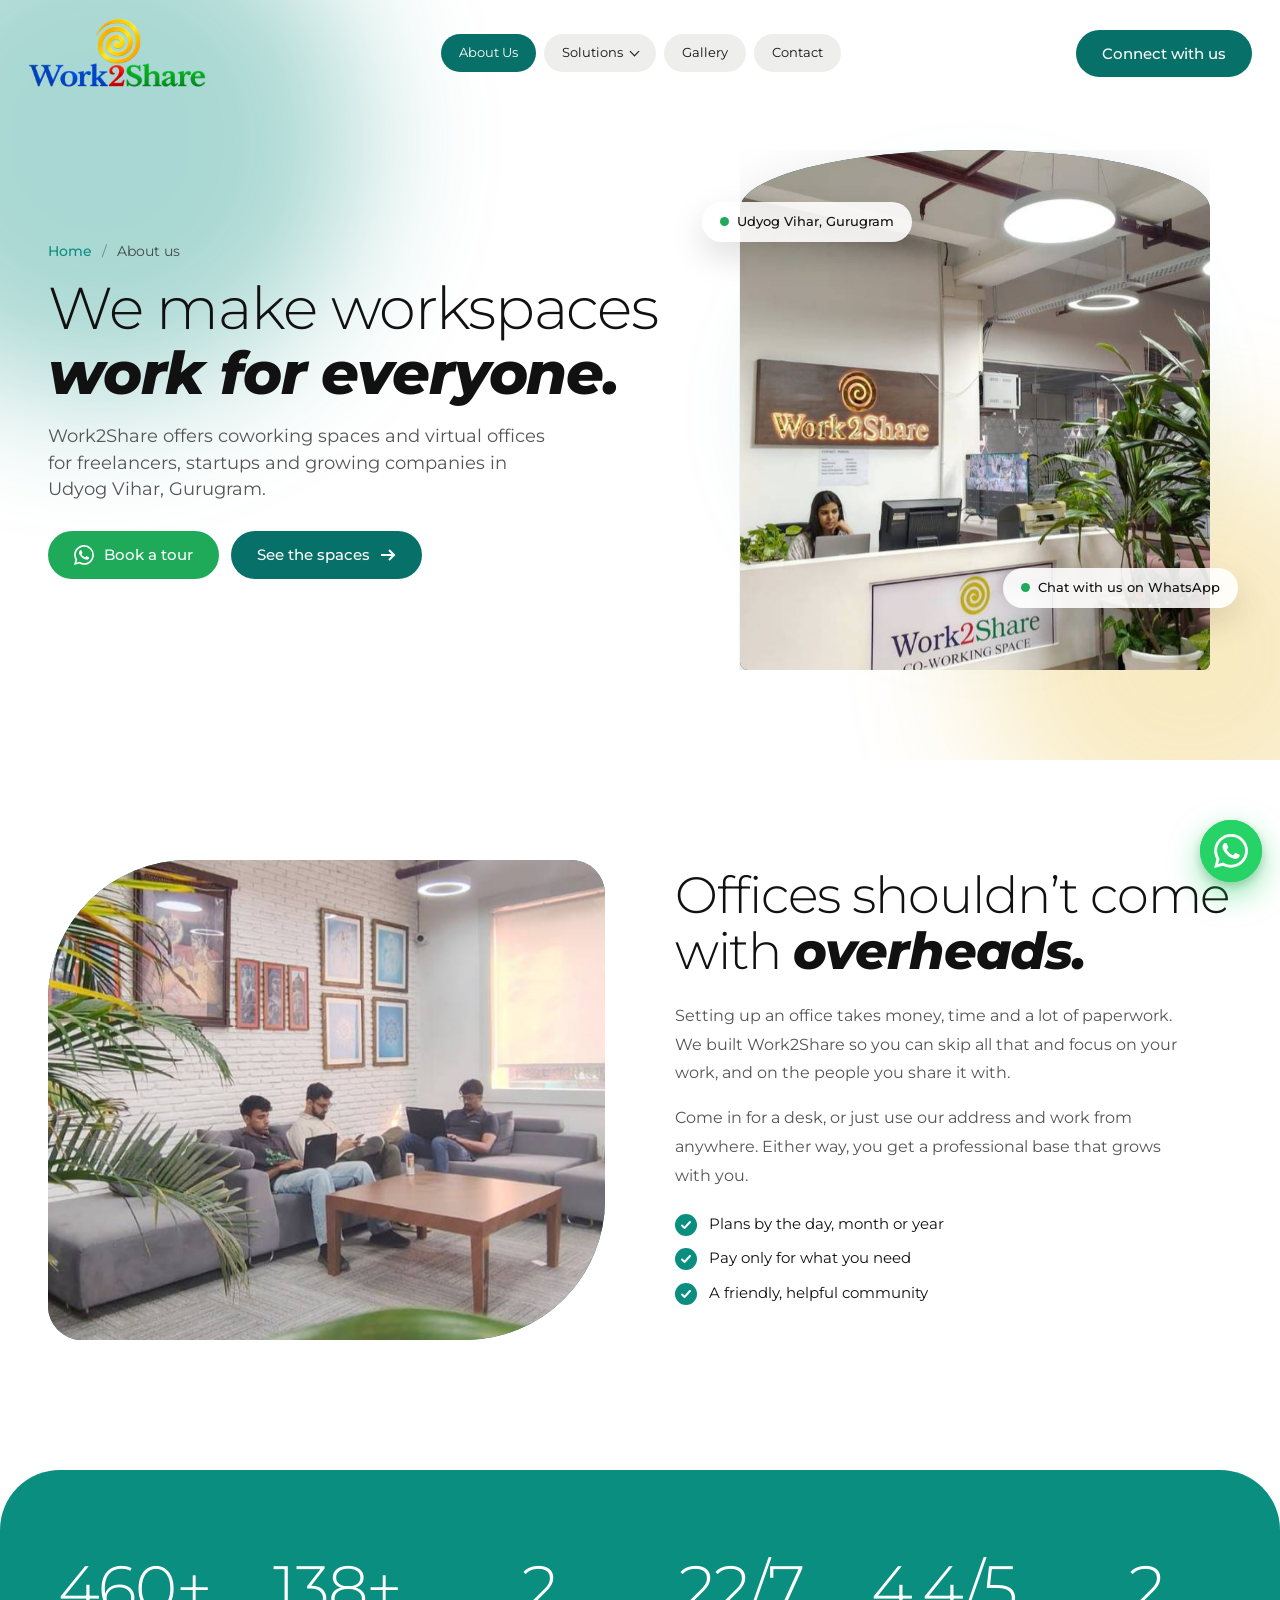
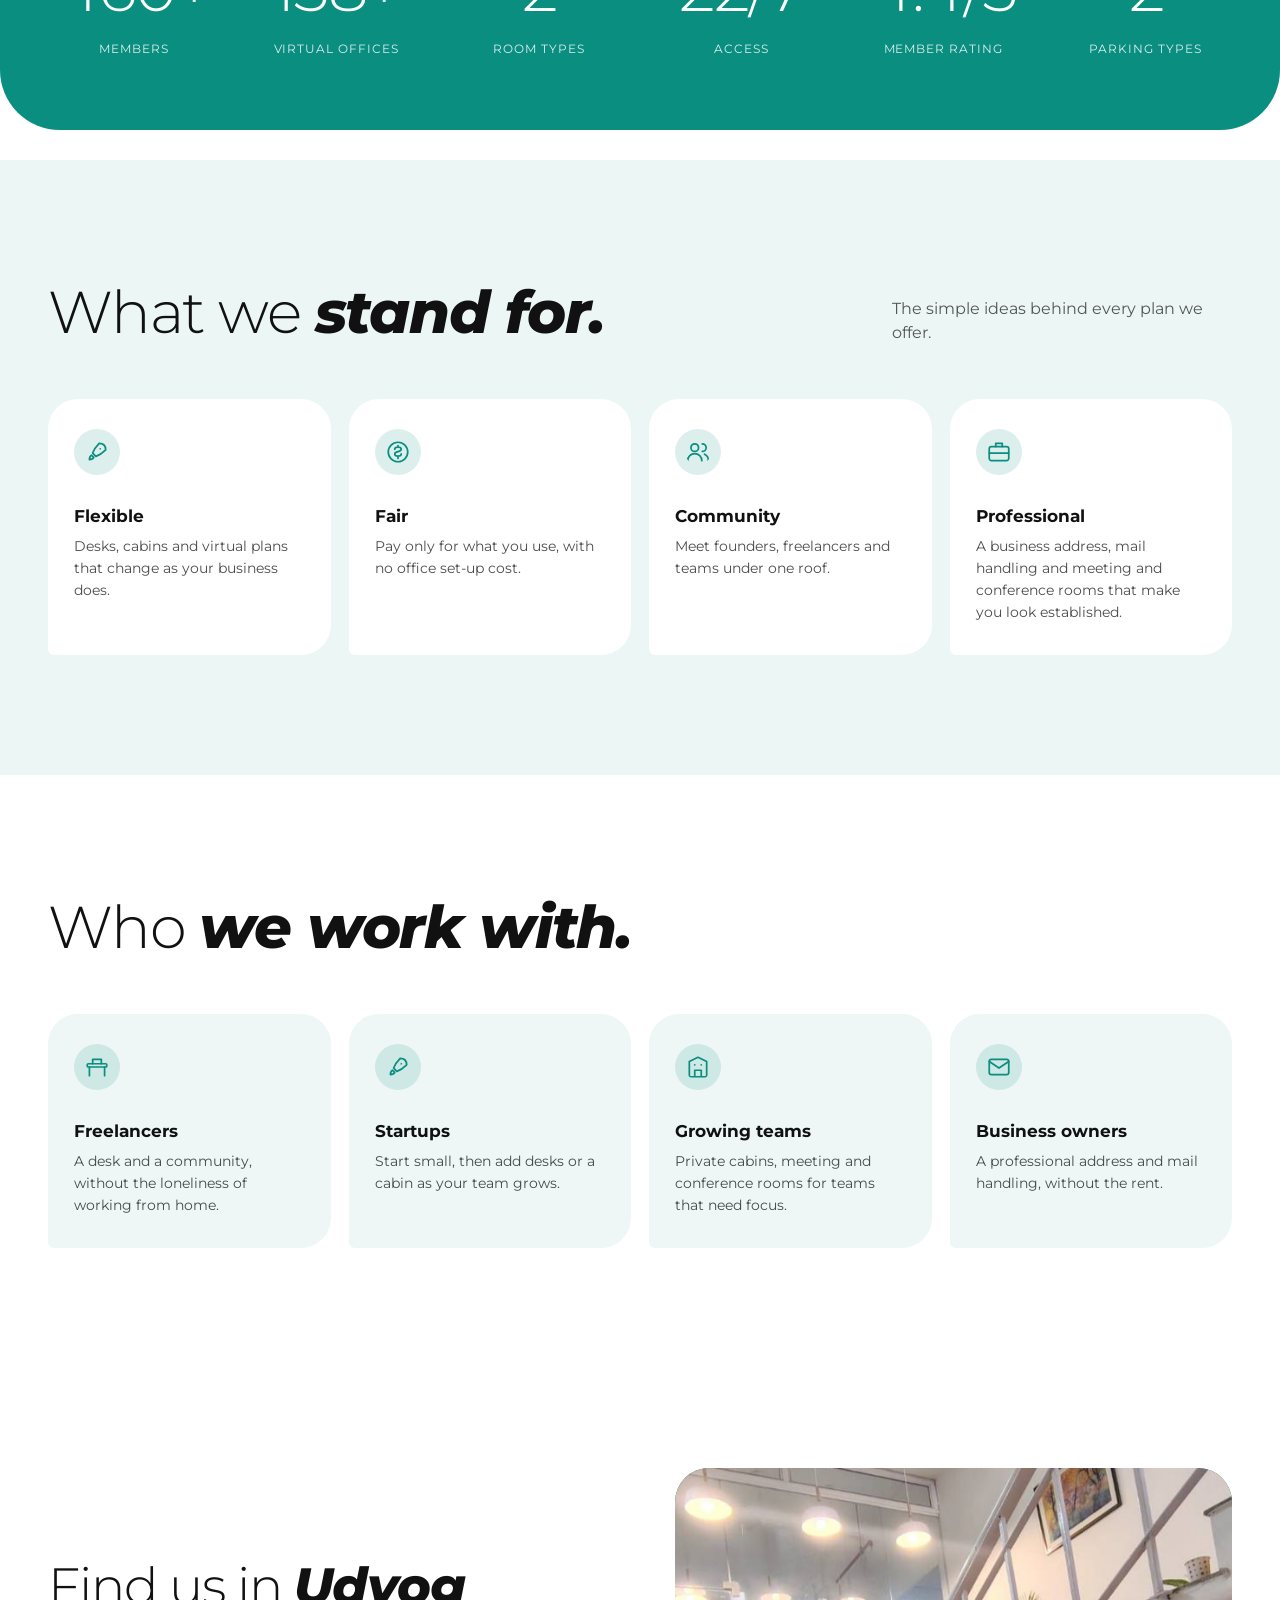
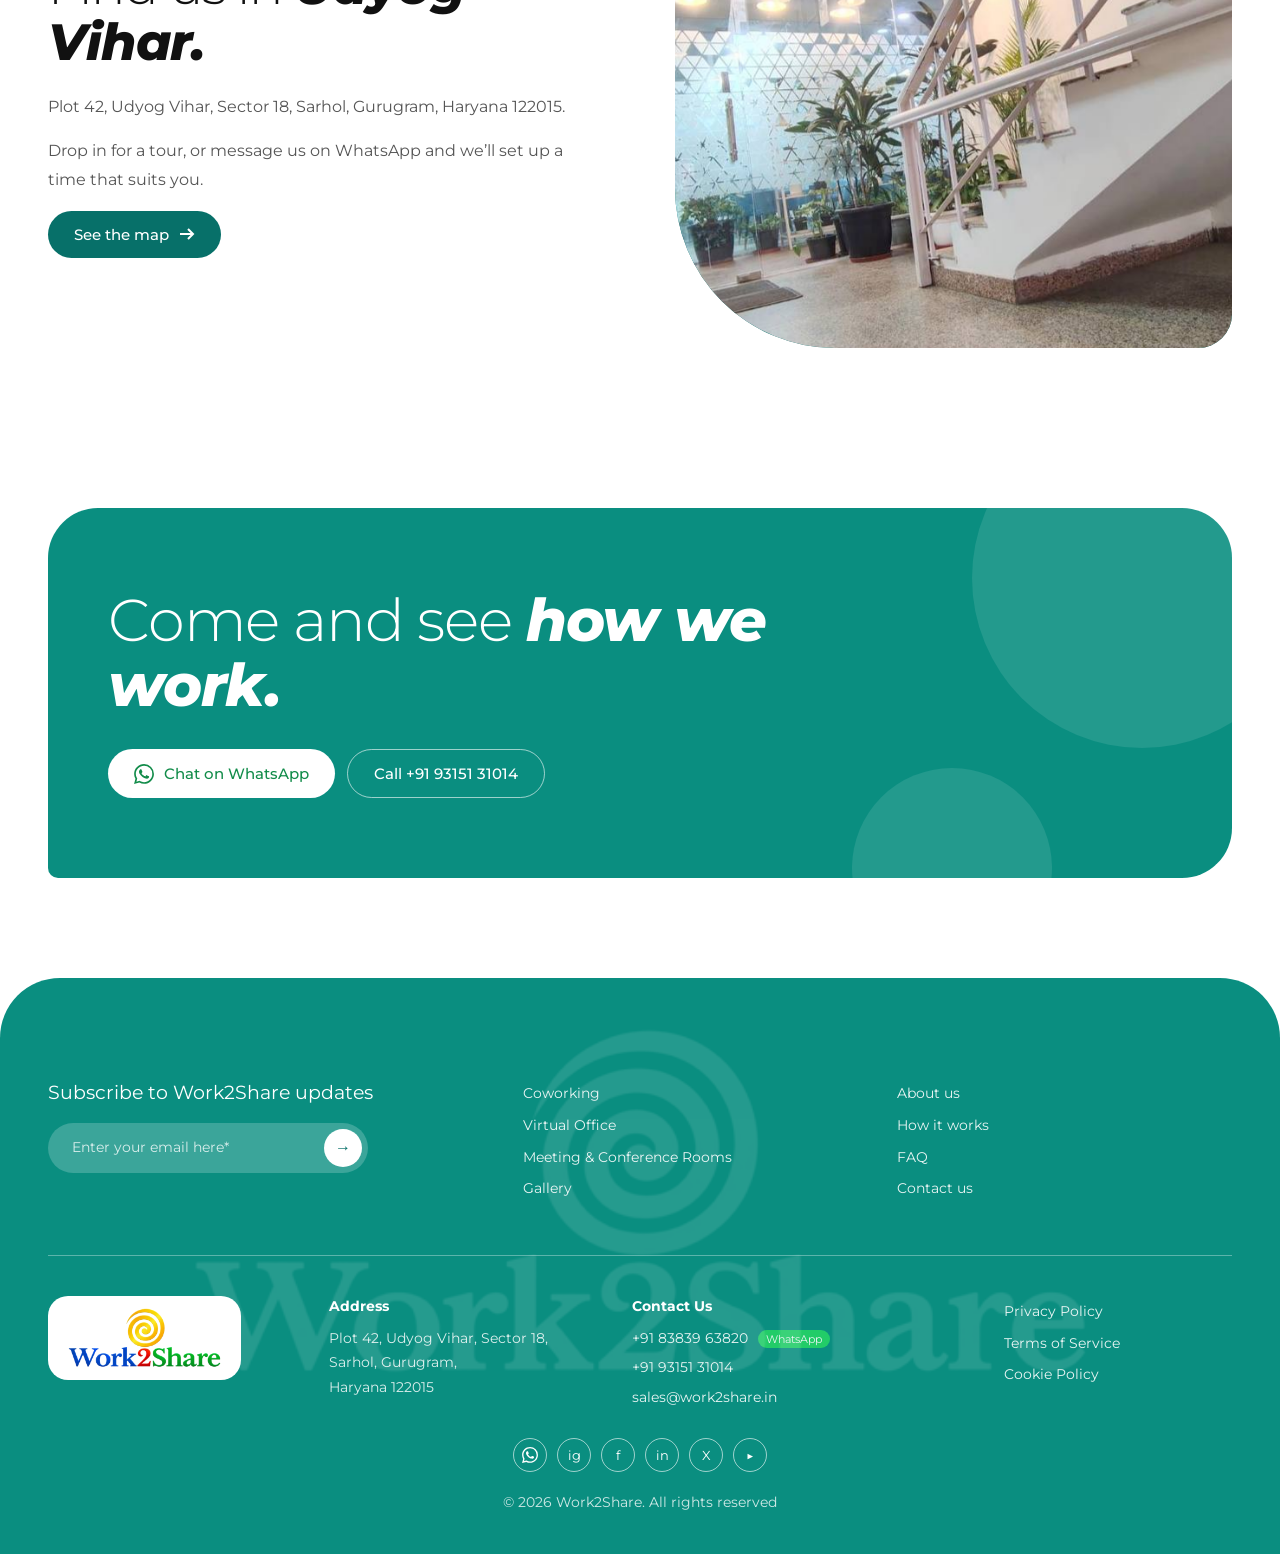
<file: about.html>
<!DOCTYPE html>
<html lang="en">
<head>
<meta charset="utf-8">
<meta name="viewport" content="width=device-width, initial-scale=1, viewport-fit=cover">
<meta name="description" content="Work2Share offers coworking spaces and virtual offices for freelancers, startups and growing companies in Udyog Vihar, Gurugram.">
<title>About Us – Work2Share</title>
<link rel="preconnect" href="https://fonts.googleapis.com"><link rel="preconnect" href="https://fonts.gstatic.com" crossorigin><link rel="stylesheet" href="https://fonts.googleapis.com/css2?family=Montserrat:ital,wght@0,300;0,400;0,500;0,700;0,800;1,700;1,800&display=swap" media="print" onload="this.media='all'"><noscript><link rel="stylesheet" href="https://fonts.googleapis.com/css2?family=Montserrat:ital,wght@0,300;0,400;0,500;0,700;0,800;1,700;1,800&display=swap"></noscript>
<link rel="stylesheet" href="css/style.css?v=20261114">
<link rel="stylesheet" href="css/fx.css?v=20261114">
<link rel="stylesheet" href="css/modal.css?v=20261114">
<link rel="stylesheet" href="css/mobile.css?v=20261116-2">
</head>
<body class="pg">
<div id="bar"></div>
<header id="hd"><div class="nav">
<a class="logo" href="index.html" aria-label="Work2Share home"><img decoding="async" src="assets/logo.webp" alt="Work2Share"></a>
<ul class="pills" id="pl"><li><a href="about.html" aria-current="page">About Us</a></li><li class="dd"><a href="index.html#offer">Solutions</a><ul class="dm"><li><a href="coworking.html">Coworking</a></li><li><a href="virtual-office.html">Virtual Office</a></li><li><a href="meeting-rooms.html">Meeting &amp; Conference Rooms</a></li></ul></li><li><a href="gallery.html">Gallery</a></li><li><a href="contact.html">Contact</a></li></ul>
<div style="display:flex;gap:10px;align-items:center"><a class="btn cta" href="https://wa.me/918383963820?text=Hi%20Work2Share,%20I%20would%20like%20to%20know%20more" target="_blank" rel="noopener"><span>Connect with us</span></a><button class="tog burger" id="bg" aria-label="Menu">☰</button></div>
</div></header>
<main>
<section class="ph-hero"><div class="blob b1"></div><div class="blob b2"></div><div class="wrap phh">
<div><nav class="crumb" aria-label="Breadcrumb"><a href="index.html">Home</a><i>/</i><span>About us</span></nav><h1>We make workspaces <em>work for everyone.</em></h1><p class="lead">Work2Share offers coworking spaces and virtual offices for freelancers, startups and growing companies in Udyog Vihar, Gurugram.</p><div class="hbtns on"><a class="btn wa-b" href="https://wa.me/918383963820?text=Hi%20Work2Share,%20I%20want%20to%20book%20a%20tour" target="_blank" rel="noopener"><svg viewBox="0 0 24 24" fill="currentColor" aria-hidden="true"><path d="M17.472 14.382c-.297-.149-1.758-.867-2.03-.967-.273-.099-.471-.148-.67.15-.197.297-.767.966-.94 1.164-.173.199-.347.223-.644.075-.297-.15-1.255-.463-2.39-1.475-.883-.788-1.48-1.761-1.653-2.059-.173-.297-.018-.458.13-.606.134-.133.298-.347.446-.52.149-.174.198-.298.298-.497.099-.198.05-.371-.025-.52-.075-.149-.669-1.612-.916-2.207-.242-.579-.487-.5-.669-.51-.173-.008-.371-.01-.57-.01-.198 0-.52.074-.792.372-.272.297-1.04 1.016-1.04 2.479 0 1.462 1.065 2.875 1.213 3.074.149.198 2.096 3.2 5.077 4.487.709.306 1.262.489 1.694.625.712.227 1.36.195 1.871.118.571-.085 1.758-.719 2.006-1.413.248-.694.248-1.289.173-1.413-.074-.124-.272-.198-.57-.347m-5.421 7.403h-.004a9.87 9.87 0 01-5.031-1.378l-.361-.214-3.741.982.998-3.648-.235-.374a9.86 9.86 0 01-1.51-5.26c.001-5.45 4.436-9.884 9.888-9.884 2.64 0 5.122 1.03 6.988 2.898a9.825 9.825 0 012.893 6.994c-.003 5.45-4.437 9.884-9.885 9.884m8.413-18.297A11.815 11.815 0 0012.05 0C5.495 0 .16 5.335.157 11.892c0 2.096.547 4.142 1.588 5.945L.057 24l6.305-1.654a11.882 11.882 0 005.683 1.448h.005c6.554 0 11.89-5.335 11.893-11.893a11.821 11.821 0 00-3.48-8.413z"/></svg><span>Book a tour</span></a><a class="btn" href="gallery.html"><span>See the spaces</span><svg viewBox="0 0 16 16" fill="none" stroke="currentColor" stroke-width="2"><path d="M1 8h13M9 3l5 5-5 5"/></svg></a></div></div>
<div class="phv"><figure class="pimg archi"><img decoding="async" data-g="assets/gallery/6" alt="" loading="lazy"></figure><div class="chip-f c1"><i></i>Udyog Vihar, Gurugram</div><a class="chip-f c2" href="https://wa.me/918383963820" target="_blank" rel="noopener"><i></i>Chat with us on WhatsApp</a></div></div></section><section class="split"><div class="wrap sp"><div class="rv"><figure class="pimg leafsh"><img decoding="async" data-g="assets/gallery/9" alt="" loading="lazy"></figure></div><div class="rv"><h2>Offices shouldn’t come with <em>overheads.</em></h2><p>Setting up an office takes money, time and a lot of paperwork. We built Work2Share so you can skip all that and focus on your work, and on the people you share it with.</p><p>Come in for a desk, or just use our address and work from anywhere. Either way, you get a professional base that grows with you.</p><ul class="ticks"><li>Plans by the day, month or year</li><li>Pay only for what you need</li><li>A friendly, helpful community</li></ul></div></div></section><section class="sband"><div class="wrap"><div class="sb"><div class="rv"><b data-n="500" data-d="0" data-s="+">0</b><span>MEMBERS</span></div><div class="rv"><b data-n="150" data-d="0" data-s="+">0</b><span>VIRTUAL OFFICES</span></div><div class="rv"><b data-n="2" data-d="0" data-s="">0</b><span>ROOM TYPES</span></div><div class="rv"><b data-n="24" data-d="0" data-s="/7">0</b><span>ACCESS</span></div><div class="rv"><b data-n="4.8" data-d="1" data-s="/5">0</b><span>MEMBER RATING</span></div><div class="rv"><b data-n="2" data-d="0" data-s="">0</b><span>PARKING TYPES</span></div></div></div></section><section class="amen"><div class="wrap"><div class="amh rv"><h2>What we <em>stand for.</em></h2><p>The simple ideas behind every plan we offer.</p></div><div class="agrid c4"><article class="at rv" style="--d:0.0s"><svg viewBox="0 0 24 24" fill="none" stroke="currentColor" stroke-width="1.6" stroke-linecap="round" stroke-linejoin="round" aria-hidden="true"><path d="M5 19c0-3 2-4 2-4l2 2s-1 2-4 2zM14 4c4 0 6 2 6 6-3 3-6 5-9 6l-3-3c1-3 3-6 6-9zM15 9h.01"/></svg><h3>Flexible</h3><p>Desks, cabins and virtual plans that change as your business does.</p></article><article class="at rv" style="--d:0.07s"><svg viewBox="0 0 24 24" fill="none" stroke="currentColor" stroke-width="1.6" stroke-linecap="round" stroke-linejoin="round" aria-hidden="true"><circle cx="12" cy="12" r="9"/><path d="M9 9.5c0-1.4 1.3-2 3-2s3 .7 3 2-1.3 1.8-3 2.2-3 .8-3 2.1 1.3 2 3 2 3-.6 3-2M12 6v1.5M12 16.5V18"/></svg><h3>Fair</h3><p>Pay only for what you use, with no office set-up cost.</p></article><article class="at rv" style="--d:0.14s"><svg viewBox="0 0 24 24" fill="none" stroke="currentColor" stroke-width="1.6" stroke-linecap="round" stroke-linejoin="round" aria-hidden="true"><circle cx="9" cy="8" r="3.5"/><path d="M2.5 20a6.5 6.5 0 0 1 13 0M16 4.5a3.5 3.5 0 0 1 0 7M18 14a6 6 0 0 1 3.5 6"/></svg><h3>Community</h3><p>Meet founders, freelancers and teams under one roof.</p></article><article class="at rv" style="--d:0.21000000000000002s"><svg viewBox="0 0 24 24" fill="none" stroke="currentColor" stroke-width="1.6" stroke-linecap="round" stroke-linejoin="round" aria-hidden="true"><rect x="3" y="7" width="18" height="13" rx="2"/><path d="M9 7V4h6v3M3 13h18"/></svg><h3>Professional</h3><p>A business address, mail handling and meeting and conference rooms that make you look established.</p></article></div></div></section><section class="amen plain"><div class="wrap"><div class="amh rv"><h2>Who <em>we work with.</em></h2></div><div class="agrid c4"><article class="at rv" style="--d:0.0s"><svg viewBox="0 0 24 24" fill="none" stroke="currentColor" stroke-width="1.6" stroke-linecap="round" stroke-linejoin="round" aria-hidden="true"><rect x="3" y="9" width="18" height="3" rx="1"/><path d="M5 12v8M19 12v8M8 9V5h8v4"/></svg><h3>Freelancers</h3><p>A desk and a community, without the loneliness of working from home.</p></article><article class="at rv" style="--d:0.07s"><svg viewBox="0 0 24 24" fill="none" stroke="currentColor" stroke-width="1.6" stroke-linecap="round" stroke-linejoin="round" aria-hidden="true"><path d="M5 19c0-3 2-4 2-4l2 2s-1 2-4 2zM14 4c4 0 6 2 6 6-3 3-6 5-9 6l-3-3c1-3 3-6 6-9zM15 9h.01"/></svg><h3>Startups</h3><p>Start small, then add desks or a cabin as your team grows.</p></article><article class="at rv" style="--d:0.14s"><svg viewBox="0 0 24 24" fill="none" stroke="currentColor" stroke-width="1.6" stroke-linecap="round" stroke-linejoin="round" aria-hidden="true"><path d="M4 21V7l8-4 8 4v14zM9 21v-6h6v6M9 10h.01M15 10h.01"/></svg><h3>Growing teams</h3><p>Private cabins, meeting and conference rooms for teams that need focus.</p></article><article class="at rv" style="--d:0.21000000000000002s"><svg viewBox="0 0 24 24" fill="none" stroke="currentColor" stroke-width="1.6" stroke-linecap="round" stroke-linejoin="round" aria-hidden="true"><rect x="3" y="5" width="18" height="14" rx="2"/><path d="m3 7 9 6 9-6"/></svg><h3>Business owners</h3><p>A professional address and mail handling, without the rent.</p></article></div></div></section><section class="split rev"><div class="wrap sp"><div class="rv"><figure class="pimg blobby"><img decoding="async" data-g="assets/gallery/12" alt="" loading="lazy"></figure></div><div class="rv"><h2>Find us in <em>Udyog Vihar.</em></h2><p>Plot 42, Udyog Vihar, Sector 18, Sarhol, Gurugram, Haryana 122015.</p><p>Drop in for a tour, or message us on WhatsApp and we’ll set up a time that suits you.</p><a class="btn" href="contact.html"><span>See the map</span><svg viewBox="0 0 16 16" fill="none" stroke="currentColor" stroke-width="2"><path d="M1 8h13M9 3l5 5-5 5"/></svg></a></div></div></section><section class="bigcta"><div class="wrap"><div class="bc rv"><h2>Come and see <em>how we work.</em></h2><div class="hbtns on"><a class="btn wht wa-b2" href="https://wa.me/918383963820?text=Hi%20Work2Share,%20I%20want%20to%20book%20a%20tour" target="_blank" rel="noopener"><svg viewBox="0 0 24 24" fill="currentColor" aria-hidden="true"><path d="M17.472 14.382c-.297-.149-1.758-.867-2.03-.967-.273-.099-.471-.148-.67.15-.197.297-.767.966-.94 1.164-.173.199-.347.223-.644.075-.297-.15-1.255-.463-2.39-1.475-.883-.788-1.48-1.761-1.653-2.059-.173-.297-.018-.458.13-.606.134-.133.298-.347.446-.52.149-.174.198-.298.298-.497.099-.198.05-.371-.025-.52-.075-.149-.669-1.612-.916-2.207-.242-.579-.487-.5-.669-.51-.173-.008-.371-.01-.57-.01-.198 0-.52.074-.792.372-.272.297-1.04 1.016-1.04 2.479 0 1.462 1.065 2.875 1.213 3.074.149.198 2.096 3.2 5.077 4.487.709.306 1.262.489 1.694.625.712.227 1.36.195 1.871.118.571-.085 1.758-.719 2.006-1.413.248-.694.248-1.289.173-1.413-.074-.124-.272-.198-.57-.347m-5.421 7.403h-.004a9.87 9.87 0 01-5.031-1.378l-.361-.214-3.741.982.998-3.648-.235-.374a9.86 9.86 0 01-1.51-5.26c.001-5.45 4.436-9.884 9.888-9.884 2.64 0 5.122 1.03 6.988 2.898a9.825 9.825 0 012.893 6.994c-.003 5.45-4.437 9.884-9.885 9.884m8.413-18.297A11.815 11.815 0 0012.05 0C5.495 0 .16 5.335.157 11.892c0 2.096.547 4.142 1.588 5.945L.057 24l6.305-1.654a11.882 11.882 0 005.683 1.448h.005c6.554 0 11.89-5.335 11.893-11.893a11.821 11.821 0 00-3.48-8.413z"/></svg><span>Chat on WhatsApp</span></a><a class="btn ghost" href="tel:+919315131014"><span>Call +91 93151 31014</span></a></div><span class="orb o1"></span><span class="orb o2"></span></div></div></section>
</main>
<footer id="footer"><div class="wrap">
<div class="fg"><div><p style="font-size:1.2rem">Subscribe to Work2Share updates</p><form class="nl" onsubmit="return false"><input placeholder="Enter your email here*" aria-label="Email"><button aria-label="Subscribe">→</button></form></div>
<div><a href="coworking.html">Coworking</a><a href="virtual-office.html">Virtual Office</a><a href="meeting-rooms.html">Meeting &amp; Conference Rooms</a><a href="gallery.html">Gallery</a></div><div><a href="about.html">About us</a><a href="index.html#how">How it works</a><a href="faq.html">FAQ</a><a href="contact.html">Contact us</a></div></div>
<div class="f2"><a class="flogo" href="index.html#top"><img decoding="async" src="assets/logo.webp" alt="Work2Share"></a><div><strong>Address</strong><p class="fa">Plot 42, Udyog Vihar, Sector 18,<br>Sarhol, Gurugram,<br>Haryana 122015</p></div><div class="fcon"><strong>Contact Us</strong><a href="https://wa.me/918383963820" target="_blank" rel="noopener">+91 83839 63820 <small>WhatsApp</small></a><a href="tel:+919315131014">+91 93151 31014</a><a href="mailto:sales@work2share.in">sales@work2share.in</a></div><div><a href="#">Privacy Policy</a><a href="#">Terms of Service</a><a href="#">Cookie Policy</a></div></div>
<div class="big" aria-hidden="true"><img decoding="async" src="assets/logo.webp" alt=""></div>
<div class="soc"><a href="https://wa.me/918383963820" target="_blank" rel="noopener" aria-label="WhatsApp"><svg viewBox="0 0 24 24" fill="currentColor" aria-hidden="true"><path d="M17.472 14.382c-.297-.149-1.758-.867-2.03-.967-.273-.099-.471-.148-.67.15-.197.297-.767.966-.94 1.164-.173.199-.347.223-.644.075-.297-.15-1.255-.463-2.39-1.475-.883-.788-1.48-1.761-1.653-2.059-.173-.297-.018-.458.13-.606.134-.133.298-.347.446-.52.149-.174.198-.298.298-.497.099-.198.05-.371-.025-.52-.075-.149-.669-1.612-.916-2.207-.242-.579-.487-.5-.669-.51-.173-.008-.371-.01-.57-.01-.198 0-.52.074-.792.372-.272.297-1.04 1.016-1.04 2.479 0 1.462 1.065 2.875 1.213 3.074.149.198 2.096 3.2 5.077 4.487.709.306 1.262.489 1.694.625.712.227 1.36.195 1.871.118.571-.085 1.758-.719 2.006-1.413.248-.694.248-1.289.173-1.413-.074-.124-.272-.198-.57-.347m-5.421 7.403h-.004a9.87 9.87 0 01-5.031-1.378l-.361-.214-3.741.982.998-3.648-.235-.374a9.86 9.86 0 01-1.51-5.26c.001-5.45 4.436-9.884 9.888-9.884 2.64 0 5.122 1.03 6.988 2.898a9.825 9.825 0 012.893 6.994c-.003 5.45-4.437 9.884-9.885 9.884m8.413-18.297A11.815 11.815 0 0012.05 0C5.495 0 .16 5.335.157 11.892c0 2.096.547 4.142 1.588 5.945L.057 24l6.305-1.654a11.882 11.882 0 005.683 1.448h.005c6.554 0 11.89-5.335 11.893-11.893a11.821 11.821 0 00-3.48-8.413z"/></svg></a><a href="#" aria-label="Instagram">ig</a><a href="#" aria-label="Facebook">f</a><a href="#" aria-label="LinkedIn">in</a><a href="#" aria-label="X">X</a><a href="#" aria-label="YouTube">▶</a></div><p style="text-align:center;opacity:.8;margin-top:20px">© 2026 Work2Share. All rights reserved</p>
</div></footer>
<script src="js/page.js?v=20261116" defer></script>
<script src="js/common.js?v=20261116" defer></script>
<script src="js/fx.js?v=20261116-3" defer></script>
<script src="js/modal.js?v=20261114" defer></script>
<script src="js/mobile.js?v=20261116" defer></script>
</body>
</html>
</file>
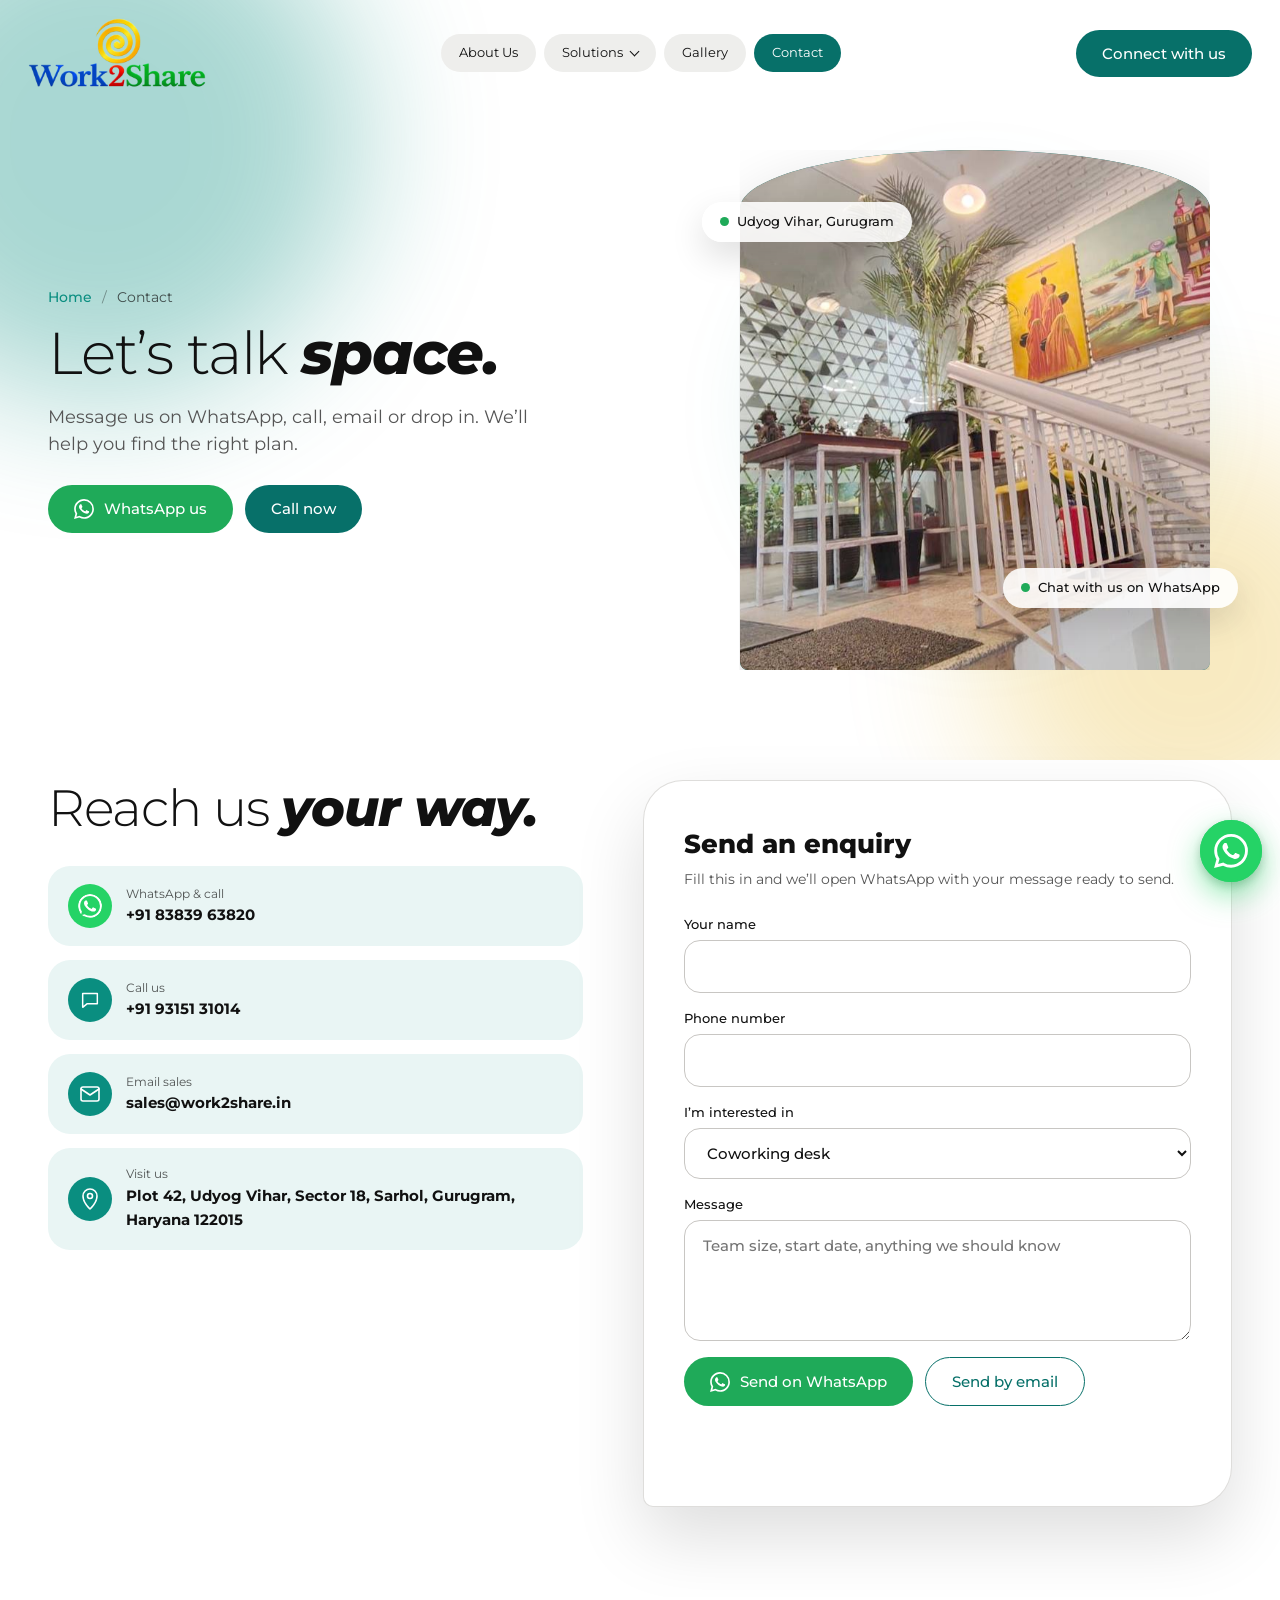
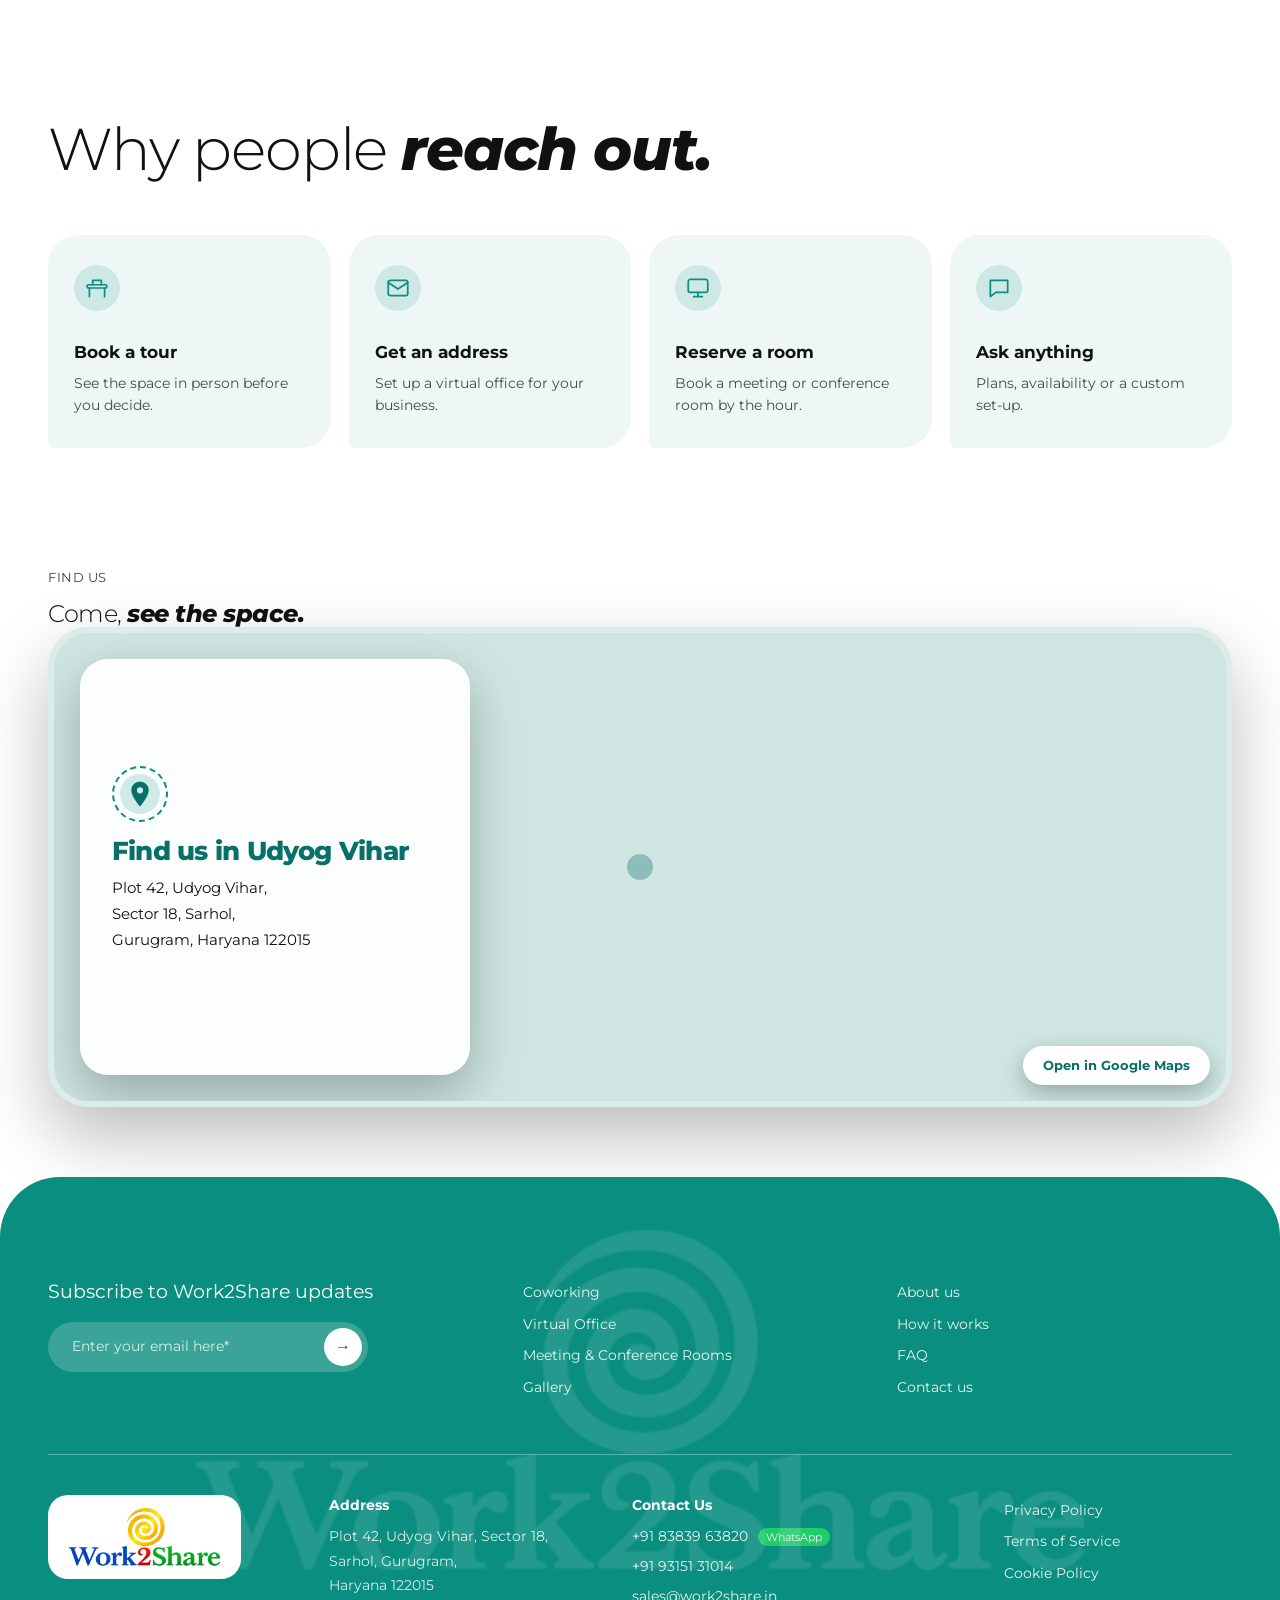
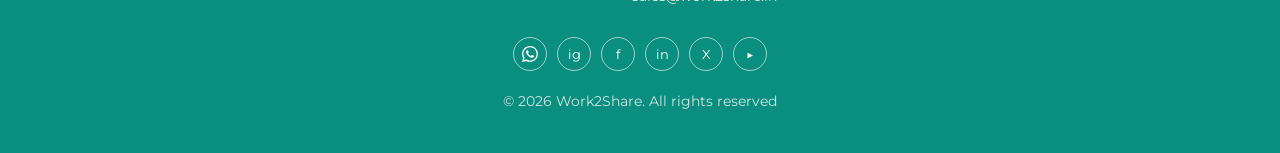
<file: contact.html>
<!DOCTYPE html>
<html lang="en">
<head>
<meta charset="utf-8">
<meta name="viewport" content="width=device-width, initial-scale=1, viewport-fit=cover">
<meta name="description" content="Contact Work2Share in Udyog Vihar, Gurugram by WhatsApp, phone or email.">
<title>Contact – Work2Share</title>
<link rel="preconnect" href="https://fonts.googleapis.com"><link rel="preconnect" href="https://fonts.gstatic.com" crossorigin><link rel="stylesheet" href="https://fonts.googleapis.com/css2?family=Montserrat:ital,wght@0,300;0,400;0,500;0,700;0,800;1,700;1,800&display=swap" media="print" onload="this.media='all'"><noscript><link rel="stylesheet" href="https://fonts.googleapis.com/css2?family=Montserrat:ital,wght@0,300;0,400;0,500;0,700;0,800;1,700;1,800&display=swap"></noscript>
<link rel="stylesheet" href="css/style.css?v=20261114">
<link rel="stylesheet" href="css/fx.css?v=20261114">
<link rel="stylesheet" href="css/modal.css?v=20261114">
<link rel="stylesheet" href="css/mobile.css?v=20261116-2">
</head>
<body class="pg">
<div id="bar"></div>
<header id="hd"><div class="nav">
<a class="logo" href="index.html" aria-label="Work2Share home"><img decoding="async" src="assets/logo.webp" alt="Work2Share"></a>
<ul class="pills" id="pl"><li><a href="about.html">About Us</a></li><li class="dd"><a href="index.html#offer">Solutions</a><ul class="dm"><li><a href="coworking.html">Coworking</a></li><li><a href="virtual-office.html">Virtual Office</a></li><li><a href="meeting-rooms.html">Meeting &amp; Conference Rooms</a></li></ul></li><li><a href="gallery.html">Gallery</a></li><li><a href="contact.html" aria-current="page">Contact</a></li></ul>
<div style="display:flex;gap:10px;align-items:center"><a class="btn cta" href="https://wa.me/918383963820?text=Hi%20Work2Share,%20I%20would%20like%20to%20know%20more" target="_blank" rel="noopener"><span>Connect with us</span></a><button class="tog burger" id="bg" aria-label="Menu">☰</button></div>
</div></header>
<main>
<section class="ph-hero"><div class="blob b1"></div><div class="blob b2"></div><div class="wrap phh">
<div><nav class="crumb" aria-label="Breadcrumb"><a href="index.html">Home</a><i>/</i><span>Contact</span></nav><h1>Let’s talk <em>space.</em></h1><p class="lead">Message us on WhatsApp, call, email or drop in. We’ll help you find the right plan.</p><div class="hbtns on"><a class="btn wa-b" href="https://wa.me/918383963820?text=Hi%20Work2Share,%20I%20would%20like%20to%20know%20more" target="_blank" rel="noopener"><svg viewBox="0 0 24 24" fill="currentColor" aria-hidden="true"><path d="M17.472 14.382c-.297-.149-1.758-.867-2.03-.967-.273-.099-.471-.148-.67.15-.197.297-.767.966-.94 1.164-.173.199-.347.223-.644.075-.297-.15-1.255-.463-2.39-1.475-.883-.788-1.48-1.761-1.653-2.059-.173-.297-.018-.458.13-.606.134-.133.298-.347.446-.52.149-.174.198-.298.298-.497.099-.198.05-.371-.025-.52-.075-.149-.669-1.612-.916-2.207-.242-.579-.487-.5-.669-.51-.173-.008-.371-.01-.57-.01-.198 0-.52.074-.792.372-.272.297-1.04 1.016-1.04 2.479 0 1.462 1.065 2.875 1.213 3.074.149.198 2.096 3.2 5.077 4.487.709.306 1.262.489 1.694.625.712.227 1.36.195 1.871.118.571-.085 1.758-.719 2.006-1.413.248-.694.248-1.289.173-1.413-.074-.124-.272-.198-.57-.347m-5.421 7.403h-.004a9.87 9.87 0 01-5.031-1.378l-.361-.214-3.741.982.998-3.648-.235-.374a9.86 9.86 0 01-1.51-5.26c.001-5.45 4.436-9.884 9.888-9.884 2.64 0 5.122 1.03 6.988 2.898a9.825 9.825 0 012.893 6.994c-.003 5.45-4.437 9.884-9.885 9.884m8.413-18.297A11.815 11.815 0 0012.05 0C5.495 0 .16 5.335.157 11.892c0 2.096.547 4.142 1.588 5.945L.057 24l6.305-1.654a11.882 11.882 0 005.683 1.448h.005c6.554 0 11.89-5.335 11.893-11.893a11.821 11.821 0 00-3.48-8.413z"/></svg><span>WhatsApp us</span></a><a class="btn" href="tel:+919315131014"><span>Call now</span></a></div></div>
<div class="phv"><figure class="pimg archi"><img decoding="async" data-g="assets/gallery/24" alt="" loading="lazy"></figure><div class="chip-f c1"><i></i>Udyog Vihar, Gurugram</div><a class="chip-f c2" href="https://wa.me/918383963820" target="_blank" rel="noopener"><i></i>Chat with us on WhatsApp</a></div></div></section><section class="cpage"><div class="wrap cp">
<div class="rv"><h2>Reach us <em>your way.</em></h2>
<div class="ccards one">
<a class="cc wa" href="https://wa.me/918383963820?text=Hi%20Work2Share,%20I%20would%20like%20to%20know%20more" target="_blank" rel="noopener"><svg viewBox="0 0 24 24" fill="currentColor" aria-hidden="true"><path d="M17.472 14.382c-.297-.149-1.758-.867-2.03-.967-.273-.099-.471-.148-.67.15-.197.297-.767.966-.94 1.164-.173.199-.347.223-.644.075-.297-.15-1.255-.463-2.39-1.475-.883-.788-1.48-1.761-1.653-2.059-.173-.297-.018-.458.13-.606.134-.133.298-.347.446-.52.149-.174.198-.298.298-.497.099-.198.05-.371-.025-.52-.075-.149-.669-1.612-.916-2.207-.242-.579-.487-.5-.669-.51-.173-.008-.371-.01-.57-.01-.198 0-.52.074-.792.372-.272.297-1.04 1.016-1.04 2.479 0 1.462 1.065 2.875 1.213 3.074.149.198 2.096 3.2 5.077 4.487.709.306 1.262.489 1.694.625.712.227 1.36.195 1.871.118.571-.085 1.758-.719 2.006-1.413.248-.694.248-1.289.173-1.413-.074-.124-.272-.198-.57-.347m-5.421 7.403h-.004a9.87 9.87 0 01-5.031-1.378l-.361-.214-3.741.982.998-3.648-.235-.374a9.86 9.86 0 01-1.51-5.26c.001-5.45 4.436-9.884 9.888-9.884 2.64 0 5.122 1.03 6.988 2.898a9.825 9.825 0 012.893 6.994c-.003 5.45-4.437 9.884-9.885 9.884m8.413-18.297A11.815 11.815 0 0012.05 0C5.495 0 .16 5.335.157 11.892c0 2.096.547 4.142 1.588 5.945L.057 24l6.305-1.654a11.882 11.882 0 005.683 1.448h.005c6.554 0 11.89-5.335 11.893-11.893a11.821 11.821 0 00-3.48-8.413z"/></svg><div><small>WhatsApp &amp; call</small><b>+91 83839 63820</b></div></a>
<a class="cc" href="tel:+919315131014"><svg class="x" viewBox="0 0 24 24" fill="none" stroke="currentColor" stroke-width="1.6" stroke-linecap="round" stroke-linejoin="round" aria-hidden="true"><path d="M4 5h16v11H9l-5 4z"/></svg><div><small>Call us</small><b>+91 93151 31014</b></div></a>
<a class="cc" href="mailto:sales@work2share.in"><svg viewBox="0 0 24 24" fill="none" stroke="currentColor" stroke-width="1.6" stroke-linecap="round" stroke-linejoin="round" aria-hidden="true"><rect x="3" y="5" width="18" height="14" rx="2"/><path d="m3 7 9 6 9-6"/></svg><div><small>Email sales</small><b>sales@work2share.in</b></div></a>
<a class="cc" href="https://www.google.com/maps/search/?api=1&query=Udyog+Vihar+Plot+42+Sector+18+Gurugram+Haryana+122015" target="_blank" rel="noopener"><svg viewBox="0 0 24 24" fill="none" stroke="currentColor" stroke-width="1.6" stroke-linecap="round" stroke-linejoin="round" aria-hidden="true"><path d="M12 22s7-6.5 7-13a7 7 0 0 0-14 0c0 6.5 7 13 7 13z"/><circle cx="12" cy="9" r="2.5"/></svg><div><small>Visit us</small><b>Plot 42, Udyog Vihar, Sector 18, Sarhol, Gurugram, Haryana 122015</b></div></a>
</div></div>
<form class="cform rv" id="cf" novalidate><h3>Send an enquiry</h3><p>Fill this in and we’ll open WhatsApp with your message ready to send.</p>
<label>Your name<input name="n" required autocomplete="name"></label>
<label>Phone number<input name="p" type="tel" required autocomplete="tel"></label>
<label>I’m interested in<select name="t"><option>Coworking desk</option><option>Private cabin</option><option>Virtual office</option><option>Meeting room</option><option>A custom plan</option><option>Something else</option></select></label>
<label>Message<textarea name="m" rows="4" placeholder="Team size, start date, anything we should know"></textarea></label>
<div class="fb"><button class="btn wa-b" type="submit"><svg viewBox="0 0 24 24" fill="currentColor" aria-hidden="true"><path d="M17.472 14.382c-.297-.149-1.758-.867-2.03-.967-.273-.099-.471-.148-.67.15-.197.297-.767.966-.94 1.164-.173.199-.347.223-.644.075-.297-.15-1.255-.463-2.39-1.475-.883-.788-1.48-1.761-1.653-2.059-.173-.297-.018-.458.13-.606.134-.133.298-.347.446-.52.149-.174.198-.298.298-.497.099-.198.05-.371-.025-.52-.075-.149-.669-1.612-.916-2.207-.242-.579-.487-.5-.669-.51-.173-.008-.371-.01-.57-.01-.198 0-.52.074-.792.372-.272.297-1.04 1.016-1.04 2.479 0 1.462 1.065 2.875 1.213 3.074.149.198 2.096 3.2 5.077 4.487.709.306 1.262.489 1.694.625.712.227 1.36.195 1.871.118.571-.085 1.758-.719 2.006-1.413.248-.694.248-1.289.173-1.413-.074-.124-.272-.198-.57-.347m-5.421 7.403h-.004a9.87 9.87 0 01-5.031-1.378l-.361-.214-3.741.982.998-3.648-.235-.374a9.86 9.86 0 01-1.51-5.26c.001-5.45 4.436-9.884 9.888-9.884 2.64 0 5.122 1.03 6.988 2.898a9.825 9.825 0 012.893 6.994c-.003 5.45-4.437 9.884-9.885 9.884m8.413-18.297A11.815 11.815 0 0012.05 0C5.495 0 .16 5.335.157 11.892c0 2.096.547 4.142 1.588 5.945L.057 24l6.305-1.654a11.882 11.882 0 005.683 1.448h.005c6.554 0 11.89-5.335 11.893-11.893a11.821 11.821 0 00-3.48-8.413z"/></svg><span>Send on WhatsApp</span></button><button class="btn ghost2" type="button" id="cmail"><span>Send by email</span></button></div><p class="fmsg" id="fmsg" role="status"></p></form>
</div></section><section class="amen plain"><div class="wrap"><div class="amh rv"><h2>Why people <em>reach out.</em></h2></div><div class="agrid c4"><article class="at rv" style="--d:0.0s"><svg viewBox="0 0 24 24" fill="none" stroke="currentColor" stroke-width="1.6" stroke-linecap="round" stroke-linejoin="round" aria-hidden="true"><rect x="3" y="9" width="18" height="3" rx="1"/><path d="M5 12v8M19 12v8M8 9V5h8v4"/></svg><h3>Book a tour</h3><p>See the space in person before you decide.</p></article><article class="at rv" style="--d:0.07s"><svg viewBox="0 0 24 24" fill="none" stroke="currentColor" stroke-width="1.6" stroke-linecap="round" stroke-linejoin="round" aria-hidden="true"><rect x="3" y="5" width="18" height="14" rx="2"/><path d="m3 7 9 6 9-6"/></svg><h3>Get an address</h3><p>Set up a virtual office for your business.</p></article><article class="at rv" style="--d:0.14s"><svg viewBox="0 0 24 24" fill="none" stroke="currentColor" stroke-width="1.6" stroke-linecap="round" stroke-linejoin="round" aria-hidden="true"><rect x="3" y="4" width="18" height="12" rx="2"/><path d="M8 20h8M12 16v4"/></svg><h3>Reserve a room</h3><p>Book a meeting or conference room by the hour.</p></article><article class="at rv" style="--d:0.21000000000000002s"><svg viewBox="0 0 24 24" fill="none" stroke="currentColor" stroke-width="1.6" stroke-linecap="round" stroke-linejoin="round" aria-hidden="true"><path d="M4 5h16v11H9l-5 4z"/></svg><h3>Ask anything</h3><p>Plans, availability or a custom set-up.</p></article></div></div></section>
<section class="locsec" id="location"><div class="wrap"><div class="rv lochead"><span class="eyebrow">FIND US</span><h2>Come, <em>see the space.</em></h2></div><div class="loc rv"><div class="mapfull">
<div class="mapbox"><iframe title="Work2Share location on Google Maps" loading="lazy" referrerpolicy="no-referrer-when-downgrade" src="https://www.google.com/maps?q=Udyog+Vihar+Plot+42+Sector+18+Gurugram+Haryana+122015&amp;z=16&amp;output=embed"></iframe><span class="pulse" aria-hidden="true"></span><a class="mapopen" href="https://www.google.com/maps/search/?api=1&query=Udyog+Vihar+Plot+42+Sector+18+Gurugram+Haryana+122015" target="_blank" rel="noopener">Open in Google Maps</a></div>
<div class="ticket"><div class="pinwrap"><i></i><i></i><svg viewBox="0 0 24 24" fill="currentColor" aria-hidden="true"><path d="M12 2a7 7 0 0 0-7 7c0 5.2 7 13 7 13s7-7.8 7-13a7 7 0 0 0-7-7zm0 9.5A2.5 2.5 0 1 1 12 6.5a2.5 2.5 0 0 1 0 5z"/></svg></div>
<h3>Find us in Udyog Vihar</h3>
<address>Plot 42, Udyog Vihar,<br>Sector 18, Sarhol,<br>Gurugram, Haryana 122015</address>
</div></div>
</div></section>
</main>
<footer id="footer"><div class="wrap">
<div class="fg"><div><p style="font-size:1.2rem">Subscribe to Work2Share updates</p><form class="nl" onsubmit="return false"><input placeholder="Enter your email here*" aria-label="Email"><button aria-label="Subscribe">→</button></form></div>
<div><a href="coworking.html">Coworking</a><a href="virtual-office.html">Virtual Office</a><a href="meeting-rooms.html">Meeting &amp; Conference Rooms</a><a href="gallery.html">Gallery</a></div><div><a href="about.html">About us</a><a href="index.html#how">How it works</a><a href="faq.html">FAQ</a><a href="contact.html">Contact us</a></div></div>
<div class="f2"><a class="flogo" href="index.html#top"><img decoding="async" src="assets/logo.webp" alt="Work2Share"></a><div><strong>Address</strong><p class="fa">Plot 42, Udyog Vihar, Sector 18,<br>Sarhol, Gurugram,<br>Haryana 122015</p></div><div class="fcon"><strong>Contact Us</strong><a href="https://wa.me/918383963820" target="_blank" rel="noopener">+91 83839 63820 <small>WhatsApp</small></a><a href="tel:+919315131014">+91 93151 31014</a><a href="mailto:sales@work2share.in">sales@work2share.in</a></div><div><a href="#">Privacy Policy</a><a href="#">Terms of Service</a><a href="#">Cookie Policy</a></div></div>
<div class="big" aria-hidden="true"><img decoding="async" src="assets/logo.webp" alt=""></div>
<div class="soc"><a href="https://wa.me/918383963820" target="_blank" rel="noopener" aria-label="WhatsApp"><svg viewBox="0 0 24 24" fill="currentColor" aria-hidden="true"><path d="M17.472 14.382c-.297-.149-1.758-.867-2.03-.967-.273-.099-.471-.148-.67.15-.197.297-.767.966-.94 1.164-.173.199-.347.223-.644.075-.297-.15-1.255-.463-2.39-1.475-.883-.788-1.48-1.761-1.653-2.059-.173-.297-.018-.458.13-.606.134-.133.298-.347.446-.52.149-.174.198-.298.298-.497.099-.198.05-.371-.025-.52-.075-.149-.669-1.612-.916-2.207-.242-.579-.487-.5-.669-.51-.173-.008-.371-.01-.57-.01-.198 0-.52.074-.792.372-.272.297-1.04 1.016-1.04 2.479 0 1.462 1.065 2.875 1.213 3.074.149.198 2.096 3.2 5.077 4.487.709.306 1.262.489 1.694.625.712.227 1.36.195 1.871.118.571-.085 1.758-.719 2.006-1.413.248-.694.248-1.289.173-1.413-.074-.124-.272-.198-.57-.347m-5.421 7.403h-.004a9.87 9.87 0 01-5.031-1.378l-.361-.214-3.741.982.998-3.648-.235-.374a9.86 9.86 0 01-1.51-5.26c.001-5.45 4.436-9.884 9.888-9.884 2.64 0 5.122 1.03 6.988 2.898a9.825 9.825 0 012.893 6.994c-.003 5.45-4.437 9.884-9.885 9.884m8.413-18.297A11.815 11.815 0 0012.05 0C5.495 0 .16 5.335.157 11.892c0 2.096.547 4.142 1.588 5.945L.057 24l6.305-1.654a11.882 11.882 0 005.683 1.448h.005c6.554 0 11.89-5.335 11.893-11.893a11.821 11.821 0 00-3.48-8.413z"/></svg></a><a href="#" aria-label="Instagram">ig</a><a href="#" aria-label="Facebook">f</a><a href="#" aria-label="LinkedIn">in</a><a href="#" aria-label="X">X</a><a href="#" aria-label="YouTube">▶</a></div><p style="text-align:center;opacity:.8;margin-top:20px">© 2026 Work2Share. All rights reserved</p>
</div></footer>
<script src="js/page.js?v=20261116" defer></script>
<script src="js/common.js?v=20261116" defer></script>
<script src="js/fx.js?v=20261116-3" defer></script>
<script src="js/modal.js?v=20261114" defer></script>
<script src="js/mobile.js?v=20261116" defer></script>
</body>
</html>
</file>
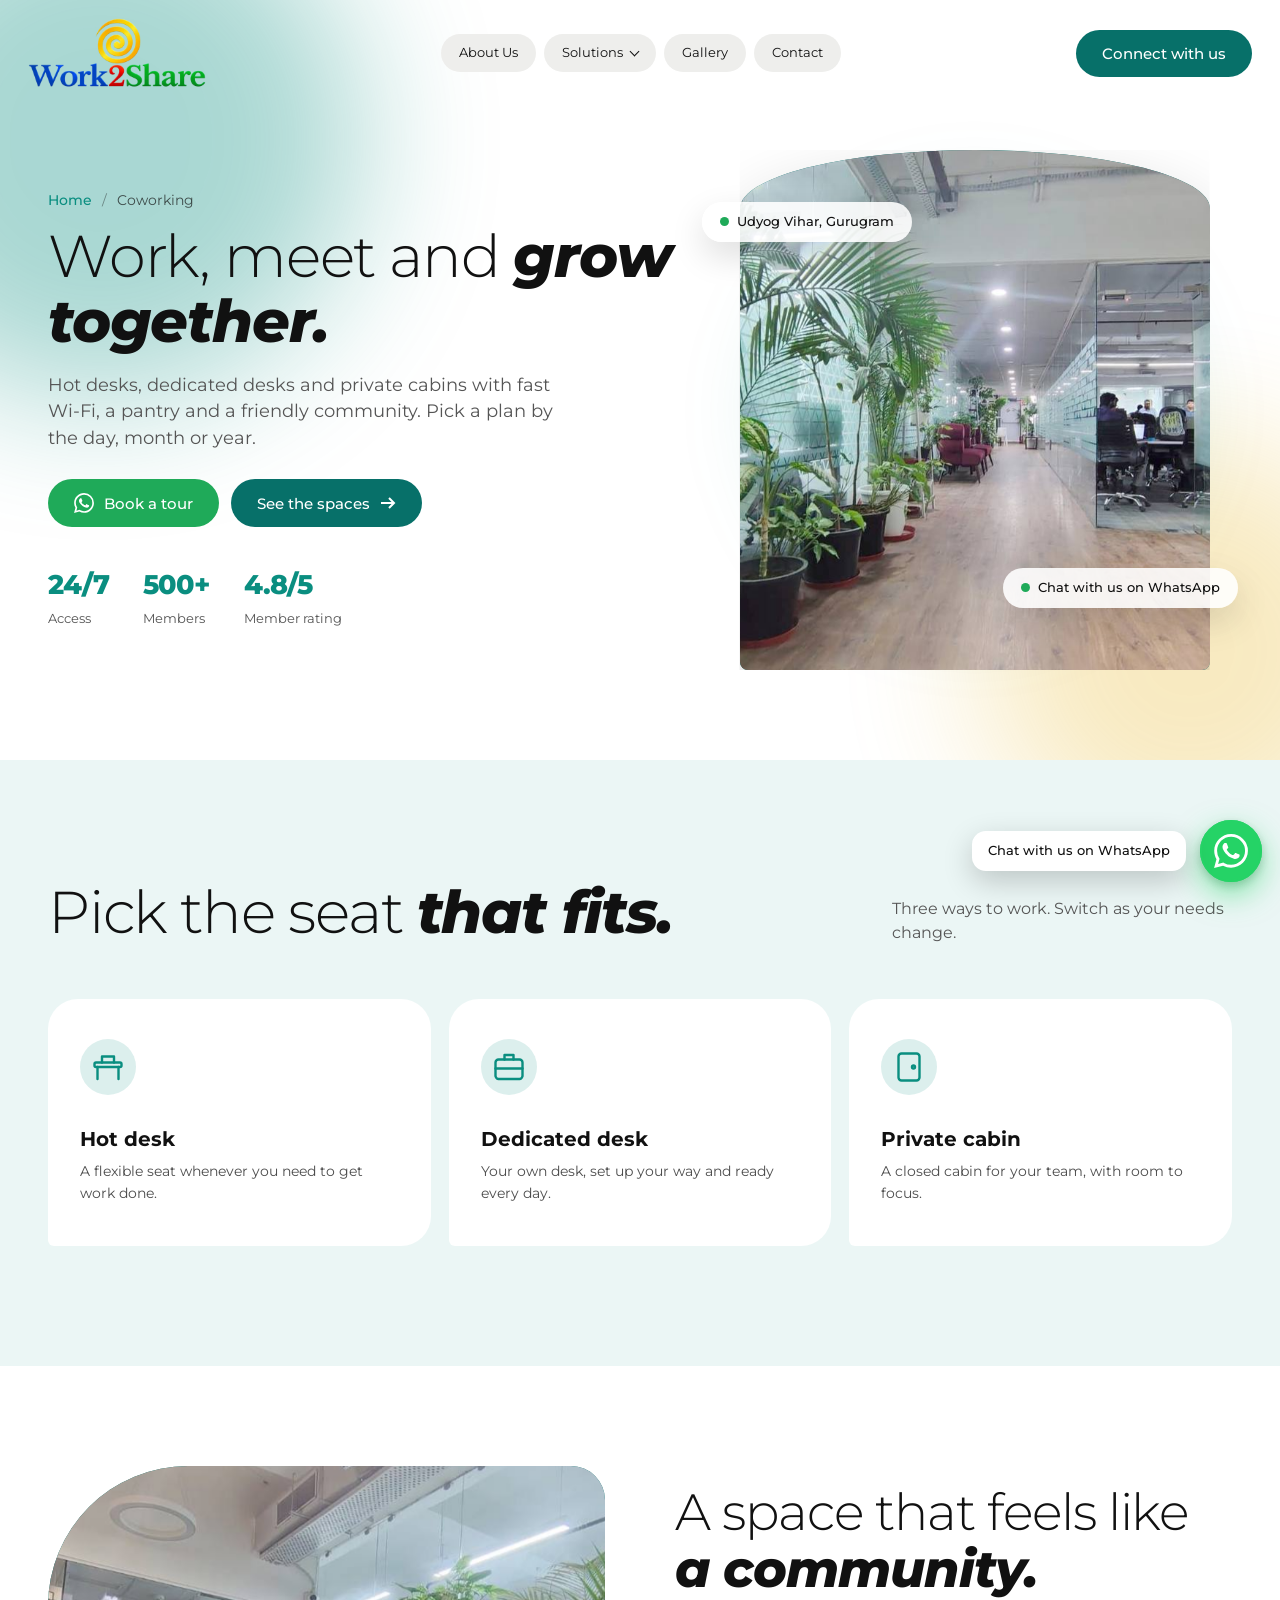
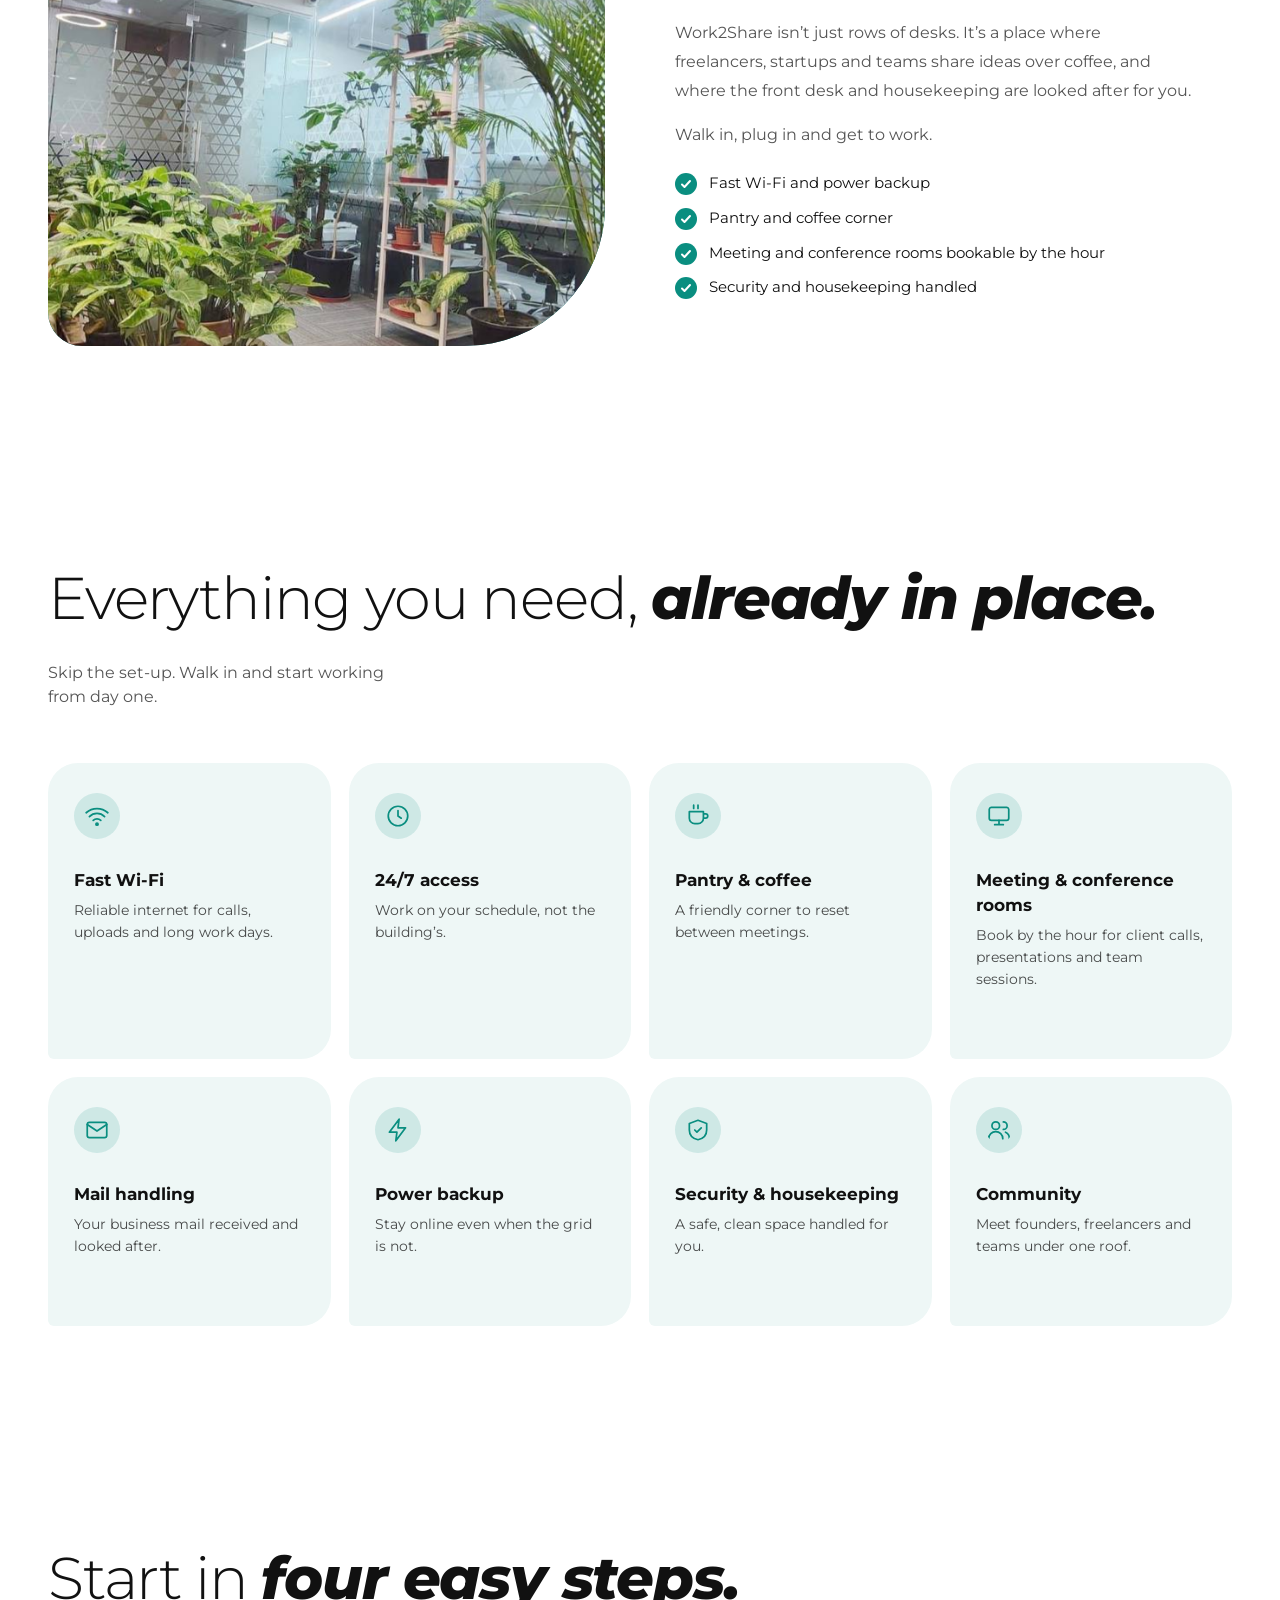
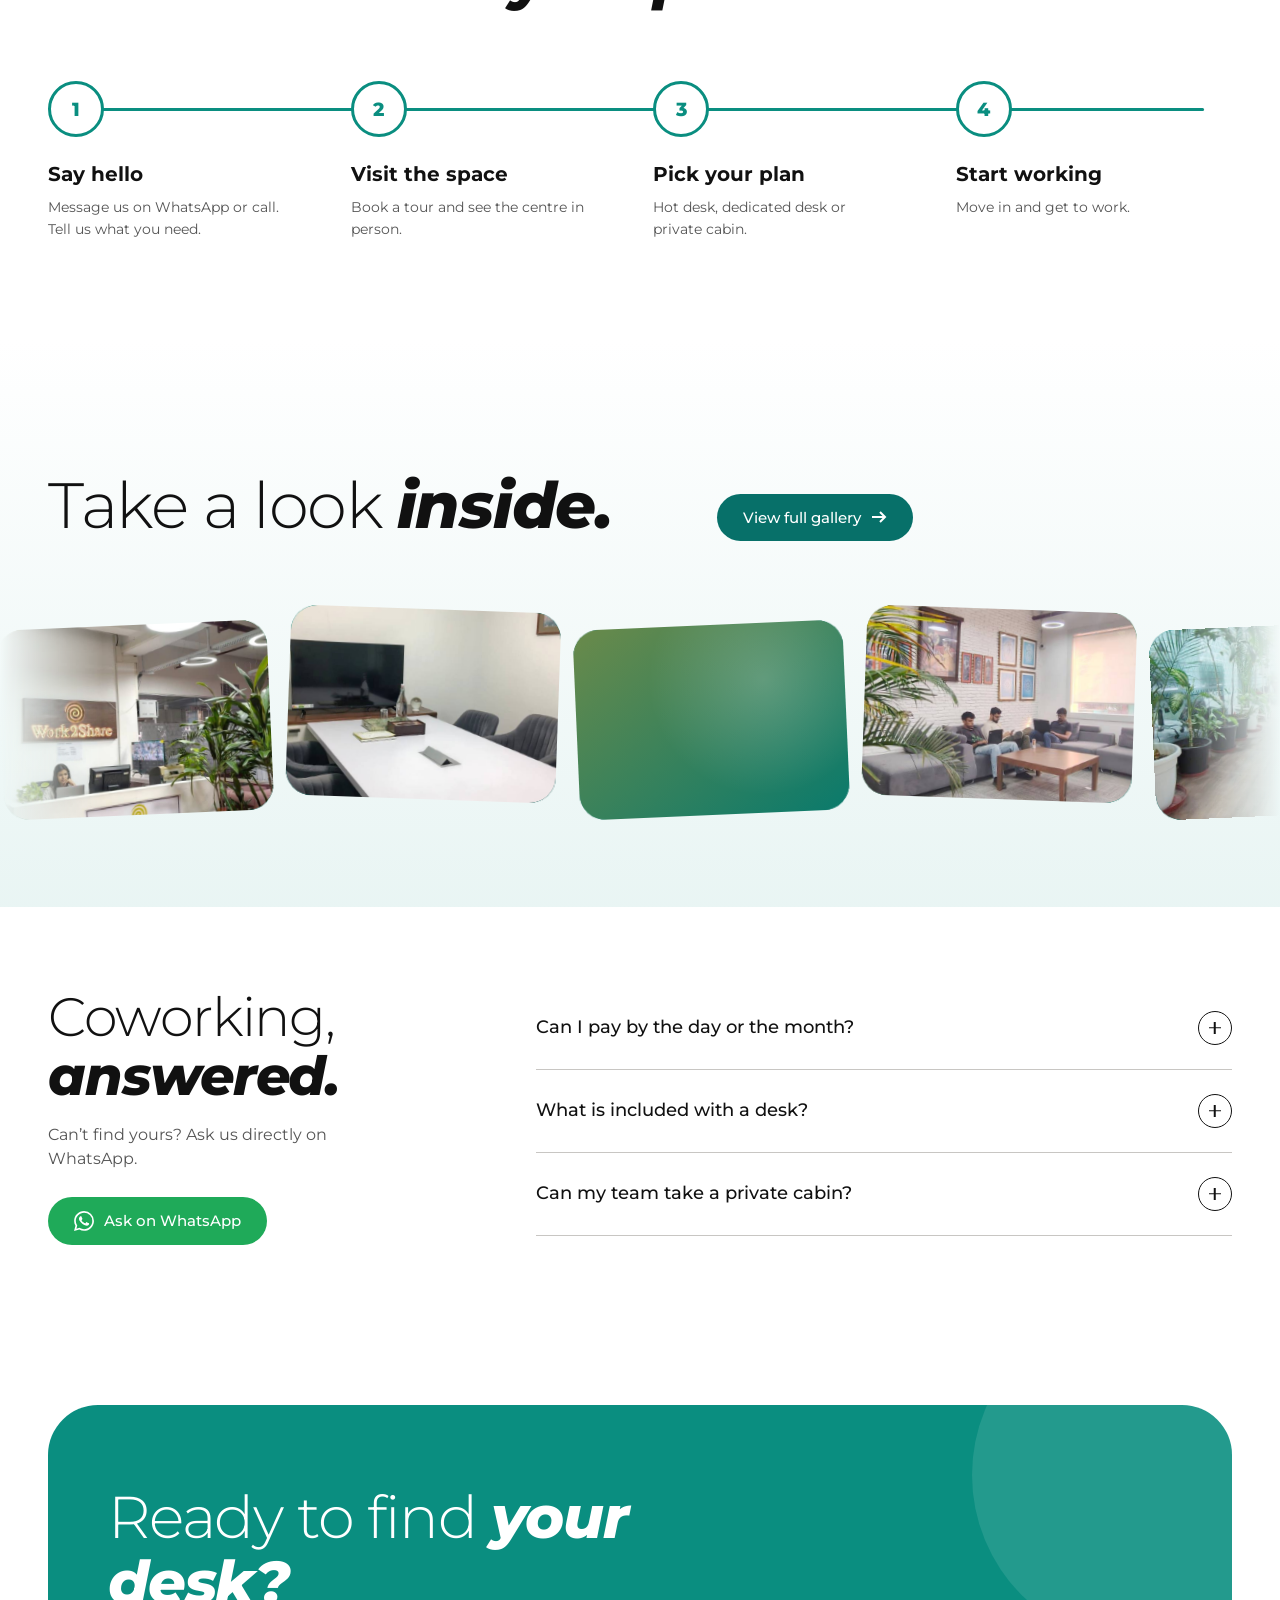
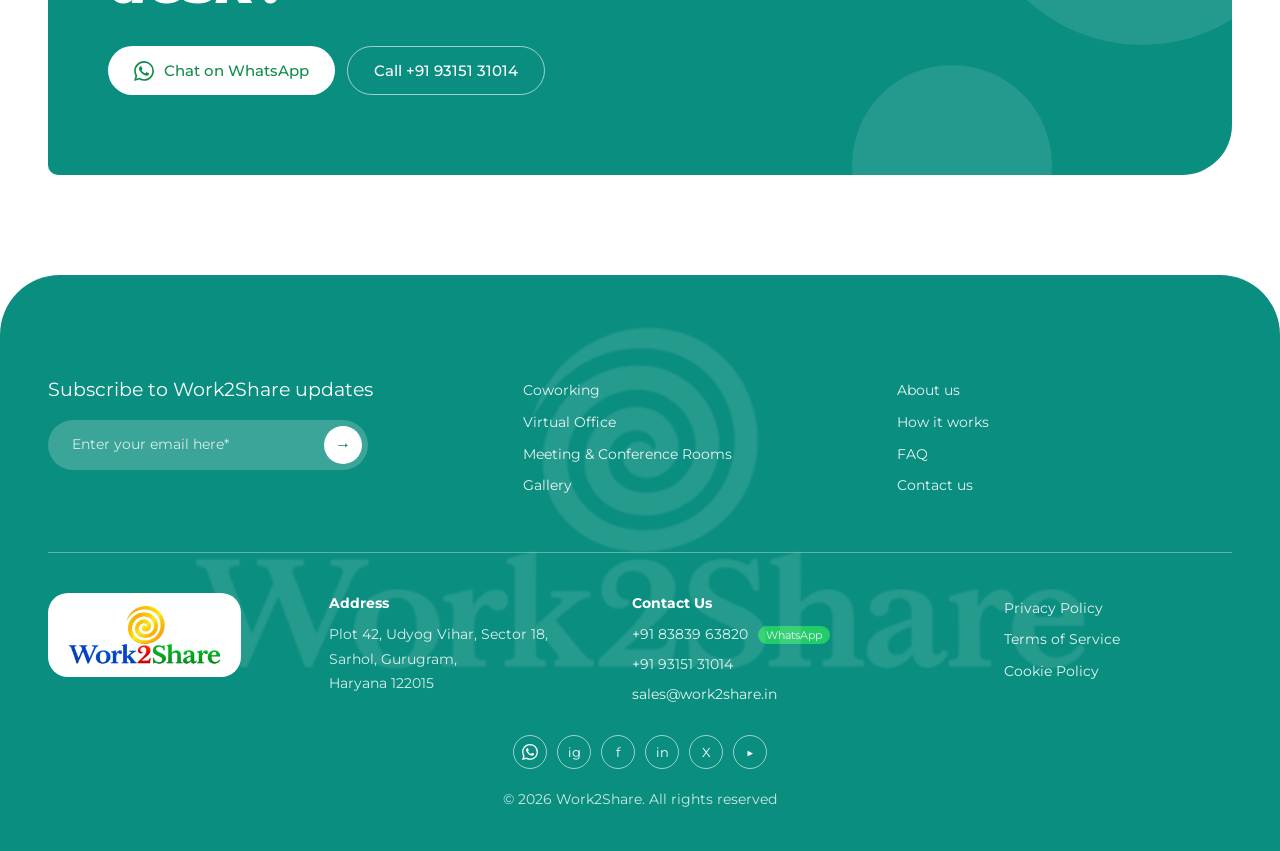
<file: coworking.html>
<!DOCTYPE html>
<html lang="en">
<head>
<meta charset="utf-8">
<meta name="viewport" content="width=device-width, initial-scale=1, viewport-fit=cover">
<meta name="description" content="Hot desks, dedicated desks and private cabins in Udyog Vihar, Gurugram. Plans by the day, month or year.">
<title>Coworking Spaces – Work2Share</title>
<link rel="preconnect" href="https://fonts.googleapis.com"><link rel="preconnect" href="https://fonts.gstatic.com" crossorigin><link rel="stylesheet" href="https://fonts.googleapis.com/css2?family=Montserrat:ital,wght@0,300;0,400;0,500;0,700;0,800;1,700;1,800&display=swap" media="print" onload="this.media='all'"><noscript><link rel="stylesheet" href="https://fonts.googleapis.com/css2?family=Montserrat:ital,wght@0,300;0,400;0,500;0,700;0,800;1,700;1,800&display=swap"></noscript>
<link rel="stylesheet" href="css/style.css?v=20261114">
<link rel="stylesheet" href="css/fx.css?v=20261114">
<link rel="stylesheet" href="css/modal.css?v=20261114">
<link rel="stylesheet" href="css/mobile.css?v=20261116-2">
</head>
<body class="pg">
<div id="bar"></div>
<header id="hd"><div class="nav">
<a class="logo" href="index.html" aria-label="Work2Share home"><img decoding="async" src="assets/logo.webp" alt="Work2Share"></a>
<ul class="pills" id="pl"><li><a href="about.html">About Us</a></li><li class="dd"><a href="index.html#offer">Solutions</a><ul class="dm"><li><a href="coworking.html" aria-current="page">Coworking</a></li><li><a href="virtual-office.html">Virtual Office</a></li><li><a href="meeting-rooms.html">Meeting &amp; Conference Rooms</a></li></ul></li><li><a href="gallery.html">Gallery</a></li><li><a href="contact.html">Contact</a></li></ul>
<div style="display:flex;gap:10px;align-items:center"><a class="btn cta" href="https://wa.me/918383963820?text=Hi%20Work2Share,%20I%20would%20like%20to%20know%20more" target="_blank" rel="noopener"><span>Connect with us</span></a><button class="tog burger" id="bg" aria-label="Menu">☰</button></div>
</div></header>
<main>
<section class="ph-hero"><div class="blob b1"></div><div class="blob b2"></div><div class="wrap phh">
<div><nav class="crumb" aria-label="Breadcrumb"><a href="index.html">Home</a><i>/</i><span>Coworking</span></nav><h1>Work, meet and <em>grow together.</em></h1><p class="lead">Hot desks, dedicated desks and private cabins with fast Wi-Fi, a pantry and a friendly community. Pick a plan by the day, month or year.</p><div class="hbtns on"><a class="btn wa-b" href="https://wa.me/918383963820?text=Hi%20Work2Share,%20I%20want%20to%20book%20a%20tour" target="_blank" rel="noopener"><svg viewBox="0 0 24 24" fill="currentColor" aria-hidden="true"><path d="M17.472 14.382c-.297-.149-1.758-.867-2.03-.967-.273-.099-.471-.148-.67.15-.197.297-.767.966-.94 1.164-.173.199-.347.223-.644.075-.297-.15-1.255-.463-2.39-1.475-.883-.788-1.48-1.761-1.653-2.059-.173-.297-.018-.458.13-.606.134-.133.298-.347.446-.52.149-.174.198-.298.298-.497.099-.198.05-.371-.025-.52-.075-.149-.669-1.612-.916-2.207-.242-.579-.487-.5-.669-.51-.173-.008-.371-.01-.57-.01-.198 0-.52.074-.792.372-.272.297-1.04 1.016-1.04 2.479 0 1.462 1.065 2.875 1.213 3.074.149.198 2.096 3.2 5.077 4.487.709.306 1.262.489 1.694.625.712.227 1.36.195 1.871.118.571-.085 1.758-.719 2.006-1.413.248-.694.248-1.289.173-1.413-.074-.124-.272-.198-.57-.347m-5.421 7.403h-.004a9.87 9.87 0 01-5.031-1.378l-.361-.214-3.741.982.998-3.648-.235-.374a9.86 9.86 0 01-1.51-5.26c.001-5.45 4.436-9.884 9.888-9.884 2.64 0 5.122 1.03 6.988 2.898a9.825 9.825 0 012.893 6.994c-.003 5.45-4.437 9.884-9.885 9.884m8.413-18.297A11.815 11.815 0 0012.05 0C5.495 0 .16 5.335.157 11.892c0 2.096.547 4.142 1.588 5.945L.057 24l6.305-1.654a11.882 11.882 0 005.683 1.448h.005c6.554 0 11.89-5.335 11.893-11.893a11.821 11.821 0 00-3.48-8.413z"/></svg><span>Book a tour</span></a><a class="btn" href="gallery.html"><span>See the spaces</span><svg viewBox="0 0 16 16" fill="none" stroke="currentColor" stroke-width="2"><path d="M1 8h13M9 3l5 5-5 5"/></svg></a></div><div class="hfacts"><div><b>24/7</b><span>Access</span></div><div><b>500+</b><span>Members</span></div><div><b>4.8/5</b><span>Member rating</span></div></div></div>
<div class="phv"><figure class="pimg archi"><img decoding="async" data-g="assets/gallery/1" alt="" loading="lazy"></figure><div class="chip-f c1"><i></i>Udyog Vihar, Gurugram</div><a class="chip-f c2" href="https://wa.me/918383963820" target="_blank" rel="noopener"><i></i>Chat with us on WhatsApp</a></div></div></section><section class="amen"><div class="wrap"><div class="amh rv"><h2>Pick the seat <em>that fits.</em></h2><p>Three ways to work. Switch as your needs change.</p></div><div class="agrid c3"><article class="at rv" style="--d:0.0s"><svg viewBox="0 0 24 24" fill="none" stroke="currentColor" stroke-width="1.6" stroke-linecap="round" stroke-linejoin="round" aria-hidden="true"><rect x="3" y="9" width="18" height="3" rx="1"/><path d="M5 12v8M19 12v8M8 9V5h8v4"/></svg><h3>Hot desk</h3><p>A flexible seat whenever you need to get work done.</p></article><article class="at rv" style="--d:0.07s"><svg viewBox="0 0 24 24" fill="none" stroke="currentColor" stroke-width="1.6" stroke-linecap="round" stroke-linejoin="round" aria-hidden="true"><rect x="3" y="7" width="18" height="13" rx="2"/><path d="M9 7V4h6v3M3 13h18"/></svg><h3>Dedicated desk</h3><p>Your own desk, set up your way and ready every day.</p></article><article class="at rv" style="--d:0.14s"><svg viewBox="0 0 24 24" fill="none" stroke="currentColor" stroke-width="1.6" stroke-linecap="round" stroke-linejoin="round" aria-hidden="true"><rect x="5" y="3" width="14" height="18" rx="2"/><circle cx="15" cy="12" r="1"/></svg><h3>Private cabin</h3><p>A closed cabin for your team, with room to focus.</p></article></div></div></section><section class="split"><div class="wrap sp"><div class="rv"><figure class="pimg leafsh"><img decoding="async" data-g="assets/gallery/11" alt="" loading="lazy"></figure></div><div class="rv"><h2>A space that feels like <em>a community.</em></h2><p>Work2Share isn’t just rows of desks. It’s a place where freelancers, startups and teams share ideas over coffee, and where the front desk and housekeeping are looked after for you.</p><p>Walk in, plug in and get to work.</p><ul class="ticks"><li>Fast Wi-Fi and power backup</li><li>Pantry and coffee corner</li><li>Meeting and conference rooms bookable by the hour</li><li>Security and housekeeping handled</li></ul></div></div></section><section class="amen plain"><div class="wrap"><div class="amh rv"><h2>Everything you need, <em>already in place.</em></h2><p>Skip the set-up. Walk in and start working from day one.</p></div><div class="agrid c4"><article class="at rv" style="--d:0.0s"><svg viewBox="0 0 24 24" fill="none" stroke="currentColor" stroke-width="1.6" stroke-linecap="round" stroke-linejoin="round" aria-hidden="true"><path d="M2 9a15 15 0 0 1 20 0M5 12.5a10 10 0 0 1 14 0M8.5 16a5 5 0 0 1 7 0"/><circle cx="12" cy="19.5" r="1"/></svg><h3>Fast Wi-Fi</h3><p>Reliable internet for calls, uploads and long work days.</p></article><article class="at rv" style="--d:0.07s"><svg viewBox="0 0 24 24" fill="none" stroke="currentColor" stroke-width="1.6" stroke-linecap="round" stroke-linejoin="round" aria-hidden="true"><circle cx="12" cy="12" r="9"/><path d="M12 7v5l3 2"/></svg><h3>24/7 access</h3><p>Work on your schedule, not the building’s.</p></article><article class="at rv" style="--d:0.14s"><svg viewBox="0 0 24 24" fill="none" stroke="currentColor" stroke-width="1.6" stroke-linecap="round" stroke-linejoin="round" aria-hidden="true"><path d="M4 8h13v6a5 5 0 0 1-5 5H9a5 5 0 0 1-5-5zM17 10h2a2 2 0 0 1 0 4h-2M8 2v3M12 2v3"/></svg><h3>Pantry & coffee</h3><p>A friendly corner to reset between meetings.</p></article><article class="at rv" style="--d:0.21000000000000002s"><svg viewBox="0 0 24 24" fill="none" stroke="currentColor" stroke-width="1.6" stroke-linecap="round" stroke-linejoin="round" aria-hidden="true"><rect x="3" y="4" width="18" height="12" rx="2"/><path d="M8 20h8M12 16v4"/></svg><h3>Meeting &amp; conference rooms</h3><p>Book by the hour for client calls, presentations and team sessions.</p></article><article class="at rv" style="--d:0.28s"><svg viewBox="0 0 24 24" fill="none" stroke="currentColor" stroke-width="1.6" stroke-linecap="round" stroke-linejoin="round" aria-hidden="true"><rect x="3" y="5" width="18" height="14" rx="2"/><path d="m3 7 9 6 9-6"/></svg><h3>Mail handling</h3><p>Your business mail received and looked after.</p></article><article class="at rv" style="--d:0.35000000000000003s"><svg viewBox="0 0 24 24" fill="none" stroke="currentColor" stroke-width="1.6" stroke-linecap="round" stroke-linejoin="round" aria-hidden="true"><path d="M13 2 4 14h7l-1 8 9-12h-7z"/></svg><h3>Power backup</h3><p>Stay online even when the grid is not.</p></article><article class="at rv" style="--d:0.42000000000000004s"><svg viewBox="0 0 24 24" fill="none" stroke="currentColor" stroke-width="1.6" stroke-linecap="round" stroke-linejoin="round" aria-hidden="true"><path d="M12 3 4 6v6c0 5 3.5 8 8 9 4.5-1 8-4 8-9V6z"/><path d="m9 12 2 2 4-4"/></svg><h3>Security & housekeeping</h3><p>A safe, clean space handled for you.</p></article><article class="at rv" style="--d:0.49000000000000005s"><svg viewBox="0 0 24 24" fill="none" stroke="currentColor" stroke-width="1.6" stroke-linecap="round" stroke-linejoin="round" aria-hidden="true"><circle cx="9" cy="8" r="3.5"/><path d="M2.5 20a6.5 6.5 0 0 1 13 0M16 4.5a3.5 3.5 0 0 1 0 7M18 14a6 6 0 0 1 3.5 6"/></svg><h3>Community</h3><p>Meet founders, freelancers and teams under one roof.</p></article></div></div></section><section class="how"><div class="wrap"><div class="rv"><h2>Start in <em>four easy steps.</em></h2></div><ol class="steps" style="--n:4"><li class="rv" style="--d:0.0s"><span>1</span><h3>Say hello</h3><p>Message us on WhatsApp or call. Tell us what you need.</p></li><li class="rv" style="--d:0.15s"><span>2</span><h3>Visit the space</h3><p>Book a tour and see the centre in person.</p></li><li class="rv" style="--d:0.3s"><span>3</span><h3>Pick your plan</h3><p>Hot desk, dedicated desk or private cabin.</p></li><li class="rv" style="--d:0.44999999999999996s"><span>4</span><h3>Start working</h3><p>Move in and get to work.</p></li></ol></div></section><section class="gal reelonly"><div class="wrap"><div class="ghead"><div class="rv"><h2>Take a look <em>inside.</em></h2></div><div class="rv"><a class="btn" href="gallery.html"><span>View full gallery</span><svg viewBox="0 0 16 16" fill="none" stroke="currentColor" stroke-width="2"><path d="M1 8h13M9 3l5 5-5 5"/></svg></a></div></div></div><div class="reel" aria-hidden="true"><div class="reel-track"><a class="rt" href="gallery.html" tabindex="-1" aria-hidden="true"><div class="ph"></div><img decoding="async" data-g="assets/gallery/6" alt="" loading="lazy"></a><a class="rt" href="gallery.html" tabindex="-1" aria-hidden="true"><div class="ph"></div><img decoding="async" data-g="assets/gallery/7" alt="" loading="lazy"></a><a class="rt" href="gallery.html" tabindex="-1" aria-hidden="true"><div class="ph"></div><img decoding="async" data-g="assets/gallery/8" alt="" loading="lazy"></a><a class="rt" href="gallery.html" tabindex="-1" aria-hidden="true"><div class="ph"></div><img decoding="async" data-g="assets/gallery/9" alt="" loading="lazy"></a><a class="rt" href="gallery.html" tabindex="-1" aria-hidden="true"><div class="ph"></div><img decoding="async" data-g="assets/gallery/10" alt="" loading="lazy"></a><a class="rt" href="gallery.html" tabindex="-1" aria-hidden="true"><div class="ph"></div><img decoding="async" data-g="assets/gallery/11" alt="" loading="lazy"></a><a class="rt" href="gallery.html" tabindex="-1" aria-hidden="true"><div class="ph"></div><img decoding="async" data-g="assets/gallery/12" alt="" loading="lazy"></a><a class="rt" href="gallery.html" tabindex="-1" aria-hidden="true"><div class="ph"></div><img decoding="async" data-g="assets/gallery/1" alt="" loading="lazy"></a><a class="rt" href="gallery.html" tabindex="-1" aria-hidden="true"><div class="ph"></div><img decoding="async" data-g="assets/gallery/2" alt="" loading="lazy"></a><a class="rt" href="gallery.html" tabindex="-1" aria-hidden="true"><div class="ph"></div><img decoding="async" data-g="assets/gallery/3" alt="" loading="lazy"></a><a class="rt" href="gallery.html" tabindex="-1" aria-hidden="true"><div class="ph"></div><img decoding="async" data-g="assets/gallery/4" alt="" loading="lazy"></a><a class="rt" href="gallery.html" tabindex="-1" aria-hidden="true"><div class="ph"></div><img decoding="async" data-g="assets/gallery/5" alt="" loading="lazy"></a><a class="rt" href="gallery.html" tabindex="-1" aria-hidden="true"><div class="ph"></div><img decoding="async" data-g="assets/gallery/6" alt="" loading="lazy"></a><a class="rt" href="gallery.html" tabindex="-1" aria-hidden="true"><div class="ph"></div><img decoding="async" data-g="assets/gallery/7" alt="" loading="lazy"></a><a class="rt" href="gallery.html" tabindex="-1" aria-hidden="true"><div class="ph"></div><img decoding="async" data-g="assets/gallery/8" alt="" loading="lazy"></a><a class="rt" href="gallery.html" tabindex="-1" aria-hidden="true"><div class="ph"></div><img decoding="async" data-g="assets/gallery/9" alt="" loading="lazy"></a><a class="rt" href="gallery.html" tabindex="-1" aria-hidden="true"><div class="ph"></div><img decoding="async" data-g="assets/gallery/10" alt="" loading="lazy"></a><a class="rt" href="gallery.html" tabindex="-1" aria-hidden="true"><div class="ph"></div><img decoding="async" data-g="assets/gallery/11" alt="" loading="lazy"></a><a class="rt" href="gallery.html" tabindex="-1" aria-hidden="true"><div class="ph"></div><img decoding="async" data-g="assets/gallery/12" alt="" loading="lazy"></a><a class="rt" href="gallery.html" tabindex="-1" aria-hidden="true"><div class="ph"></div><img decoding="async" data-g="assets/gallery/1" alt="" loading="lazy"></a><a class="rt" href="gallery.html" tabindex="-1" aria-hidden="true"><div class="ph"></div><img decoding="async" data-g="assets/gallery/2" alt="" loading="lazy"></a><a class="rt" href="gallery.html" tabindex="-1" aria-hidden="true"><div class="ph"></div><img decoding="async" data-g="assets/gallery/3" alt="" loading="lazy"></a><a class="rt" href="gallery.html" tabindex="-1" aria-hidden="true"><div class="ph"></div><img decoding="async" data-g="assets/gallery/4" alt="" loading="lazy"></a><a class="rt" href="gallery.html" tabindex="-1" aria-hidden="true"><div class="ph"></div><img decoding="async" data-g="assets/gallery/5" alt="" loading="lazy"></a></div></div></section><section class="faq"><div class="wrap"><div class="rv"><h2>Coworking, <em>answered.</em></h2><p>Can’t find yours? Ask us directly on WhatsApp.</p><a class="btn wa-b" href="https://wa.me/918383963820?text=Hi%20Work2Share,%20I%20have%20a%20question" target="_blank" rel="noopener"><svg viewBox="0 0 24 24" fill="currentColor" aria-hidden="true"><path d="M17.472 14.382c-.297-.149-1.758-.867-2.03-.967-.273-.099-.471-.148-.67.15-.197.297-.767.966-.94 1.164-.173.199-.347.223-.644.075-.297-.15-1.255-.463-2.39-1.475-.883-.788-1.48-1.761-1.653-2.059-.173-.297-.018-.458.13-.606.134-.133.298-.347.446-.52.149-.174.198-.298.298-.497.099-.198.05-.371-.025-.52-.075-.149-.669-1.612-.916-2.207-.242-.579-.487-.5-.669-.51-.173-.008-.371-.01-.57-.01-.198 0-.52.074-.792.372-.272.297-1.04 1.016-1.04 2.479 0 1.462 1.065 2.875 1.213 3.074.149.198 2.096 3.2 5.077 4.487.709.306 1.262.489 1.694.625.712.227 1.36.195 1.871.118.571-.085 1.758-.719 2.006-1.413.248-.694.248-1.289.173-1.413-.074-.124-.272-.198-.57-.347m-5.421 7.403h-.004a9.87 9.87 0 01-5.031-1.378l-.361-.214-3.741.982.998-3.648-.235-.374a9.86 9.86 0 01-1.51-5.26c.001-5.45 4.436-9.884 9.888-9.884 2.64 0 5.122 1.03 6.988 2.898a9.825 9.825 0 012.893 6.994c-.003 5.45-4.437 9.884-9.885 9.884m8.413-18.297A11.815 11.815 0 0012.05 0C5.495 0 .16 5.335.157 11.892c0 2.096.547 4.142 1.588 5.945L.057 24l6.305-1.654a11.882 11.882 0 005.683 1.448h.005c6.554 0 11.89-5.335 11.893-11.893a11.821 11.821 0 00-3.48-8.413z"/></svg><span>Ask on WhatsApp</span></a></div><div class="fl"><details class="rv"><summary>Can I pay by the day or the month?<i></i></summary><div><p>Yes. You can pick a plan by the day, month or year, depending on how you work.</p></div></details><details class="rv"><summary>What is included with a desk?<i></i></summary><div><p>Fast Wi-Fi, a pantry, power backup, security and housekeeping, plus access to our community. Message us for the details of each plan.</p></div></details><details class="rv"><summary>Can my team take a private cabin?<i></i></summary><div><p>Yes. Private cabins are built for teams that want a closed space. Tell us your team size and we’ll suggest the right fit.</p></div></details></div></div></section><section class="bigcta"><div class="wrap"><div class="bc rv"><h2>Ready to find <em>your desk?</em></h2><div class="hbtns on"><a class="btn wht wa-b2" href="https://wa.me/918383963820?text=Hi%20Work2Share,%20I%20am%20interested%20in%20a%20coworking%20desk" target="_blank" rel="noopener"><svg viewBox="0 0 24 24" fill="currentColor" aria-hidden="true"><path d="M17.472 14.382c-.297-.149-1.758-.867-2.03-.967-.273-.099-.471-.148-.67.15-.197.297-.767.966-.94 1.164-.173.199-.347.223-.644.075-.297-.15-1.255-.463-2.39-1.475-.883-.788-1.48-1.761-1.653-2.059-.173-.297-.018-.458.13-.606.134-.133.298-.347.446-.52.149-.174.198-.298.298-.497.099-.198.05-.371-.025-.52-.075-.149-.669-1.612-.916-2.207-.242-.579-.487-.5-.669-.51-.173-.008-.371-.01-.57-.01-.198 0-.52.074-.792.372-.272.297-1.04 1.016-1.04 2.479 0 1.462 1.065 2.875 1.213 3.074.149.198 2.096 3.2 5.077 4.487.709.306 1.262.489 1.694.625.712.227 1.36.195 1.871.118.571-.085 1.758-.719 2.006-1.413.248-.694.248-1.289.173-1.413-.074-.124-.272-.198-.57-.347m-5.421 7.403h-.004a9.87 9.87 0 01-5.031-1.378l-.361-.214-3.741.982.998-3.648-.235-.374a9.86 9.86 0 01-1.51-5.26c.001-5.45 4.436-9.884 9.888-9.884 2.64 0 5.122 1.03 6.988 2.898a9.825 9.825 0 012.893 6.994c-.003 5.45-4.437 9.884-9.885 9.884m8.413-18.297A11.815 11.815 0 0012.05 0C5.495 0 .16 5.335.157 11.892c0 2.096.547 4.142 1.588 5.945L.057 24l6.305-1.654a11.882 11.882 0 005.683 1.448h.005c6.554 0 11.89-5.335 11.893-11.893a11.821 11.821 0 00-3.48-8.413z"/></svg><span>Chat on WhatsApp</span></a><a class="btn ghost" href="tel:+919315131014"><span>Call +91 93151 31014</span></a></div><span class="orb o1"></span><span class="orb o2"></span></div></div></section>
</main>
<footer id="footer"><div class="wrap">
<div class="fg"><div><p style="font-size:1.2rem">Subscribe to Work2Share updates</p><form class="nl" onsubmit="return false"><input placeholder="Enter your email here*" aria-label="Email"><button aria-label="Subscribe">→</button></form></div>
<div><a href="coworking.html">Coworking</a><a href="virtual-office.html">Virtual Office</a><a href="meeting-rooms.html">Meeting &amp; Conference Rooms</a><a href="gallery.html">Gallery</a></div><div><a href="about.html">About us</a><a href="index.html#how">How it works</a><a href="faq.html">FAQ</a><a href="contact.html">Contact us</a></div></div>
<div class="f2"><a class="flogo" href="index.html#top"><img decoding="async" src="assets/logo.webp" alt="Work2Share"></a><div><strong>Address</strong><p class="fa">Plot 42, Udyog Vihar, Sector 18,<br>Sarhol, Gurugram,<br>Haryana 122015</p></div><div class="fcon"><strong>Contact Us</strong><a href="https://wa.me/918383963820" target="_blank" rel="noopener">+91 83839 63820 <small>WhatsApp</small></a><a href="tel:+919315131014">+91 93151 31014</a><a href="mailto:sales@work2share.in">sales@work2share.in</a></div><div><a href="#">Privacy Policy</a><a href="#">Terms of Service</a><a href="#">Cookie Policy</a></div></div>
<div class="big" aria-hidden="true"><img decoding="async" src="assets/logo.webp" alt=""></div>
<div class="soc"><a href="https://wa.me/918383963820" target="_blank" rel="noopener" aria-label="WhatsApp"><svg viewBox="0 0 24 24" fill="currentColor" aria-hidden="true"><path d="M17.472 14.382c-.297-.149-1.758-.867-2.03-.967-.273-.099-.471-.148-.67.15-.197.297-.767.966-.94 1.164-.173.199-.347.223-.644.075-.297-.15-1.255-.463-2.39-1.475-.883-.788-1.48-1.761-1.653-2.059-.173-.297-.018-.458.13-.606.134-.133.298-.347.446-.52.149-.174.198-.298.298-.497.099-.198.05-.371-.025-.52-.075-.149-.669-1.612-.916-2.207-.242-.579-.487-.5-.669-.51-.173-.008-.371-.01-.57-.01-.198 0-.52.074-.792.372-.272.297-1.04 1.016-1.04 2.479 0 1.462 1.065 2.875 1.213 3.074.149.198 2.096 3.2 5.077 4.487.709.306 1.262.489 1.694.625.712.227 1.36.195 1.871.118.571-.085 1.758-.719 2.006-1.413.248-.694.248-1.289.173-1.413-.074-.124-.272-.198-.57-.347m-5.421 7.403h-.004a9.87 9.87 0 01-5.031-1.378l-.361-.214-3.741.982.998-3.648-.235-.374a9.86 9.86 0 01-1.51-5.26c.001-5.45 4.436-9.884 9.888-9.884 2.64 0 5.122 1.03 6.988 2.898a9.825 9.825 0 012.893 6.994c-.003 5.45-4.437 9.884-9.885 9.884m8.413-18.297A11.815 11.815 0 0012.05 0C5.495 0 .16 5.335.157 11.892c0 2.096.547 4.142 1.588 5.945L.057 24l6.305-1.654a11.882 11.882 0 005.683 1.448h.005c6.554 0 11.89-5.335 11.893-11.893a11.821 11.821 0 00-3.48-8.413z"/></svg></a><a href="#" aria-label="Instagram">ig</a><a href="#" aria-label="Facebook">f</a><a href="#" aria-label="LinkedIn">in</a><a href="#" aria-label="X">X</a><a href="#" aria-label="YouTube">▶</a></div><p style="text-align:center;opacity:.8;margin-top:20px">© 2026 Work2Share. All rights reserved</p>
</div></footer>
<script src="js/page.js?v=20261116" defer></script>
<script src="js/common.js?v=20261116" defer></script>
<script src="js/fx.js?v=20261116-3" defer></script>
<script src="js/modal.js?v=20261114" defer></script>
<script src="js/mobile.js?v=20261116" defer></script>
</body>
</html>
</file>
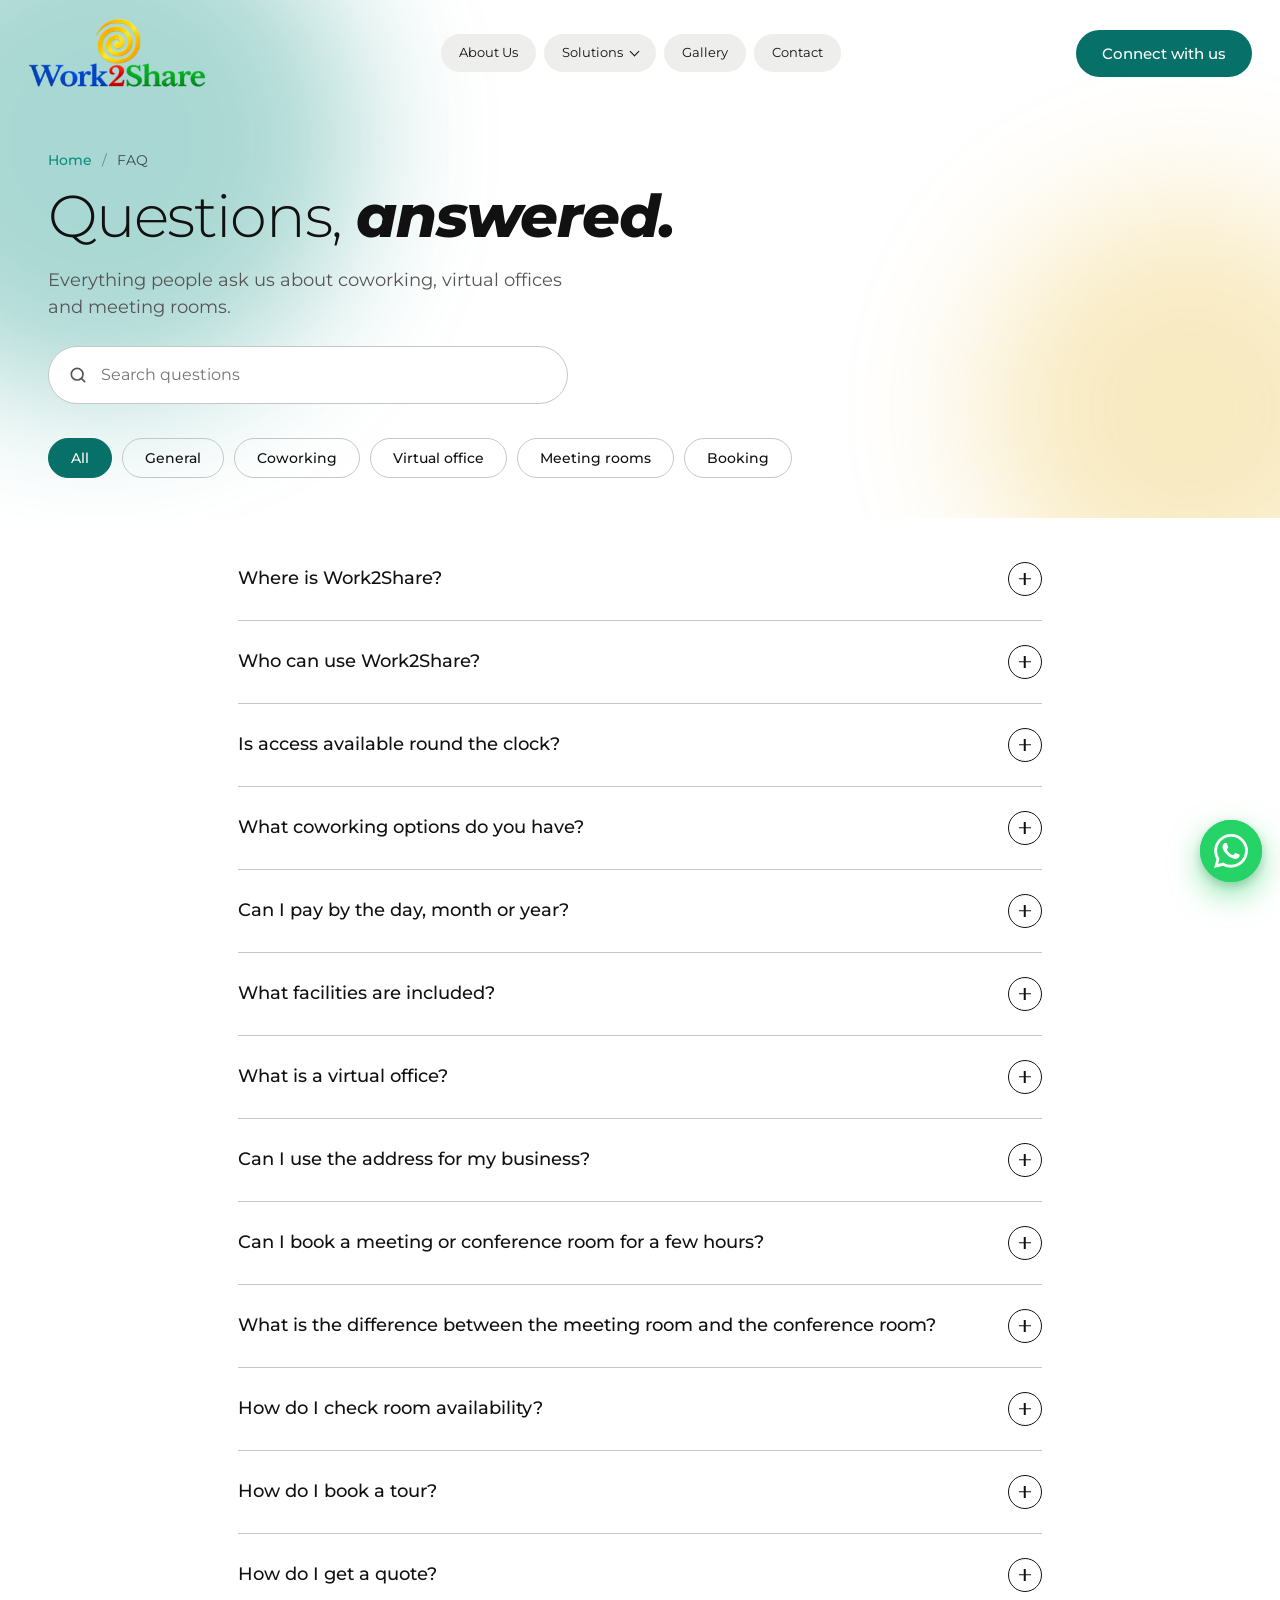
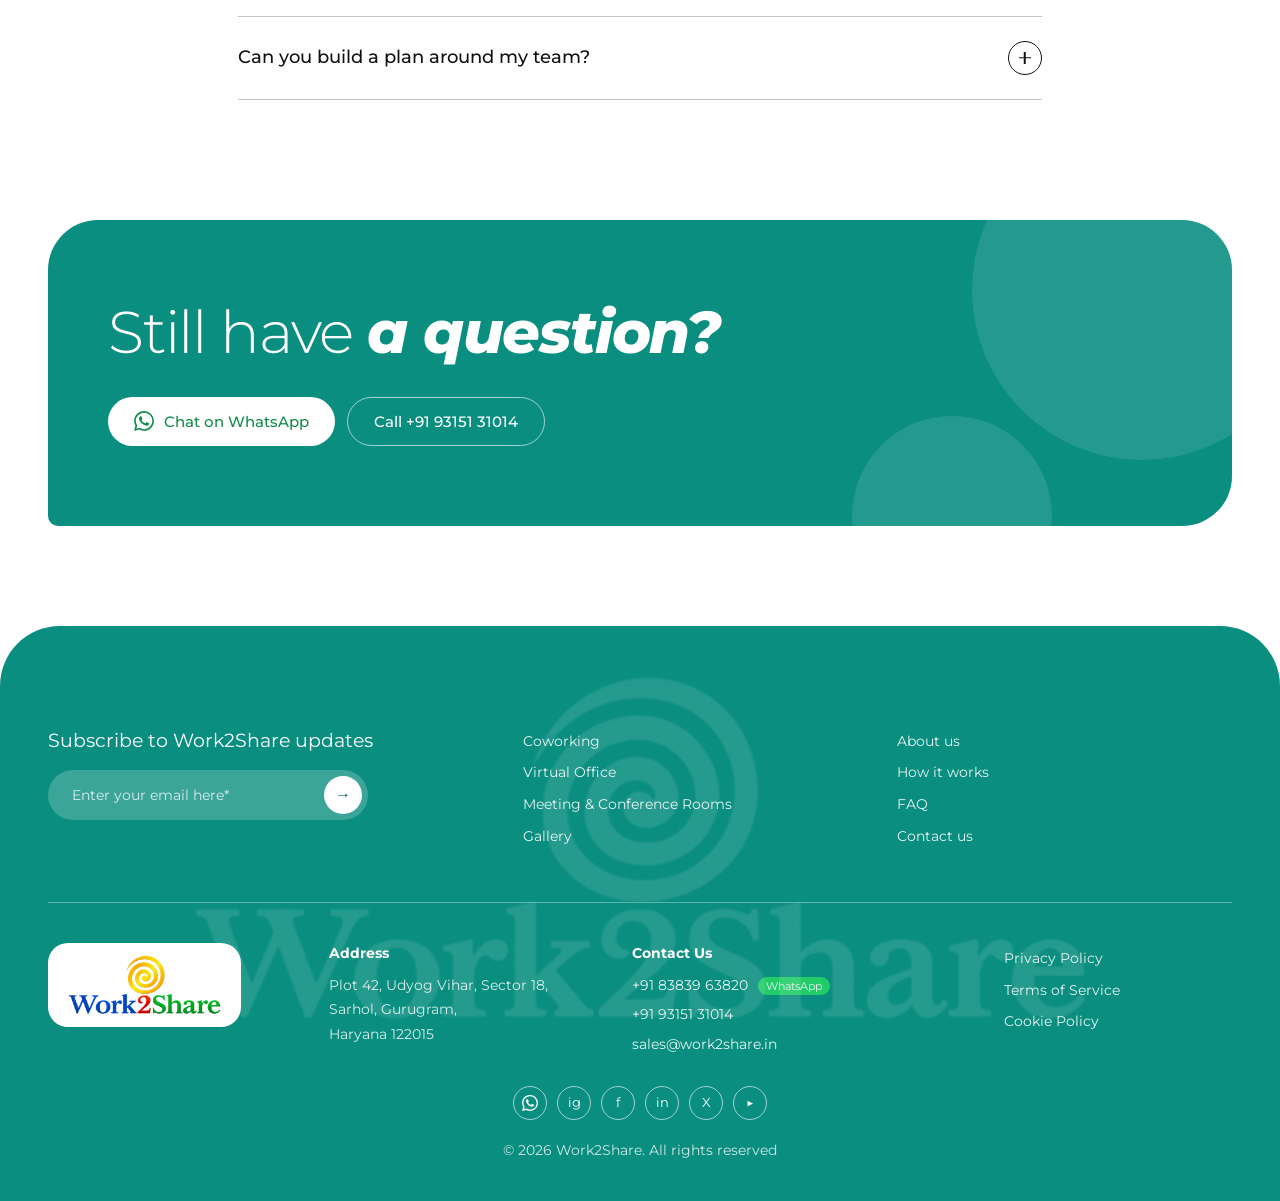
<file: faq.html>
<!DOCTYPE html>
<html lang="en">
<head>
<meta charset="utf-8">
<meta name="viewport" content="width=device-width, initial-scale=1, viewport-fit=cover">
<meta name="description" content="Answers to common questions about Work2Share coworking, virtual office and meeting rooms.">
<title>FAQ – Work2Share</title>
<link rel="preconnect" href="https://fonts.googleapis.com"><link rel="preconnect" href="https://fonts.gstatic.com" crossorigin><link rel="stylesheet" href="https://fonts.googleapis.com/css2?family=Montserrat:ital,wght@0,300;0,400;0,500;0,700;0,800;1,700;1,800&display=swap" media="print" onload="this.media='all'"><noscript><link rel="stylesheet" href="https://fonts.googleapis.com/css2?family=Montserrat:ital,wght@0,300;0,400;0,500;0,700;0,800;1,700;1,800&display=swap"></noscript>
<link rel="stylesheet" href="css/style.css?v=20261114">
<link rel="stylesheet" href="css/fx.css?v=20261114">
<link rel="stylesheet" href="css/modal.css?v=20261114">
<link rel="stylesheet" href="css/mobile.css?v=20261116-2">
</head>
<body class="pg">
<div id="bar"></div>
<header id="hd"><div class="nav">
<a class="logo" href="index.html" aria-label="Work2Share home"><img decoding="async" src="assets/logo.webp" alt="Work2Share"></a>
<ul class="pills" id="pl"><li><a href="about.html">About Us</a></li><li class="dd"><a href="index.html#offer">Solutions</a><ul class="dm"><li><a href="coworking.html">Coworking</a></li><li><a href="virtual-office.html">Virtual Office</a></li><li><a href="meeting-rooms.html">Meeting &amp; Conference Rooms</a></li></ul></li><li><a href="gallery.html">Gallery</a></li><li><a href="contact.html">Contact</a></li></ul>
<div style="display:flex;gap:10px;align-items:center"><a class="btn cta" href="https://wa.me/918383963820?text=Hi%20Work2Share,%20I%20would%20like%20to%20know%20more" target="_blank" rel="noopener"><span>Connect with us</span></a><button class="tog burger" id="bg" aria-label="Menu">☰</button></div>
</div></header>
<main>
<section class="ph-hero slim"><div class="blob b1"></div><div class="blob b2"></div><div class="wrap"><nav class="crumb"><a href="index.html">Home</a><i>/</i><span>FAQ</span></nav><h1>Questions, <em>answered.</em></h1><p class="lead">Everything people ask us about coworking, virtual offices and meeting rooms.</p>
<div class="fsearch"><svg viewBox="0 0 24 24" fill="none" stroke="currentColor" stroke-width="2" stroke-linecap="round"><circle cx="11" cy="11" r="7"/><path d="m20 20-4-4"/></svg><input id="fq" type="search" placeholder="Search questions" aria-label="Search questions"></div>
<div class="filters" id="fcat"><button class="on" data-f="all">All</button><button data-f="general">General</button><button data-f="coworking">Coworking</button><button data-f="virtual">Virtual office</button><button data-f="rooms">Meeting rooms</button><button data-f="booking">Booking</button></div></div></section>
<section class="faqpage"><div class="wrap fl" id="fl2"><details class="rv" data-cat="general"><summary>Where is Work2Share?<i></i></summary><div><p>Plot 42, Udyog Vihar, Sector 18, Sarhol, Gurugram, Haryana 122015. You can find the map in the footer of every page.</p></div></details><details class="rv" data-cat="general"><summary>Who can use Work2Share?<i></i></summary><div><p>Freelancers, startups, growing companies and business owners. If you need a desk, a business address or a meeting room, we have a plan for you.</p></div></details><details class="rv" data-cat="general"><summary>Is access available round the clock?<i></i></summary><div><p>Members get 24/7 access. For reception and visitor timings, message us on WhatsApp.</p></div></details><details class="rv" data-cat="coworking"><summary>What coworking options do you have?<i></i></summary><div><p>Hot desks, dedicated desks and private cabins.</p></div></details><details class="rv" data-cat="coworking"><summary>Can I pay by the day, month or year?<i></i></summary><div><p>Yes. You can pick a plan by the day, month or year.</p></div></details><details class="rv" data-cat="coworking"><summary>What facilities are included?<i></i></summary><div><p>Fast Wi-Fi, a pantry, power backup, security and housekeeping, plus our community. Ask us for the details of each plan.</p></div></details><details class="rv" data-cat="virtual"><summary>What is a virtual office?<i></i></summary><div><p>It gives your business a professional address, mail handling and access to meeting rooms, without a physical desk or lease.</p></div></details><details class="rv" data-cat="virtual"><summary>Can I use the address for my business?<i></i></summary><div><p>Yes, that’s what it’s for. Message us and we’ll explain what is needed for your business.</p></div></details><details class="rv" data-cat="rooms"><summary>Can I book a meeting or conference room for a few hours?<i></i></summary><div><p>Yes. Both our meeting room and our conference room are booked by the hour.</p></div></details><details class="rv" data-cat="rooms"><summary>What is the difference between the meeting room and the conference room?<i></i></summary><div><p>The meeting room suits small groups, client calls and interviews. The conference room is for larger groups, presentations and workshops. Share your headcount and we will suggest the right one.</p></div></details><details class="rv" data-cat="rooms"><summary>How do I check room availability?<i></i></summary><div><p>Message us on WhatsApp with your date, time and group size and we’ll confirm.</p></div></details><details class="rv" data-cat="booking"><summary>How do I book a tour?<i></i></summary><div><p>Message us on WhatsApp at +91 83839 63820 or call +91 93151 31014 and we’ll arrange a visit.</p></div></details><details class="rv" data-cat="booking"><summary>How do I get a quote?<i></i></summary><div><p>Tell us what you need on WhatsApp and we’ll send you a clear quote.</p></div></details><details class="rv" data-cat="booking"><summary>Can you build a plan around my team?<i></i></summary><div><p>Yes. Tell us your team size and needs and we’ll suggest a plan that fits.</p></div></details><p class="nores" id="nores" hidden>No match yet. Ask us on WhatsApp and we’ll answer quickly.</p></div></section><section class="bigcta"><div class="wrap"><div class="bc rv"><h2>Still have <em>a question?</em></h2><div class="hbtns on"><a class="btn wht wa-b2" href="https://wa.me/918383963820?text=Hi%20Work2Share,%20I%20have%20a%20question" target="_blank" rel="noopener"><svg viewBox="0 0 24 24" fill="currentColor" aria-hidden="true"><path d="M17.472 14.382c-.297-.149-1.758-.867-2.03-.967-.273-.099-.471-.148-.67.15-.197.297-.767.966-.94 1.164-.173.199-.347.223-.644.075-.297-.15-1.255-.463-2.39-1.475-.883-.788-1.48-1.761-1.653-2.059-.173-.297-.018-.458.13-.606.134-.133.298-.347.446-.52.149-.174.198-.298.298-.497.099-.198.05-.371-.025-.52-.075-.149-.669-1.612-.916-2.207-.242-.579-.487-.5-.669-.51-.173-.008-.371-.01-.57-.01-.198 0-.52.074-.792.372-.272.297-1.04 1.016-1.04 2.479 0 1.462 1.065 2.875 1.213 3.074.149.198 2.096 3.2 5.077 4.487.709.306 1.262.489 1.694.625.712.227 1.36.195 1.871.118.571-.085 1.758-.719 2.006-1.413.248-.694.248-1.289.173-1.413-.074-.124-.272-.198-.57-.347m-5.421 7.403h-.004a9.87 9.87 0 01-5.031-1.378l-.361-.214-3.741.982.998-3.648-.235-.374a9.86 9.86 0 01-1.51-5.26c.001-5.45 4.436-9.884 9.888-9.884 2.64 0 5.122 1.03 6.988 2.898a9.825 9.825 0 012.893 6.994c-.003 5.45-4.437 9.884-9.885 9.884m8.413-18.297A11.815 11.815 0 0012.05 0C5.495 0 .16 5.335.157 11.892c0 2.096.547 4.142 1.588 5.945L.057 24l6.305-1.654a11.882 11.882 0 005.683 1.448h.005c6.554 0 11.89-5.335 11.893-11.893a11.821 11.821 0 00-3.48-8.413z"/></svg><span>Chat on WhatsApp</span></a><a class="btn ghost" href="tel:+919315131014"><span>Call +91 93151 31014</span></a></div><span class="orb o1"></span><span class="orb o2"></span></div></div></section>
</main>
<footer id="footer"><div class="wrap">
<div class="fg"><div><p style="font-size:1.2rem">Subscribe to Work2Share updates</p><form class="nl" onsubmit="return false"><input placeholder="Enter your email here*" aria-label="Email"><button aria-label="Subscribe">→</button></form></div>
<div><a href="coworking.html">Coworking</a><a href="virtual-office.html">Virtual Office</a><a href="meeting-rooms.html">Meeting &amp; Conference Rooms</a><a href="gallery.html">Gallery</a></div><div><a href="about.html">About us</a><a href="index.html#how">How it works</a><a href="faq.html">FAQ</a><a href="contact.html">Contact us</a></div></div>
<div class="f2"><a class="flogo" href="index.html#top"><img decoding="async" src="assets/logo.webp" alt="Work2Share"></a><div><strong>Address</strong><p class="fa">Plot 42, Udyog Vihar, Sector 18,<br>Sarhol, Gurugram,<br>Haryana 122015</p></div><div class="fcon"><strong>Contact Us</strong><a href="https://wa.me/918383963820" target="_blank" rel="noopener">+91 83839 63820 <small>WhatsApp</small></a><a href="tel:+919315131014">+91 93151 31014</a><a href="mailto:sales@work2share.in">sales@work2share.in</a></div><div><a href="#">Privacy Policy</a><a href="#">Terms of Service</a><a href="#">Cookie Policy</a></div></div>
<div class="big" aria-hidden="true"><img decoding="async" src="assets/logo.webp" alt=""></div>
<div class="soc"><a href="https://wa.me/918383963820" target="_blank" rel="noopener" aria-label="WhatsApp"><svg viewBox="0 0 24 24" fill="currentColor" aria-hidden="true"><path d="M17.472 14.382c-.297-.149-1.758-.867-2.03-.967-.273-.099-.471-.148-.67.15-.197.297-.767.966-.94 1.164-.173.199-.347.223-.644.075-.297-.15-1.255-.463-2.39-1.475-.883-.788-1.48-1.761-1.653-2.059-.173-.297-.018-.458.13-.606.134-.133.298-.347.446-.52.149-.174.198-.298.298-.497.099-.198.05-.371-.025-.52-.075-.149-.669-1.612-.916-2.207-.242-.579-.487-.5-.669-.51-.173-.008-.371-.01-.57-.01-.198 0-.52.074-.792.372-.272.297-1.04 1.016-1.04 2.479 0 1.462 1.065 2.875 1.213 3.074.149.198 2.096 3.2 5.077 4.487.709.306 1.262.489 1.694.625.712.227 1.36.195 1.871.118.571-.085 1.758-.719 2.006-1.413.248-.694.248-1.289.173-1.413-.074-.124-.272-.198-.57-.347m-5.421 7.403h-.004a9.87 9.87 0 01-5.031-1.378l-.361-.214-3.741.982.998-3.648-.235-.374a9.86 9.86 0 01-1.51-5.26c.001-5.45 4.436-9.884 9.888-9.884 2.64 0 5.122 1.03 6.988 2.898a9.825 9.825 0 012.893 6.994c-.003 5.45-4.437 9.884-9.885 9.884m8.413-18.297A11.815 11.815 0 0012.05 0C5.495 0 .16 5.335.157 11.892c0 2.096.547 4.142 1.588 5.945L.057 24l6.305-1.654a11.882 11.882 0 005.683 1.448h.005c6.554 0 11.89-5.335 11.893-11.893a11.821 11.821 0 00-3.48-8.413z"/></svg></a><a href="#" aria-label="Instagram">ig</a><a href="#" aria-label="Facebook">f</a><a href="#" aria-label="LinkedIn">in</a><a href="#" aria-label="X">X</a><a href="#" aria-label="YouTube">▶</a></div><p style="text-align:center;opacity:.8;margin-top:20px">© 2026 Work2Share. All rights reserved</p>
</div></footer>
<script src="js/page.js?v=20261116" defer></script>
<script src="js/common.js?v=20261116" defer></script>
<script src="js/fx.js?v=20261116-3" defer></script>
<script src="js/modal.js?v=20261114" defer></script>
<script src="js/mobile.js?v=20261116" defer></script>
</body>
</html>
</file>
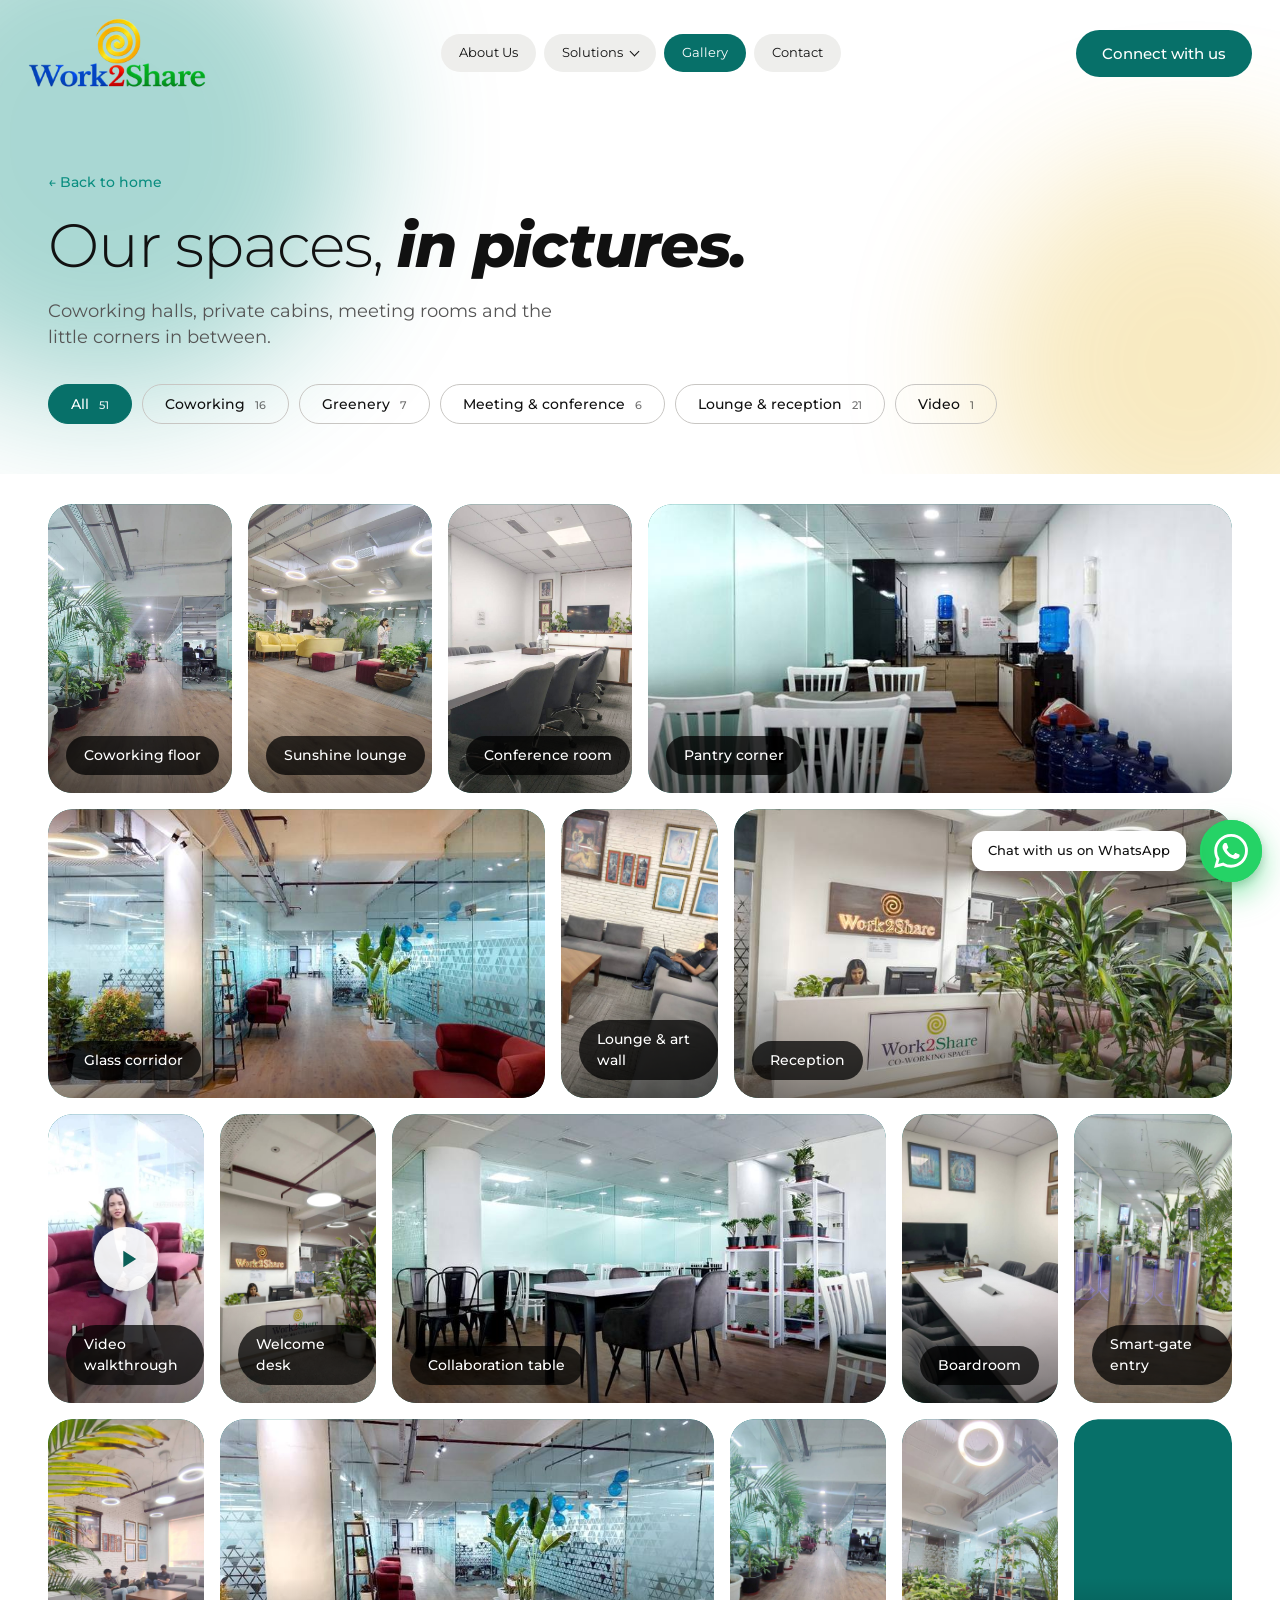
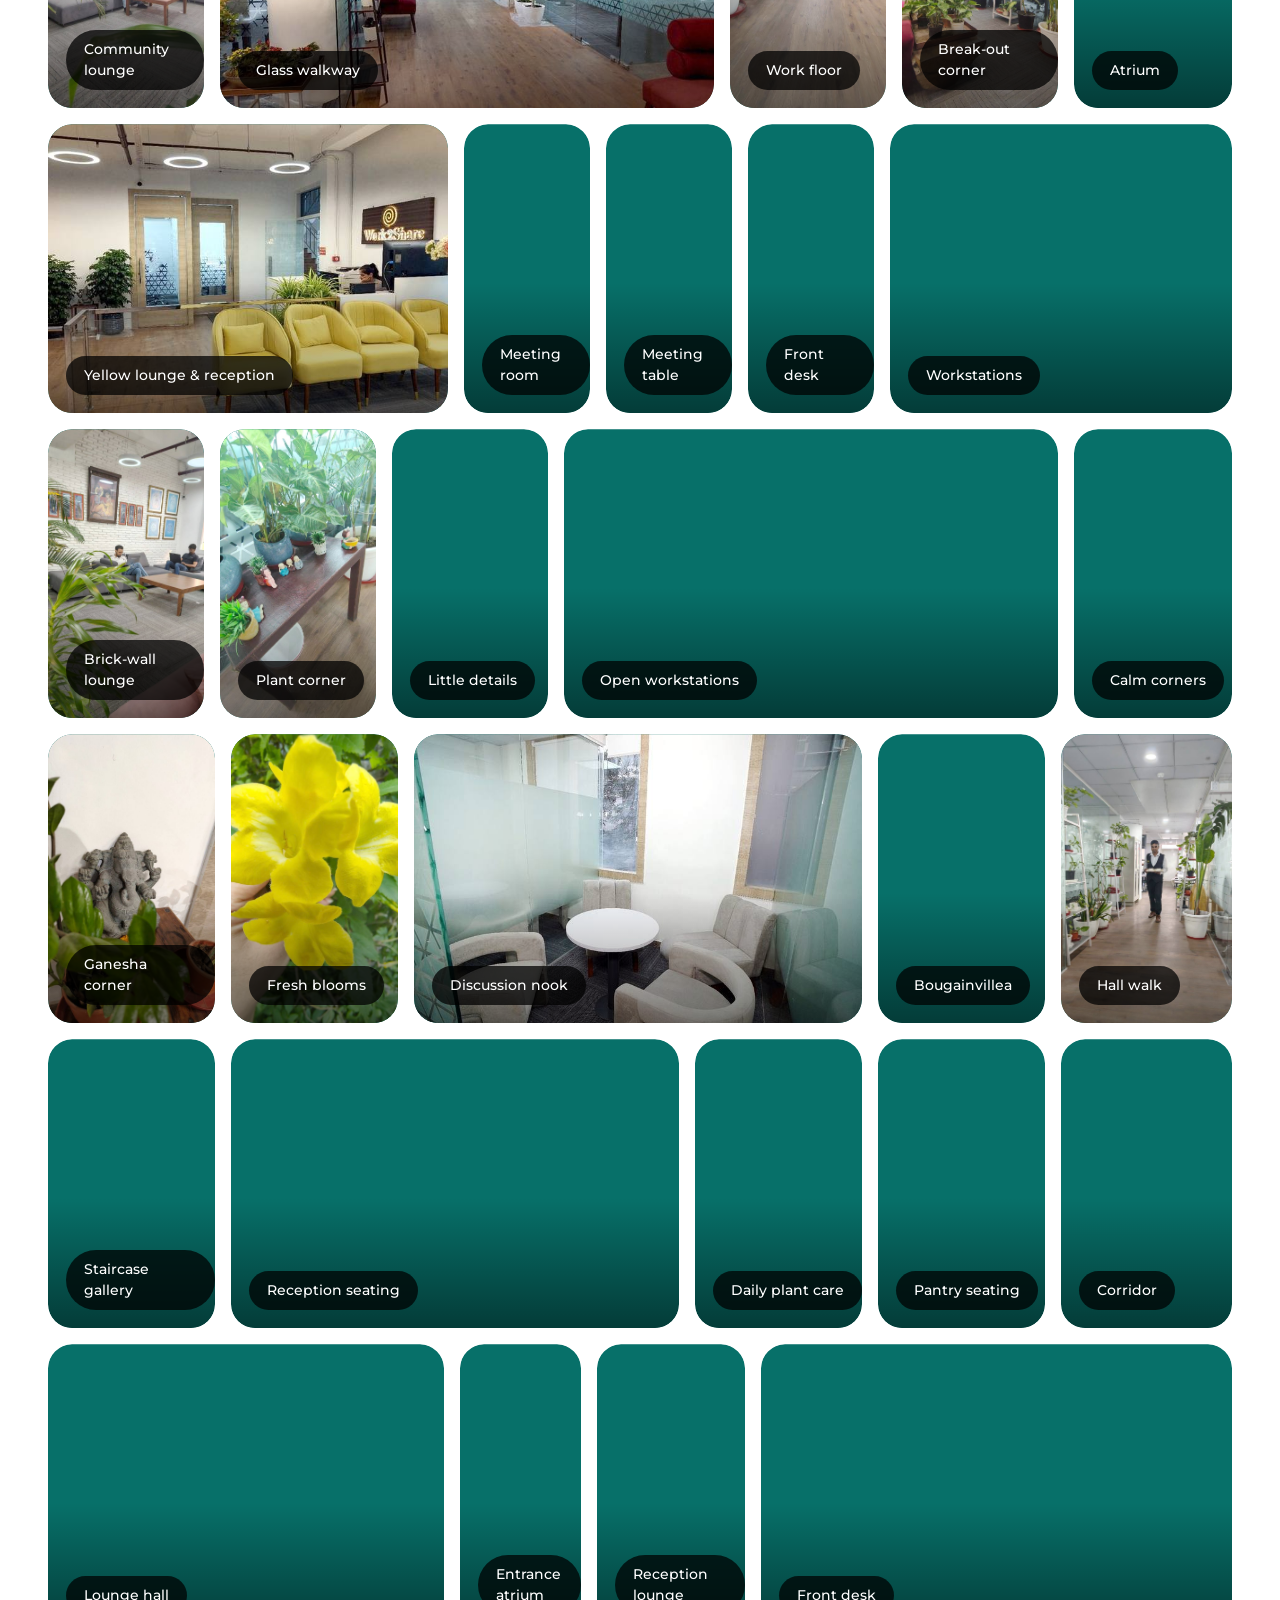
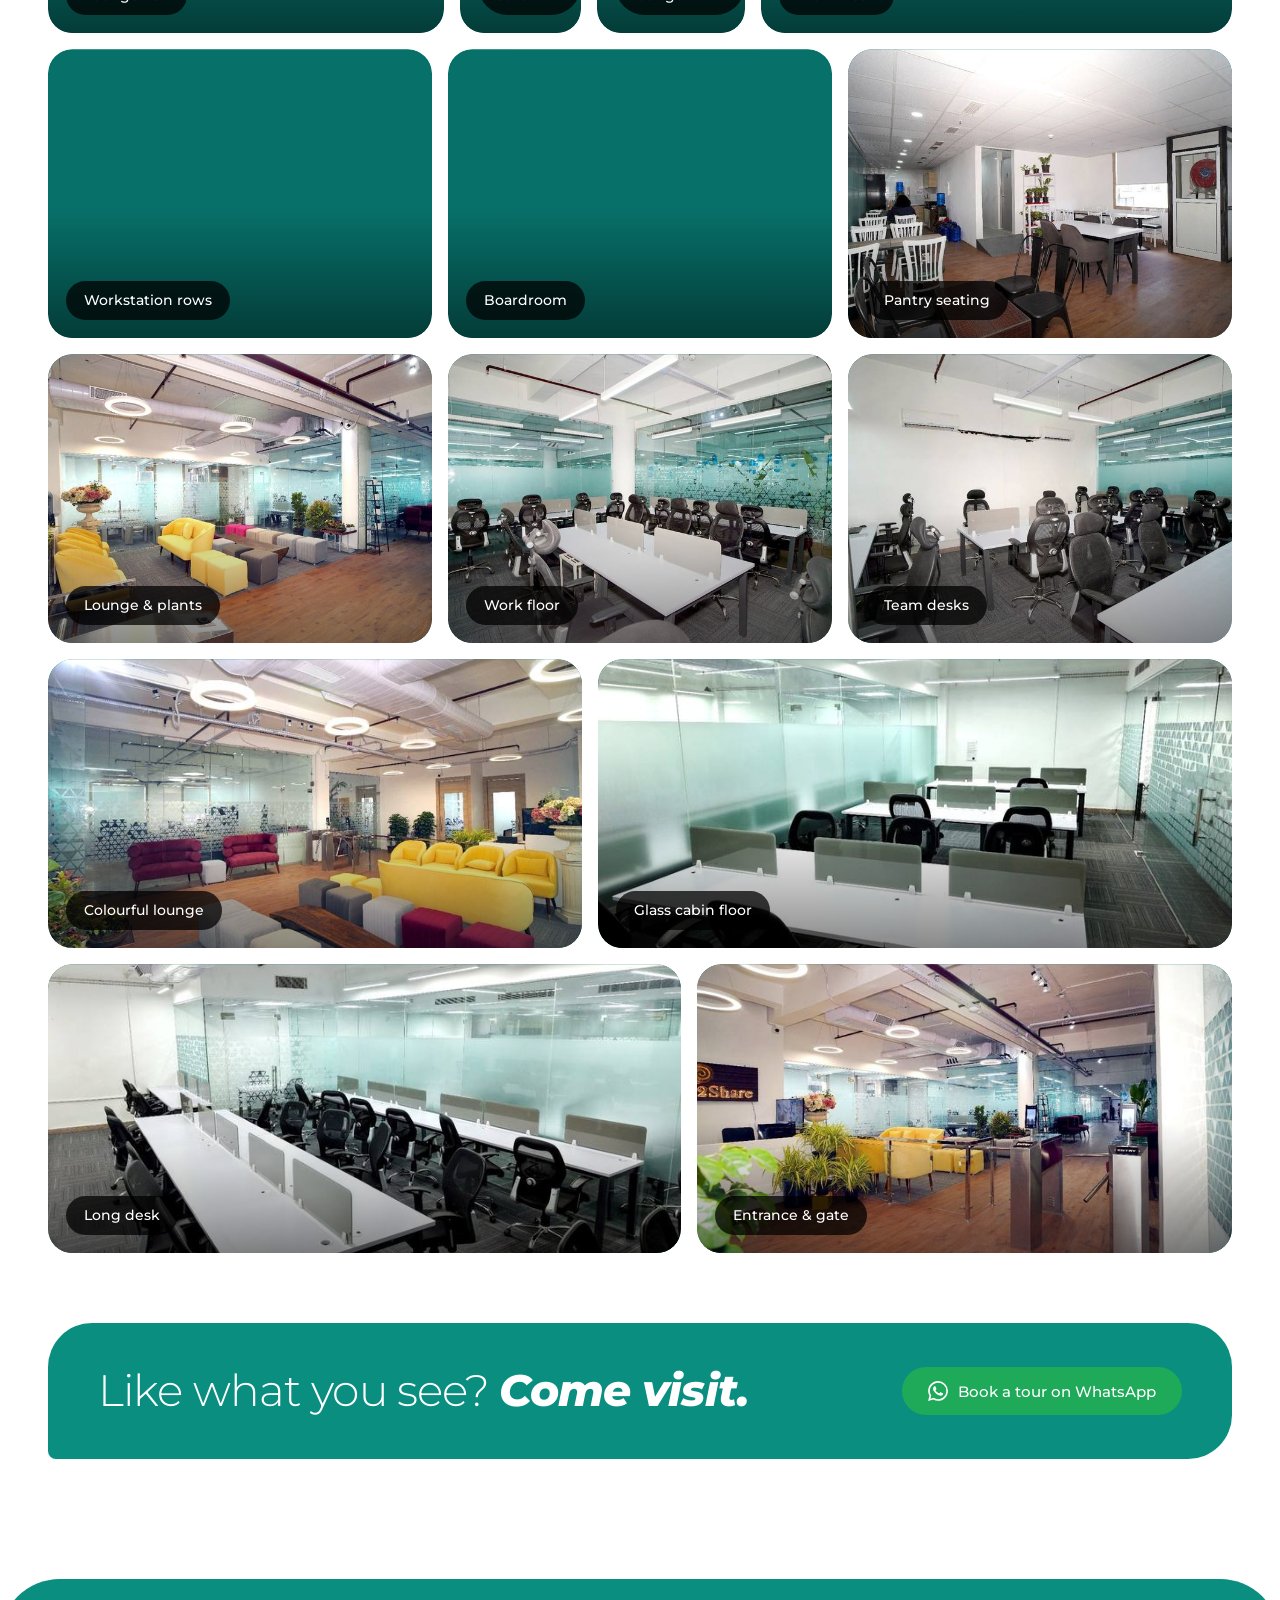
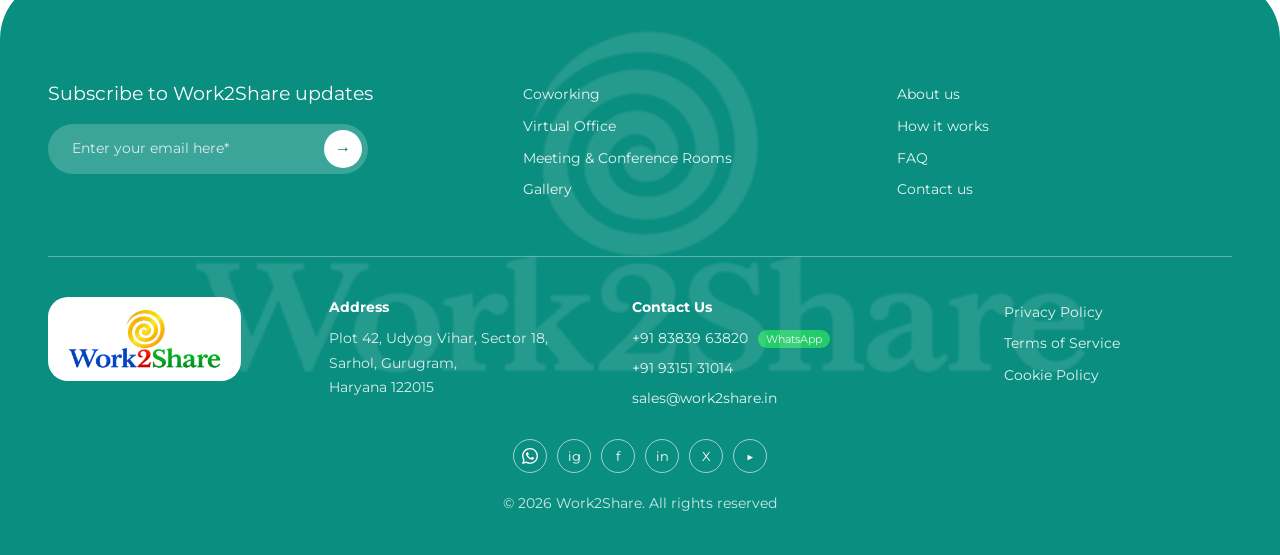
<file: gallery.html>
<!DOCTYPE html>
<html lang="en">
<head>
<meta charset="utf-8">
<meta name="viewport" content="width=device-width, initial-scale=1, viewport-fit=cover">
<meta name="description" content="Photos of Work2Share coworking spaces, cabins and meeting rooms in Udyog Vihar, Gurugram.">
<title>Gallery – Work2Share</title>
<link rel="preconnect" href="https://fonts.googleapis.com"><link rel="preconnect" href="https://fonts.gstatic.com" crossorigin><link rel="stylesheet" href="https://fonts.googleapis.com/css2?family=Montserrat:ital,wght@0,300;0,400;0,500;0,700;0,800;1,700;1,800&display=swap" media="print" onload="this.media='all'"><noscript><link rel="stylesheet" href="https://fonts.googleapis.com/css2?family=Montserrat:ital,wght@0,300;0,400;0,500;0,700;0,800;1,700;1,800&display=swap"></noscript>
<link rel="stylesheet" href="css/style.css?v=20261114">
<link rel="stylesheet" href="css/fx.css?v=20261114">
<link rel="stylesheet" href="css/modal.css?v=20261114">
<link rel="stylesheet" href="css/mobile.css?v=20261116-2">
</head>
<body class="pg">
<div id="bar"></div>
<header id="hd"><div class="nav">
<a class="logo" href="index.html" aria-label="Work2Share home"><img decoding="async" src="assets/logo.webp" alt="Work2Share"></a>
<ul class="pills" id="pl"><li><a href="about.html">About Us</a></li><li class="dd"><a href="index.html#offer">Solutions</a><ul class="dm"><li><a href="coworking.html">Coworking</a></li><li><a href="virtual-office.html">Virtual Office</a></li><li><a href="meeting-rooms.html">Meeting &amp; Conference Rooms</a></li></ul></li><li><a href="gallery.html" aria-current="page">Gallery</a></li><li><a href="contact.html">Contact</a></li></ul>
<div style="display:flex;gap:10px;align-items:center"><a class="btn cta" href="https://wa.me/918383963820?text=Hi%20Work2Share,%20I%20would%20like%20to%20know%20more" target="_blank" rel="noopener"><span>Connect with us</span></a><button class="tog burger" id="bg" aria-label="Menu">☰</button></div>
</div></header>
<main>
<section class="gp-hero"><div class="blob b1"></div><div class="blob b2"></div><div class="wrap"><a class="back" href="index.html">← Back to home</a><h1>Our spaces, <em>in pictures.</em></h1><p>Coworking halls, private cabins, meeting rooms and the little corners in between.</p>
<div class="filters" id="fl"><button class="on" data-f="all">All <small>51</small></button><button data-f="cowork">Coworking <small>16</small></button><button data-f="green">Greenery <small>7</small></button><button data-f="meet">Meeting &amp; conference <small>6</small></button><button data-f="lounge">Lounge &amp; reception <small>21</small></button><button data-f="video">Video <small>1</small></button></div></div></section>
<section class="gp"><div class="wrap"><div class="masonry" id="ms">
<figure class="gt" style="--d:0.00s" data-lb data-ar="0.5625" data-cat="cowork"><div class="ph"><span>Photo</span></div><img decoding="async" data-g="assets/gallery/1" alt="Coworking floor" loading="lazy"><figcaption>Coworking floor</figcaption></figure>
<figure class="gt" style="--d:0.08s" data-lb data-ar="0.5625" data-cat="lounge"><div class="ph"><span>Photo</span></div><img decoding="async" data-g="assets/gallery/2" alt="Sunshine lounge" loading="lazy"><figcaption>Sunshine lounge</figcaption></figure>
<figure class="gt" style="--d:0.16s" data-lb data-ar="0.5625" data-cat="meet"><div class="ph"><span>Photo</span></div><img decoding="async" data-g="assets/gallery/3" alt="Conference room" loading="lazy"><figcaption>Conference room</figcaption></figure>
<figure class="gt" style="--d:0.24s" data-lb data-ar="1.7778" data-cat="lounge"><div class="ph"><span>Photo</span></div><img decoding="async" data-g="assets/gallery/30" alt="Pantry corner" loading="lazy"><figcaption>Pantry corner</figcaption></figure>
<figure class="gt" style="--d:0.00s" data-lb data-ar="1.7778" data-cat="cowork"><div class="ph"><span>Photo</span></div><img decoding="async" data-g="assets/gallery/31" alt="Glass corridor" loading="lazy"><figcaption>Glass corridor</figcaption></figure>
<figure class="gt" style="--d:0.08s" data-lb data-ar="0.5625" data-cat="lounge"><div class="ph"><span>Photo</span></div><img decoding="async" data-g="assets/gallery/4" alt="Lounge &amp; art wall" loading="lazy"><figcaption>Lounge &amp; art wall</figcaption></figure>
<figure class="gt" style="--d:0.16s" data-lb data-ar="1.7778" data-cat="lounge"><div class="ph"><span>Photo</span></div><img decoding="async" data-g="assets/gallery/5" alt="Reception" loading="lazy"><figcaption>Reception</figcaption></figure>
<figure class="gt gt-vid" style="--d:0.16s" data-lb data-video="assets/video/tour.mp4" data-ar="0.5625" data-cat="video"><img decoding="async" src="assets/video/tour-poster.jpg" alt="Video walkthrough" loading="lazy"><span class="play" aria-hidden="true"><svg viewBox="0 0 24 24" fill="currentColor"><path d="M8 5v14l11-7z"/></svg></span><figcaption>Video walkthrough</figcaption></figure>
<figure class="gt" style="--d:0.24s" data-lb data-ar="0.5625" data-cat="lounge"><div class="ph"><span>Photo</span></div><img decoding="async" data-g="assets/gallery/6" alt="Welcome desk" loading="lazy"><figcaption>Welcome desk</figcaption></figure>
<figure class="gt" style="--d:0.00s" data-lb data-ar="1.7778" data-cat="cowork"><div class="ph"><span>Photo</span></div><img decoding="async" data-g="assets/gallery/32" alt="Collaboration table" loading="lazy"><figcaption>Collaboration table</figcaption></figure>
<figure class="gt" style="--d:0.08s" data-lb data-ar="0.5625" data-cat="meet"><div class="ph"><span>Photo</span></div><img decoding="async" data-g="assets/gallery/7" alt="Boardroom" loading="lazy"><figcaption>Boardroom</figcaption></figure>
<figure class="gt" style="--d:0.16s" data-lb data-ar="0.5625" data-cat="cowork"><div class="ph"><span>Photo</span></div><img decoding="async" data-g="assets/gallery/8" alt="Smart-gate entry" loading="lazy"><figcaption>Smart-gate entry</figcaption></figure>
<figure class="gt" style="--d:0.24s" data-lb data-ar="0.5625" data-cat="lounge"><div class="ph"><span>Photo</span></div><img decoding="async" data-g="assets/gallery/9" alt="Community lounge" loading="lazy"><figcaption>Community lounge</figcaption></figure>
<figure class="gt" style="--d:0.00s" data-lb data-ar="1.7778" data-cat="cowork"><div class="ph"><span>Photo</span></div><img decoding="async" data-g="assets/gallery/33" alt="Glass walkway" loading="lazy"><figcaption>Glass walkway</figcaption></figure>
<figure class="gt" style="--d:0.08s" data-lb data-ar="0.5625" data-cat="cowork"><div class="ph"><span>Photo</span></div><img decoding="async" data-g="assets/gallery/10" alt="Work floor" loading="lazy"><figcaption>Work floor</figcaption></figure>
<figure class="gt" style="--d:0.16s" data-lb data-ar="0.5625" data-cat="cowork"><div class="ph"><span>Photo</span></div><img decoding="async" data-g="assets/gallery/11" alt="Break-out corner" loading="lazy"><figcaption>Break-out corner</figcaption></figure>
<figure class="gt" style="--d:0.24s" data-lb data-ar="0.5625" data-cat="lounge"><div class="ph"><span>Photo</span></div><img decoding="async" data-g="assets/gallery/12" alt="Atrium" loading="lazy"><figcaption>Atrium</figcaption></figure>
<figure class="gt" style="--d:0.00s" data-lb data-ar="1.7778" data-cat="lounge"><div class="ph"><span>Photo</span></div><img decoding="async" data-g="assets/gallery/34" alt="Yellow lounge &amp; reception" loading="lazy"><figcaption>Yellow lounge &amp; reception</figcaption></figure>
<figure class="gt" style="--d:0.08s" data-lb data-ar="0.5625" data-cat="meet"><div class="ph"><span>Photo</span></div><img decoding="async" data-g="assets/gallery/13" alt="Meeting room" loading="lazy"><figcaption>Meeting room</figcaption></figure>
<figure class="gt" style="--d:0.16s" data-lb data-ar="0.5625" data-cat="meet"><div class="ph"><span>Photo</span></div><img decoding="async" data-g="assets/gallery/14" alt="Meeting table" loading="lazy"><figcaption>Meeting table</figcaption></figure>
<figure class="gt" style="--d:0.24s" data-lb data-ar="0.5625" data-cat="lounge"><div class="ph"><span>Photo</span></div><img decoding="async" data-g="assets/gallery/15" alt="Front desk" loading="lazy"><figcaption>Front desk</figcaption></figure>
<figure class="gt" style="--d:0.00s" data-lb data-ar="1.5006" data-cat="cowork"><div class="ph"><span>Photo</span></div><img decoding="async" data-g="assets/gallery/35" alt="Workstations" loading="lazy"><figcaption>Workstations</figcaption></figure>
<figure class="gt" style="--d:0.08s" data-lb data-ar="0.5625" data-cat="lounge"><div class="ph"><span>Photo</span></div><img decoding="async" data-g="assets/gallery/16" alt="Brick-wall lounge" loading="lazy"><figcaption>Brick-wall lounge</figcaption></figure>
<figure class="gt" style="--d:0.16s" data-lb data-ar="0.5625" data-cat="green"><div class="ph"><span>Photo</span></div><img decoding="async" data-g="assets/gallery/17" alt="Plant corner" loading="lazy"><figcaption>Plant corner</figcaption></figure>
<figure class="gt" style="--d:0.24s" data-lb data-ar="0.5625" data-cat="green"><div class="ph"><span>Photo</span></div><img decoding="async" data-g="assets/gallery/18" alt="Little details" loading="lazy"><figcaption>Little details</figcaption></figure>
<figure class="gt" style="--d:0.00s" data-lb data-ar="1.7778" data-cat="cowork"><div class="ph"><span>Photo</span></div><img decoding="async" data-g="assets/gallery/36" alt="Open workstations" loading="lazy"><figcaption>Open workstations</figcaption></figure>
<figure class="gt" style="--d:0.08s" data-lb data-ar="0.5625" data-cat="green"><div class="ph"><span>Photo</span></div><img decoding="async" data-g="assets/gallery/19" alt="Calm corners" loading="lazy"><figcaption>Calm corners</figcaption></figure>
<figure class="gt" style="--d:0.16s" data-lb data-ar="0.5625" data-cat="green"><div class="ph"><span>Photo</span></div><img decoding="async" data-g="assets/gallery/20" alt="Ganesha corner" loading="lazy"><figcaption>Ganesha corner</figcaption></figure>
<figure class="gt" style="--d:0.24s" data-lb data-ar="0.5625" data-cat="green"><div class="ph"><span>Photo</span></div><img decoding="async" data-g="assets/gallery/21" alt="Fresh blooms" loading="lazy"><figcaption>Fresh blooms</figcaption></figure>
<figure class="gt" style="--d:0.00s" data-lb data-ar="1.5006" data-cat="meet"><div class="ph"><span>Photo</span></div><img decoding="async" data-g="assets/gallery/37" alt="Discussion nook" loading="lazy"><figcaption>Discussion nook</figcaption></figure>
<figure class="gt" style="--d:0.08s" data-lb data-ar="0.5625" data-cat="green"><div class="ph"><span>Photo</span></div><img decoding="async" data-g="assets/gallery/22" alt="Bougainvillea" loading="lazy"><figcaption>Bougainvillea</figcaption></figure>
<figure class="gt" style="--d:0.16s" data-lb data-ar="0.5625" data-cat="cowork"><div class="ph"><span>Photo</span></div><img decoding="async" data-g="assets/gallery/23" alt="Hall walk" loading="lazy"><figcaption>Hall walk</figcaption></figure>
<figure class="gt" style="--d:0.24s" data-lb data-ar="0.5625" data-cat="lounge"><div class="ph"><span>Photo</span></div><img decoding="async" data-g="assets/gallery/24" alt="Staircase gallery" loading="lazy"><figcaption>Staircase gallery</figcaption></figure>
<figure class="gt" style="--d:0.00s" data-lb data-ar="1.5006" data-cat="lounge"><div class="ph"><span>Photo</span></div><img decoding="async" data-g="assets/gallery/38" alt="Reception seating" loading="lazy"><figcaption>Reception seating</figcaption></figure>
<figure class="gt" style="--d:0.08s" data-lb data-ar="0.5625" data-cat="green"><div class="ph"><span>Photo</span></div><img decoding="async" data-g="assets/gallery/25" alt="Daily plant care" loading="lazy"><figcaption>Daily plant care</figcaption></figure>
<figure class="gt" style="--d:0.16s" data-lb data-ar="0.5625" data-cat="lounge"><div class="ph"><span>Photo</span></div><img decoding="async" data-g="assets/gallery/26" alt="Pantry seating" loading="lazy"><figcaption>Pantry seating</figcaption></figure>
<figure class="gt" style="--d:0.24s" data-lb data-ar="0.5625" data-cat="cowork"><div class="ph"><span>Photo</span></div><img decoding="async" data-g="assets/gallery/27" alt="Corridor" loading="lazy"><figcaption>Corridor</figcaption></figure>
<figure class="gt" style="--d:0.00s" data-lb data-ar="1.5006" data-cat="lounge"><div class="ph"><span>Photo</span></div><img decoding="async" data-g="assets/gallery/39" alt="Lounge hall" loading="lazy"><figcaption>Lounge hall</figcaption></figure>
<figure class="gt" style="--d:0.08s" data-lb data-ar="0.4589" data-cat="lounge"><div class="ph"><span>Photo</span></div><img decoding="async" data-g="assets/gallery/28" alt="Entrance atrium" loading="lazy"><figcaption>Entrance atrium</figcaption></figure>
<figure class="gt" style="--d:0.16s" data-lb data-ar="0.5625" data-cat="lounge"><div class="ph"><span>Photo</span></div><img decoding="async" data-g="assets/gallery/29" alt="Reception lounge" loading="lazy"><figcaption>Reception lounge</figcaption></figure>
<figure class="gt" style="--d:0.24s" data-lb data-ar="1.7778" data-cat="lounge"><div class="ph"><span>Photo</span></div><img decoding="async" data-g="assets/gallery/40" alt="Front desk" loading="lazy"><figcaption>Front desk</figcaption></figure>
<figure class="gt" style="--d:0.00s" data-lb data-ar="1.5006" data-cat="cowork"><div class="ph"><span>Photo</span></div><img decoding="async" data-g="assets/gallery/41" alt="Workstation rows" loading="lazy"><figcaption>Workstation rows</figcaption></figure>
<figure class="gt" style="--d:0.08s" data-lb data-ar="1.5006" data-cat="meet"><div class="ph"><span>Photo</span></div><img decoding="async" data-g="assets/gallery/42" alt="Boardroom" loading="lazy"><figcaption>Boardroom</figcaption></figure>
<figure class="gt" style="--d:0.16s" data-lb data-ar="1.5006" data-cat="lounge"><div class="ph"><span>Photo</span></div><img decoding="async" data-g="assets/gallery/43" alt="Pantry seating" loading="lazy"><figcaption>Pantry seating</figcaption></figure>
<figure class="gt" style="--d:0.24s" data-lb data-ar="1.5006" data-cat="lounge"><div class="ph"><span>Photo</span></div><img decoding="async" data-g="assets/gallery/44" alt="Lounge &amp; plants" loading="lazy"><figcaption>Lounge &amp; plants</figcaption></figure>
<figure class="gt" style="--d:0.00s" data-lb data-ar="1.5006" data-cat="cowork"><div class="ph"><span>Photo</span></div><img decoding="async" data-g="assets/gallery/45" alt="Work floor" loading="lazy"><figcaption>Work floor</figcaption></figure>
<figure class="gt" style="--d:0.08s" data-lb data-ar="1.5006" data-cat="cowork"><div class="ph"><span>Photo</span></div><img decoding="async" data-g="assets/gallery/46" alt="Team desks" loading="lazy"><figcaption>Team desks</figcaption></figure>
<figure class="gt" style="--d:0.16s" data-lb data-ar="1.5006" data-cat="lounge"><div class="ph"><span>Photo</span></div><img decoding="async" data-g="assets/gallery/47" alt="Colourful lounge" loading="lazy"><figcaption>Colourful lounge</figcaption></figure>
<figure class="gt" style="--d:0.24s" data-lb data-ar="1.7778" data-cat="cowork"><div class="ph"><span>Photo</span></div><img decoding="async" data-g="assets/gallery/48" alt="Glass cabin floor" loading="lazy"><figcaption>Glass cabin floor</figcaption></figure>
<figure class="gt" style="--d:0.00s" data-lb data-ar="1.7778" data-cat="cowork"><div class="ph"><span>Photo</span></div><img decoding="async" data-g="assets/gallery/49" alt="Long desk" loading="lazy"><figcaption>Long desk</figcaption></figure>
<figure class="gt" style="--d:0.08s" data-lb data-ar="1.5006" data-cat="lounge"><div class="ph"><span>Photo</span></div><img decoding="async" data-g="assets/gallery/50" alt="Entrance &amp; gate" loading="lazy"><figcaption>Entrance &amp; gate</figcaption></figure>
</div>
<div class="gp-cta rv"><h2>Like what you see? <em>Come visit.</em></h2><a class="btn wa-b" href="https://wa.me/918383963820?text=Hi%20Work2Share,%20I%20want%20to%20book%20a%20tour" target="_blank" rel="noopener"><svg viewBox="0 0 24 24" fill="currentColor" aria-hidden="true"><path d="M17.472 14.382c-.297-.149-1.758-.867-2.03-.967-.273-.099-.471-.148-.67.15-.197.297-.767.966-.94 1.164-.173.199-.347.223-.644.075-.297-.15-1.255-.463-2.39-1.475-.883-.788-1.48-1.761-1.653-2.059-.173-.297-.018-.458.13-.606.134-.133.298-.347.446-.52.149-.174.198-.298.298-.497.099-.198.05-.371-.025-.52-.075-.149-.669-1.612-.916-2.207-.242-.579-.487-.5-.669-.51-.173-.008-.371-.01-.57-.01-.198 0-.52.074-.792.372-.272.297-1.04 1.016-1.04 2.479 0 1.462 1.065 2.875 1.213 3.074.149.198 2.096 3.2 5.077 4.487.709.306 1.262.489 1.694.625.712.227 1.36.195 1.871.118.571-.085 1.758-.719 2.006-1.413.248-.694.248-1.289.173-1.413-.074-.124-.272-.198-.57-.347m-5.421 7.403h-.004a9.87 9.87 0 01-5.031-1.378l-.361-.214-3.741.982.998-3.648-.235-.374a9.86 9.86 0 01-1.51-5.26c.001-5.45 4.436-9.884 9.888-9.884 2.64 0 5.122 1.03 6.988 2.898a9.825 9.825 0 012.893 6.994c-.003 5.45-4.437 9.884-9.885 9.884m8.413-18.297A11.815 11.815 0 0012.05 0C5.495 0 .16 5.335.157 11.892c0 2.096.547 4.142 1.588 5.945L.057 24l6.305-1.654a11.882 11.882 0 005.683 1.448h.005c6.554 0 11.89-5.335 11.893-11.893a11.821 11.821 0 00-3.48-8.413z"/></svg><span>Book a tour on WhatsApp</span></a></div></div></section>
</main>
<footer id="footer"><div class="wrap">
<div class="fg"><div><p style="font-size:1.2rem">Subscribe to Work2Share updates</p><form class="nl" onsubmit="return false"><input placeholder="Enter your email here*" aria-label="Email"><button aria-label="Subscribe">→</button></form></div>
<div><a href="coworking.html">Coworking</a><a href="virtual-office.html">Virtual Office</a><a href="meeting-rooms.html">Meeting &amp; Conference Rooms</a><a href="gallery.html">Gallery</a></div><div><a href="about.html">About us</a><a href="index.html#how">How it works</a><a href="faq.html">FAQ</a><a href="contact.html">Contact us</a></div></div>
<div class="f2"><a class="flogo" href="index.html#top"><img decoding="async" src="assets/logo.webp" alt="Work2Share"></a><div><strong>Address</strong><p class="fa">Plot 42, Udyog Vihar, Sector 18,<br>Sarhol, Gurugram,<br>Haryana 122015</p></div><div class="fcon"><strong>Contact Us</strong><a href="https://wa.me/918383963820" target="_blank" rel="noopener">+91 83839 63820 <small>WhatsApp</small></a><a href="tel:+919315131014">+91 93151 31014</a><a href="mailto:sales@work2share.in">sales@work2share.in</a></div><div><a href="#">Privacy Policy</a><a href="#">Terms of Service</a><a href="#">Cookie Policy</a></div></div>
<div class="big" aria-hidden="true"><img decoding="async" src="assets/logo.webp" alt=""></div>
<div class="soc"><a href="https://wa.me/918383963820" target="_blank" rel="noopener" aria-label="WhatsApp"><svg viewBox="0 0 24 24" fill="currentColor" aria-hidden="true"><path d="M17.472 14.382c-.297-.149-1.758-.867-2.03-.967-.273-.099-.471-.148-.67.15-.197.297-.767.966-.94 1.164-.173.199-.347.223-.644.075-.297-.15-1.255-.463-2.39-1.475-.883-.788-1.48-1.761-1.653-2.059-.173-.297-.018-.458.13-.606.134-.133.298-.347.446-.52.149-.174.198-.298.298-.497.099-.198.05-.371-.025-.52-.075-.149-.669-1.612-.916-2.207-.242-.579-.487-.5-.669-.51-.173-.008-.371-.01-.57-.01-.198 0-.52.074-.792.372-.272.297-1.04 1.016-1.04 2.479 0 1.462 1.065 2.875 1.213 3.074.149.198 2.096 3.2 5.077 4.487.709.306 1.262.489 1.694.625.712.227 1.36.195 1.871.118.571-.085 1.758-.719 2.006-1.413.248-.694.248-1.289.173-1.413-.074-.124-.272-.198-.57-.347m-5.421 7.403h-.004a9.87 9.87 0 01-5.031-1.378l-.361-.214-3.741.982.998-3.648-.235-.374a9.86 9.86 0 01-1.51-5.26c.001-5.45 4.436-9.884 9.888-9.884 2.64 0 5.122 1.03 6.988 2.898a9.825 9.825 0 012.893 6.994c-.003 5.45-4.437 9.884-9.885 9.884m8.413-18.297A11.815 11.815 0 0012.05 0C5.495 0 .16 5.335.157 11.892c0 2.096.547 4.142 1.588 5.945L.057 24l6.305-1.654a11.882 11.882 0 005.683 1.448h.005c6.554 0 11.89-5.335 11.893-11.893a11.821 11.821 0 00-3.48-8.413z"/></svg></a><a href="#" aria-label="Instagram">ig</a><a href="#" aria-label="Facebook">f</a><a href="#" aria-label="LinkedIn">in</a><a href="#" aria-label="X">X</a><a href="#" aria-label="YouTube">▶</a></div><p style="text-align:center;opacity:.8;margin-top:20px">© 2026 Work2Share. All rights reserved</p>
</div></footer>
<script src="js/page.js?v=20261116" defer></script>
<script src="js/common.js?v=20261116" defer></script>
<script src="js/fx.js?v=20261116-3" defer></script>
<script src="js/modal.js?v=20261114" defer></script>
<script src="js/mobile.js?v=20261116" defer></script>
</body>
</html>
</file>
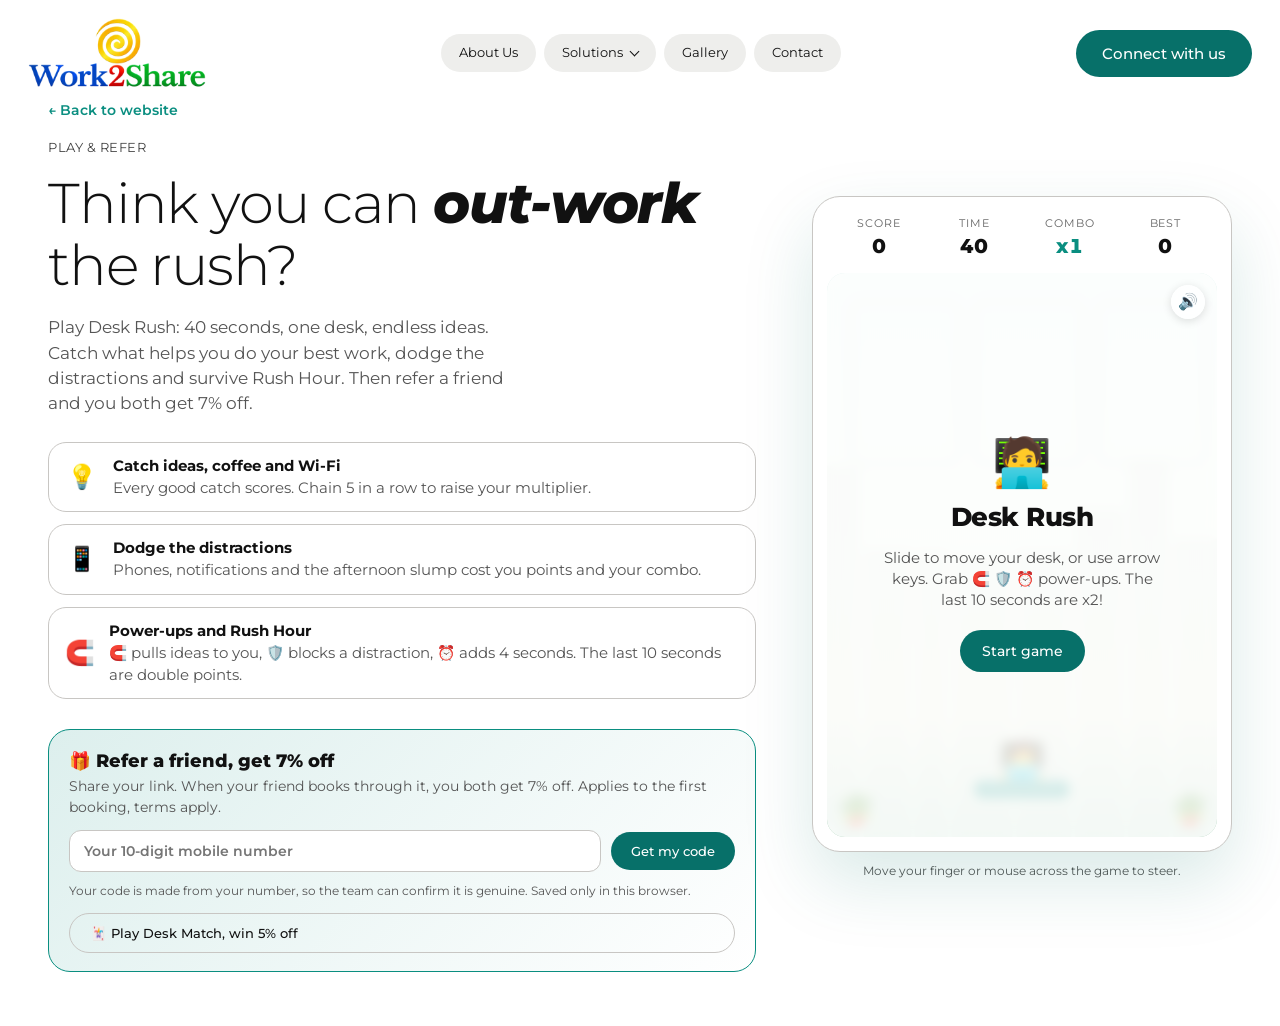
<file: game.html>
<!DOCTYPE html>
<html lang="en">
<head>
<meta charset="utf-8">
<meta name="viewport" content="width=device-width, initial-scale=1, viewport-fit=cover">
<meta name="description" content="Play Desk Rush by Work2Share, a 40 second game. Refer a friend and you both get 7% off your first booking.">
<title>Desk Rush: Play &amp; Refer – Work2Share</title>
<link rel="preconnect" href="https://fonts.googleapis.com"><link rel="preconnect" href="https://fonts.gstatic.com" crossorigin><link rel="stylesheet" href="https://fonts.googleapis.com/css2?family=Montserrat:ital,wght@0,300;0,400;0,500;0,700;0,800;1,700;1,800&display=swap" media="print" onload="this.media='all'"><noscript><link rel="stylesheet" href="https://fonts.googleapis.com/css2?family=Montserrat:ital,wght@0,300;0,400;0,500;0,700;0,800;1,700;1,800&display=swap"></noscript>
<link rel="stylesheet" href="css/style.css?v=20261114">
<link rel="stylesheet" href="css/fx.css?v=20261114">
<link rel="stylesheet" href="css/modal.css?v=20261114">
<link rel="stylesheet" href="css/game.css?v=20261114">
<link rel="stylesheet" href="css/mobile.css?v=20261116-2">
</head>
<body class="pg gpg">
<div id="bar"></div>
<header id="hd"><div class="nav">
<a class="logo" href="index.html" aria-label="Work2Share home"><img decoding="async" src="assets/logo.webp" alt="Work2Share"></a>
<ul class="pills" id="pl"><li><a href="about.html">About Us</a></li><li class="dd"><a href="index.html#offer">Solutions</a><ul class="dm"><li><a href="coworking.html">Coworking</a></li><li><a href="virtual-office.html">Virtual Office</a></li><li><a href="meeting-rooms.html">Meeting &amp; Conference Rooms</a></li></ul></li><li><a href="gallery.html">Gallery</a></li><li><a href="contact.html">Contact</a></li></ul>
<div style="display:flex;gap:10px;align-items:center"><a class="btn cta" href="https://wa.me/918383963820?text=Hi%20Work2Share,%20I%20would%20like%20to%20know%20more" target="_blank" rel="noopener"><span>Connect with us</span></a><button class="tog burger" id="bg" aria-label="Menu">☰</button></div>
</div></header>
<main>
<section class="game" id="game"><div class="wrap gw">
<div><nav class="crumb gcrumb"><a href="index.html">← Back to website</a></nav><span class="eyebrow">PLAY &amp; REFER</span><h1 class="gh1">Think you can <em>out-work</em> the rush?</h1>
<p class="gmp">Play Desk Rush: 40 seconds, one desk, endless ideas. Catch what helps you do your best work, dodge the distractions and survive Rush Hour. Then refer a friend and you both get 7% off.</p>
<ul class="gl"><li><b>💡</b><div><strong>Catch ideas, coffee and Wi-Fi</strong><span>Every good catch scores. Chain 5 in a row to raise your multiplier.</span></div></li><li><b>📱</b><div><strong>Dodge the distractions</strong><span>Phones, notifications and the afternoon slump cost you points and your combo.</span></div></li><li><b>🧲</b><div><strong>Power-ups and Rush Hour</strong><span>🧲 pulls ideas to you, 🛡️ blocks a distraction, ⏰ adds 4 seconds. The last 10 seconds are double points.</span></div></li></ul>
<div class="gref"><div class="gref-t"><b>🎁 Refer a friend, get 7% off</b><span>Share your link. When your friend books through it, you both get 7% off. Applies to the first booking, terms apply.</span></div>
<p class="gref-in" id="refIn" hidden>🎁 You were invited with code <b id="refFrom"></b>. <a id="refGet" target="_blank" rel="noopener" href="#">Claim your 7% off</a></p>
<form class="gref-f" id="refForm" novalidate><input id="refMob" type="tel" inputmode="numeric" maxlength="13" placeholder="Your 10-digit mobile number" autocomplete="tel-national" aria-label="Your mobile number" required><button class="btn" type="submit"><span>Get my code</span></button><small>Your code is made from your number, so the team can confirm it is genuine. Saved only in this browser.</small></form><p class="gerr" id="refErr" role="alert" hidden></p><div class="gref-c" id="refBox" hidden><code id="refCode">W2S-••••-••••-••••</code><button class="btn gh" id="refCopy" type="button"><span>Copy link</span></button><a class="btn wa-b" id="refWa" target="_blank" rel="noopener" href="#"><span>Share on WhatsApp</span></a><a class="gref-s" id="refChange" href="#">Change number</a></div>
<a class="btn gh" href="match.html"><span>🃏 Play Desk Match, win 5% off</span></a>
<a class="gref-s" id="refClaim" hidden target="_blank" rel="noopener" href="#">Friend already booked? Claim your 7%</a></div>
</div>
<div class="gcol"><div class="gbox" id="gbox"><div class="ghud"><div><small>Score</small><b id="gScore">0</b></div><div><small>Time</small><b id="gTime">40</b></div><div class="gc"><small>Combo</small><b id="gCombo">x1</b></div><div><small>Best</small><b id="gBest">0</b></div></div>
<div class="gstage"><button class="gmute" id="gMute" type="button" aria-label="Turn sound off">🔊</button><canvas id="gcv" width="360" height="520" aria-label="Desk Rush game. Move your desk left and right to catch good items."></canvas>
<div class="gov" id="gov"><div class="ge">🧑‍💻</div><h3>Desk Rush</h3><p>Slide to move your desk, or use arrow keys. Grab 🧲 🛡️ ⏰ power-ups. The last 10 seconds are x2!</p><div class="gb"><button class="btn" id="gStart" type="button"><span>Start game</span></button></div></div></div></div>
<p class="gnote">Move your finger or mouse across the game to steer.</p></div>
</div></section>
</main>
<script src="js/page.js?v=20261116" defer></script>
<script src="js/common.js?v=20261116" defer></script>
<script src="js/w2scode.js?v=20261114" defer></script>
<script src="js/refer.js?v=20261114" defer></script>
<script src="js/game.js?v=20261114" defer></script>
<script src="js/mobile.js?v=20261116" defer></script>
</body>
</html>
</file>
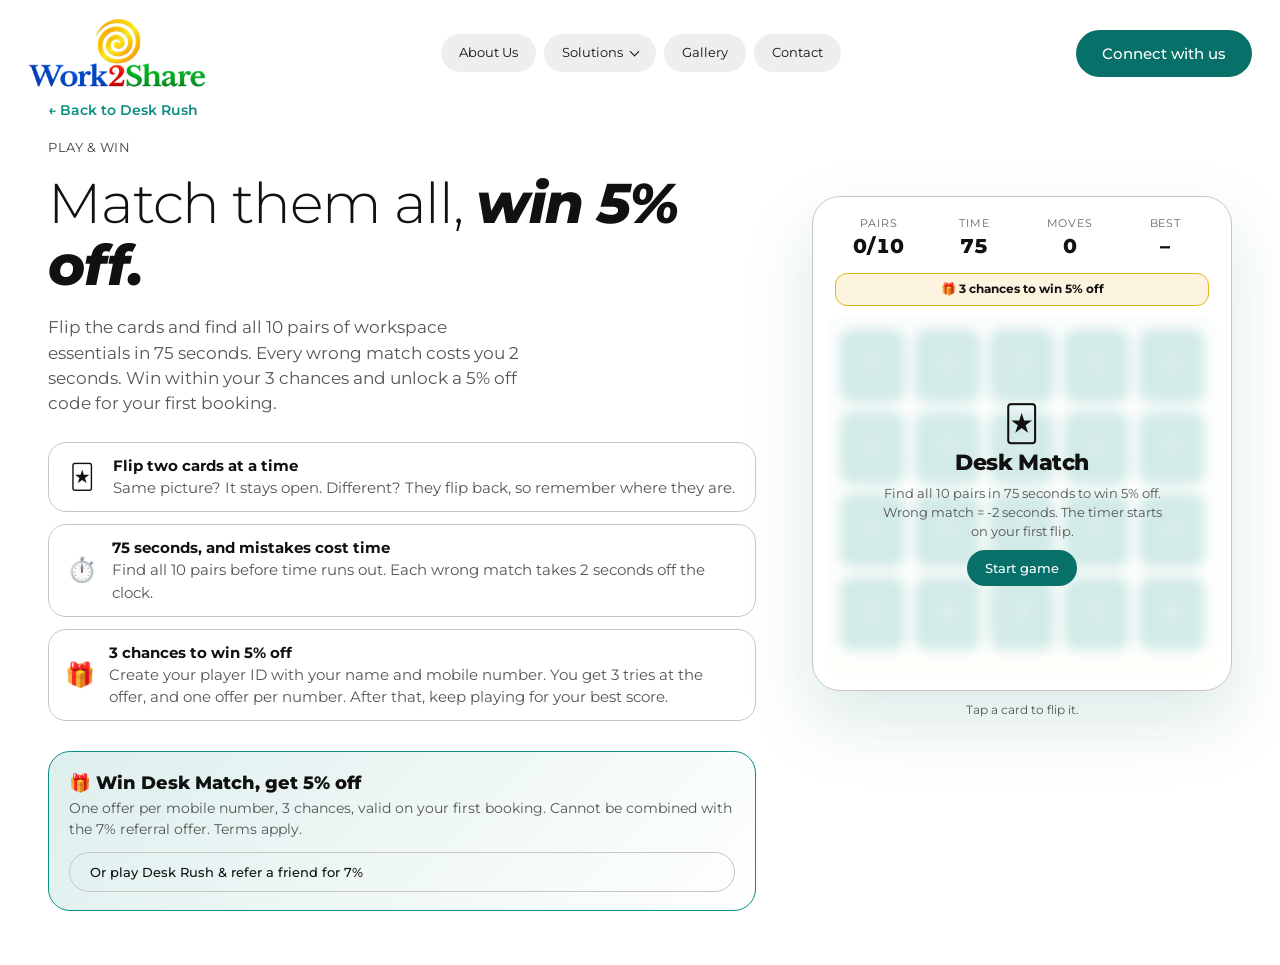
<file: match.html>
<!DOCTYPE html>
<html lang="en">
<head>
<meta charset="utf-8">
<meta name="viewport" content="width=device-width, initial-scale=1, viewport-fit=cover">
<meta name="description" content="Play Desk Match by Work2Share. Match all 10 pairs in 75 seconds and win 5% off your first booking.">
<title>Desk Match: Win 5% Off – Work2Share</title>
<link rel="preconnect" href="https://fonts.googleapis.com"><link rel="preconnect" href="https://fonts.gstatic.com" crossorigin><link rel="stylesheet" href="https://fonts.googleapis.com/css2?family=Montserrat:ital,wght@0,300;0,400;0,500;0,700;0,800;1,700;1,800&display=swap" media="print" onload="this.media='all'"><noscript><link rel="stylesheet" href="https://fonts.googleapis.com/css2?family=Montserrat:ital,wght@0,300;0,400;0,500;0,700;0,800;1,700;1,800&display=swap"></noscript>
<link rel="stylesheet" href="css/style.css?v=20261114">
<link rel="stylesheet" href="css/fx.css?v=20261114">
<link rel="stylesheet" href="css/modal.css?v=20261114">
<link rel="stylesheet" href="css/game.css?v=20261114">
<link rel="stylesheet" href="css/match.css?v=20261114">
<link rel="stylesheet" href="css/mobile.css?v=20261116-2">
</head>
<body class="pg gpg mpg">
<div id="bar"></div>
<header id="hd"><div class="nav">
<a class="logo" href="index.html" aria-label="Work2Share home"><img decoding="async" src="assets/logo.webp" alt="Work2Share"></a>
<ul class="pills" id="pl"><li><a href="about.html">About Us</a></li><li class="dd"><a href="index.html#offer">Solutions</a><ul class="dm"><li><a href="coworking.html">Coworking</a></li><li><a href="virtual-office.html">Virtual Office</a></li><li><a href="meeting-rooms.html">Meeting &amp; Conference Rooms</a></li></ul></li><li><a href="gallery.html">Gallery</a></li><li><a href="contact.html">Contact</a></li></ul>
<div style="display:flex;gap:10px;align-items:center"><a class="btn cta" href="https://wa.me/918383963820?text=Hi%20Work2Share,%20I%20would%20like%20to%20know%20more" target="_blank" rel="noopener"><span>Connect with us</span></a><button class="tog burger" id="bg" aria-label="Menu">☰</button></div>
</div></header>
<main>
<section class="game mgame" id="game"><div class="wrap gw">
<div><nav class="crumb gcrumb"><a href="game.html">← Back to Desk Rush</a></nav><span class="eyebrow">PLAY &amp; WIN</span><h1 class="gh1">Match them all, <em>win 5% off.</em></h1>
<p class="gmp">Flip the cards and find all 10 pairs of workspace essentials in 75 seconds. Every wrong match costs you 2 seconds. Win within your 3 chances and unlock a 5% off code for your first booking.</p>
<ul class="gl"><li><b>🃏</b><div><strong>Flip two cards at a time</strong><span>Same picture? It stays open. Different? They flip back, so remember where they are.</span></div></li><li><b>⏱️</b><div><strong>75 seconds, and mistakes cost time</strong><span>Find all 10 pairs before time runs out. Each wrong match takes 2 seconds off the clock.</span></div></li><li><b>🎁</b><div><strong>3 chances to win 5% off</strong><span>Create your player ID with your name and mobile number. You get 3 tries at the offer, and one offer per number. After that, keep playing for your best score.</span></div></li></ul>
<div class="gref mterms"><div class="gref-t"><b>🎁 Win Desk Match, get 5% off</b><span>One offer per mobile number, 3 chances, valid on your first booking. Cannot be combined with the 7% referral offer. Terms apply.</span></div>
<a class="btn gh" href="game.html"><span>Or play Desk Rush &amp; refer a friend for 7%</span></a></div>
</div>
<div class="gcol"><div class="gbox" id="mbox"><div class="ghud"><div><small>Pairs</small><b id="mPairs">0/10</b></div><div><small>Time</small><b id="mTime">75</b></div><div><small>Moves</small><b id="mMoves">0</b></div><div><small>Best</small><b id="mBest">–</b></div></div>
<p class="mchance" id="mChance" aria-live="polite"></p>
<div class="mstage"><div class="mgrid" id="mgrid" role="group" aria-label="Memory cards"></div>
<div class="gov" id="mov"><div class="ge">🃏</div><h3>Desk Match</h3><p>Find all 10 pairs in 75 seconds to win 5% off. Wrong match = -2 seconds. The timer starts on your first flip.</p><div class="gb"><button class="btn" id="mStart" type="button"><span>Start game</span></button></div></div></div></div>
<p class="gnote">Tap a card to flip it.</p></div>
</div></section>
</main>
<script src="js/page.js?v=20261116" defer></script>
<script src="js/common.js?v=20261116" defer></script>
<script src="js/w2scode.js?v=20261114" defer></script>
<script src="js/match.js?v=20261114" defer></script>
<script src="js/mobile.js?v=20261116" defer></script>
</body>
</html>
</file>
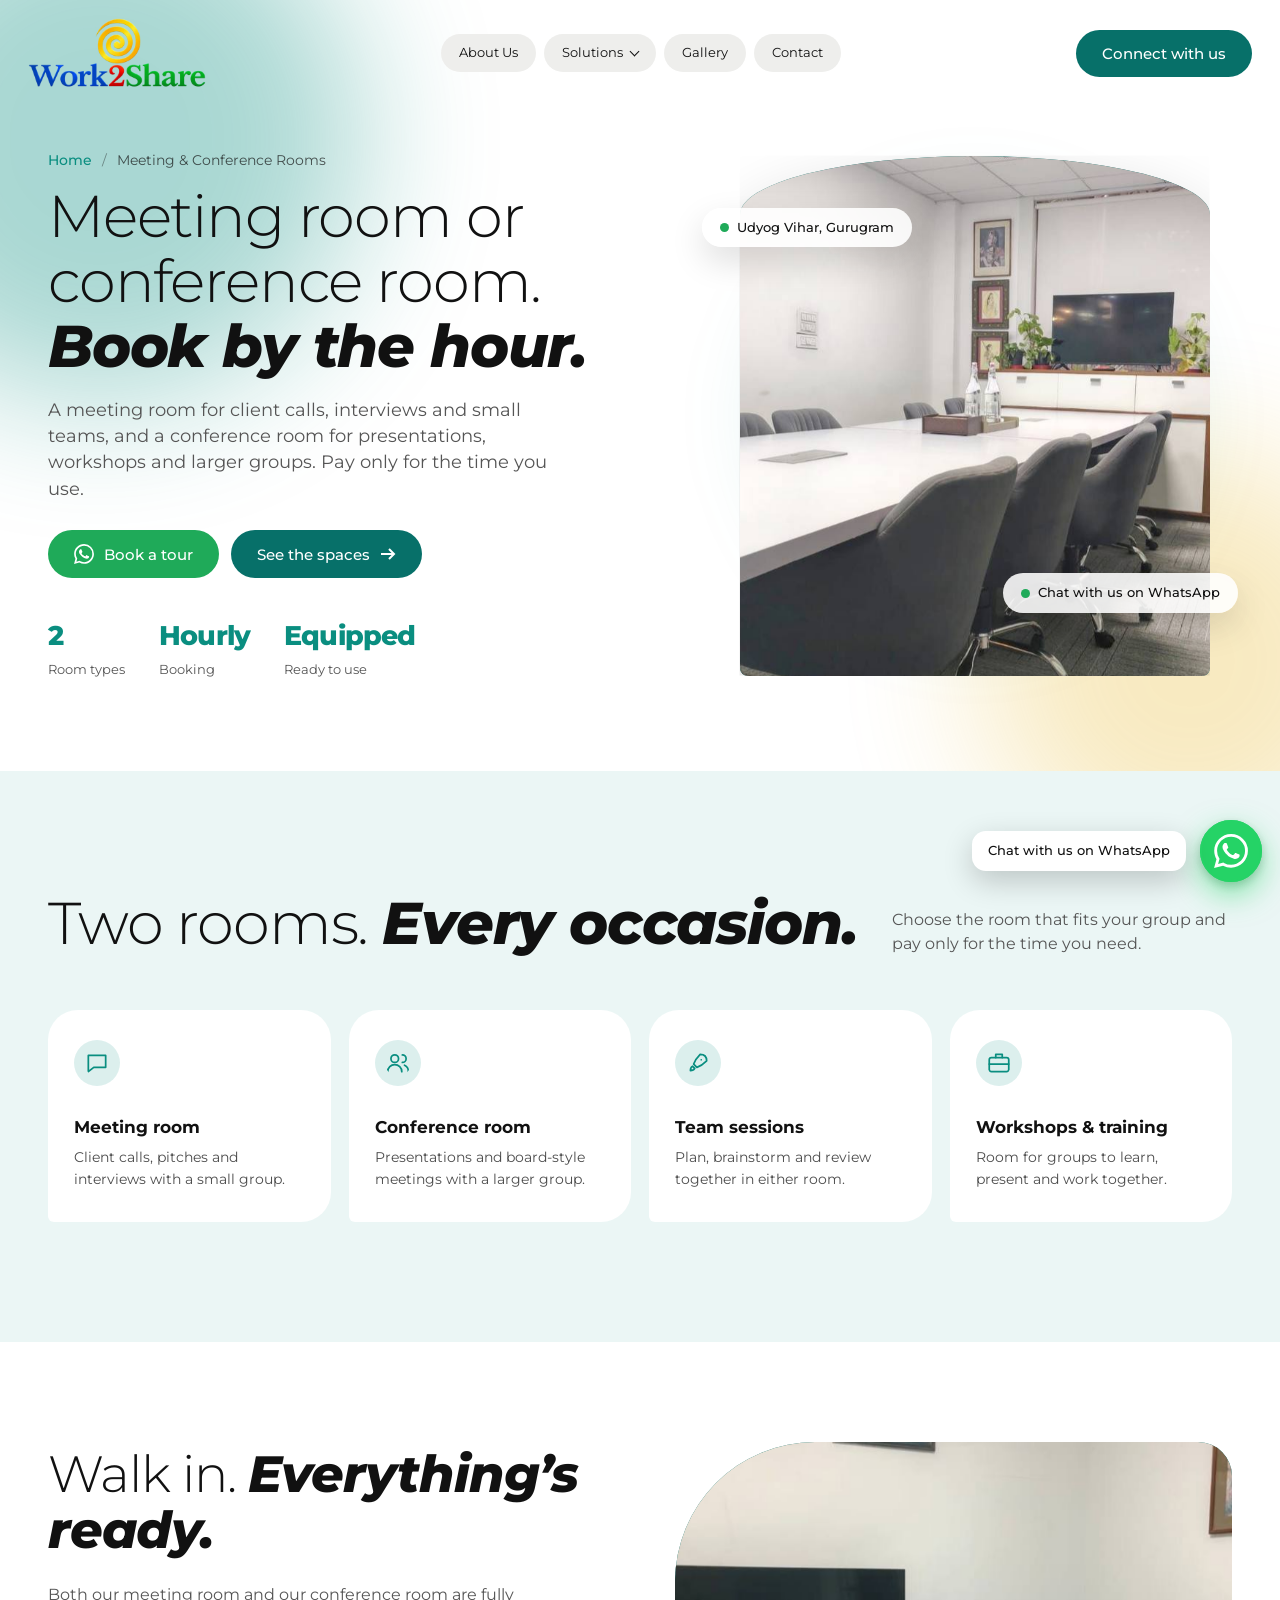
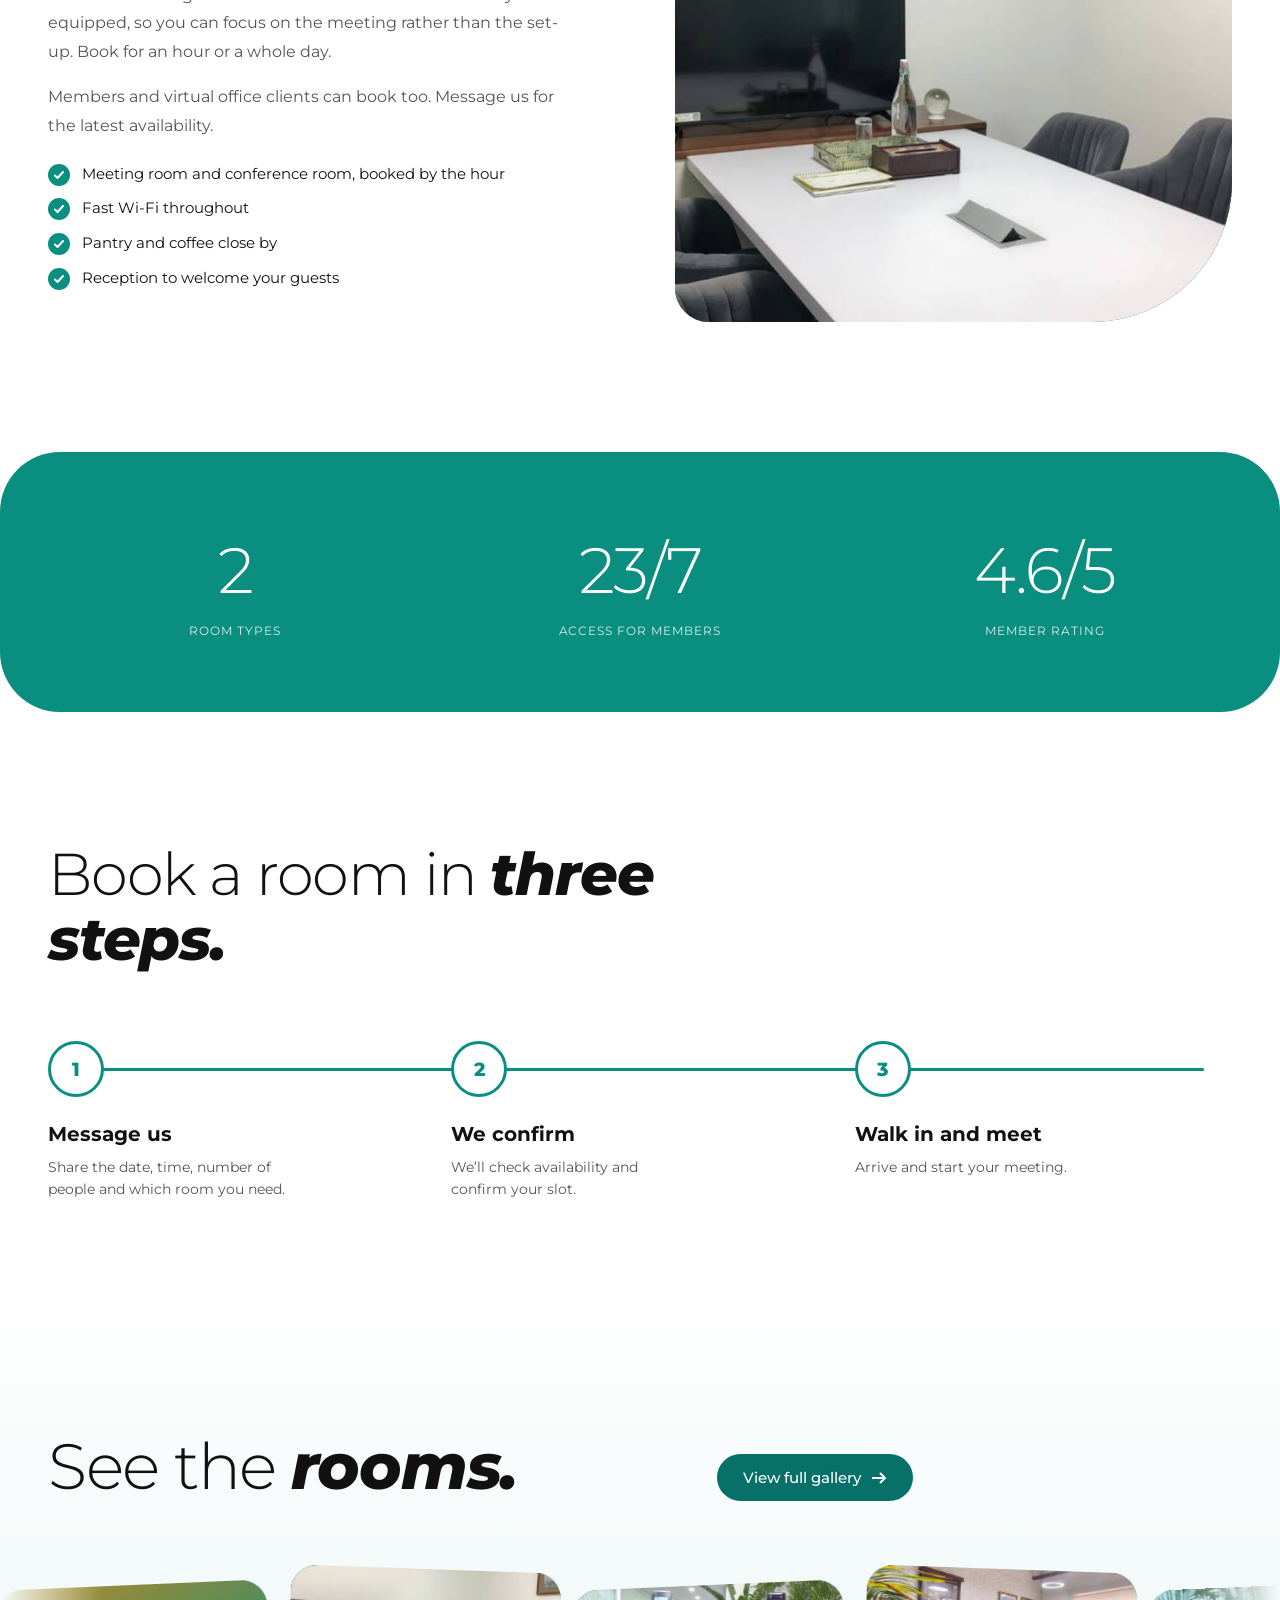
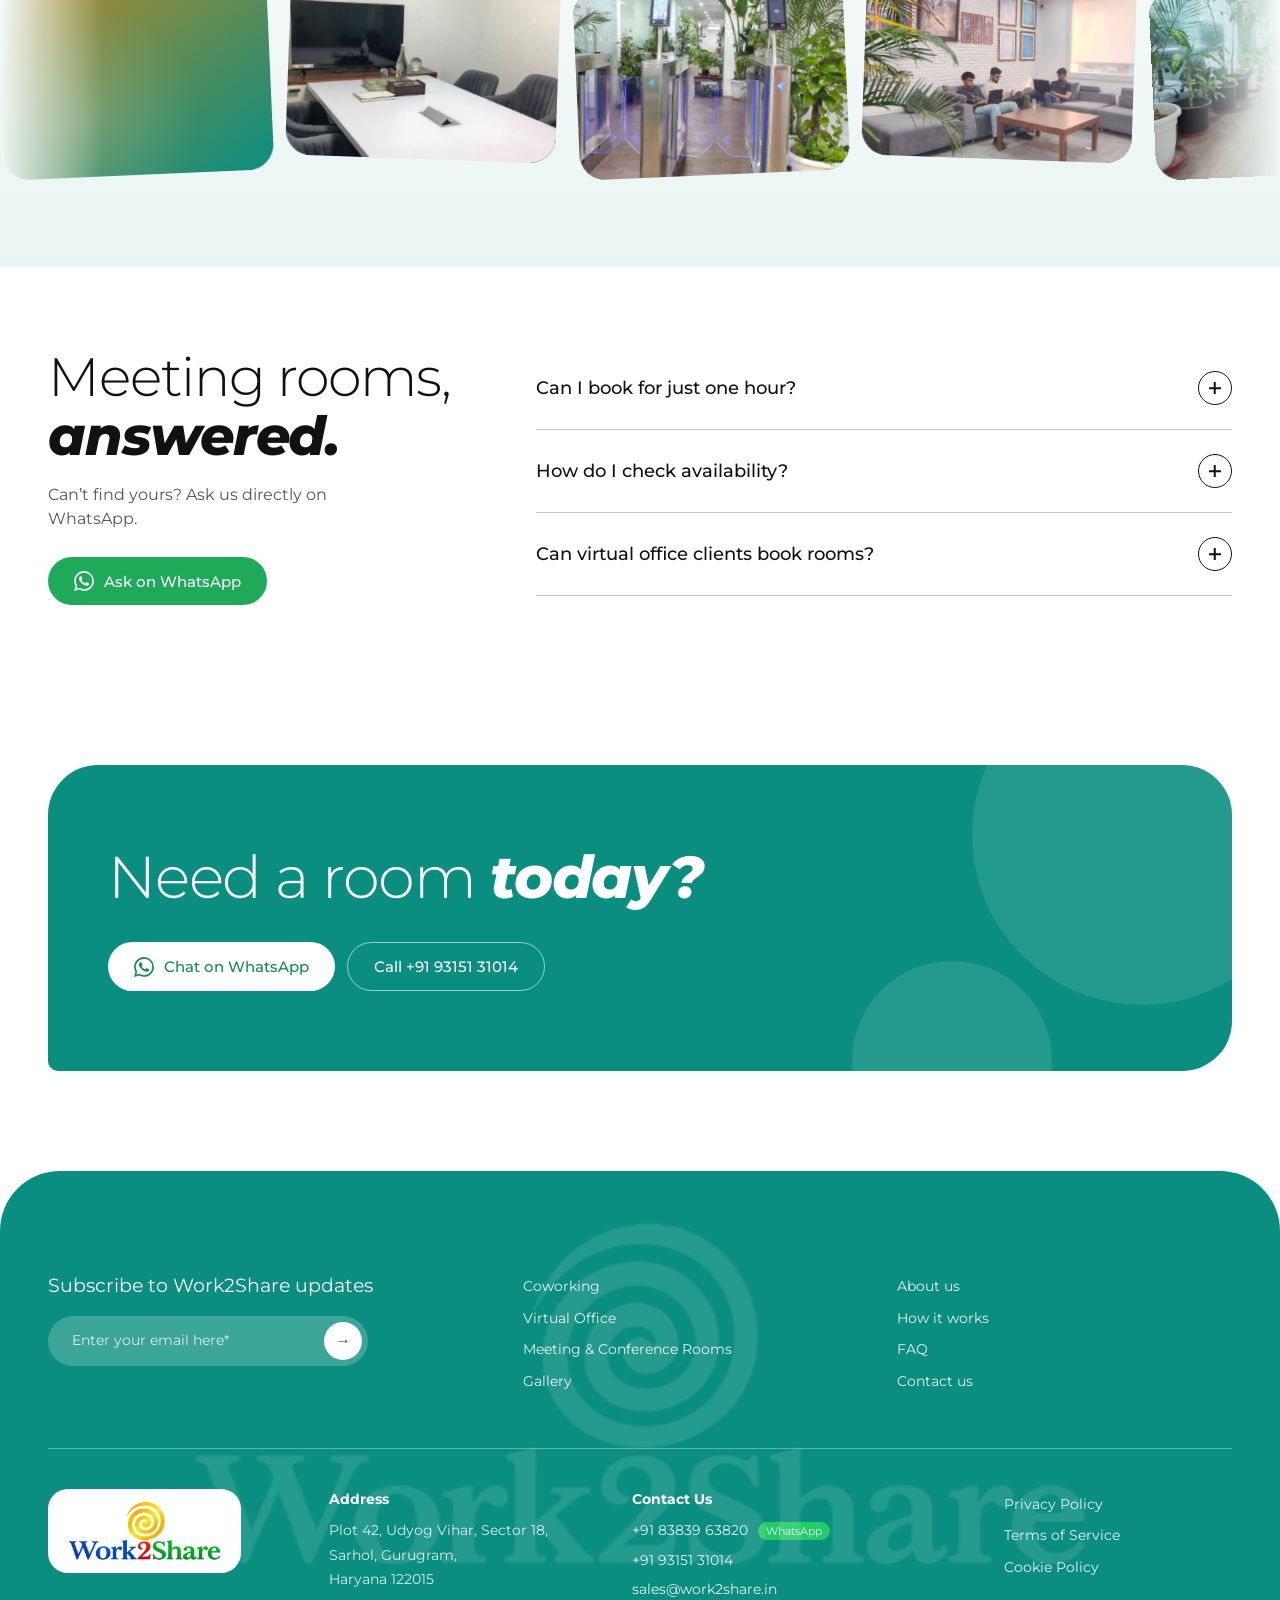
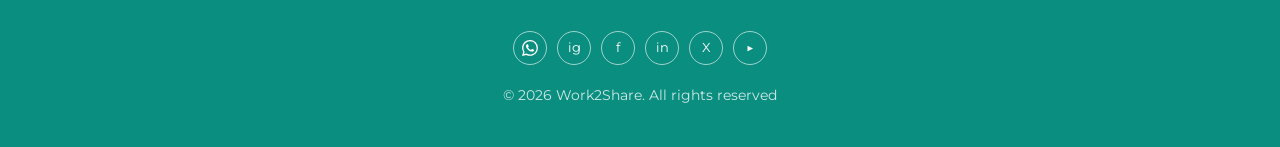
<file: meeting-rooms.html>
<!DOCTYPE html>
<html lang="en">
<head>
<meta charset="utf-8">
<meta name="viewport" content="width=device-width, initial-scale=1, viewport-fit=cover">
<meta name="description" content="Fully equipped meeting room and conference room in Udyog Vihar, Gurugram, bookable by the hour.">
<title>Meeting &amp; Conference Rooms – Work2Share</title>
<link rel="preconnect" href="https://fonts.googleapis.com"><link rel="preconnect" href="https://fonts.gstatic.com" crossorigin><link rel="stylesheet" href="https://fonts.googleapis.com/css2?family=Montserrat:ital,wght@0,300;0,400;0,500;0,700;0,800;1,700;1,800&display=swap" media="print" onload="this.media='all'"><noscript><link rel="stylesheet" href="https://fonts.googleapis.com/css2?family=Montserrat:ital,wght@0,300;0,400;0,500;0,700;0,800;1,700;1,800&display=swap"></noscript>
<link rel="stylesheet" href="css/style.css?v=20261114">
<link rel="stylesheet" href="css/fx.css?v=20261114">
<link rel="stylesheet" href="css/modal.css?v=20261114">
<link rel="stylesheet" href="css/mobile.css?v=20261116-2">
</head>
<body class="pg">
<div id="bar"></div>
<header id="hd"><div class="nav">
<a class="logo" href="index.html" aria-label="Work2Share home"><img decoding="async" src="assets/logo.webp" alt="Work2Share"></a>
<ul class="pills" id="pl"><li><a href="about.html">About Us</a></li><li class="dd"><a href="index.html#offer">Solutions</a><ul class="dm"><li><a href="coworking.html">Coworking</a></li><li><a href="virtual-office.html">Virtual Office</a></li><li><a href="meeting-rooms.html" aria-current="page">Meeting Rooms</a></li></ul></li><li><a href="gallery.html">Gallery</a></li><li><a href="contact.html">Contact</a></li></ul>
<div style="display:flex;gap:10px;align-items:center"><a class="btn cta" href="https://wa.me/918383963820?text=Hi%20Work2Share,%20I%20would%20like%20to%20know%20more" target="_blank" rel="noopener"><span>Connect with us</span></a><button class="tog burger" id="bg" aria-label="Menu">☰</button></div>
</div></header>
<main>
<section class="ph-hero"><div class="blob b1"></div><div class="blob b2"></div><div class="wrap phh">
<div><nav class="crumb" aria-label="Breadcrumb"><a href="index.html">Home</a><i>/</i><span>Meeting &amp; Conference Rooms</span></nav><h1>Meeting room or conference room. <em>Book by the hour.</em></h1><p class="lead">A meeting room for client calls, interviews and small teams, and a conference room for presentations, workshops and larger groups. Pay only for the time you use.</p><div class="hbtns on"><a class="btn wa-b" href="https://wa.me/918383963820?text=Hi%20Work2Share,%20I%20want%20to%20book%20a%20tour" target="_blank" rel="noopener"><svg viewBox="0 0 24 24" fill="currentColor" aria-hidden="true"><path d="M17.472 14.382c-.297-.149-1.758-.867-2.03-.967-.273-.099-.471-.148-.67.15-.197.297-.767.966-.94 1.164-.173.199-.347.223-.644.075-.297-.15-1.255-.463-2.39-1.475-.883-.788-1.48-1.761-1.653-2.059-.173-.297-.018-.458.13-.606.134-.133.298-.347.446-.52.149-.174.198-.298.298-.497.099-.198.05-.371-.025-.52-.075-.149-.669-1.612-.916-2.207-.242-.579-.487-.5-.669-.51-.173-.008-.371-.01-.57-.01-.198 0-.52.074-.792.372-.272.297-1.04 1.016-1.04 2.479 0 1.462 1.065 2.875 1.213 3.074.149.198 2.096 3.2 5.077 4.487.709.306 1.262.489 1.694.625.712.227 1.36.195 1.871.118.571-.085 1.758-.719 2.006-1.413.248-.694.248-1.289.173-1.413-.074-.124-.272-.198-.57-.347m-5.421 7.403h-.004a9.87 9.87 0 01-5.031-1.378l-.361-.214-3.741.982.998-3.648-.235-.374a9.86 9.86 0 01-1.51-5.26c.001-5.45 4.436-9.884 9.888-9.884 2.64 0 5.122 1.03 6.988 2.898a9.825 9.825 0 012.893 6.994c-.003 5.45-4.437 9.884-9.885 9.884m8.413-18.297A11.815 11.815 0 0012.05 0C5.495 0 .16 5.335.157 11.892c0 2.096.547 4.142 1.588 5.945L.057 24l6.305-1.654a11.882 11.882 0 005.683 1.448h.005c6.554 0 11.89-5.335 11.893-11.893a11.821 11.821 0 00-3.48-8.413z"/></svg><span>Book a tour</span></a><a class="btn" href="gallery.html"><span>See the spaces</span><svg viewBox="0 0 16 16" fill="none" stroke="currentColor" stroke-width="2"><path d="M1 8h13M9 3l5 5-5 5"/></svg></a></div><div class="hfacts"><div><b>2</b><span>Room types</span></div><div><b>Hourly</b><span>Booking</span></div><div><b>Equipped</b><span>Ready to use</span></div></div></div>
<div class="phv"><figure class="pimg archi"><img decoding="async" data-g="assets/gallery/3" alt="" loading="lazy"></figure><div class="chip-f c1"><i></i>Udyog Vihar, Gurugram</div><a class="chip-f c2" href="https://wa.me/918383963820" target="_blank" rel="noopener"><i></i>Chat with us on WhatsApp</a></div></div></section><section class="amen"><div class="wrap"><div class="amh rv"><h2>Two rooms. <em>Every occasion.</em></h2><p>Choose the room that fits your group and pay only for the time you need.</p></div><div class="agrid c4"><article class="at rv" style="--d:0.0s"><svg viewBox="0 0 24 24" fill="none" stroke="currentColor" stroke-width="1.6" stroke-linecap="round" stroke-linejoin="round" aria-hidden="true"><path d="M4 5h16v11H9l-5 4z"/></svg><h3>Meeting room</h3><p>Client calls, pitches and interviews with a small group.</p></article><article class="at rv" style="--d:0.07s"><svg viewBox="0 0 24 24" fill="none" stroke="currentColor" stroke-width="1.6" stroke-linecap="round" stroke-linejoin="round" aria-hidden="true"><circle cx="9" cy="8" r="3.5"/><path d="M2.5 20a6.5 6.5 0 0 1 13 0M16 4.5a3.5 3.5 0 0 1 0 7M18 14a6 6 0 0 1 3.5 6"/></svg><h3>Conference room</h3><p>Presentations and board-style meetings with a larger group.</p></article><article class="at rv" style="--d:0.14s"><svg viewBox="0 0 24 24" fill="none" stroke="currentColor" stroke-width="1.6" stroke-linecap="round" stroke-linejoin="round" aria-hidden="true"><path d="M5 19c0-3 2-4 2-4l2 2s-1 2-4 2zM14 4c4 0 6 2 6 6-3 3-6 5-9 6l-3-3c1-3 3-6 6-9zM15 9h.01"/></svg><h3>Team sessions</h3><p>Plan, brainstorm and review together in either room.</p></article><article class="at rv" style="--d:0.21000000000000002s"><svg viewBox="0 0 24 24" fill="none" stroke="currentColor" stroke-width="1.6" stroke-linecap="round" stroke-linejoin="round" aria-hidden="true"><rect x="3" y="7" width="18" height="13" rx="2"/><path d="M9 7V4h6v3M3 13h18"/></svg><h3>Workshops & training</h3><p>Room for groups to learn, present and work together.</p></article></div></div></section><section class="split rev"><div class="wrap sp"><div class="rv"><figure class="pimg leafsh"><img decoding="async" data-g="assets/gallery/7" alt="" loading="lazy"></figure></div><div class="rv"><h2>Walk in. <em>Everything’s ready.</em></h2><p>Both our meeting room and our conference room are fully equipped, so you can focus on the meeting rather than the set-up. Book for an hour or a whole day.</p><p>Members and virtual office clients can book too. Message us for the latest availability.</p><ul class="ticks"><li>Meeting room and conference room, booked by the hour</li><li>Fast Wi-Fi throughout</li><li>Pantry and coffee close by</li><li>Reception to welcome your guests</li></ul></div></div></section><section class="sband"><div class="wrap"><div class="sb"><div class="rv"><b data-n="2" data-d="0" data-s="">0</b><span>ROOM TYPES</span></div><div class="rv"><b data-n="24" data-d="0" data-s="/7">0</b><span>ACCESS FOR MEMBERS</span></div><div class="rv"><b data-n="4.8" data-d="1" data-s="/5">0</b><span>MEMBER RATING</span></div></div></div></section><section class="how"><div class="wrap"><div class="rv"><h2>Book a room in <em>three steps.</em></h2></div><ol class="steps" style="--n:3"><li class="rv" style="--d:0.0s"><span>1</span><h3>Message us</h3><p>Share the date, time, number of people and which room you need.</p></li><li class="rv" style="--d:0.15s"><span>2</span><h3>We confirm</h3><p>We’ll check availability and confirm your slot.</p></li><li class="rv" style="--d:0.3s"><span>3</span><h3>Walk in and meet</h3><p>Arrive and start your meeting.</p></li></ol></div></section><section class="gal reelonly"><div class="wrap"><div class="ghead"><div class="rv"><h2>See the <em>rooms.</em></h2></div><div class="rv"><a class="btn" href="gallery.html"><span>View full gallery</span><svg viewBox="0 0 16 16" fill="none" stroke="currentColor" stroke-width="2"><path d="M1 8h13M9 3l5 5-5 5"/></svg></a></div></div></div><div class="reel" aria-hidden="true"><div class="reel-track"><a class="rt" href="gallery.html" tabindex="-1" aria-hidden="true"><div class="ph"></div><img decoding="async" data-g="assets/gallery/6" alt="" loading="lazy"></a><a class="rt" href="gallery.html" tabindex="-1" aria-hidden="true"><div class="ph"></div><img decoding="async" data-g="assets/gallery/7" alt="" loading="lazy"></a><a class="rt" href="gallery.html" tabindex="-1" aria-hidden="true"><div class="ph"></div><img decoding="async" data-g="assets/gallery/8" alt="" loading="lazy"></a><a class="rt" href="gallery.html" tabindex="-1" aria-hidden="true"><div class="ph"></div><img decoding="async" data-g="assets/gallery/9" alt="" loading="lazy"></a><a class="rt" href="gallery.html" tabindex="-1" aria-hidden="true"><div class="ph"></div><img decoding="async" data-g="assets/gallery/10" alt="" loading="lazy"></a><a class="rt" href="gallery.html" tabindex="-1" aria-hidden="true"><div class="ph"></div><img decoding="async" data-g="assets/gallery/11" alt="" loading="lazy"></a><a class="rt" href="gallery.html" tabindex="-1" aria-hidden="true"><div class="ph"></div><img decoding="async" data-g="assets/gallery/12" alt="" loading="lazy"></a><a class="rt" href="gallery.html" tabindex="-1" aria-hidden="true"><div class="ph"></div><img decoding="async" data-g="assets/gallery/1" alt="" loading="lazy"></a><a class="rt" href="gallery.html" tabindex="-1" aria-hidden="true"><div class="ph"></div><img decoding="async" data-g="assets/gallery/2" alt="" loading="lazy"></a><a class="rt" href="gallery.html" tabindex="-1" aria-hidden="true"><div class="ph"></div><img decoding="async" data-g="assets/gallery/3" alt="" loading="lazy"></a><a class="rt" href="gallery.html" tabindex="-1" aria-hidden="true"><div class="ph"></div><img decoding="async" data-g="assets/gallery/4" alt="" loading="lazy"></a><a class="rt" href="gallery.html" tabindex="-1" aria-hidden="true"><div class="ph"></div><img decoding="async" data-g="assets/gallery/5" alt="" loading="lazy"></a><a class="rt" href="gallery.html" tabindex="-1" aria-hidden="true"><div class="ph"></div><img decoding="async" data-g="assets/gallery/6" alt="" loading="lazy"></a><a class="rt" href="gallery.html" tabindex="-1" aria-hidden="true"><div class="ph"></div><img decoding="async" data-g="assets/gallery/7" alt="" loading="lazy"></a><a class="rt" href="gallery.html" tabindex="-1" aria-hidden="true"><div class="ph"></div><img decoding="async" data-g="assets/gallery/8" alt="" loading="lazy"></a><a class="rt" href="gallery.html" tabindex="-1" aria-hidden="true"><div class="ph"></div><img decoding="async" data-g="assets/gallery/9" alt="" loading="lazy"></a><a class="rt" href="gallery.html" tabindex="-1" aria-hidden="true"><div class="ph"></div><img decoding="async" data-g="assets/gallery/10" alt="" loading="lazy"></a><a class="rt" href="gallery.html" tabindex="-1" aria-hidden="true"><div class="ph"></div><img decoding="async" data-g="assets/gallery/11" alt="" loading="lazy"></a><a class="rt" href="gallery.html" tabindex="-1" aria-hidden="true"><div class="ph"></div><img decoding="async" data-g="assets/gallery/12" alt="" loading="lazy"></a><a class="rt" href="gallery.html" tabindex="-1" aria-hidden="true"><div class="ph"></div><img decoding="async" data-g="assets/gallery/1" alt="" loading="lazy"></a><a class="rt" href="gallery.html" tabindex="-1" aria-hidden="true"><div class="ph"></div><img decoding="async" data-g="assets/gallery/2" alt="" loading="lazy"></a><a class="rt" href="gallery.html" tabindex="-1" aria-hidden="true"><div class="ph"></div><img decoding="async" data-g="assets/gallery/3" alt="" loading="lazy"></a><a class="rt" href="gallery.html" tabindex="-1" aria-hidden="true"><div class="ph"></div><img decoding="async" data-g="assets/gallery/4" alt="" loading="lazy"></a><a class="rt" href="gallery.html" tabindex="-1" aria-hidden="true"><div class="ph"></div><img decoding="async" data-g="assets/gallery/5" alt="" loading="lazy"></a></div></div></section><section class="faq"><div class="wrap"><div class="rv"><h2>Meeting rooms, <em>answered.</em></h2><p>Can’t find yours? Ask us directly on WhatsApp.</p><a class="btn wa-b" href="https://wa.me/918383963820?text=Hi%20Work2Share,%20I%20have%20a%20question" target="_blank" rel="noopener"><svg viewBox="0 0 24 24" fill="currentColor" aria-hidden="true"><path d="M17.472 14.382c-.297-.149-1.758-.867-2.03-.967-.273-.099-.471-.148-.67.15-.197.297-.767.966-.94 1.164-.173.199-.347.223-.644.075-.297-.15-1.255-.463-2.39-1.475-.883-.788-1.48-1.761-1.653-2.059-.173-.297-.018-.458.13-.606.134-.133.298-.347.446-.52.149-.174.198-.298.298-.497.099-.198.05-.371-.025-.52-.075-.149-.669-1.612-.916-2.207-.242-.579-.487-.5-.669-.51-.173-.008-.371-.01-.57-.01-.198 0-.52.074-.792.372-.272.297-1.04 1.016-1.04 2.479 0 1.462 1.065 2.875 1.213 3.074.149.198 2.096 3.2 5.077 4.487.709.306 1.262.489 1.694.625.712.227 1.36.195 1.871.118.571-.085 1.758-.719 2.006-1.413.248-.694.248-1.289.173-1.413-.074-.124-.272-.198-.57-.347m-5.421 7.403h-.004a9.87 9.87 0 01-5.031-1.378l-.361-.214-3.741.982.998-3.648-.235-.374a9.86 9.86 0 01-1.51-5.26c.001-5.45 4.436-9.884 9.888-9.884 2.64 0 5.122 1.03 6.988 2.898a9.825 9.825 0 012.893 6.994c-.003 5.45-4.437 9.884-9.885 9.884m8.413-18.297A11.815 11.815 0 0012.05 0C5.495 0 .16 5.335.157 11.892c0 2.096.547 4.142 1.588 5.945L.057 24l6.305-1.654a11.882 11.882 0 005.683 1.448h.005c6.554 0 11.89-5.335 11.893-11.893a11.821 11.821 0 00-3.48-8.413z"/></svg><span>Ask on WhatsApp</span></a></div><div class="fl"><details class="rv"><summary>Can I book for just one hour?<i></i></summary><div><p>Yes. Our rooms are booked by the hour, so you pay only for the time you use.</p></div></details><details class="rv"><summary>How do I check availability?<i></i></summary><div><p>Message us on WhatsApp with your date, time and group size and we’ll confirm.</p></div></details><details class="rv"><summary>Can virtual office clients book rooms?<i></i></summary><div><p>Yes. Meeting room access is part of the virtual office plan. Ask us how it works for your plan.</p></div></details></div></div></section><section class="bigcta"><div class="wrap"><div class="bc rv"><h2>Need a room <em>today?</em></h2><div class="hbtns on"><a class="btn wht wa-b2" href="https://wa.me/918383963820?text=Hi%20Work2Share,%20I%20want%20to%20book%20a%20meeting%20room" target="_blank" rel="noopener"><svg viewBox="0 0 24 24" fill="currentColor" aria-hidden="true"><path d="M17.472 14.382c-.297-.149-1.758-.867-2.03-.967-.273-.099-.471-.148-.67.15-.197.297-.767.966-.94 1.164-.173.199-.347.223-.644.075-.297-.15-1.255-.463-2.39-1.475-.883-.788-1.48-1.761-1.653-2.059-.173-.297-.018-.458.13-.606.134-.133.298-.347.446-.52.149-.174.198-.298.298-.497.099-.198.05-.371-.025-.52-.075-.149-.669-1.612-.916-2.207-.242-.579-.487-.5-.669-.51-.173-.008-.371-.01-.57-.01-.198 0-.52.074-.792.372-.272.297-1.04 1.016-1.04 2.479 0 1.462 1.065 2.875 1.213 3.074.149.198 2.096 3.2 5.077 4.487.709.306 1.262.489 1.694.625.712.227 1.36.195 1.871.118.571-.085 1.758-.719 2.006-1.413.248-.694.248-1.289.173-1.413-.074-.124-.272-.198-.57-.347m-5.421 7.403h-.004a9.87 9.87 0 01-5.031-1.378l-.361-.214-3.741.982.998-3.648-.235-.374a9.86 9.86 0 01-1.51-5.26c.001-5.45 4.436-9.884 9.888-9.884 2.64 0 5.122 1.03 6.988 2.898a9.825 9.825 0 012.893 6.994c-.003 5.45-4.437 9.884-9.885 9.884m8.413-18.297A11.815 11.815 0 0012.05 0C5.495 0 .16 5.335.157 11.892c0 2.096.547 4.142 1.588 5.945L.057 24l6.305-1.654a11.882 11.882 0 005.683 1.448h.005c6.554 0 11.89-5.335 11.893-11.893a11.821 11.821 0 00-3.48-8.413z"/></svg><span>Chat on WhatsApp</span></a><a class="btn ghost" href="tel:+919315131014"><span>Call +91 93151 31014</span></a></div><span class="orb o1"></span><span class="orb o2"></span></div></div></section>
</main>
<footer id="footer"><div class="wrap">
<div class="fg"><div><p style="font-size:1.2rem">Subscribe to Work2Share updates</p><form class="nl" onsubmit="return false"><input placeholder="Enter your email here*" aria-label="Email"><button aria-label="Subscribe">→</button></form></div>
<div><a href="coworking.html">Coworking</a><a href="virtual-office.html">Virtual Office</a><a href="meeting-rooms.html">Meeting &amp; Conference Rooms</a><a href="gallery.html">Gallery</a></div><div><a href="about.html">About us</a><a href="index.html#how">How it works</a><a href="faq.html">FAQ</a><a href="contact.html">Contact us</a></div></div>
<div class="f2"><a class="flogo" href="index.html#top"><img decoding="async" src="assets/logo.webp" alt="Work2Share"></a><div><strong>Address</strong><p class="fa">Plot 42, Udyog Vihar, Sector 18,<br>Sarhol, Gurugram,<br>Haryana 122015</p></div><div class="fcon"><strong>Contact Us</strong><a href="https://wa.me/918383963820" target="_blank" rel="noopener">+91 83839 63820 <small>WhatsApp</small></a><a href="tel:+919315131014">+91 93151 31014</a><a href="mailto:sales@work2share.in">sales@work2share.in</a></div><div><a href="#">Privacy Policy</a><a href="#">Terms of Service</a><a href="#">Cookie Policy</a></div></div>
<div class="big" aria-hidden="true"><img decoding="async" src="assets/logo.webp" alt=""></div>
<div class="soc"><a href="https://wa.me/918383963820" target="_blank" rel="noopener" aria-label="WhatsApp"><svg viewBox="0 0 24 24" fill="currentColor" aria-hidden="true"><path d="M17.472 14.382c-.297-.149-1.758-.867-2.03-.967-.273-.099-.471-.148-.67.15-.197.297-.767.966-.94 1.164-.173.199-.347.223-.644.075-.297-.15-1.255-.463-2.39-1.475-.883-.788-1.48-1.761-1.653-2.059-.173-.297-.018-.458.13-.606.134-.133.298-.347.446-.52.149-.174.198-.298.298-.497.099-.198.05-.371-.025-.52-.075-.149-.669-1.612-.916-2.207-.242-.579-.487-.5-.669-.51-.173-.008-.371-.01-.57-.01-.198 0-.52.074-.792.372-.272.297-1.04 1.016-1.04 2.479 0 1.462 1.065 2.875 1.213 3.074.149.198 2.096 3.2 5.077 4.487.709.306 1.262.489 1.694.625.712.227 1.36.195 1.871.118.571-.085 1.758-.719 2.006-1.413.248-.694.248-1.289.173-1.413-.074-.124-.272-.198-.57-.347m-5.421 7.403h-.004a9.87 9.87 0 01-5.031-1.378l-.361-.214-3.741.982.998-3.648-.235-.374a9.86 9.86 0 01-1.51-5.26c.001-5.45 4.436-9.884 9.888-9.884 2.64 0 5.122 1.03 6.988 2.898a9.825 9.825 0 012.893 6.994c-.003 5.45-4.437 9.884-9.885 9.884m8.413-18.297A11.815 11.815 0 0012.05 0C5.495 0 .16 5.335.157 11.892c0 2.096.547 4.142 1.588 5.945L.057 24l6.305-1.654a11.882 11.882 0 005.683 1.448h.005c6.554 0 11.89-5.335 11.893-11.893a11.821 11.821 0 00-3.48-8.413z"/></svg></a><a href="#" aria-label="Instagram">ig</a><a href="#" aria-label="Facebook">f</a><a href="#" aria-label="LinkedIn">in</a><a href="#" aria-label="X">X</a><a href="#" aria-label="YouTube">▶</a></div><p style="text-align:center;opacity:.8;margin-top:20px">© 2026 Work2Share. All rights reserved</p>
</div></footer>
<script src="js/page.js?v=20261116" defer></script>
<script src="js/common.js?v=20261116" defer></script>
<script src="js/fx.js?v=20261116-3" defer></script>
<script src="js/modal.js?v=20261114" defer></script>
<script src="js/mobile.js?v=20261116" defer></script>
</body>
</html>
</file>
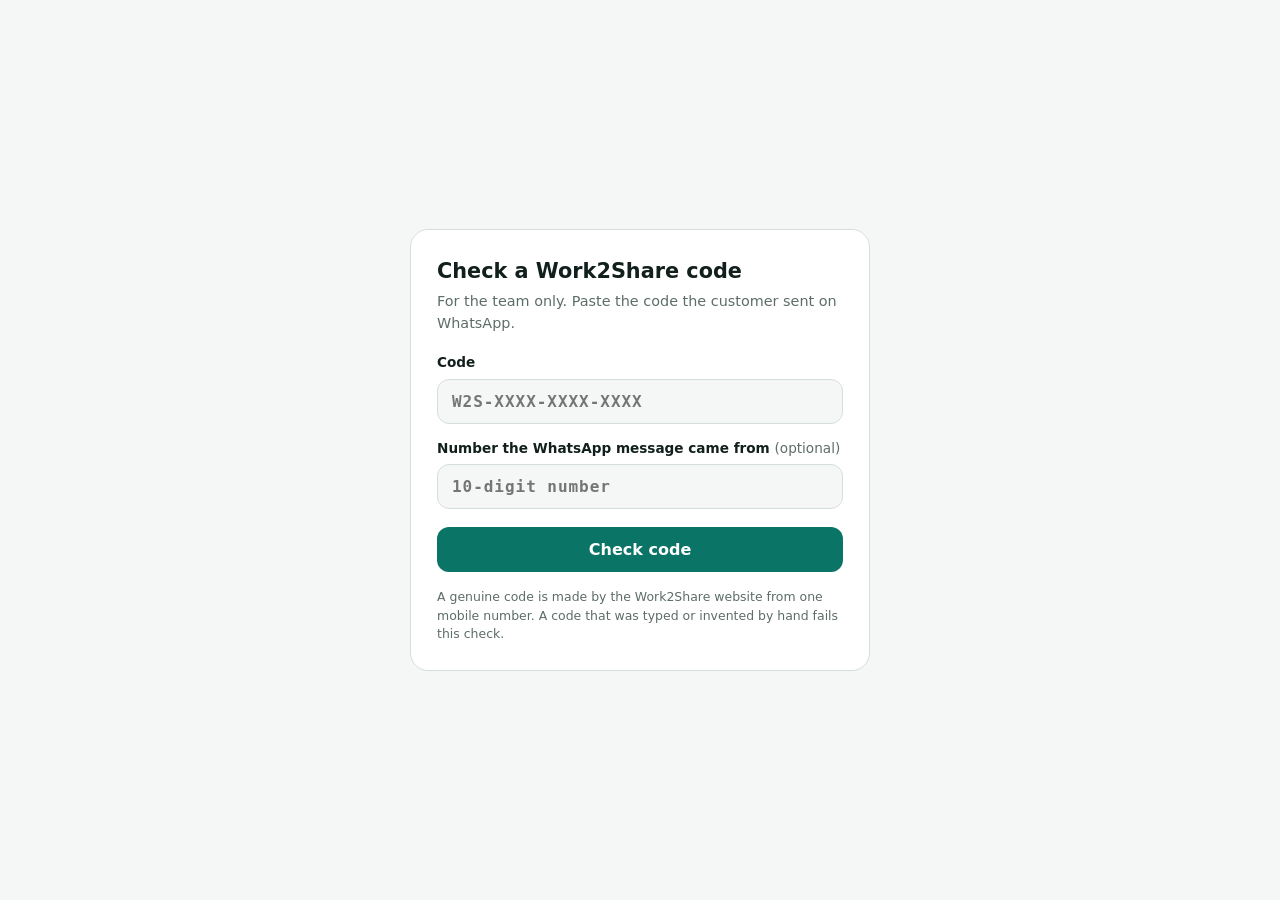
<file: verify.html>
<!DOCTYPE html>
<html lang="en">
<head>
<meta charset="utf-8">
<meta name="viewport" content="width=device-width, initial-scale=1">
<meta name="robots" content="noindex, nofollow">
<title>Check a code – Work2Share team</title>
<style>
:root{--bg:#f4f7f6;--card:#fff;--ink:#12201d;--mute:#5d6d69;--line:#d5dedb;--ok:#0a7466;--bad:#c93a3a;--warn:#b27a00}
@media (prefers-color-scheme:dark){:root{--bg:#0b1210;--card:#131d1a;--ink:#e8f1ee;--mute:#92a5a0;--line:#26352f;--ok:#37c5ae;--bad:#ff7a7a;--warn:#f0c04a}}
*{box-sizing:border-box}body{margin:0;min-height:100vh;display:grid;place-items:center;padding:20px;background:var(--bg);color:var(--ink);font:500 16px/1.5 system-ui,-apple-system,Segoe UI,Roboto,sans-serif}
main{width:100%;max-width:460px;background:var(--card);border:1px solid var(--line);border-radius:18px;padding:26px}
h1{font-size:1.3rem;margin:0 0 4px}p.s{margin:0 0 18px;color:var(--mute);font-size:.9rem}
label{display:block;font-weight:700;font-size:.85rem;margin:14px 0 6px}label span{font-weight:500;color:var(--mute)}
input{width:100%;font:600 1rem ui-monospace,Menlo,Consolas,monospace;letter-spacing:.06em;padding:12px 14px;border-radius:12px;border:1.5px solid var(--line);background:var(--bg);color:var(--ink)}
input:focus{outline:2px solid var(--ok);border-color:transparent}
button{margin-top:18px;width:100%;font:700 1rem system-ui,sans-serif;padding:13px;border:0;border-radius:12px;background:var(--ok);color:#fff;cursor:pointer}
#out{margin-top:20px;border-radius:14px;padding:16px 18px;display:none;font-size:.95rem}
#out.ok{display:block;background:color-mix(in srgb,var(--ok) 14%,transparent);border:1.5px solid var(--ok)}
#out.bad{display:block;background:color-mix(in srgb,var(--bad) 14%,transparent);border:1.5px solid var(--bad)}
#out b.t{display:block;font-size:1.15rem;margin-bottom:6px}#out.ok b.t{color:var(--ok)}#out.bad b.t{color:var(--bad)}
#out ul{margin:8px 0 0;padding-left:18px}#out li{margin:3px 0}.w{color:var(--warn);font-weight:700}
small{display:block;margin-top:16px;color:var(--mute);font-size:.78rem}
</style>
<link rel="stylesheet" href="css/mobile.css?v=20261116-2">
</head>
<body>
<main>
<h1>Check a Work2Share code</h1>
<p class="s">For the team only. Paste the code the customer sent on WhatsApp.</p>
<form id="f" novalidate>
<label for="c">Code</label>
<input id="c" placeholder="W2S-XXXX-XXXX-XXXX" autocomplete="off" autocapitalize="characters" spellcheck="false" required>
<label for="m">Number the WhatsApp message came from <span>(optional)</span></label>
<input id="m" type="tel" inputmode="numeric" placeholder="10-digit number" autocomplete="off">
<button type="submit">Check code</button>
</form>
<div id="out" role="status"></div>
<small>A genuine code is made by the Work2Share website from one mobile number. A code that was typed or invented by hand fails this check.</small>
</main>
<script src="js/w2scode.js?v=20261114"></script>
<script>
(function(){
const $=id=>document.getElementById(id),out=$('out');
const clean=v=>String(v||'').replace(/\D/g,'').replace(/^(91|0)(?=\d{10}$)/,'');
$('f').addEventListener('submit',function(e){
 e.preventDefault();
 const raw=$('c').value.trim(),r=W2SCode.read(raw),from=clean($('m').value);
 if(!raw){out.className='';return}
 if(!r.ok){out.className='bad';out.innerHTML='<b class="t">❌ FAKE or mistyped code</b>This code was not made by the Work2Share website. Do not give any discount. If it looks like a typo, ask the customer to copy and paste it again.';return}
 const kind=r.type==='R'?'Referral code (7% off, Desk Rush)':'Desk Match winner code (5% off)';
 const li=['Type: '+kind,'Made for mobile number: <b>'+r.mobile+'</b>'];
 if(from){
  if(r.type==='M')li.push(from===r.mobile?'✅ Message is from the same number as the code':'<span class="w">⚠️ The message is from '+from+' but the code belongs to '+r.mobile+'. Do not apply it.</span>');
  else li.push(from===r.mobile?'<span class="w">⚠️ The message is from the code owner’s own number. A referral must come from the friend, not the referrer.</span>':'✅ The friend is a different number from the code owner');
 }else li.push(r.type==='M'?'Check that the WhatsApp number matches the number above.':'Credit the referrer at the number above once the friend books. The friend must be a different number.');
 out.className='ok';out.innerHTML='<b class="t">✅ GENUINE code</b><ul>'+li.map(x=>'<li>'+x+'</li>').join('')+'</ul>';
});
})();
</script>
<script src="js/mobile.js?v=20261116" defer></script>
</body>
</html>
</file>
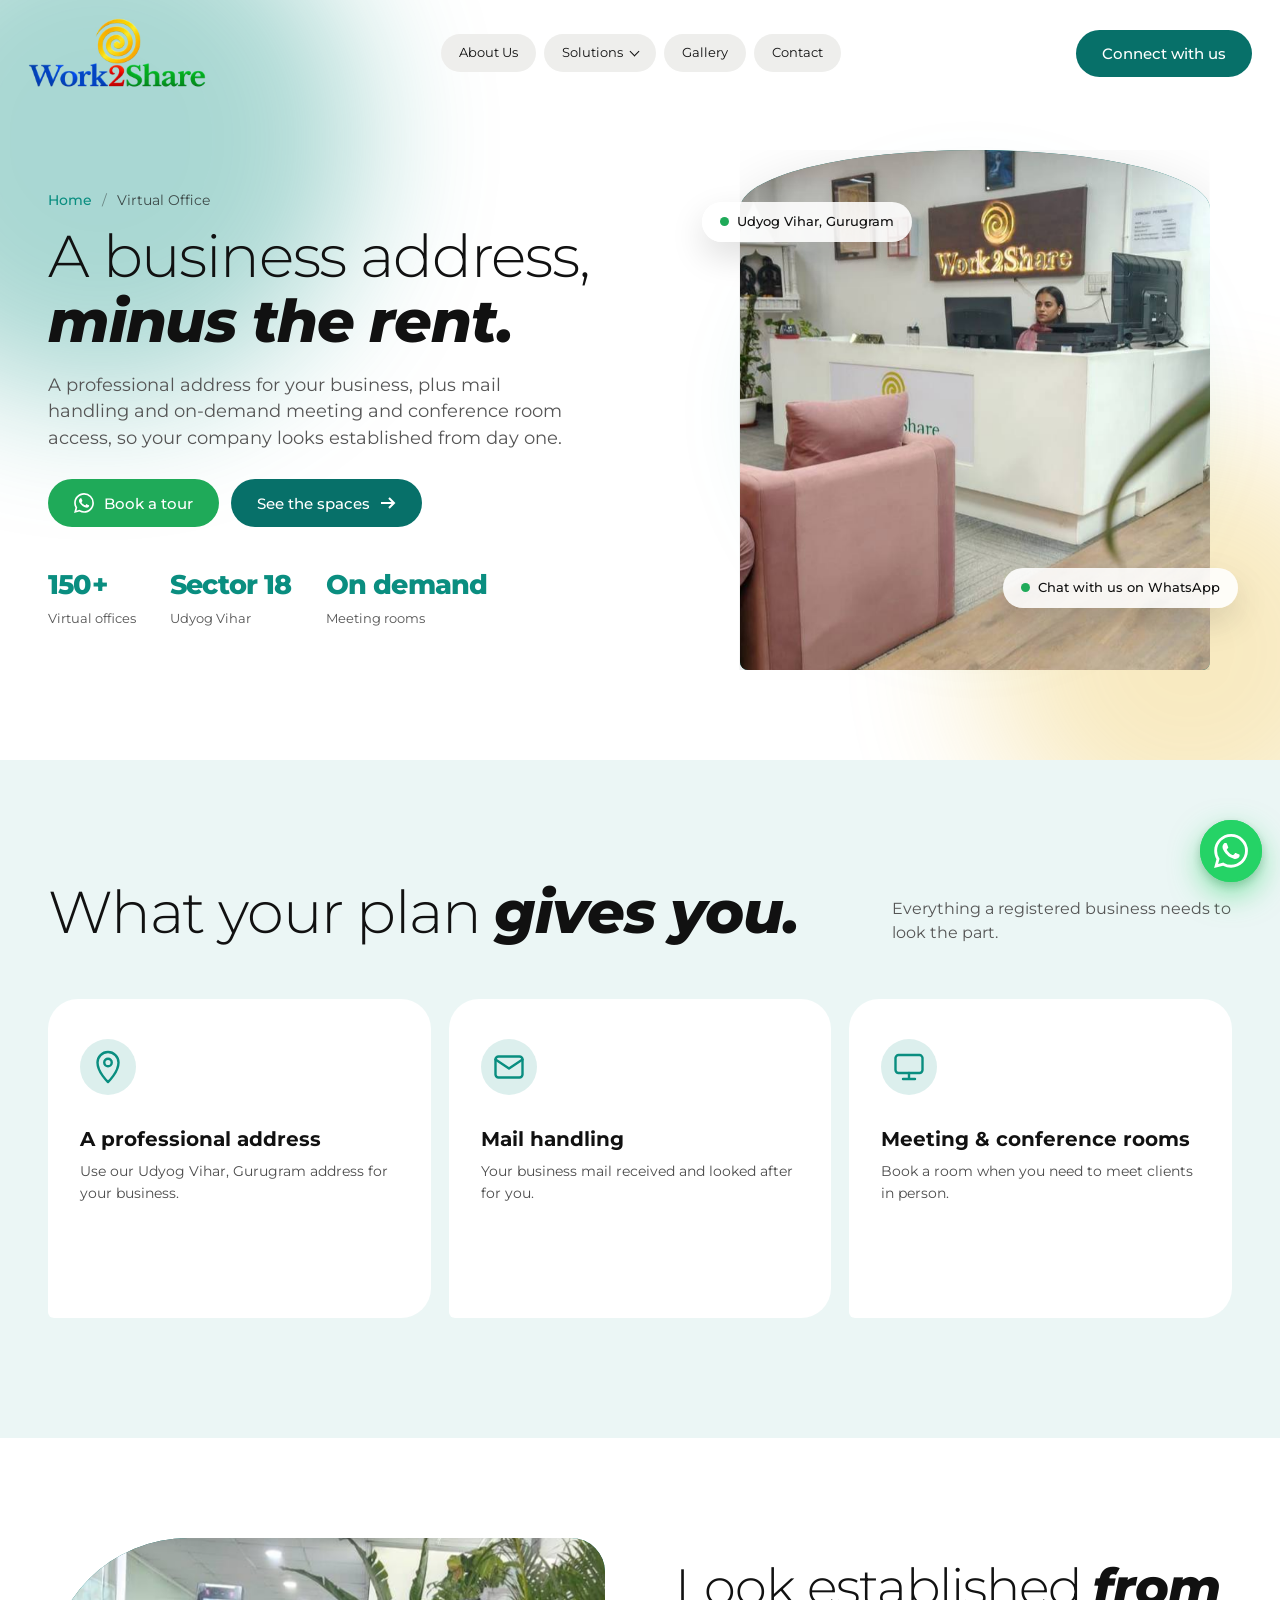
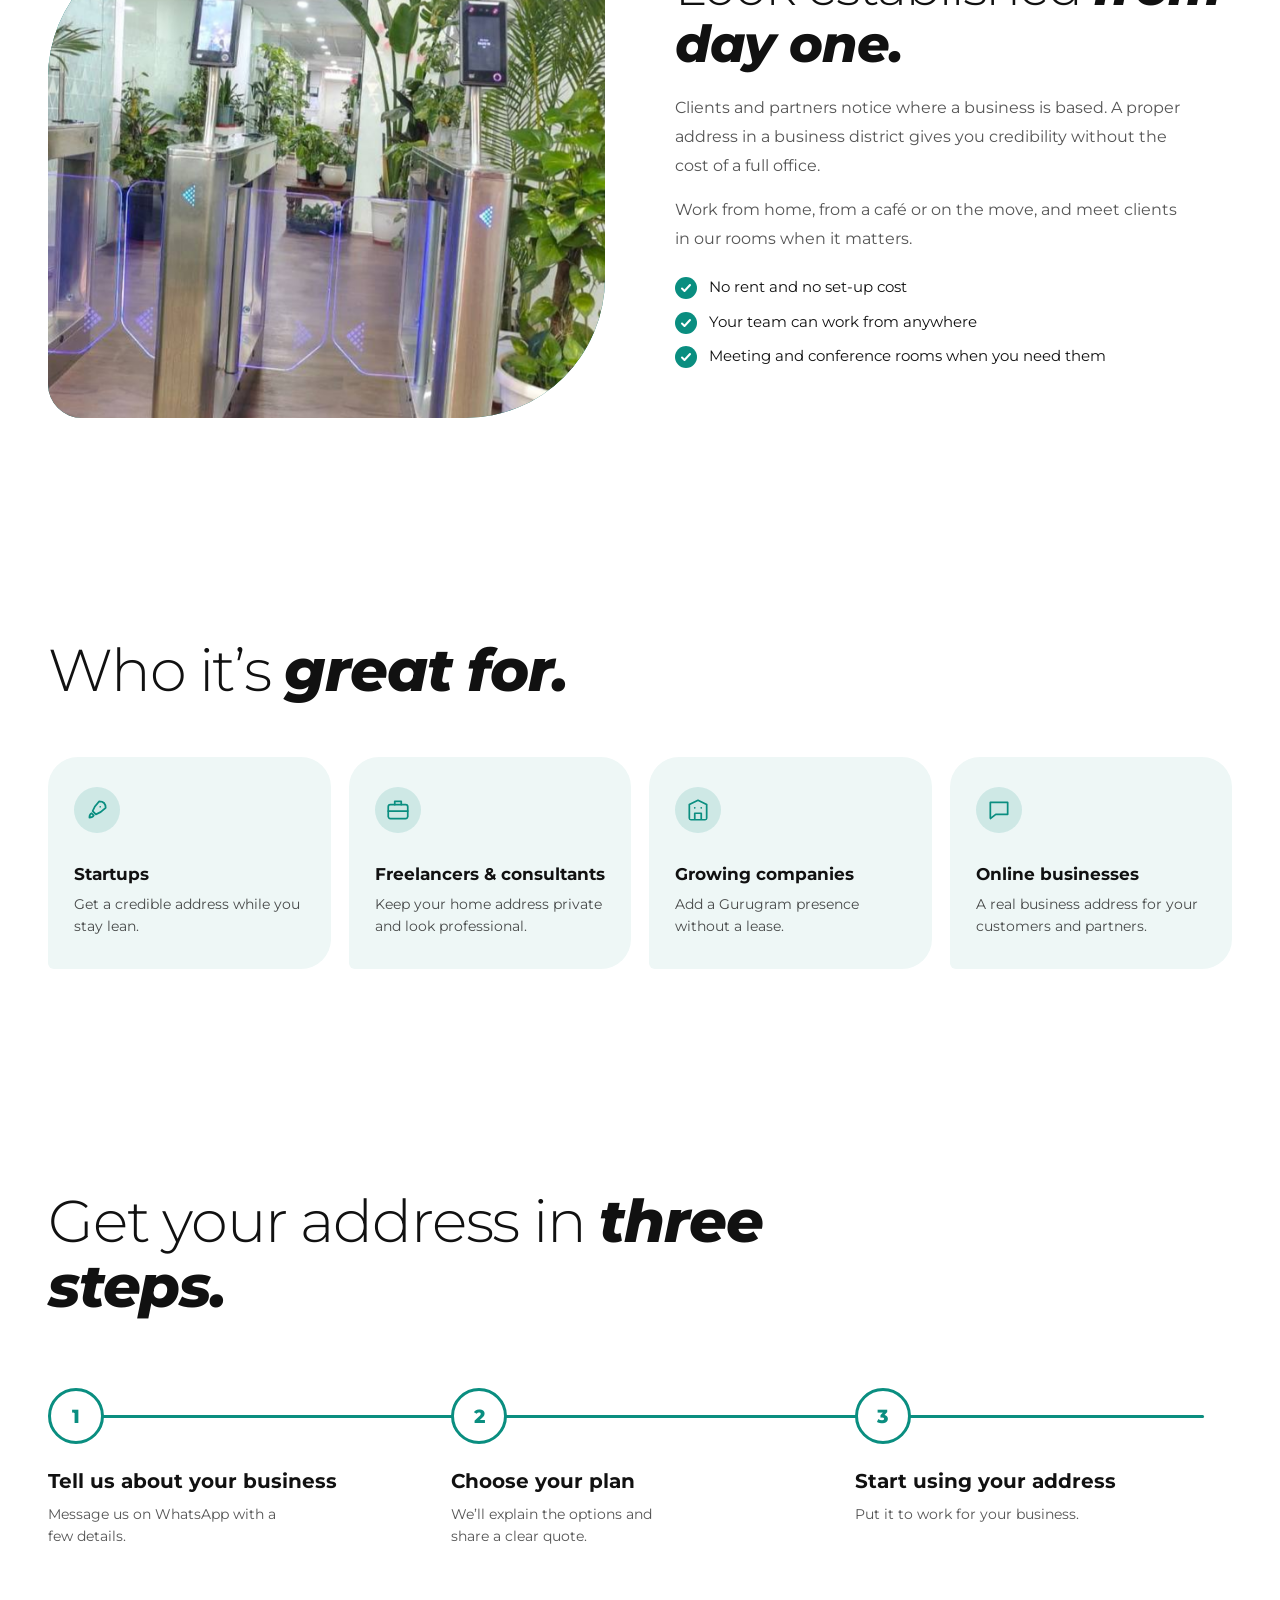
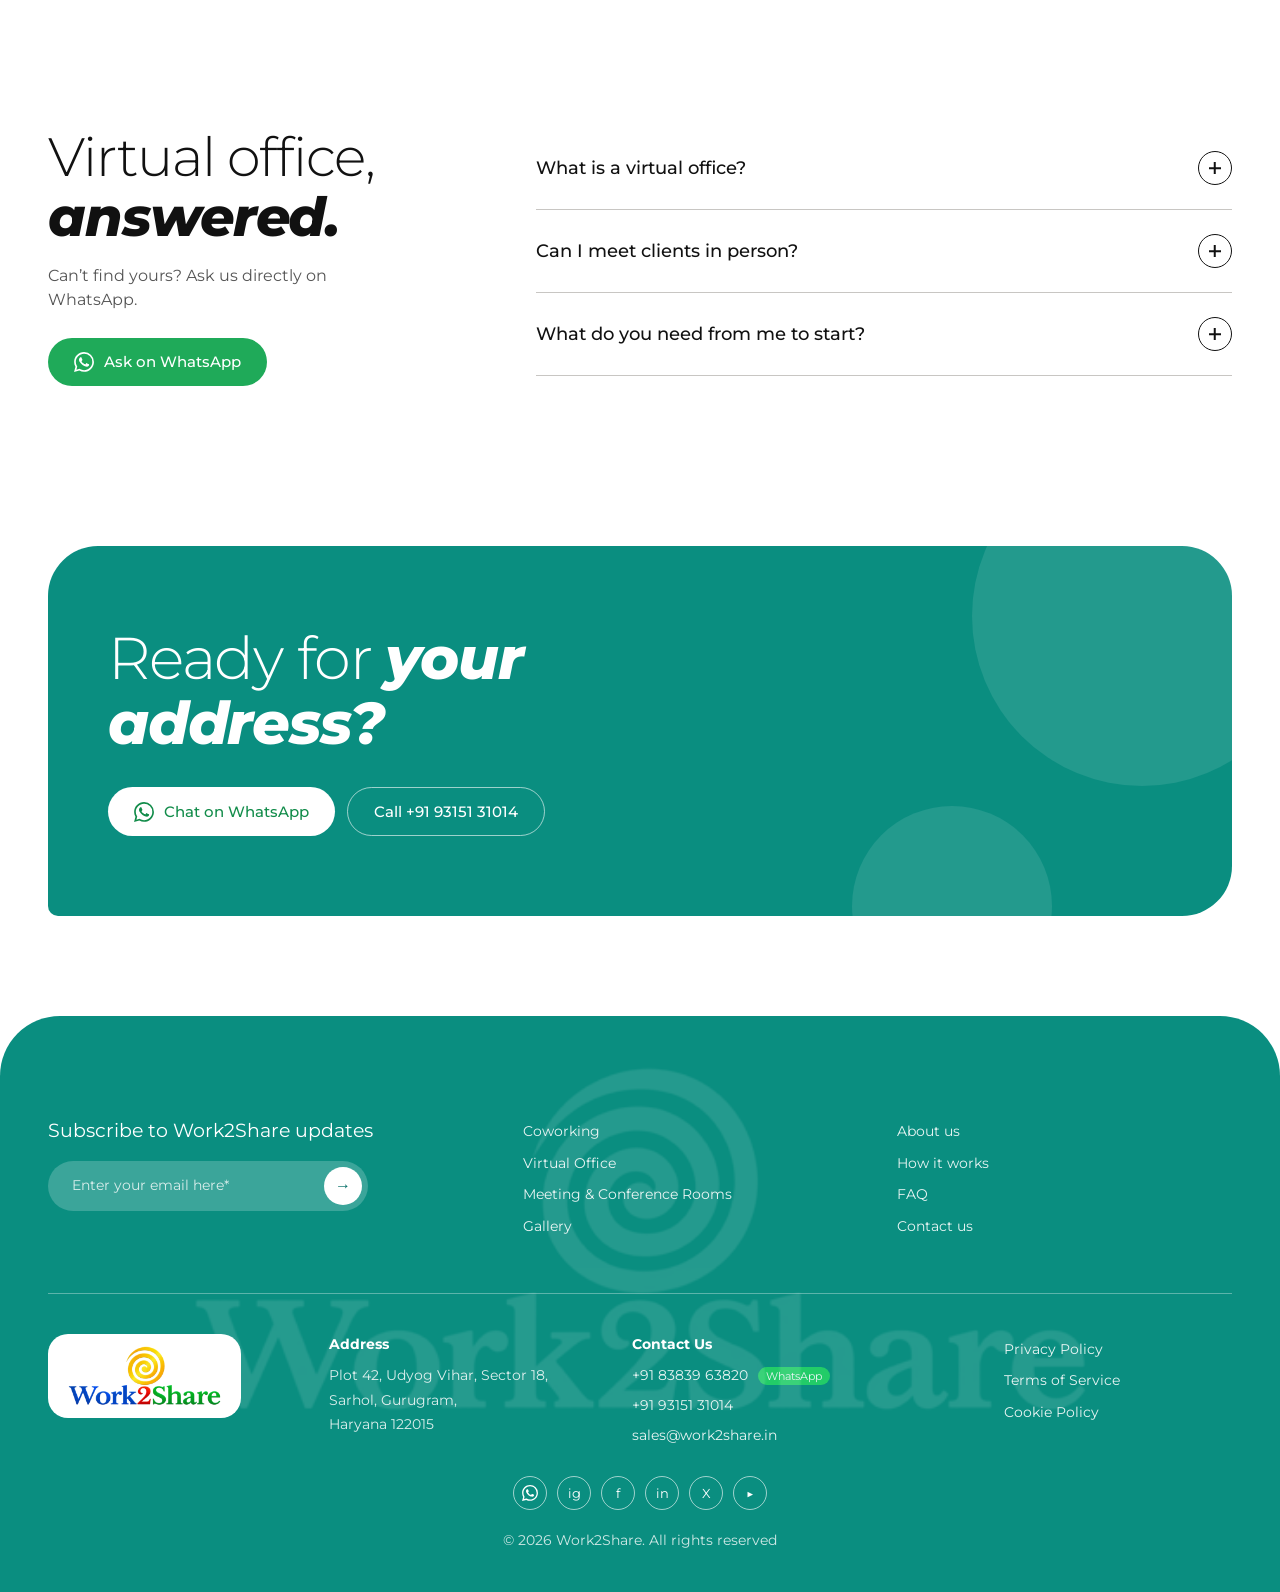
<file: virtual-office.html>
<!DOCTYPE html>
<html lang="en">
<head>
<meta charset="utf-8">
<meta name="viewport" content="width=device-width, initial-scale=1, viewport-fit=cover">
<meta name="description" content="A professional business address in Udyog Vihar, Gurugram, with mail handling and meeting room access.">
<title>Virtual Office – Work2Share</title>
<link rel="preconnect" href="https://fonts.googleapis.com"><link rel="preconnect" href="https://fonts.gstatic.com" crossorigin><link rel="stylesheet" href="https://fonts.googleapis.com/css2?family=Montserrat:ital,wght@0,300;0,400;0,500;0,700;0,800;1,700;1,800&display=swap" media="print" onload="this.media='all'"><noscript><link rel="stylesheet" href="https://fonts.googleapis.com/css2?family=Montserrat:ital,wght@0,300;0,400;0,500;0,700;0,800;1,700;1,800&display=swap"></noscript>
<link rel="stylesheet" href="css/style.css?v=20261114">
<link rel="stylesheet" href="css/fx.css?v=20261114">
<link rel="stylesheet" href="css/modal.css?v=20261114">
<link rel="stylesheet" href="css/mobile.css?v=20261116-2">
</head>
<body class="pg">
<div id="bar"></div>
<header id="hd"><div class="nav">
<a class="logo" href="index.html" aria-label="Work2Share home"><img decoding="async" src="assets/logo.webp" alt="Work2Share"></a>
<ul class="pills" id="pl"><li><a href="about.html">About Us</a></li><li class="dd"><a href="index.html#offer">Solutions</a><ul class="dm"><li><a href="coworking.html">Coworking</a></li><li><a href="virtual-office.html" aria-current="page">Virtual Office</a></li><li><a href="meeting-rooms.html">Meeting &amp; Conference Rooms</a></li></ul></li><li><a href="gallery.html">Gallery</a></li><li><a href="contact.html">Contact</a></li></ul>
<div style="display:flex;gap:10px;align-items:center"><a class="btn cta" href="https://wa.me/918383963820?text=Hi%20Work2Share,%20I%20would%20like%20to%20know%20more" target="_blank" rel="noopener"><span>Connect with us</span></a><button class="tog burger" id="bg" aria-label="Menu">☰</button></div>
</div></header>
<main>
<section class="ph-hero"><div class="blob b1"></div><div class="blob b2"></div><div class="wrap phh">
<div><nav class="crumb" aria-label="Breadcrumb"><a href="index.html">Home</a><i>/</i><span>Virtual Office</span></nav><h1>A business address, <em>minus the rent.</em></h1><p class="lead">A professional address for your business, plus mail handling and on-demand meeting and conference room access, so your company looks established from day one.</p><div class="hbtns on"><a class="btn wa-b" href="https://wa.me/918383963820?text=Hi%20Work2Share,%20I%20want%20to%20book%20a%20tour" target="_blank" rel="noopener"><svg viewBox="0 0 24 24" fill="currentColor" aria-hidden="true"><path d="M17.472 14.382c-.297-.149-1.758-.867-2.03-.967-.273-.099-.471-.148-.67.15-.197.297-.767.966-.94 1.164-.173.199-.347.223-.644.075-.297-.15-1.255-.463-2.39-1.475-.883-.788-1.48-1.761-1.653-2.059-.173-.297-.018-.458.13-.606.134-.133.298-.347.446-.52.149-.174.198-.298.298-.497.099-.198.05-.371-.025-.52-.075-.149-.669-1.612-.916-2.207-.242-.579-.487-.5-.669-.51-.173-.008-.371-.01-.57-.01-.198 0-.52.074-.792.372-.272.297-1.04 1.016-1.04 2.479 0 1.462 1.065 2.875 1.213 3.074.149.198 2.096 3.2 5.077 4.487.709.306 1.262.489 1.694.625.712.227 1.36.195 1.871.118.571-.085 1.758-.719 2.006-1.413.248-.694.248-1.289.173-1.413-.074-.124-.272-.198-.57-.347m-5.421 7.403h-.004a9.87 9.87 0 01-5.031-1.378l-.361-.214-3.741.982.998-3.648-.235-.374a9.86 9.86 0 01-1.51-5.26c.001-5.45 4.436-9.884 9.888-9.884 2.64 0 5.122 1.03 6.988 2.898a9.825 9.825 0 012.893 6.994c-.003 5.45-4.437 9.884-9.885 9.884m8.413-18.297A11.815 11.815 0 0012.05 0C5.495 0 .16 5.335.157 11.892c0 2.096.547 4.142 1.588 5.945L.057 24l6.305-1.654a11.882 11.882 0 005.683 1.448h.005c6.554 0 11.89-5.335 11.893-11.893a11.821 11.821 0 00-3.48-8.413z"/></svg><span>Book a tour</span></a><a class="btn" href="gallery.html"><span>See the spaces</span><svg viewBox="0 0 16 16" fill="none" stroke="currentColor" stroke-width="2"><path d="M1 8h13M9 3l5 5-5 5"/></svg></a></div><div class="hfacts"><div><b>150+</b><span>Virtual offices</span></div><div><b>Sector 18</b><span>Udyog Vihar</span></div><div><b>On demand</b><span>Meeting rooms</span></div></div></div>
<div class="phv"><figure class="pimg archi"><img decoding="async" data-g="assets/gallery/15" alt="" loading="lazy"></figure><div class="chip-f c1"><i></i>Udyog Vihar, Gurugram</div><a class="chip-f c2" href="https://wa.me/918383963820" target="_blank" rel="noopener"><i></i>Chat with us on WhatsApp</a></div></div></section><section class="amen"><div class="wrap"><div class="amh rv"><h2>What your plan <em>gives you.</em></h2><p>Everything a registered business needs to look the part.</p></div><div class="agrid c3"><article class="at rv" style="--d:0.0s"><svg viewBox="0 0 24 24" fill="none" stroke="currentColor" stroke-width="1.6" stroke-linecap="round" stroke-linejoin="round" aria-hidden="true"><path d="M12 22s7-6.5 7-13a7 7 0 0 0-14 0c0 6.5 7 13 7 13z"/><circle cx="12" cy="9" r="2.5"/></svg><h3>A professional address</h3><p>Use our Udyog Vihar, Gurugram address for your business.</p></article><article class="at rv" style="--d:0.07s"><svg viewBox="0 0 24 24" fill="none" stroke="currentColor" stroke-width="1.6" stroke-linecap="round" stroke-linejoin="round" aria-hidden="true"><rect x="3" y="5" width="18" height="14" rx="2"/><path d="m3 7 9 6 9-6"/></svg><h3>Mail handling</h3><p>Your business mail received and looked after for you.</p></article><article class="at rv" style="--d:0.14s"><svg viewBox="0 0 24 24" fill="none" stroke="currentColor" stroke-width="1.6" stroke-linecap="round" stroke-linejoin="round" aria-hidden="true"><rect x="3" y="4" width="18" height="12" rx="2"/><path d="M8 20h8M12 16v4"/></svg><h3>Meeting &amp; conference rooms</h3><p>Book a room when you need to meet clients in person.</p></article></div></div></section><section class="split"><div class="wrap sp"><div class="rv"><figure class="pimg leafsh"><img decoding="async" data-g="assets/gallery/8" alt="" loading="lazy"></figure></div><div class="rv"><h2>Look established <em>from day one.</em></h2><p>Clients and partners notice where a business is based. A proper address in a business district gives you credibility without the cost of a full office.</p><p>Work from home, from a café or on the move, and meet clients in our rooms when it matters.</p><ul class="ticks"><li>No rent and no set-up cost</li><li>Your team can work from anywhere</li><li>Meeting and conference rooms when you need them</li></ul></div></div></section><section class="amen plain"><div class="wrap"><div class="amh rv"><h2>Who it’s <em>great for.</em></h2></div><div class="agrid c4"><article class="at rv" style="--d:0.0s"><svg viewBox="0 0 24 24" fill="none" stroke="currentColor" stroke-width="1.6" stroke-linecap="round" stroke-linejoin="round" aria-hidden="true"><path d="M5 19c0-3 2-4 2-4l2 2s-1 2-4 2zM14 4c4 0 6 2 6 6-3 3-6 5-9 6l-3-3c1-3 3-6 6-9zM15 9h.01"/></svg><h3>Startups</h3><p>Get a credible address while you stay lean.</p></article><article class="at rv" style="--d:0.07s"><svg viewBox="0 0 24 24" fill="none" stroke="currentColor" stroke-width="1.6" stroke-linecap="round" stroke-linejoin="round" aria-hidden="true"><rect x="3" y="7" width="18" height="13" rx="2"/><path d="M9 7V4h6v3M3 13h18"/></svg><h3>Freelancers & consultants</h3><p>Keep your home address private and look professional.</p></article><article class="at rv" style="--d:0.14s"><svg viewBox="0 0 24 24" fill="none" stroke="currentColor" stroke-width="1.6" stroke-linecap="round" stroke-linejoin="round" aria-hidden="true"><path d="M4 21V7l8-4 8 4v14zM9 21v-6h6v6M9 10h.01M15 10h.01"/></svg><h3>Growing companies</h3><p>Add a Gurugram presence without a lease.</p></article><article class="at rv" style="--d:0.21000000000000002s"><svg viewBox="0 0 24 24" fill="none" stroke="currentColor" stroke-width="1.6" stroke-linecap="round" stroke-linejoin="round" aria-hidden="true"><path d="M4 5h16v11H9l-5 4z"/></svg><h3>Online businesses</h3><p>A real business address for your customers and partners.</p></article></div></div></section><section class="how"><div class="wrap"><div class="rv"><h2>Get your address in <em>three steps.</em></h2></div><ol class="steps" style="--n:3"><li class="rv" style="--d:0.0s"><span>1</span><h3>Tell us about your business</h3><p>Message us on WhatsApp with a few details.</p></li><li class="rv" style="--d:0.15s"><span>2</span><h3>Choose your plan</h3><p>We’ll explain the options and share a clear quote.</p></li><li class="rv" style="--d:0.3s"><span>3</span><h3>Start using your address</h3><p>Put it to work for your business.</p></li></ol></div></section><section class="faq"><div class="wrap"><div class="rv"><h2>Virtual office, <em>answered.</em></h2><p>Can’t find yours? Ask us directly on WhatsApp.</p><a class="btn wa-b" href="https://wa.me/918383963820?text=Hi%20Work2Share,%20I%20have%20a%20question" target="_blank" rel="noopener"><svg viewBox="0 0 24 24" fill="currentColor" aria-hidden="true"><path d="M17.472 14.382c-.297-.149-1.758-.867-2.03-.967-.273-.099-.471-.148-.67.15-.197.297-.767.966-.94 1.164-.173.199-.347.223-.644.075-.297-.15-1.255-.463-2.39-1.475-.883-.788-1.48-1.761-1.653-2.059-.173-.297-.018-.458.13-.606.134-.133.298-.347.446-.52.149-.174.198-.298.298-.497.099-.198.05-.371-.025-.52-.075-.149-.669-1.612-.916-2.207-.242-.579-.487-.5-.669-.51-.173-.008-.371-.01-.57-.01-.198 0-.52.074-.792.372-.272.297-1.04 1.016-1.04 2.479 0 1.462 1.065 2.875 1.213 3.074.149.198 2.096 3.2 5.077 4.487.709.306 1.262.489 1.694.625.712.227 1.36.195 1.871.118.571-.085 1.758-.719 2.006-1.413.248-.694.248-1.289.173-1.413-.074-.124-.272-.198-.57-.347m-5.421 7.403h-.004a9.87 9.87 0 01-5.031-1.378l-.361-.214-3.741.982.998-3.648-.235-.374a9.86 9.86 0 01-1.51-5.26c.001-5.45 4.436-9.884 9.888-9.884 2.64 0 5.122 1.03 6.988 2.898a9.825 9.825 0 012.893 6.994c-.003 5.45-4.437 9.884-9.885 9.884m8.413-18.297A11.815 11.815 0 0012.05 0C5.495 0 .16 5.335.157 11.892c0 2.096.547 4.142 1.588 5.945L.057 24l6.305-1.654a11.882 11.882 0 005.683 1.448h.005c6.554 0 11.89-5.335 11.893-11.893a11.821 11.821 0 00-3.48-8.413z"/></svg><span>Ask on WhatsApp</span></a></div><div class="fl"><details class="rv"><summary>What is a virtual office?<i></i></summary><div><p>It gives your business a professional address, mail handling and access to meeting rooms, without a physical desk or lease.</p></div></details><details class="rv"><summary>Can I meet clients in person?<i></i></summary><div><p>Yes. Meeting rooms are available on demand and can be booked by the hour.</p></div></details><details class="rv"><summary>What do you need from me to start?<i></i></summary><div><p>Message us on WhatsApp and we’ll tell you exactly what is needed for your business.</p></div></details></div></div></section><section class="bigcta"><div class="wrap"><div class="bc rv"><h2>Ready for <em>your address?</em></h2><div class="hbtns on"><a class="btn wht wa-b2" href="https://wa.me/918383963820?text=Hi%20Work2Share,%20I%20need%20a%20virtual%20office%20address" target="_blank" rel="noopener"><svg viewBox="0 0 24 24" fill="currentColor" aria-hidden="true"><path d="M17.472 14.382c-.297-.149-1.758-.867-2.03-.967-.273-.099-.471-.148-.67.15-.197.297-.767.966-.94 1.164-.173.199-.347.223-.644.075-.297-.15-1.255-.463-2.39-1.475-.883-.788-1.48-1.761-1.653-2.059-.173-.297-.018-.458.13-.606.134-.133.298-.347.446-.52.149-.174.198-.298.298-.497.099-.198.05-.371-.025-.52-.075-.149-.669-1.612-.916-2.207-.242-.579-.487-.5-.669-.51-.173-.008-.371-.01-.57-.01-.198 0-.52.074-.792.372-.272.297-1.04 1.016-1.04 2.479 0 1.462 1.065 2.875 1.213 3.074.149.198 2.096 3.2 5.077 4.487.709.306 1.262.489 1.694.625.712.227 1.36.195 1.871.118.571-.085 1.758-.719 2.006-1.413.248-.694.248-1.289.173-1.413-.074-.124-.272-.198-.57-.347m-5.421 7.403h-.004a9.87 9.87 0 01-5.031-1.378l-.361-.214-3.741.982.998-3.648-.235-.374a9.86 9.86 0 01-1.51-5.26c.001-5.45 4.436-9.884 9.888-9.884 2.64 0 5.122 1.03 6.988 2.898a9.825 9.825 0 012.893 6.994c-.003 5.45-4.437 9.884-9.885 9.884m8.413-18.297A11.815 11.815 0 0012.05 0C5.495 0 .16 5.335.157 11.892c0 2.096.547 4.142 1.588 5.945L.057 24l6.305-1.654a11.882 11.882 0 005.683 1.448h.005c6.554 0 11.89-5.335 11.893-11.893a11.821 11.821 0 00-3.48-8.413z"/></svg><span>Chat on WhatsApp</span></a><a class="btn ghost" href="tel:+919315131014"><span>Call +91 93151 31014</span></a></div><span class="orb o1"></span><span class="orb o2"></span></div></div></section>
</main>
<footer id="footer"><div class="wrap">
<div class="fg"><div><p style="font-size:1.2rem">Subscribe to Work2Share updates</p><form class="nl" onsubmit="return false"><input placeholder="Enter your email here*" aria-label="Email"><button aria-label="Subscribe">→</button></form></div>
<div><a href="coworking.html">Coworking</a><a href="virtual-office.html">Virtual Office</a><a href="meeting-rooms.html">Meeting &amp; Conference Rooms</a><a href="gallery.html">Gallery</a></div><div><a href="about.html">About us</a><a href="index.html#how">How it works</a><a href="faq.html">FAQ</a><a href="contact.html">Contact us</a></div></div>
<div class="f2"><a class="flogo" href="index.html#top"><img decoding="async" src="assets/logo.webp" alt="Work2Share"></a><div><strong>Address</strong><p class="fa">Plot 42, Udyog Vihar, Sector 18,<br>Sarhol, Gurugram,<br>Haryana 122015</p></div><div class="fcon"><strong>Contact Us</strong><a href="https://wa.me/918383963820" target="_blank" rel="noopener">+91 83839 63820 <small>WhatsApp</small></a><a href="tel:+919315131014">+91 93151 31014</a><a href="mailto:sales@work2share.in">sales@work2share.in</a></div><div><a href="#">Privacy Policy</a><a href="#">Terms of Service</a><a href="#">Cookie Policy</a></div></div>
<div class="big" aria-hidden="true"><img decoding="async" src="assets/logo.webp" alt=""></div>
<div class="soc"><a href="https://wa.me/918383963820" target="_blank" rel="noopener" aria-label="WhatsApp"><svg viewBox="0 0 24 24" fill="currentColor" aria-hidden="true"><path d="M17.472 14.382c-.297-.149-1.758-.867-2.03-.967-.273-.099-.471-.148-.67.15-.197.297-.767.966-.94 1.164-.173.199-.347.223-.644.075-.297-.15-1.255-.463-2.39-1.475-.883-.788-1.48-1.761-1.653-2.059-.173-.297-.018-.458.13-.606.134-.133.298-.347.446-.52.149-.174.198-.298.298-.497.099-.198.05-.371-.025-.52-.075-.149-.669-1.612-.916-2.207-.242-.579-.487-.5-.669-.51-.173-.008-.371-.01-.57-.01-.198 0-.52.074-.792.372-.272.297-1.04 1.016-1.04 2.479 0 1.462 1.065 2.875 1.213 3.074.149.198 2.096 3.2 5.077 4.487.709.306 1.262.489 1.694.625.712.227 1.36.195 1.871.118.571-.085 1.758-.719 2.006-1.413.248-.694.248-1.289.173-1.413-.074-.124-.272-.198-.57-.347m-5.421 7.403h-.004a9.87 9.87 0 01-5.031-1.378l-.361-.214-3.741.982.998-3.648-.235-.374a9.86 9.86 0 01-1.51-5.26c.001-5.45 4.436-9.884 9.888-9.884 2.64 0 5.122 1.03 6.988 2.898a9.825 9.825 0 012.893 6.994c-.003 5.45-4.437 9.884-9.885 9.884m8.413-18.297A11.815 11.815 0 0012.05 0C5.495 0 .16 5.335.157 11.892c0 2.096.547 4.142 1.588 5.945L.057 24l6.305-1.654a11.882 11.882 0 005.683 1.448h.005c6.554 0 11.89-5.335 11.893-11.893a11.821 11.821 0 00-3.48-8.413z"/></svg></a><a href="#" aria-label="Instagram">ig</a><a href="#" aria-label="Facebook">f</a><a href="#" aria-label="LinkedIn">in</a><a href="#" aria-label="X">X</a><a href="#" aria-label="YouTube">▶</a></div><p style="text-align:center;opacity:.8;margin-top:20px">© 2026 Work2Share. All rights reserved</p>
</div></footer>
<script src="js/page.js?v=20261116" defer></script>
<script src="js/common.js?v=20261116" defer></script>
<script src="js/fx.js?v=20261116-3" defer></script>
<script src="js/modal.js?v=20261114" defer></script>
<script src="js/mobile.js?v=20261116" defer></script>
</body>
</html>
</file>
<file: css/style.css>
:root{--ink:#111;--bg:#fff;--teal:#077069;--teal2:#0a8e80;--grey:#c8c6c3;--mute:#555;--lamp:#f2f6d6;--yellow:#e6b422;--card:#fff;color-scheme:light}
*{box-sizing:border-box;margin:0}
html{scroll-behavior:smooth;scroll-padding-top:90px}
:root{padding-top:env(safe-area-inset-top,0px);padding-bottom:env(safe-area-inset-bottom,0px)}
body{font-family:Montserrat,system-ui,sans-serif;background:var(--bg);color:var(--ink);overflow-x:hidden;line-height:1.5}
em{font-style:italic;font-weight:800}
h1,h2{font-weight:300;line-height:1.1;letter-spacing:-.02em}
.eyebrow{font-size:.8rem;letter-spacing:.04em;margin-bottom:14px;display:block;opacity:.8}
.btn{white-space:nowrap;display:inline-flex;gap:10px;align-items:center;background:var(--teal);color:#fff;border:0;border-radius:99px;padding:14px 26px;font:500 .95rem Montserrat,sans-serif;cursor:pointer;text-decoration:none;position:relative;overflow:hidden;transition:transform .3s,box-shadow .3s}
.btn::before{content:"";position:absolute;inset:0;background:var(--ink);transform:translateY(101%);transition:transform .35s}
.btn:hover::before{transform:none}
.btn:hover{transform:translateY(-3px);box-shadow:0 12px 24px #0a746655}
.btn>*{position:relative}
.btn:hover{color:var(--bg)}
.btn svg{width:16px;transition:transform .3s}
.btn:hover svg{transform:translateX(5px)}
:focus-visible{outline:3px solid var(--teal2);outline-offset:3px}
.wrap{max-width:1240px;margin:auto;padding:0 28px}
section{position:relative}
#bar{position:fixed;top:0;left:0;height:4px;width:0;background:var(--teal2);z-index:100}
header{position:fixed;inset:0 0 auto 0;z-index:90;padding:calc(18px + env(safe-area-inset-top,0px)) 28px 18px;transition:.4s}
header.s{background:color-mix(in srgb,var(--bg) 85%,transparent);backdrop-filter:blur(12px);padding-block:10px;box-shadow:0 2px 20px #0001}
.nav{max-width:1240px;margin:auto;display:flex;align-items:center;justify-content:space-between;gap:20px}
.logo{font-weight:800;font-size:2.3rem;letter-spacing:-.06em;text-decoration:none;color:var(--ink)}
.logo i{color:var(--teal2);font-style:normal}
.pills{display:flex;gap:8px;list-style:none;padding:0}
.pills a{white-space:nowrap;display:block;padding:9px 18px;border-radius:99px;background:#eeeeec;color:#111;font-size:.82rem;text-decoration:none;transition:.3s}
.pills a:hover{background:var(--teal);color:#fff;transform:translateY(-2px)}
.tog{border:0;background:#e9e9e7;border-radius:50%;width:38px;height:38px;cursor:pointer;font-size:1rem}
.burger{display:none}
@media(max-width:960px){.pills{position:fixed;inset:70px 16px auto;flex-direction:column;background:var(--card);padding:16px;border-radius:24px;box-shadow:0 20px 50px #0004;transform:translateY(-130%);transition:.45s}
.pills.o{transform:none}
.burger{display:block}
.nav .btn.cta{display:none}
}
.hero{min-height:92vh;display:grid;align-items:center;padding:130px 0 60px;overflow:hidden}
.hero .wrap{display:grid;grid-template-columns:1.1fr 1fr;gap:20px;align-items:center}
.hero h1{font-size:clamp(2.4rem,5.6vw,5rem)}
.slides{display:grid}
.sl{grid-area:1/1;width:100%;opacity:0;transform:translateX(70px);transition:opacity 1.1s,transform 1.1s cubic-bezier(.2,.8,.2,1);pointer-events:none}
.sl.out{transform:translateX(-90px) scale(1.04)}
.sl.on{opacity:1;filter:none;transform:none;pointer-events:auto}
.art{opacity:0;filter:none;transform:translateX(50px) scale(.95);transform-origin:300px 300px;transition:opacity 1.1s,transform 1.1s cubic-bezier(.2,.8,.2,1),filter 1.1s}
.art.out{transform:translateX(-50px) scale(1.06)}
.art.on{opacity:1;filter:none;transform:none}
@media(max-width:860px){.slides{min-height:0}
}
.line{display:block;overflow:hidden}
.line>span{display:block;transform:translateY(110%);animation:up 1s cubic-bezier(.2,.8,.2,1) forwards}
.line:nth-child(2)>span{animation-delay:.15s}
@keyframes up{to{transform:none}}
.hero p{margin:22px 0 28px;font-size:1.1rem;max-width:460px;opacity:0;animation:fade 1s .7s forwards}
@keyframes fade{to{opacity:1}}
.dots{display:flex;gap:8px;margin-top:34px}
.dots b{width:10px;height:10px;border-radius:50%;background:var(--grey);cursor:pointer;transition:.4s}
.dots b.a{background:var(--teal);width:28px;border-radius:9px}
.stage{position:relative;aspect-ratio:1;max-width:620px;justify-self:center;width:100%}
.stage .disc{position:absolute;inset:6% 0 0 8%;border-radius:50%;background:var(--grey);transform:scale(0);animation:pop 1.2s .3s cubic-bezier(.2,1.2,.3,1) forwards}
@keyframes pop{to{transform:none}}
.stage svg{position:absolute;inset:0;width:100%;height:100%;overflow:visible}
.goose{animation:bob 5s ease-in-out infinite;transform-origin:50% 100%}
@keyframes bob{50%{transform:translateY(-12px) rotate(-1.2deg)}}
.bird{position:absolute;width:26px;fill:var(--ink);animation:fly linear infinite}
@keyframes fly{from{transform:translate(-10vw,0)}50%{transform:translate(50vw,-40px)}to{transform:translate(110vw,10px)}}
.flap{animation:flap .5s ease-in-out infinite alternate;transform-origin:center}
@keyframes flap{to{transform:scaleY(.4)}}
.tick{overflow:hidden;white-space:nowrap;background:var(--teal);color:#fff;padding:18px 0;font-size:1.6rem;font-weight:300;margin:0}
.tick div{display:inline-flex;gap:50px;animation:tickr 100s linear infinite;padding-right:50px}
.tick em{font-weight:800}
@keyframes mq{to{transform:translateX(-50%)}}
@keyframes tickr{from{transform:translateX(-50%)}to{transform:none}}
.what{padding:150px 0 100px}
.what h2{font-size:clamp(2rem,4.6vw,4.2rem);max-width:900px;margin-bottom:40px}
.w{opacity:.15;transition:opacity .4s;display:inline-block;margin-right:.22em}
.w.on{opacity:1}
.dicebar{position:relative;height:150px;margin-top:60px}
.dicebar .track{position:absolute;right:0;top:92px;height:14px;background:var(--teal);width:0;transition:width 1.4s cubic-bezier(.2,.8,.2,1)}
.dicebar.in .track{width:60%}
.dicebar svg{position:absolute;top:0;left:0;height:130px;transition:left 1.4s cubic-bezier(.2,.8,.2,1)}
.dicebar.in svg{left:38%}
.die{animation:roll 2.4s ease-in-out infinite;transform-origin:center}
@keyframes roll{50%{transform:rotate(180deg) translateY(-6px)}}
.mission{padding:100px 0 140px}
.mission h2{font-size:clamp(2rem,4.2vw,3.8rem);margin-bottom:60px}
.mgrid{display:grid;grid-template-columns:1fr 1.2fr;gap:50px;align-items:end}
.mgrid p{font-size:.95rem;margin-bottom:22px;max-width:360px;color:var(--mute)}
.chip{display:inline-block;background:var(--teal);color:#fff;font-size:.75rem;padding:5px 14px;border-radius:99px;margin-right:8px;font-weight:500}
.half{position:relative;width:min(100%,520px);aspect-ratio:2/1.1;justify-self:center}
.half .arc{position:absolute;inset:0 0 auto;aspect-ratio:2/1;background:var(--grey);border-radius:999px 999px 0 0;transform-origin:bottom;transform:scaleY(0);transition:transform 1.3s cubic-bezier(.2,.9,.2,1)}
.half.in .arc{transform:none}
.half svg{position:absolute;inset:0;width:100%;height:100%;overflow:visible}
.leafy{transform-origin:50% 100%;animation:sway 4s ease-in-out infinite alternate}
@keyframes sway{to{transform:rotate(5deg)}}
.chop{transform-origin:100% 0;animation:pinch 1.6s ease-in-out infinite alternate}
@keyframes pinch{to{transform:rotate(-7deg)}}
.offer{background:var(--teal2);color:#fff;border-radius:60px 60px 0 0;padding:110px 0}
.offer .wrap{display:grid;grid-template-columns:1fr 1.2fr;gap:40px;align-items:center}
.offer h2{font-size:clamp(2.6rem,6vw,5.5rem);font-weight:700}
.panel{background:#fff;color:var(--teal);border-radius:36px;padding:44px;min-height:360px;position:relative;box-shadow:0 30px 60px #0004}
.panel h3{font-size:1.8rem;font-weight:700}
.panel h4{font-style:italic;font-weight:400;font-size:1.3rem;margin:6px 0 24px}
.panel p{line-height:1.7;margin-bottom:28px}
.panel .btn{background:var(--teal)}
.tabs{display:flex;gap:8px;margin-bottom:26px}
.tabs b{width:12px;height:12px;border-radius:50%;background:#0b8f8055;cursor:pointer;transition:.4s}
.tabs b.a{background:var(--teal);width:34px;border-radius:9px}
.pc{transition:opacity .35s,transform .35s}
.pc.x{opacity:0;transform:translateX(30px)}
.offices{padding:120px 0}
.ogrid{display:grid;grid-template-columns:1fr 1fr;gap:40px;align-items:center}
.offices h2{font-size:clamp(2.2rem,5vw,4.5rem)}
.archwrap{perspective:900px;justify-self:center}
.arch{width:min(380px,80vw);aspect-ratio:3/4;border-radius:190px 190px 0 0;border:14px solid #8a7d6c;border-bottom:0;background:linear-gradient(#efe9df,#d9cdb8);position:relative;overflow:hidden;transition:transform .2s;box-shadow:0 30px 60px #0003}
.arch .room{position:absolute;inset:auto 0 0;height:55%;display:grid;place-items:end center}
.arch .lamp{position:absolute;top:30%;left:26%;width:14px;height:34px;background:#c89b3c;border-radius:6px 6px 14px 14px;box-shadow:0 0 40px 20px #ffe9a888;animation:glow 3s ease-in-out infinite alternate}
@keyframes glow{to{box-shadow:0 0 60px 34px #ffe9a8aa}}
.leaf{position:absolute;width:110px;height:230px;background:linear-gradient(160deg,#769d51,#4a6a2c);border-radius:0 100% 0 100%;transform-origin:bottom;animation:sway 3.5s ease-in-out infinite alternate}
.stats{padding:30px 0 120px}
.sgrid{display:grid;grid-template-columns:repeat(auto-fit,minmax(180px,1fr));gap:30px;text-align:center}
.sgrid b{display:block;font-size:clamp(2.6rem,6vw,4.5rem);font-weight:300;color:var(--teal2)}
.sgrid span{font-size:.9rem;color:var(--mute)}
.custom{padding:60px 0 140px}
.custom .wrap{display:flex;align-items:flex-end;justify-content:space-between;gap:30px;flex-wrap:wrap}
.custom h2{font-size:clamp(2rem,4.4vw,4rem)}
.custom h2 em{display:inline-block;margin-right:20px}
.testi{background:var(--teal2);color:#fff;padding:110px 0;overflow:hidden;border-radius:60px}
.testi .wrap{display:grid;grid-template-columns:.8fr 1.4fr;gap:50px;align-items:center}
.testi .wrap>div{min-width:0}
.testi h2{font-size:clamp(2.2rem,4.5vw,4rem);margin-bottom:22px}
.testi p{font-size:.9rem;max-width:300px;opacity:.9}
.deck{position:relative;height:440px}
.tc{position:absolute;inset:0;border-radius:0;padding:40px 56px;display:flex;flex-direction:column;justify-content:space-between;color:#111;background:#f9f9f9;transition:transform .8s cubic-bezier(.2,.8,.2,1),opacity .8s;box-shadow:0 20px 40px #0003}
.tc:nth-child(2n){background:#d8d6d4}
.tc:nth-child(3n){background:#c5c1c0}
.tc q{font-size:1.12rem;line-height:1.65;quotes:none;display:block;max-width:none}
.tc small{display:block;opacity:.7}
.tc strong{font-weight:500;display:block}
.tc .lg{display:table;margin:0 auto 34px;padding:12px 26px;color:#fff;font-weight:800;font-size:1.05rem;letter-spacing:-.02em}
.ctl{display:flex;gap:14px;align-items:center;justify-content:center;margin-top:34px}
.ctl button{background:none;border:0;color:#fff;font-size:1.8rem;cursor:pointer;transition:transform .3s}
.ctl button:hover{transform:scale(1.3)}
.ctl .d{display:flex;gap:8px}
.ctl .d b{width:9px;height:9px;border-radius:50%;background:#fff6;transition:.4s}
.ctl .d b.a{background:#fff;transform:scale(1.4)}
.contact{padding:140px 0}
.cgrid{display:grid;grid-template-columns:1fr 1.1fr;gap:40px;align-items:center}
.lampbox{position:relative;max-width:460px;justify-self:center;width:100%}
.lampbox svg{width:100%;height:auto;display:block;overflow:visible}
.lampbox .lit{opacity:0;mix-blend-mode:normal}
.lampbox .shade{transition:filter .4s}
.lampbox.in .lit{animation:lampon 2.4s linear .7s forwards,lampbreath 4.5s ease-in-out 3.1s infinite}
.lampbox.in .shade{animation:shadeon 2.4s linear .7s forwards}
@keyframes lampon{0%{opacity:0}6%{opacity:1}12%{opacity:0}20%{opacity:.85}26%{opacity:.05}38%{opacity:1}44%{opacity:.25}52%{opacity:.9}58%{opacity:.5}70%,100%{opacity:1}}
@keyframes lampbreath{0%,100%{opacity:1}50%{opacity:.82}}
@keyframes shadeon{0%,12%,26%,44%{filter:brightness(1)}6%,20%,38%,52%,70%,100%{filter:brightness(1.2)}}
.lampbox .ray{opacity:.55;animation:rayshim 5s ease-in-out infinite}
.lampbox .r2{animation-delay:-1.2s}
.lampbox .r3{animation-delay:-2.6s}
.lampbox .r4{animation-delay:-3.8s}
@keyframes rayshim{0%,100%{opacity:.25}50%{opacity:.75}}
.lampbox .mote{fill:#fff7b8;opacity:0;animation:mote 6s ease-in-out infinite;filter:drop-shadow(0 0 3px #ffe066)}
@keyframes mote{0%{opacity:0;transform:translate(0,14px)}25%{opacity:.95}75%{opacity:.8}100%{opacity:0;transform:translate(8px,-46px)}}
@media(prefers-reduced-motion:reduce){.lampbox .lit{opacity:1}
}
.walker{animation:walk 6s ease-in-out infinite alternate}
@keyframes walk{to{transform:translateX(26px)}}
.contact h2{font-size:clamp(2.2rem,4.4vw,3.8rem);margin-bottom:40px}
.row{display:flex;justify-content:space-between;align-items:center;gap:20px;padding:20px 0;border-bottom:1px solid var(--grey);flex-wrap:wrap}
.row h3{font-size:1.6rem;font-weight:700}
.row p{font-size:1.05rem}
footer{background:var(--teal2);color:#fff;border-radius:60px 60px 0 0;padding:90px 0 40px;font-size:.9rem}
.fg{display:grid;grid-template-columns:1.3fr 1fr 1fr;gap:40px;padding-bottom:50px;border-bottom:1px solid #fff5}
.fg a,.f2 a{color:#fff;text-decoration:none;display:block;padding:5px 0;opacity:.9;transition:.3s}
.fg a:hover,.f2 a:hover{opacity:1;transform:translateX(6px)}
.nl{display:flex;background:#ffffff33;border-radius:99px;padding:6px 6px 6px 22px;margin-top:16px;max-width:320px}
.nl input{flex:1;background:none;border:0;color:#fff;font:inherit;min-width:0}
.nl input::placeholder{color:#fffc}
.nl input:focus{outline:0}
.nl button{background:#fff;color:var(--teal);border:0;border-radius:50%;width:38px;height:38px;cursor:pointer;font-size:1rem}
.f2{display:grid;grid-template-columns:1.3fr 1fr 1fr 1fr;gap:30px;padding-top:40px}
.big{font-size:clamp(2.4rem,11vw,10rem);font-weight:800;letter-spacing:-.07em;line-height:.8;opacity:.12;margin-top:50px;text-align:center}
.rv{opacity:0;transform:translateY(40px);transition:opacity .9s,transform .9s cubic-bezier(.2,.8,.2,1)}
.rv.in{opacity:1;transform:none}
@media(max-width:860px){.hero .wrap,.mgrid,.offer .wrap,.ogrid,.testi .wrap,.cgrid,.fg,.f2{grid-template-columns:1fr}
.testi,.offer,footer{border-radius:36px 36px 0 0}
.panel{padding:28px}
.deck{height:420px}
.tick{font-size:1.1rem}
}
@media(prefers-reduced-motion:reduce){*{animation:none!important;transition:none!important}
.line>span,.hero p,.stage .disc{transform:none;opacity:1}
.rv{opacity:1;transform:none}
.w{opacity:1}
.dicebar .track{width:60%}
.half .arc{transform:none}
}
.sw{animation:sway 4s ease-in-out infinite alternate}
.offer .wrap{align-items:start}
.sticky{position:sticky;top:120px}
.oc{background:#fff;color:var(--teal);border-radius:36px;padding:42px;margin-bottom:28px;box-shadow:0 24px 50px #0003}
.oc.rv{transform:translateY(90px) rotate(2deg)}
.oc.rv.in{transform:none;transition:transform .5s,opacity .9s}
.oc.in:hover{transform:translateY(-8px) rotate(-.6deg)}
.oc h3{font-size:1.7rem;font-weight:700}
.oc h4{font-style:italic;font-weight:400;font-size:1.2rem;margin:4px 0 22px}
.oc p{line-height:1.7;margin-bottom:26px;font-size:.95rem}
.dts{display:flex;gap:6px;margin-bottom:22px}
.dts b{width:9px;height:9px;border-radius:50%;background:#0a8e8066}
.dts b.a{background:var(--teal)}
.notsure{padding:30px 0 0}
.notsure h3{font-size:clamp(1.6rem,3vw,2.5rem);font-weight:300;margin-bottom:26px}
.notsure em{font-size:1rem;font-weight:400}
.wht{background:#fff;color:var(--teal)}
#arch{width:100%;max-width:660px;display:block;overflow:visible;cursor:pointer;transition:transform .25s}
.archwrap{perspective:1000px;justify-self:center;width:100%}
.sc{opacity:0;transform:scale(1.3);transform-origin:350px 330px;transition:opacity .9s,transform 1.1s cubic-bezier(.2,.8,.2,1)}
.sc.on{opacity:1;transform:none}
.rnm{margin-top:14px;font-weight:700;color:var(--teal)}
.fgrid{display:grid;grid-template-columns:repeat(3,minmax(0,230px));gap:30px;justify-content:center;position:relative;padding-bottom:30px}
.fr{background:#fff;border:10px solid #e4e2e1;padding:16px;aspect-ratio:3/4;display:flex;flex-direction:column;box-shadow:0 14px 30px #0002;transform:rotate(var(--r));transition:transform .45s,opacity .9s}
.fr.rv{transform:translateY(60px) rotate(calc(var(--r)*3));opacity:0}
.fr.rv.in{transform:rotate(var(--r));opacity:1}
.fr.in:hover{transform:rotate(0) translateY(-10px) scale(1.05)}
.fr:nth-child(4){grid-column:1/2;margin-left:60px}
.fr:nth-child(5){margin-left:60px}
.fr b{font-size:2.1rem;font-weight:300}
.fr span{font-size:.7rem;letter-spacing:.06em}
.fr .pp{margin:auto;height:110px;width:70px}
.plant{position:absolute;right:-30px;bottom:-40px;width:230px}
.tw svg{width:200px;display:block}
.tw .f{transform:translateY(-90px);opacity:0;transition:transform .7s cubic-bezier(.3,1.4,.5,1) calc(var(--i)*.2s),opacity .4s calc(var(--i)*.2s)}
.tw.in .f{transform:none;opacity:1}
.dwrap{display:flex;align-items:flex-end}
.bars{display:flex;align-items:flex-end;height:440px;flex:none}
.bars i{display:block;width:7px;background:linear-gradient(90deg,#d6d4d3,#fbfbfb 55%,#eeedec);border-right:1px solid #b9b6b5;border-radius:3px 0 0 0;transform-origin:bottom left;transition:height 1s cubic-bezier(.2,.8,.2,1)}
.bars i:first-child{width:16px;background:#918d8d;border:0;border-radius:6px 0 0 0}
.bars.fl i{animation:riffle .8s ease calc(var(--k)*.035s)}
@keyframes riffle{40%{transform:translateX(-8px) skewY(-1.5deg)}}
.bars i{display:block;height:70%;transition:height 1s cubic-bezier(.2,.8,.2,1)}
.deck{flex:1;min-width:0;clip-path:inset(0 -100vw 0 0)}
.soc{display:flex;gap:10px;justify-content:center;margin-top:26px}
.soc a{width:34px;height:34px;border:1px solid #fff9;border-radius:50%;display:grid;place-items:center;color:#fff;text-decoration:none;font-size:.8rem;transition:.3s}
.soc a:hover{background:#fff;color:var(--teal2);transform:translateY(-4px)}
@media(max-width:860px){.sticky{position:static}
.plant{display:none}
.fgrid{grid-template-columns:repeat(2,1fr)}
.fr:nth-child(4),.fr:nth-child(5){margin-left:0;grid-column:auto}
.bars{display:none}
.oc{padding:28px}
}
.logo img{height:70px;width:auto;display:block}
.flogo{display:inline-block;background:#fff;border-radius:18px;padding:8px 16px}
.flogo img{height:44px;width:auto;display:block}
@media(max-width:960px){.logo img{height:54px}
}
html{scroll-padding-top:100px}
.hero h1{font-size:clamp(2.1rem,3.9vw,3.6rem);line-height:1.12}
.hero p{font-size:1.05rem;max-width:460px}
.blob{position:absolute;border-radius:50%;filter:blur(70px);opacity:.35;pointer-events:none;animation:drift 14s ease-in-out infinite alternate}
.blob.b1{width:520px;height:520px;background:var(--teal2);left:-160px;top:-120px}
.blob.b2{width:420px;height:420px;background:var(--yellow);right:-120px;bottom:-100px;animation-delay:-6s;opacity:.28}
@keyframes drift{to{transform:translate(70px,50px) scale(1.15)}}
.hero .wrap{position:relative;z-index:2}
.hbtns{display:flex;gap:12px;flex-wrap:wrap;opacity:0;animation:fade 1s .9s forwards}
.btn.wa-b{background:#1faa59}
.btn.wa-b svg{width:20px;transition:none}
.btn.wa-b:hover svg{transform:none}
.chip-f{position:absolute;display:flex;align-items:center;gap:8px;background:color-mix(in srgb,var(--card) 88%,transparent);color:var(--ink);padding:10px 18px;border-radius:99px;font-size:.82rem;font-weight:500;text-decoration:none;box-shadow:0 14px 34px #0002;animation:bob 6s ease-in-out infinite;z-index:3}
.chip-f i{width:9px;height:9px;border-radius:50%;background:#1faa59;box-shadow:0 0 0 0 #1faa5988;animation:ping 2s infinite}
@keyframes ping{70%{box-shadow:0 0 0 10px #1faa5900}100%{box-shadow:0 0 0 0 #1faa5900}}
.chip-f.c1{left:-2%;top:12%}
.chip-f.c2{right:-4%;bottom:14%;animation-delay:-2s}
.chip-f.c3{left:6%;bottom:6%;animation-delay:-4s;font-size:.8rem}
.chip-f.c3 b{font-size:1.2rem;color:var(--teal2);font-weight:800}
.wa-float{position:fixed;right:max(18px,env(safe-area-inset-right,0px));bottom:max(18px,env(safe-area-inset-bottom,0px));z-index:95;width:62px;height:62px;border-radius:50%;background:#25d366;color:#fff;display:grid;place-items:center;text-decoration:none;box-shadow:0 12px 30px #25d36688,0 4px 10px #0003;transition:transform .3s;animation:waBob 3.2s ease-in-out infinite}
.wa-float svg{width:34px;position:relative}
.wa-float:hover{transform:scale(1.12) rotate(-6deg);animation:none}
.wa-ring{position:absolute;inset:0;border-radius:50%;border:2px solid #25d366;animation:ring 2.4s ease-out infinite}
@keyframes ring{to{transform:scale(1.7);opacity:0}}
@keyframes waBob{50%{transform:translateY(-6px)}}
.wa-tip{position:absolute;right:76px;white-space:nowrap;background:var(--card);color:var(--ink);padding:10px 16px;border-radius:14px;font-size:.82rem;font-weight:500;box-shadow:0 10px 30px #0003;opacity:0;transform:translateX(12px);pointer-events:none;transition:.4s}
.wa-float:hover .wa-tip,.wa-float.tip .wa-tip{opacity:1;transform:none}
.amen{padding:120px 0;background:color-mix(in srgb,var(--teal2) 8%,var(--bg))}
.amh{display:flex;justify-content:space-between;align-items:end;gap:30px;flex-wrap:wrap;margin-bottom:54px}
.amh h2{font-size:clamp(2.1rem,4.6vw,4.2rem)}
.amh p{max-width:340px;color:var(--mute)}
.agrid{display:grid;grid-template-columns:repeat(4,1fr);gap:18px}
.at{background:var(--card);border-radius:30px 30px 30px 6px;padding:30px 26px 32px;position:relative;overflow:hidden;transition:opacity .9s,transform .9s cubic-bezier(.2,.8,.2,1) var(--d,0s),background .4s,color .4s,box-shadow .4s}
.at.in:hover{transform:translateY(-8px);background:var(--teal);color:#fff;box-shadow:0 24px 44px #07706944}
.at svg{width:46px;height:46px;padding:10px;border-radius:50%;background:color-mix(in srgb,var(--teal2) 14%,transparent);color:var(--teal2);margin-bottom:22px;transition:.4s}
.at:hover svg{background:#ffffff26;color:#fff;transform:rotate(-8deg) scale(1.1)}
.at.in:hover{transition-delay:0s}
.at h3{font-size:1.05rem;font-weight:700;margin-bottom:6px}
.at p{font-size:.86rem;opacity:.75;line-height:1.6}
.how{padding:120px 0}
.how h2{font-size:clamp(2.1rem,4.6vw,4.2rem);margin-bottom:70px;max-width:760px}
.steps{list-style:none;padding:0;display:grid;grid-template-columns:repeat(4,1fr);gap:26px;position:relative}
.steps::before{content:"";position:absolute;left:28px;right:28px;top:27px;height:3px;background:var(--grey);border-radius:3px}
.steps::after{content:"";position:absolute;left:28px;top:27px;height:3px;width:0;background:var(--teal2);border-radius:3px;transition:width 2.4s cubic-bezier(.2,.8,.2,1) .3s}
.steps.in::after{width:calc(100% - 56px)}
.steps li{position:relative;z-index:1;padding-top:0}
.steps span{display:grid;place-items:center;width:56px;height:56px;border-radius:50%;background:var(--bg);border:3px solid var(--teal2);color:var(--teal2);font-weight:800;font-size:1.2rem;margin-bottom:22px;transition:.4s}
.steps li:hover span{background:var(--teal2);color:#fff;transform:scale(1.12)}
.steps h3{font-size:1.25rem;font-weight:700;margin-bottom:8px}
.steps p{font-size:.9rem;color:var(--mute);max-width:240px}
.faq{padding:100px 0 130px}
.faq .wrap{display:grid;grid-template-columns:.8fr 1.3fr;gap:60px;align-items:start}
.faq h2{font-size:clamp(2.1rem,4.2vw,3.8rem);margin-bottom:18px}
.faq .wrap>div:first-child p{color:var(--mute);margin-bottom:26px;max-width:320px}
.faq details{border-bottom:1px solid var(--grey)}
.faq summary{list-style:none;cursor:pointer;display:flex;justify-content:space-between;align-items:center;gap:20px;padding:24px 0;font-size:1.1rem;font-weight:500;transition:color .3s}
.faq summary::-webkit-details-marker{display:none}
.faq summary:hover{color:var(--teal2)}
.faq summary i{flex:none;width:34px;height:34px;border-radius:50%;border:1.5px solid currentColor;position:relative;transition:transform .4s,background .4s}
.faq summary i::before,.faq summary i::after{content:"";position:absolute;left:50%;top:50%;width:12px;height:1.5px;background:currentColor;transform:translate(-50%,-50%);transition:.4s}
.faq summary i::after{transform:translate(-50%,-50%) rotate(90deg)}
.faq details[open] summary i{transform:rotate(180deg);background:var(--teal2);color:#fff;border-color:var(--teal2)}
.faq details[open] summary i::after{transform:translate(-50%,-50%) rotate(0)}
.faq details>div{padding:0 54px 26px 0;color:var(--mute);line-height:1.75;animation:fq .5s ease}
@keyframes fq{from{opacity:0;transform:translateY(-8px)}}
.gal{padding:130px 0 150px;background:linear-gradient(180deg,var(--bg),color-mix(in srgb,var(--teal2) 9%,var(--bg)))}
.ghead{display:grid;grid-template-columns:1.2fr 1fr;gap:50px;align-items:end;margin-bottom:56px}
.ghead h2{font-size:clamp(2.3rem,5vw,4.6rem)}
.ghead p{color:var(--mute);margin-bottom:26px;max-width:420px}
.gmos{display:grid;grid-template-columns:1.35fr 1fr 1fr;grid-template-rows:270px 270px;gap:16px;position:relative}
.gt{position:relative;overflow:hidden;border-radius:30px;cursor:zoom-in;isolation:isolate;background:var(--teal);margin:0;clip-path:inset(100% 0 0 0 round 30px);transition:clip-path 1.2s cubic-bezier(.7,0,.2,1) var(--d,0s)}
.gt.in{clip-path:inset(0 round 30px)}
.gt.gbig{grid-row:span 2;border-radius:220px 220px 30px 30px}
.gt.gbig.in{clip-path:inset(0 round 220px 220px 30px 30px)}
.gt.gbig{clip-path:inset(100% 0 0 0 round 220px 220px 30px 30px)}
.gt img,.gt .ph{position:absolute;inset:0;width:100%;height:100%;object-fit:cover}
.gt img{z-index:1;transform:scale(1.12);transition:transform 1.6s cubic-bezier(.2,.8,.2,1)}
.gt.in img{transform:scale(1)}
.gt:hover img{transform:scale(1.09)}
.gt img.miss{display:none}
.gt .ph{display:grid;place-items:center;text-align:center;color:#ffffffcc;font-size:.82rem;line-height:1.5;background:radial-gradient(circle at 25% 20%,#ffffff33,transparent 45%),linear-gradient(145deg,var(--teal2),var(--teal) 60%,#054a45)}
.gt:nth-child(2) .ph{background:radial-gradient(circle at 70% 20%,#ffffff33,transparent 45%),linear-gradient(145deg,#0a8e80,#2f6f5e)}
.gt:nth-child(3) .ph{background:radial-gradient(circle at 20% 80%,#ffffff2a,transparent 45%),linear-gradient(145deg,#6a8a4a,#0a7a6c)}
.gt:nth-child(4) .ph{background:radial-gradient(circle at 80% 70%,#ffffff2a,transparent 45%),linear-gradient(145deg,#b58a2a,#0a8e80)}
.gt .ph small{display:block;opacity:.65;font-size:.7rem;margin-top:4px}
.gt figcaption{position:absolute;z-index:3;left:18px;bottom:18px;background:#000b;color:#fff;padding:9px 18px;border-radius:99px;font-size:.88rem;font-weight:500;transition:transform .5s,background .4s}
.gt:hover figcaption{transform:translateY(-4px);background:var(--teal)}
.gt::after{content:"";position:absolute;inset:0;z-index:2;background:linear-gradient(transparent 55%,#0007);pointer-events:none}
.stamp{position:absolute;z-index:5;right:-14px;top:-40px;width:116px;height:116px;border-radius:50%;background:var(--yellow);color:#111;display:grid;place-items:center;text-decoration:none;box-shadow:0 14px 30px #0003;transform:scale(0) rotate(-90deg);transition:transform 1s cubic-bezier(.3,1.5,.5,1) .9s}
.stamp.in{transform:none}
.stamp svg{position:absolute;inset:6px;animation:spin 16s linear infinite}
.stamp text{font:700 10.5px Montserrat,sans-serif;letter-spacing:.14em;fill:#111}
.stamp b{font-size:1.7rem;transition:transform .3s}
.stamp:hover b{transform:translateX(6px)}
@keyframes spin{to{transform:rotate(360deg)}}
.lb{position:fixed;inset:0;z-index:200;background:#050a09ee;backdrop-filter:blur(10px);display:grid;grid-template-columns:70px 1fr 70px;align-items:center;padding:30px 10px;animation:fade2 .3s}
.lb[hidden]{display:none}
@keyframes fade2{from{opacity:0}}
.lb-st{display:grid;place-items:center;height:100%;min-height:0}
.lb-st img{max-width:100%;max-height:78vh;border-radius:20px;box-shadow:0 30px 80px #000a;animation:lbin .5s cubic-bezier(.2,.8,.2,1)}
@keyframes lbin{from{opacity:0;transform:scale(.94)}}
.lb-ph{color:#fffc;text-align:center;padding:80px 50px;border:2px dashed #fff5;border-radius:24px}
.lb-ph[hidden],.lb-st img[hidden]{display:none}
.lb button{background:#ffffff1c;color:#fff;border:0;width:48px;height:48px;border-radius:50%;font-size:1.3rem;cursor:pointer;justify-self:center;transition:.3s}
.lb button:hover{background:var(--teal2);transform:scale(1.1)}
.lb .lb-x{position:absolute;top:18px;right:18px;z-index:2}
.lb-c{position:absolute;left:0;right:0;bottom:22px;text-align:center;color:#fff;font-size:.95rem}
.ccards{display:grid;grid-template-columns:1fr 1fr;gap:14px;margin-bottom:26px}
.cc{display:flex;align-items:center;gap:14px;padding:18px 20px;border-radius:22px;background:color-mix(in srgb,var(--teal2) 9%,var(--bg));color:var(--ink);text-decoration:none;transition:transform .35s,background .35s,color .35s,box-shadow .35s;min-width:0}
.cc>svg{flex:none;width:44px;height:44px;padding:10px;border-radius:50%;background:var(--teal2);color:#fff}
.cc.wa>svg{background:#25d366}
.cc small{display:block;font-size:.72rem;opacity:.7}
.cc b{font-size:.95rem;font-weight:700;overflow-wrap:anywhere}
.cc div{min-width:0}
.cc:hover{transform:translateY(-5px);background:var(--teal);color:#fff;box-shadow:0 18px 34px #07706944}
footer .soc a svg{width:16px}
footer{padding-top:100px}
.gp-hero{position:relative;overflow:hidden;padding:170px 0 50px}
.gp-hero .wrap{position:relative;z-index:2}
.gp-hero h1{font-size:clamp(2.3rem,4.8vw,4.4rem);margin:18px 0 18px}
.gp-hero p{color:var(--mute);font-size:1.1rem;max-width:520px}
.back{color:var(--teal2);text-decoration:none;font-weight:500;font-size:.9rem}
.back:hover{text-decoration:underline}
.filters{display:flex;gap:10px;flex-wrap:wrap;margin-top:34px}
.filters button{border:1.5px solid var(--grey);background:none;color:var(--ink);padding:10px 22px;border-radius:99px;font:500 .88rem Montserrat,sans-serif;cursor:pointer;transition:.3s}
.filters button:hover{border-color:var(--teal2);color:var(--teal2)}
.filters button.on{background:var(--teal);border-color:var(--teal);color:#fff}
.gp{padding:30px 0 120px}
.masonry{columns:3;column-gap:18px}
.masonry .gt{display:block;break-inside:avoid;margin-bottom:18px;aspect-ratio:4/3;border-radius:30px;clip-path:inset(100% 0 0 0 round 30px)}
.masonry .gt.tall{aspect-ratio:3/4}
.masonry .gt.wide{aspect-ratio:16/10}
.masonry .gt.in{clip-path:inset(0 round 30px)}
.masonry .gt[hidden]{display:none}
.masonry .gt.pop{animation:popin .7s cubic-bezier(.2,.9,.3,1) var(--d,0s) both}
@keyframes popin{from{opacity:0;transform:scale(.88) translateY(24px)}}
.gp-cta{margin-top:70px;display:flex;justify-content:space-between;align-items:center;gap:26px;flex-wrap:wrap;padding:44px 50px;background:var(--teal2);color:#fff;border-radius:44px 44px 44px 8px;opacity:0;transform:translateY(40px);transition:.9s cubic-bezier(.2,.8,.2,1)}
.gp-cta.in{opacity:1;transform:none}
.gp-cta h2{font-size:clamp(1.8rem,3.4vw,3rem)}
.pg .tick{display:none}
@media(max-width:1000px){.agrid{grid-template-columns:repeat(2,1fr)}
.steps{grid-template-columns:repeat(2,1fr);row-gap:44px}
.steps::before,.steps::after{display:none}
.masonry{columns:2}
}
@media(max-width:860px){.ghead,.faq .wrap,.loc{grid-template-columns:1fr}
.gmos{grid-template-columns:1fr 1fr;grid-template-rows:auto;grid-auto-rows:190px}
.gt.gbig{grid-column:1/-1;grid-row:span 1;height:360px;border-radius:180px 180px 30px 30px;clip-path:inset(100% 0 0 0 round 180px 180px 30px 30px)}
.gt.gbig.in{clip-path:inset(0 round 180px 180px 30px 30px)}
.stamp{right:6px;top:-54px;width:96px;height:96px}
.ticket{margin:0 0 -40px;transform:none;padding:32px 26px 52px}
.ticket::before,.ticket::after{display:none}
.mapframe{border-radius:30px 30px 30px 30px;min-height:380px;padding-top:0}
.ccards{grid-template-columns:1fr}
.chip-f.c2{right:0}
.chip-f.c1{left:0}
.chip-f.c3{display:none}
.lb{grid-template-columns:1fr;padding:70px 10px}
.lb-p,.lb-n{position:absolute;bottom:60px}
.lb-p{left:20px}
.lb-n{right:20px}
.wa-float{width:56px;height:56px}
.wa-tip{display:none}
.gp-cta{padding:32px 26px}
}
@media(max-width:560px){.agrid,.steps{grid-template-columns:1fr}
.masonry{columns:1}
.hbtns .btn{flex:1 1 100%;justify-content:center}
}
@media(prefers-reduced-motion:reduce){.gt,.gt.gbig,.masonry .gt{clip-path:none!important}
.stamp{transform:none}
.steps::after{width:calc(100% - 56px)}
.gp-cta{opacity:1;transform:none}
.at.rv{opacity:1;transform:none}
}
.f2{grid-template-columns:1.1fr 1.2fr 1.5fr 1fr;align-items:start}
.flogo{align-self:start;justify-self:start;display:block;width:auto}
.fa{opacity:.85;margin-top:8px;line-height:1.7}
.fcon strong{display:block;margin-bottom:6px}
.fcon a{padding:4px 0;white-space:nowrap}
.fcon small{font-size:.68rem;background:#25d366;color:#fff;padding:2px 8px;border-radius:99px;margin-left:6px;vertical-align:middle}
.loc{display:block;margin-bottom:70px}
.mapfull{position:relative;min-height:480px;border-radius:40px;box-shadow:0 30px 70px #0004;border:6px solid #ffffff44;overflow:hidden;background:#cfe5e1}
.mapbox{position:absolute;inset:0}
.mapbox iframe{position:absolute;inset:0;width:100%;height:100%;border:0;filter:saturate(.85) contrast(1.02);transition:filter .6s}
.mapfull:hover iframe{filter:none}
.pulse{position:absolute;left:50%;top:50%;width:26px;height:26px;margin:-13px 0 0 -13px;border-radius:50%;background:#07706955;pointer-events:none;animation:pl 2.2s ease-out infinite}
@keyframes pl{to{transform:scale(4.2);opacity:0}}
.ticket{position:absolute;z-index:3;left:26px;top:26px;bottom:26px;width:min(390px,42%);background:color-mix(in srgb,var(--card) 94%,transparent);color:var(--ink);border-radius:28px;padding:34px 32px;display:flex;flex-direction:column;justify-content:center;box-shadow:0 20px 50px #0004}
.pinwrap{position:relative;width:56px;height:56px;display:grid;place-items:center;color:var(--teal);margin-bottom:14px}
.pinwrap svg{width:30px;position:relative;animation:drop 2.4s ease-in-out infinite}
.pinwrap i{position:absolute;inset:0;border-radius:50%;border:2px dashed var(--teal2);animation:spin 10s linear infinite}
.pinwrap i+i{inset:8px;border:0;background:color-mix(in srgb,var(--teal2) 18%,transparent);animation:ping2 2.4s ease-out infinite}
@keyframes ping2{70%,100%{transform:scale(1.5);opacity:0}}
@keyframes drop{50%{transform:translateY(-6px)}}
.ticket h3{font-size:1.6rem;font-weight:800;line-height:1.15;letter-spacing:-.03em;margin-bottom:10px;color:var(--teal)}
.ticket address{font-style:normal;line-height:1.7;margin-bottom:16px;font-size:.95rem}
.tk-list{list-style:none;padding:0;margin:0 0 20px;display:grid;gap:8px;font-size:.88rem}
.tk-list li{display:flex;align-items:center;gap:10px}
.tk-list svg{flex:none;width:30px;height:30px;padding:7px;border-radius:50%;background:color-mix(in srgb,var(--teal2) 14%,transparent);color:var(--teal)}
.ticket .tk-list a{color:var(--ink);display:inline;padding:0;opacity:1;text-decoration:none}
.ticket .tk-list a:hover{color:var(--teal2);transform:none}
.tk-act{display:flex;gap:10px;flex-wrap:wrap}
.tk-act .btn{padding:12px 20px;font-size:.88rem}
.ticket .btn,.ticket .btn:hover{opacity:1}
.ticket .btn{color:#fff}
.ticket .btn:hover{color:var(--bg);transform:translateY(-3px)}
.mapopen{position:absolute;z-index:2;right:16px;bottom:16px;background:#fff;color:var(--teal);padding:10px 20px;border-radius:99px;font-weight:700;font-size:.82rem;text-decoration:none;box-shadow:0 8px 22px #0004;transition:transform .3s}
.mapopen:hover{transform:translateY(-3px)}
.gal{padding:130px 0 0;overflow:hidden}
.bento{display:grid;grid-template-columns:repeat(12,1fr);grid-auto-rows:128px;gap:16px;position:relative}
.bento .gt{clip-path:none;opacity:0;transform:translateY(60px) scale(.94);transition:opacity .9s,transform 1s cubic-bezier(.2,.8,.2,1)}
.bento .gt:nth-child(2){transition-delay:.12s}
.bento .gt:nth-child(3){transition-delay:.24s}
.bento .gt:nth-child(4){transition-delay:.36s}
.bento .gt:nth-child(5){transition-delay:.48s}
.bento .gt.in{opacity:1;transform:none;clip-path:none}
.b-arch{grid-column:1/5;grid-row:1/6;border-radius:999px 999px 34px 34px/230px 230px 34px 34px}
.b-wide{grid-column:5/10;grid-row:1/3;border-radius:34px 34px 34px 120px}
.b-pill{grid-column:10/13;grid-row:1/3;border-radius:999px}
.b-sq{grid-column:5/8;grid-row:3/6;border-radius:34px 34px 120px 34px}
.b-wide2{grid-column:8/13;grid-row:3/6;border-radius:120px 34px 34px 34px}
.bento .gt figcaption{left:50%;bottom:20px;translate:-50% 0;white-space:nowrap}
.bento .gt:hover figcaption{transform:translateY(-4px)}
.gt::before{content:"⤢";position:absolute;z-index:4;top:16px;right:16px;width:38px;height:38px;border-radius:50%;background:#fff;color:var(--teal);display:grid;place-items:center;font-size:1.1rem;opacity:0;transform:scale(.5) rotate(-90deg);transition:.4s}
.gt:hover::before{opacity:1;transform:none}
.b-pill::before{top:22%;right:50%;margin-right:-19px}
.bento .stamp{right:auto;left:calc(33.3% - 52px);top:auto;bottom:-44px}
.reel{margin-top:100px;padding:20px 0 90px;mask-image:linear-gradient(90deg,transparent,#000 8%,#000 92%,transparent);-webkit-mask-image:linear-gradient(90deg,transparent,#000 8%,#000 92%,transparent)}
.reel-track{display:flex;gap:18px;width:max-content;animation:mq 60s linear infinite}
.reel:hover .reel-track{animation-play-state:paused}
.rt{position:relative;flex:none;width:250px;height:170px;border-radius:26px;overflow:hidden;background:var(--teal);transition:transform .5s;display:block}
.rt:nth-child(odd){transform:rotate(-2.5deg) translateY(8px)}
.rt:nth-child(even){transform:rotate(2deg) translateY(-8px)}
.rt:hover{transform:rotate(0) scale(1.08)!important;z-index:2}
.rt img,.rt .ph{position:absolute;inset:0;width:100%;height:100%;object-fit:cover}
.rt img{z-index:1}
.rt img.miss{display:none}
.rt .ph{background:radial-gradient(circle at 30% 25%,#ffffff33,transparent 50%),linear-gradient(145deg,var(--teal2),#054a45)}
.rt:nth-child(3n) .ph{background:radial-gradient(circle at 70% 30%,#ffffff33,transparent 50%),linear-gradient(145deg,#6a8a4a,#0a7a6c)}
.rt:nth-child(3n+1) .ph{background:radial-gradient(circle at 30% 70%,#ffffff2a,transparent 50%),linear-gradient(145deg,#b58a2a,#0a8e80)}
.gt .ph span{display:flex;flex-direction:column;align-items:center;gap:6px}
.gt .ph span::before{content:"";width:34px;height:34px;opacity:.8;background:center/contain no-repeat url("data:image/svg+xml,%3Csvg xmlns='http://www.w3.org/2000/svg' viewBox='0 0 24 24' fill='none' stroke='white' stroke-width='1.6' stroke-linecap='round' stroke-linejoin='round'%3E%3Cpath d='M3 8h4l2-3h6l2 3h4v11H3z'/%3E%3Ccircle cx='12' cy='13' r='3.5'/%3E%3C/svg%3E")}
@media(max-width:860px){.f2{grid-template-columns:1fr 1fr}
.fcon a{white-space:normal}
.mapfull{min-height:0;display:flex;flex-direction:column;border-radius:30px}
.mapbox{position:relative;inset:auto;order:2;height:320px}
.ticket{position:static;order:1;width:auto;border-radius:0;box-shadow:none;padding:28px 24px}
.pulse{display:none}
.bento{grid-template-columns:1fr 1fr;grid-auto-rows:170px}
.bento .gt{grid-column:auto!important;grid-row:auto!important}
.b-arch{grid-column:1/-1!important;grid-row:span 2!important;border-radius:999px 999px 34px 34px/180px 180px 34px 34px!important}
.b-pill{border-radius:34px!important}
.b-wide2{grid-column:1/-1!important}
.bento .stamp{left:auto;right:8px;bottom:auto;top:-58px}
.reel{margin-top:70px}
.rt{width:200px;height:140px}
}
@media(max-width:520px){.f2{grid-template-columns:1fr}
}
@media(prefers-reduced-motion:reduce){.bento .gt{opacity:1;transform:none}
.reel-track{animation:none}
}
.f2 .flogo{padding:12px 20px;opacity:1;border-radius:20px}
.f2 .flogo:hover{transform:none}
.f2 .flogo img{height:60px}
@media(max-width:860px){.bento .gt{border-radius:30px}
.bento .b-arch{grid-column:1/-1!important;grid-row:span 2!important;border-radius:999px 999px 30px 30px/170px 170px 30px 30px}
.bento .b-wide2{grid-column:1/-1!important}
.bento .b-pill{border-radius:30px}
}
.pills a[aria-current]{background:var(--teal);color:#fff}
.dd{position:relative}
.dm{list-style:none;position:absolute;top:calc(100% - 2px);left:50%;min-width:210px;margin:0;padding:14px 8px 8px;background:var(--card);border-radius:22px;box-shadow:0 20px 50px #0003;opacity:0;visibility:hidden;transform:translate(-50%,10px);transition:.3s;z-index:5;display:grid;gap:2px}
.dd:hover .dm,.dd:focus-within .dm{opacity:1;visibility:visible;transform:translate(-50%,0)}
.dd>a::after{content:"";display:inline-block;width:6px;height:6px;border-right:1.5px solid currentColor;border-bottom:1.5px solid currentColor;transform:translateY(-2px) rotate(45deg);margin-left:8px}
.pills .dm a{background:transparent;border-radius:14px;padding:11px 16px}
.pills .dm a:hover{background:var(--teal);color:#fff;transform:none}
@media(max-width:960px){.dm{position:static;opacity:1;visibility:visible;transform:none;box-shadow:none;padding:4px 0 4px 14px;background:none;min-width:0}
.dd:hover .dm,.dd:focus-within .dm{transform:none}
.dd>a::after{display:none}
}
.ph-hero{position:relative;overflow:hidden;padding:150px 0 90px}
.ph-hero .wrap{position:relative;z-index:2}
.phh{display:grid;grid-template-columns:1.1fr .9fr;gap:40px;align-items:center}
.ph-hero h1{font-size:clamp(2.3rem,4.6vw,4.4rem);line-height:1.1;margin:14px 0 18px}
.ph-hero .lead{font-size:1.1rem;color:var(--mute);max-width:520px;margin-bottom:28px}
.hbtns.on{opacity:1;animation:none}
.crumb{display:flex;gap:10px;align-items:center;font-size:.85rem}
.crumb a{color:var(--teal2);text-decoration:none;font-weight:500}
.crumb a:hover{text-decoration:underline}
.crumb i{opacity:.4;font-style:normal}
.crumb span{opacity:.7}
.hfacts{display:flex;gap:34px;margin-top:38px;flex-wrap:wrap}
.hfacts b{display:block;font-size:1.7rem;font-weight:800;color:var(--teal2);letter-spacing:-.03em}
.hfacts span{font-size:.8rem;color:var(--mute)}
.phv{position:relative;justify-self:center;width:100%;max-width:470px}
.phv .pimg{height:520px;box-shadow:0 30px 70px #0003}
.phv .chip-f.c1{left:-8%;top:10%}
.phv .chip-f.c2{right:-6%;bottom:12%}
.ph-hero.slim{padding:150px 0 40px}
.ph-hero.slim .lead{margin-bottom:26px}
.pimg{position:relative;overflow:hidden;border-radius:34px;background:var(--teal);margin:0;min-height:300px}
.pimg img,.pimg .ph{position:absolute;inset:0;width:100%;height:100%;object-fit:cover}
.pimg img{z-index:1;transition:transform 1.6s cubic-bezier(.2,.8,.2,1)}
.pimg:hover img{transform:scale(1.05)}
.pimg img.miss{display:none}
.pimg .ph{display:grid;place-items:center;text-align:center;color:#ffffffcc;font-size:.82rem;background:radial-gradient(circle at 25% 20%,#ffffff33,transparent 45%),linear-gradient(145deg,var(--teal2),var(--teal) 60%,#054a45)}
.pimg .ph span{display:flex;flex-direction:column;align-items:center;gap:6px}
.pimg .ph small{opacity:.65;font-size:.7rem}
.pimg .ph span::before{content:"";width:34px;height:34px;opacity:.8;background:center/contain no-repeat url("data:image/svg+xml,%3Csvg xmlns='http://www.w3.org/2000/svg' viewBox='0 0 24 24' fill='none' stroke='white' stroke-width='1.6' stroke-linecap='round' stroke-linejoin='round'%3E%3Cpath d='M3 8h4l2-3h6l2 3h4v11H3z'/%3E%3Ccircle cx='12' cy='13' r='3.5'/%3E%3C/svg%3E")}
.pimg figcaption{position:absolute;z-index:3;left:18px;bottom:18px;background:#000b;color:#fff;padding:8px 16px;border-radius:99px;font-size:.85rem}
.pimg.archi{border-radius:999px 999px 34px 34px/250px 250px 34px 34px}
.pimg.leafsh{border-radius:140px 34px 140px 34px}
.pimg.blobby{border-radius:34px 34px 34px 160px}
.split{padding:100px 0}
.sp{display:grid;grid-template-columns:1fr 1fr;gap:70px;align-items:center}
.split.rev .sp>div:first-child{order:2}
.sp .pimg{height:480px}
.split h2{font-size:clamp(2rem,4vw,3.4rem);margin-bottom:22px}
.split p{color:var(--mute);line-height:1.8;margin-bottom:16px;max-width:520px}
.ticks{list-style:none;padding:0;margin:22px 0 28px;display:grid;gap:12px}
.ticks li{position:relative;padding-left:34px;font-size:.95rem}
.ticks li::before{content:"";position:absolute;left:0;top:1px;width:22px;height:22px;border-radius:50%;background:var(--teal2) center/12px no-repeat url("data:image/svg+xml,%3Csvg xmlns='http://www.w3.org/2000/svg' viewBox='0 0 12 12' fill='none' stroke='white' stroke-width='2' stroke-linecap='round' stroke-linejoin='round'%3E%3Cpath d='m2 6.5 2.5 2.5L10 3'/%3E%3C/svg%3E")}
.agrid.c3{grid-template-columns:repeat(3,1fr)}
.agrid.c4{grid-template-columns:repeat(4,1fr)}
.amen.plain{background:var(--bg)}
.amen.plain .at{background:color-mix(in srgb,var(--teal2) 7%,var(--bg))}
.agrid.c3 .at{padding:40px 32px 42px}
.agrid.c3 .at h3{font-size:1.25rem}
.agrid.c3 .at svg{width:56px;height:56px}
.sband{background:var(--teal2);color:#fff;padding:70px 0;border-radius:60px;margin:30px 0}
.sb{display:grid;grid-template-columns:repeat(auto-fit,minmax(150px,1fr));gap:30px;text-align:center}
.sb b{display:block;font-size:clamp(2.4rem,5vw,4rem);font-weight:300;letter-spacing:-.03em}
.sb span{font-size:.78rem;letter-spacing:.08em;opacity:.85}
.steps[style*="--n:3"]{grid-template-columns:repeat(3,1fr)}
.pg .how{padding:100px 0}
.bigcta{padding:60px 0 100px}
.bc{position:relative;overflow:hidden;background:var(--teal2);color:#fff;border-radius:50px 50px 50px 10px;padding:80px 60px;text-align:left}
.bc h2{font-size:clamp(2rem,4.6vw,4rem);max-width:700px;margin-bottom:32px;position:relative;z-index:2}
.bc .hbtns{position:relative;z-index:2}
.btn.wht.wa-b2{background:#fff;color:#128c4a}
.btn.wa-b2 svg{width:20px}
.btn.ghost{background:transparent;border:1.5px solid #fff9}
.btn.ghost::before{background:#fff}
.btn.ghost:hover{color:var(--teal)}
.orb{position:absolute;border-radius:50%;background:#ffffff1a;animation:drift 12s ease-in-out infinite alternate}
.orb.o1{width:340px;height:340px;right:-80px;top:-100px}
.orb.o2{width:200px;height:200px;right:180px;bottom:-90px;animation-delay:-5s}
.fsearch{position:relative;max-width:520px;margin-bottom:22px}
.fsearch svg{position:absolute;left:20px;top:50%;width:20px;translate:0 -50%;color:var(--mute)}
.fsearch input{width:100%;padding:16px 22px 16px 52px;border-radius:99px;border:1.5px solid var(--grey);background:var(--card);color:var(--ink);font:inherit;transition:.3s}
.fsearch input:focus{outline:0;border-color:var(--teal2);box-shadow:0 0 0 4px #0a8e8022}
.faqpage{padding:20px 0 60px}
.faqpage .fl{max-width:860px}
.faqpage details{border-bottom:1px solid var(--grey)}
.faqpage details[hidden]{display:none}
.faqpage summary{list-style:none;cursor:pointer;display:flex;justify-content:space-between;align-items:center;gap:20px;padding:24px 0;font-size:1.12rem;font-weight:500}
.faqpage summary::-webkit-details-marker{display:none}
.faqpage summary:hover{color:var(--teal2)}
.faqpage summary i{flex:none;width:34px;height:34px;border-radius:50%;border:1.5px solid currentColor;position:relative;transition:.4s}
.faqpage summary i::before,.faqpage summary i::after{content:"";position:absolute;left:50%;top:50%;width:12px;height:1.5px;background:currentColor;transform:translate(-50%,-50%);transition:.4s}
.faqpage summary i::after{transform:translate(-50%,-50%) rotate(90deg)}
.faqpage details[open] summary i{transform:rotate(180deg);background:var(--teal2);color:#fff;border-color:var(--teal2)}
.faqpage details[open] summary i::after{transform:translate(-50%,-50%)}
.faqpage details>div{padding:0 54px 26px 0;color:var(--mute);line-height:1.75;animation:fq .5s ease}
.nores{padding:40px 0;color:var(--mute)}
.pg .faq{padding:80px 0 100px}
.cpage{padding:20px 0 90px}
.cp{display:grid;grid-template-columns:1fr 1.1fr;gap:60px;align-items:start}
.cpage h2{font-size:clamp(2rem,4vw,3.4rem);margin-bottom:30px}
.ccards.one{grid-template-columns:1fr}
.cc>svg.x{padding:11px}
.cform{background:var(--card);border-radius:40px 40px 40px 10px;padding:44px 40px;box-shadow:0 30px 70px #0002;border:1.5px solid color-mix(in srgb,var(--grey) 60%,transparent)}
.cform h3{font-size:1.6rem;font-weight:800;margin-bottom:6px}
.cform>p{color:var(--mute);font-size:.9rem;margin-bottom:24px}
.cform label{display:block;font-size:.8rem;font-weight:500;margin-bottom:16px}
.cform input,.cform select,.cform textarea{display:block;width:100%;margin-top:6px;padding:14px 18px;border-radius:16px;border:1.5px solid var(--grey);background:var(--bg);color:var(--ink);font:inherit;font-size:.95rem;transition:.3s}
.cform input:focus,.cform select:focus,.cform textarea:focus{outline:0;border-color:var(--teal2);box-shadow:0 0 0 4px #0a8e8022}
.fb{display:flex;gap:12px;flex-wrap:wrap;margin-top:10px}
.btn.ghost2{background:transparent;color:var(--teal);border:1.5px solid var(--teal)}
.btn.ghost2::before{background:var(--teal)}
.btn.ghost2:hover{color:#fff}
.fmsg{margin-top:14px;font-size:.88rem;color:var(--teal2);min-height:1.2em}
@media(max-width:1000px){.agrid.c4{grid-template-columns:repeat(2,1fr)}
.agrid.c3{grid-template-columns:1fr 1fr}
}
@media(max-width:860px){.phh,.sp,.cp{grid-template-columns:1fr}
.phv{max-width:380px;margin-top:20px}
.phv .pimg{height:420px}
.phv .chip-f.c1{left:0}
.phv .chip-f.c2{right:0}
.ph-hero{padding:120px 0 60px}
.split{padding:60px 0}
.split.rev .sp>div:first-child{order:0}
.sp .pimg{height:340px}
.sband{border-radius:36px}
.bc{padding:50px 28px;border-radius:36px 36px 36px 8px}
.cform{padding:30px 24px}
.steps[style*="--n:3"]{grid-template-columns:1fr}
}
@media(max-width:560px){.agrid.c3,.agrid.c4{grid-template-columns:1fr}
}
@media(min-width:1150px){.pgrid{grid-template-columns:repeat(5,1fr);gap:16px}
.plan{padding:34px 24px}
.plan h3{font-size:1.25rem}
}
.die{animation:dieroll 2.4s cubic-bezier(.3,.1,.5,1) infinite;transform-box:fill-box;transform-origin:center}
@keyframes dieroll{0%{transform:translateY(0) rotate(0)}30%{transform:translateY(-34px) rotate(120deg)}55%{transform:translateY(0) rotate(250deg) scale(1.06,.92)}72%{transform:translateY(-12px) rotate(320deg)}88%,100%{transform:translateY(0) rotate(360deg)}}
.dsh{transform-box:fill-box;transform-origin:center;animation:dsh 2.4s cubic-bezier(.3,.1,.5,1) infinite}
@keyframes dsh{30%{transform:scale(.6);opacity:.4}55%{transform:scale(1.1)}72%{transform:scale(.8);opacity:.6}}
.hero .wrap{position:relative;z-index:1}
.stage .disc{background:radial-gradient(circle at 34% 28%,#fbf5ea,#eadfcc 58%,#d9ccb6)}
.pb{transform-box:fill-box;transform-origin:50% 100%;animation:pbob 6s ease-in-out infinite}
@keyframes pbob{0%,86%,100%{transform:rotate(0)}90%{transform:rotate(-7deg) translateY(-1px)}94%{transform:rotate(3deg)}}
.hL,.hR{animation:typeh .5s ease-in-out infinite}
.hR{animation-delay:-.25s}
@keyframes typeh{50%{transform:translateY(-3px)}}
.st1{animation:steam 2.6s ease-in-out infinite}
@keyframes steam{0%{opacity:0;transform:translateY(5px)}50%{opacity:.8}100%{opacity:0;transform:translateY(-8px)}}
.lv{transform-box:fill-box;transform-origin:50% 100%;animation:sway 5s ease-in-out infinite}
@keyframes sway{50%{transform:rotate(3deg)}}
.br{animation:breathe 4s ease-in-out infinite;transform-box:fill-box;transform-origin:50% 100%}
@keyframes breathe{50%{transform:scaleY(1.012)}}
.lg{animation:lampg 3s ease-in-out infinite alternate}
@keyframes lampg{to{opacity:.12}}
.tw{animation:twk 2.4s ease-in-out infinite alternate}
@keyframes twk{from{opacity:.45}to{opacity:1}}
.sun{animation:sunp 6s ease-in-out infinite alternate;transform-box:fill-box;transform-origin:50% 50%}
@keyframes sunp{to{transform:scale(1.06)}}
.wag{transform-box:fill-box;transform-origin:100% 100%;animation:wag .6s ease-in-out infinite alternate}
@keyframes wag{to{transform:rotate(14deg)}}
.dog{animation:snore 3.4s ease-in-out infinite;transform-box:fill-box;transform-origin:50% 100%}
@keyframes snore{50%{transform:scaleY(1.05)}}
.stage{--gc1:#eef0ee;--gc2:#d5d8d6}
.bub{animation:bubf 7s ease-in-out infinite;transform-box:fill-box;transform-origin:50% 50%}
@keyframes bubf{50%{transform:translateY(-12px)}}
.swing{animation:swg 5s ease-in-out infinite alternate}
@keyframes swg{from{transform:rotate(-2.2deg)}to{transform:rotate(2.2deg)}}
.fly .fs{opacity:0}
.fly .wg{transform-box:fill-box;transform-origin:60% 100%;animation:flapw .2s ease-in-out infinite alternate}
@keyframes flapw{from{transform:scaleY(1)}to{transform:scaleY(-.55)}}
.eear{transform-box:fill-box;transform-origin:85% 15%;animation:earflap 2.8s ease-in-out infinite}
@keyframes earflap{50%{transform:rotate(-11deg)}}
.etrunk{transform-box:fill-box;transform-origin:0 0;animation:trunk .45s ease-in-out infinite alternate}
@keyframes trunk{to{transform:rotate(2.5deg) translateY(2px)}}
.etail{transform-box:fill-box;transform-origin:100% 0;animation:tailw 1.8s ease-in-out infinite alternate}
@keyframes tailw{to{transform:rotate(-14deg)}}
.eblink{transform-box:fill-box;transform-origin:center;animation:blk 4.5s infinite}
@keyframes blk{0%,93%,100%{transform:scaleY(1)}96%{transform:scaleY(.1)}}
.ele{animation:ebob 3.2s ease-in-out infinite;transform-box:fill-box;transform-origin:50% 100%}
@keyframes ebob{50%{transform:translateY(-2px)}}
.rise{animation:riseup 3s ease-out infinite}
.rise.r2{animation-delay:-1s}
.rise.r3{animation-delay:-2s}
@keyframes riseup{0%{opacity:0;transform:translateY(22px)}25%{opacity:1}100%{opacity:0;transform:translateY(-26px)}}
</file>
<file: css/fx.css>
body{animation:pagein .9s ease both}
@keyframes pagein{from{opacity:0}}
:root{--tg:#0a8e80}
@keyframes nebula{to{transform:translate3d(-3%,2%,0) scale(1.08) rotate(2deg)}}
@keyframes tgmove{to{background-position:100% 100%}}
#bar{background:linear-gradient(90deg,#0a8e80,#7ff0e0,#8aa4ff);box-shadow:0 0 14px #7ff0e0aa}
@keyframes shim{to{background-position:-260% 0}}
.btn{transition:transform .3s,box-shadow .3s,translate .25s ease-out}
.hbtns .btn:first-child{animation:btnglow 3.2s ease-in-out infinite}
@keyframes btnglow{50%{box-shadow:0 0 0 8px rgba(10,142,128,.0),0 10px 34px rgba(10,200,180,.45)}}
.at,.cc,.cform{--mx:50%;--my:50%}
.cform{position:relative}
.at::after,.cc::after,.cform::after{content:"";position:absolute;inset:0;border-radius:inherit;pointer-events:none;opacity:0;transition:opacity .4s;
  background:radial-gradient(280px circle at var(--mx) var(--my),rgba(127,240,224,.16),transparent 60%)}
.at:hover::after,.cc:hover::after,.cform:hover::after{opacity:1}
.cc{position:relative;overflow:hidden}
.pimg img{scale:1.12;will-change:translate}
.phv .pimg img{animation:kenb 20s ease-in-out infinite alternate}
@keyframes kenb{from{scale:1.1}to{scale:1.24}}
.phv .pimg{animation:wipe 1.4s cubic-bezier(.7,0,.2,1) .2s both}
@keyframes wipe{from{clip-path:inset(100% 0 0 0)}to{clip-path:inset(0)}}
.rv .pimg{clip-path:inset(100% 0 0 0);transition:clip-path 1.3s cubic-bezier(.7,0,.2,1) .15s}
.rv.in .pimg{clip-path:inset(0)}
.phv{transition:transform .25s ease-out;transform-style:flat}
.phv::before{content:"";position:absolute;inset:-6%;border-radius:50%;z-index:-1;background:radial-gradient(circle,rgba(10,142,128,.35),transparent 65%);filter:blur(30px);animation:drift 10s ease-in-out infinite alternate}
.gt:hover img{filter:saturate(1.15)}
.gt img{object-position:50% 50%}
.masonry .gt.sq{aspect-ratio:1/1}
.garden{padding:110px 0 120px}
.gd{display:grid;grid-template-columns:1fr 1.1fr;gap:60px;align-items:center}
.gd-t h2{font-size:clamp(2.1rem,4.4vw,3.8rem);margin-bottom:20px}
.gd-t p{color:var(--mute);line-height:1.8;max-width:480px;margin-bottom:6px}
.gd-p{position:relative;height:580px;isolation:isolate;--px:0;--py:0}
.gd-p .pimg{position:absolute;margin:0;min-height:0;animation:floaty 7s ease-in-out infinite}
.gd-p .pimg{translate:calc(var(--px)*14px) calc(var(--py)*14px)}
.gd1{left:0;top:130px;width:41%;height:300px;border-radius:34px 140px 34px 140px}
.gd2{left:31%;top:0;width:40%;height:420px;border-radius:999px 999px 34px 34px/200px 200px 34px 34px;z-index:2;animation-delay:-2.3s!important}
.gd3{right:0;top:290px;width:40%;height:270px;border-radius:140px 34px 140px 34px;z-index:3;animation-delay:-4.6s!important}
.gd2{translate:calc(var(--px)*-22px) calc(var(--py)*-22px)!important}
@keyframes floaty{50%{transform:translateY(-16px) rotate(.8deg)}}
.gd-orb{position:absolute;inset:12% 8%;border-radius:50%;z-index:-1;background:radial-gradient(circle,rgba(10,142,128,.45),transparent 68%);filter:blur(40px);animation:drift 9s ease-in-out infinite alternate}
@media(max-width:860px){.gd{grid-template-columns:1fr;gap:30px}
.gd-p{height:470px}
.gd1{top:110px;height:250px}
.gd2{height:340px}
.gd3{top:240px;height:220px}
}
@media(prefers-reduced-motion:reduce){body{animation:none}
.rv .pimg{clip-path:none;transition:none}
.phv .pimg{animation:none}
.phv .pimg img,.gd-p .pimg{animation:none}
}
.b-arch img{object-position:50% 62%}
.tour{position:relative;display:flex;align-items:center;justify-content:center;gap:30px;width:100%;padding:50px 0}
.tour-main{position:relative;flex:none}
.tour-arch{position:relative;width:min(340px,58vw);aspect-ratio:3/4.2;border-radius:999px 999px 26px 26px/190px 190px 26px 26px;border:11px solid #a39a8b;overflow:hidden;cursor:pointer;background:#1c1f2a;box-shadow:0 30px 70px rgba(0,0,0,.28);transition:transform .25s ease-out;z-index:1}
.ts{position:absolute;inset:0;width:100%;height:100%;object-fit:cover;opacity:0;scale:1.18;transition:opacity 1s ease,scale 6s linear}
.ts.on{opacity:1;scale:1}
.ts.miss{display:none}
.tour-chip{position:absolute;z-index:3;left:14px;bottom:24px;display:flex;align-items:center;gap:8px;background:rgba(8,12,24,.62);color:#fff;padding:9px 16px;border-radius:99px;font-size:.8rem;font-weight:600}
.tour-chip i{width:8px;height:8px;border-radius:50%;background:#3ddc84;animation:ping 2s infinite}
.tour-count{position:absolute;z-index:3;right:14px;bottom:24px;background:rgba(255,255,255,.9);color:#0a5f58;padding:6px 12px;border-radius:99px;font-size:.7rem;font-weight:700;letter-spacing:.06em}
.tour-bar{position:absolute;z-index:3;left:0;bottom:0;height:4px;width:0;background:linear-gradient(90deg,var(--teal2),#7ff0e0)}
.tour-bar.go{animation:tp 5.5s linear forwards}
@keyframes tp{to{width:100%}}
.tour-arch::after{content:"";position:absolute;inset:0;z-index:2;background:linear-gradient(transparent 70%,rgba(0,0,0,.3));pointer-events:none}
.tour-ring{position:absolute;inset:-30px -28px;border-radius:999px 999px 44px 44px/230px 230px 44px 44px;border:1.5px dashed color-mix(in srgb,var(--teal2) 60%,transparent);animation:ringp 8s ease-in-out infinite alternate;pointer-events:none}
.tour-ring.r2{inset:-56px -54px;opacity:.45;animation-delay:-4s}
@keyframes ringp{to{transform:scale(1.04) rotate(.6deg)}}
.tl{position:absolute;width:92px;pointer-events:none;transform-origin:50% 100%;animation:sway 4s ease-in-out infinite alternate;z-index:2}
.tl1{left:-58px;bottom:-16px}
.tl2{right:-48px;bottom:-16px;scale:-1 1;width:112px;animation-delay:-2s}
.tour-thumbs{display:flex;flex-direction:column;gap:12px;z-index:2}
.tour-thumbs button{position:relative;width:66px;height:66px;border-radius:50%;padding:0;border:3px solid transparent;overflow:hidden;cursor:pointer;opacity:.72;transition:transform .35s,opacity .35s,border-color .35s,box-shadow .35s;background:var(--teal)}
.tour-thumbs img{position:absolute;inset:0;width:100%;height:100%;object-fit:cover}
.tour-thumbs img.miss{display:none}
.tour-thumbs small{position:absolute;inset:auto 0 0;background:rgba(0,0,0,.65);color:#fff;font-size:.52rem;padding:3px 0;text-align:center;opacity:0;transition:.3s}
.tour-thumbs button:hover{opacity:1;transform:scale(1.1)}
.tour-thumbs button:hover small{opacity:1}
.tour-thumbs button.on{opacity:1;border-color:var(--teal2);transform:scale(1.16);box-shadow:0 0 0 5px color-mix(in srgb,var(--teal2) 28%,transparent)}
@media(max-width:860px){.tour{flex-direction:column;gap:34px;padding:40px 0 10px}
.tour-thumbs{flex-direction:row}
.tour-arch{width:min(300px,70vw)}
.tl1{left:-30px}
.tl2{right:-24px}
}
.stats{padding:60px 0 120px}
.stgrid{display:grid;grid-template-columns:repeat(5,1fr);gap:18px;margin-top:10px}
@property --a{syntax:'<angle>';inherits:false;initial-value:0deg}
@keyframes spinb{to{--a:360deg}}
.st{position:relative;isolation:isolate;overflow:hidden;text-align:center;padding:36px 18px 30px;border-radius:32px 32px 32px 8px;background:color-mix(in srgb,var(--card) 94%,transparent);box-shadow:0 18px 44px rgba(10,60,60,.1);
  transition:opacity .9s,transform .9s cubic-bezier(.2,.8,.2,1) var(--d,0s),box-shadow .4s}
.st::before{content:"";position:absolute;inset:0;border-radius:inherit;padding:1.6px;pointer-events:none;
  background:conic-gradient(from var(--a),transparent 0 55%,var(--teal2) 75%,#7ff0e0 88%,transparent);
  -webkit-mask:linear-gradient(#000 0 0) content-box,linear-gradient(#000 0 0);-webkit-mask-composite:xor;mask:linear-gradient(#000 0 0) content-box exclude,linear-gradient(#000 0 0);
  animation:spinb 6s linear infinite}
.st::after{content:"";position:absolute;z-index:-1;left:50%;top:-40px;width:180px;height:180px;translate:-50% 0;border-radius:50%;background:radial-gradient(circle,color-mix(in srgb,var(--teal2) 26%,transparent),transparent 70%);transition:opacity .4s;opacity:.7}
.st.in:hover{transform:translateY(-10px);transition-delay:0s;box-shadow:0 28px 60px rgba(10,142,128,.28)}
.st-ic{position:relative;width:76px;height:76px;margin:0 auto 20px;border-radius:50%;display:grid;place-items:center;color:#fff;background:linear-gradient(135deg,var(--teal2),#0b5f8a);box-shadow:0 14px 30px rgba(10,142,128,.42);animation:floaty2 5s ease-in-out infinite}
.st:nth-child(2) .st-ic{animation-delay:-1s;background:linear-gradient(135deg,#6a5de0,#2f7fe0)}
.st:nth-child(3) .st-ic{animation-delay:-2s;background:linear-gradient(135deg,#0a8e80,#4aa84a)}
.st:nth-child(4) .st-ic{animation-delay:-3s;background:linear-gradient(135deg,#e0702f,#e0a42f)}
.st.star .st-ic{animation-delay:-4s;background:linear-gradient(135deg,#f5b82e,#e8801a)}
.st-ic::before{content:"";position:absolute;inset:-9px;border-radius:50%;border:1.5px dashed color-mix(in srgb,var(--teal2) 60%,transparent);animation:spin 14s linear infinite}
.st-ic svg{width:34px;height:34px;fill:none;stroke:currentColor;stroke-width:1.7;stroke-linecap:round;stroke-linejoin:round;transition:transform .5s}
.st.star .st-ic svg{fill:rgba(255,255,255,.9)}
.st:hover .st-ic svg{transform:scale(1.18) rotate(-8deg)}
@keyframes floaty2{50%{transform:translateY(-8px)}}
.st b{display:block;font-size:clamp(2.2rem,3.3vw,3.1rem);font-weight:300;letter-spacing:-.03em;line-height:1;background:linear-gradient(90deg,var(--ink),var(--teal2));-webkit-background-clip:text;background-clip:text;color:transparent}
.st .l{display:block;margin-top:12px;font-size:.7rem;letter-spacing:.14em;font-weight:600;color:var(--mute)}
@media(max-width:1100px){.stgrid{grid-template-columns:repeat(3,1fr)}
}
@media(max-width:640px){.stgrid{grid-template-columns:repeat(2,1fr)}
.st:last-child{grid-column:1/-1}
}
.gd-p{height:650px}
.gd1{left:0;top:180px;width:37%;height:270px;border-radius:34px 140px 34px 140px}
.gd2{left:27%;top:10px;width:38%;height:410px;border-radius:999px 999px 34px 34px/200px 200px 34px 34px;z-index:2}
.gd3{right:0;top:295px;width:35%;height:250px;border-radius:140px 34px 140px 34px;z-index:3}
.gd4{left:11%;top:480px;width:150px;height:150px;border-radius:50%;z-index:3;animation-delay:-1.4s!important}
.gd5{right:2%;top:20px;width:24%;height:190px;border-radius:999px;z-index:3;animation-delay:-3.2s!important}
.gd6{left:40%;top:470px;width:24%;height:160px;border-radius:34px 90px 34px 90px;z-index:3;animation-delay:-5.4s!important}
.gd-badge{position:absolute;left:0;top:0;width:112px;height:112px;border-radius:50%;background:var(--yellow);color:#111;display:grid;place-items:center;z-index:5;box-shadow:0 14px 30px rgba(0,0,0,.28)}
.gd-badge>svg{position:absolute;inset:6px;animation:spin 16s linear infinite}
.gd-badge text{font:700 10.5px Montserrat,sans-serif;letter-spacing:.14em;fill:#111}
.gd-badge b svg{width:30px;height:30px}
.gd-chip{right:3%;bottom:4px;left:auto;top:auto;z-index:6}
@media(max-width:860px){.gd-p{height:560px}
.gd1{top:150px;height:210px}
.gd2{height:330px}
.gd3{top:240px;height:200px}
.gd4{top:410px;width:110px;height:110px}
.gd5{height:140px}
.gd6{top:400px;height:120px}
.gd-badge{width:92px;height:92px}
}
.gl-eye{display:flex;align-items:center;gap:10px;font-weight:600;letter-spacing:.12em;color:var(--teal2)}
.gl-eye i{width:9px;height:9px;border-radius:50%;background:var(--teal2);animation:ping 2s infinite;box-shadow:0 0 0 0 #0a8e8088}
.bento{counter-reset:g}
.bento .gt{counter-increment:g}
.bento .gt figcaption::before{content:counter(g,decimal-leading-zero) "  ";opacity:.6;font-weight:700;margin-right:4px}
.gt .ph{display:none}
.bento .gt:hover{box-shadow:0 30px 60px rgba(10,142,128,.3)}
.gchips{display:flex;flex-wrap:wrap;gap:12px;justify-content:center;margin-top:90px}
.gchips a{display:inline-flex;align-items:center;gap:10px;padding:10px 20px 10px 10px;border-radius:99px;border:1.5px solid color-mix(in srgb,var(--teal2) 40%,transparent);background:color-mix(in srgb,var(--card) 85%,transparent);color:var(--ink);text-decoration:none;font-size:.88rem;font-weight:500;transition:transform .3s,background .3s,color .3s,box-shadow .3s}
.gchips a b{display:grid;place-items:center;min-width:30px;height:30px;border-radius:50%;background:var(--teal);color:#fff;font-size:.8rem}
.gchips a:hover{transform:translateY(-4px);background:var(--teal);color:#fff;box-shadow:0 14px 28px rgba(10,142,128,.35)}
.gchips a:hover b{background:#fff;color:var(--teal)}
.gchips a.all{padding:10px 22px;background:var(--teal);color:#fff}
.reel{margin-top:40px;padding:20px 0 50px}
.reel.rev{margin-top:-30px;padding-bottom:100px}
.reel .rt{width:270px;height:190px}
.reel.rev .reel-track{animation-direction:reverse;animation-duration:75s}
.filters button small{margin-left:6px;font-size:.7rem;opacity:.6}
.filters button.on small{opacity:.9}
@media(max-width:860px){.gchips{margin-top:70px}
.reel .rt{width:210px;height:150px}
}
#arch.tour-arch{width:min(340px,58vw);max-width:none;overflow:hidden;display:block}
.tour-count{right:auto;left:50%;translate:-50% 0;bottom:auto;top:26px}
.reel{padding:20px 0 100px}
.tour-main{isolation:isolate}
.tour-main::before{content:"";position:absolute;inset:-12% -28%;z-index:-1;background:radial-gradient(closest-side,rgba(255,206,110,.42),transparent 72%);animation:glowp 4.5s ease-in-out infinite alternate;pointer-events:none}
@keyframes glowp{to{opacity:.55;transform:scale(1.08)}}
.tour-arch{border:11px solid transparent;
  background:linear-gradient(#171a24,#171a24) padding-box,linear-gradient(150deg,#f8e19c,#c9983f 30%,#fdebb5 52%,#9a6a26 78%,#e8c56d) border-box;background-size:auto,240% 240%;animation:goldmove 7s ease-in-out infinite alternate;
  box-shadow:0 34px 70px rgba(70,40,0,.32),0 0 0 3px rgba(201,152,63,.18)}
@keyframes goldmove{to{background-position:0 0,100% 100%}}
.tour-arch::before{content:"";position:absolute;inset:0;z-index:2;border-radius:inherit;box-shadow:inset 0 0 0 2px rgba(255,255,255,.4),inset 0 0 44px rgba(0,0,0,.12);pointer-events:none}
.tour-key{position:absolute;top:-22px;left:50%;width:30px;height:30px;translate:-50% 0;rotate:45deg;border-radius:6px;z-index:3;background:linear-gradient(135deg,#fdebb5,#c9983f);border:2px solid #fff3cf;box-shadow:0 0 24px rgba(255,214,120,.8);animation:keyp 3s ease-in-out infinite alternate}
@keyframes keyp{to{box-shadow:0 0 38px rgba(255,214,120,1);scale:1.1}}
.tour-base{position:absolute;left:-32px;right:-32px;bottom:-18px;height:28px;border-radius:10px;z-index:0;background:linear-gradient(#f1e6c8,#b59f6e);box-shadow:0 16px 28px rgba(0,0,0,.3)}
.tour-base::after{content:"";position:absolute;left:16px;right:16px;bottom:-12px;height:14px;border-radius:0 0 10px 10px;background:linear-gradient(#a38f66,#7d6c47)}
.tg{position:absolute;top:0;bottom:0;width:51%;z-index:5;pointer-events:none;
  background:repeating-linear-gradient(90deg,rgba(0,0,0,.16) 0 2px,transparent 2px 24px),linear-gradient(160deg,#8d5c2c,#573517);
  transition:transform 1.7s cubic-bezier(.7,0,.2,1) .35s}
.tg-l{left:0;box-shadow:inset -3px 0 0 #d9ae56}
.tg-r{right:0;box-shadow:inset 3px 0 0 #d9ae56}
.tg::after{content:"";position:absolute;top:50%;width:8px;height:48px;margin-top:-24px;border-radius:6px;background:linear-gradient(#fbe3a0,#c9983f)}
.tg-l::after{right:12px}
.tg-r::after{left:12px}
.tour.in .tg-l{transform:translateX(-103%)}
.tour.in .tg-r{transform:translateX(103%)}
.tour-ring{border-color:color-mix(in srgb,#c9983f 55%,transparent)}
.tour-count{background:rgba(20,16,6,.7);color:#f8e19c;top:28px}
@media(prefers-reduced-motion:reduce){.tg{display:none}
.tour-arch{animation:none}
}
.at[data-am]{cursor:pointer}
.at-more{display:inline-flex;align-items:center;gap:8px;margin-top:16px;font-size:.8rem;font-weight:700;color:var(--teal2);transition:color .3s,gap .3s}
.at-more svg{width:14px;height:14px;transition:transform .3s}
.at:hover .at-more{color:#fff;gap:12px}
.at:hover .at-more svg{transform:translateX(3px)}
.dr-ov{position:fixed;inset:0;z-index:300;background:rgba(3,10,14,.55);backdrop-filter:blur(6px);opacity:0;pointer-events:none;transition:opacity .5s}
.dr-ov.open{opacity:1;pointer-events:auto}
.drawer{position:fixed;top:0;right:0;bottom:0;z-index:310;width:min(500px,100vw);background:var(--card);color:var(--ink);overflow-y:auto;overscroll-behavior:contain;
  transform:translateX(105%);transition:transform .7s cubic-bezier(.2,.9,.2,1);box-shadow:-30px 0 80px rgba(0,0,0,.35);border-radius:36px 0 0 36px}
.drawer.open{transform:none}
.dr-x{position:absolute;top:18px;right:18px;z-index:5;width:44px;height:44px;border:0;border-radius:50%;background:rgba(0,0,0,.45);backdrop-filter:blur(8px);color:#fff;font-size:1.1rem;cursor:pointer;transition:transform .4s,background .3s}
.dr-x:hover{transform:rotate(90deg);background:var(--teal)}
.dr-hero{position:relative;height:260px;overflow:hidden;border-radius:0 0 36px 36px;clip-path:inset(0 0 100% 0)}
.dr-hero img{position:absolute;inset:0;width:100%;height:100%;object-fit:cover;scale:1.25;transition:scale 1.4s cubic-bezier(.2,.8,.2,1)}
.dr-hero::after{content:"";position:absolute;inset:0;background:linear-gradient(transparent 55%,rgba(0,0,0,.35))}
.drawer.open .dr-hero{clip-path:inset(0);transition:clip-path .9s cubic-bezier(.7,0,.2,1) .15s}
.drawer.open .dr-hero img{scale:1}
.dr-ic{position:absolute;left:28px;bottom:-30px;z-index:3;width:68px;height:68px;border-radius:50%;display:grid;place-items:center;color:#fff;background:linear-gradient(135deg,var(--teal2),#0b5f8a);border:4px solid var(--card);box-shadow:0 14px 30px rgba(10,142,128,.45);
  scale:0;transition:scale .6s cubic-bezier(.3,1.5,.5,1) .55s}
.drawer.open .dr-ic{scale:1}
.dr-ic svg{width:30px;height:30px;fill:none;stroke:currentColor;stroke-width:1.7;stroke-linecap:round;stroke-linejoin:round}
.dr-body{padding:56px 30px 34px}
.dr-body>*{opacity:0;transform:translateY(22px);transition:opacity .6s,transform .7s cubic-bezier(.2,.8,.2,1)}
.drawer.open .dr-body>*{opacity:1;transform:none;transition-delay:calc(.45s + var(--i,0)*.08s)}
.dr-tag{display:block;font-size:.72rem;letter-spacing:.14em;font-weight:700;color:var(--teal2);margin-bottom:8px}
.dr-body h3{font-size:2rem;font-weight:800;letter-spacing:-.03em;line-height:1.1;margin-bottom:14px}
.dr-lead{color:var(--mute);line-height:1.75;margin-bottom:22px}
.dr-pts{list-style:none;padding:0;margin:0 0 28px;display:grid;gap:12px}
.dr-pts li{position:relative;padding:14px 16px 14px 52px;border-radius:18px;background:color-mix(in srgb,var(--teal2) 9%,transparent);font-size:.92rem;line-height:1.5}
.dr-pts li::before{content:"";position:absolute;left:16px;top:14px;width:22px;height:22px;border-radius:50%;background:var(--teal2) center/12px no-repeat url("data:image/svg+xml,%3Csvg xmlns='http://www.w3.org/2000/svg' viewBox='0 0 12 12' fill='none' stroke='white' stroke-width='2' stroke-linecap='round' stroke-linejoin='round'%3E%3Cpath d='m2 6.5 2.5 2.5L10 3'/%3E%3C/svg%3E")}
.dr-act{display:flex;gap:10px;flex-wrap:wrap;margin-bottom:26px}
.dr-nav{display:flex;align-items:center;justify-content:space-between;gap:14px;padding-top:20px;border-top:1px solid color-mix(in srgb,var(--grey) 70%,transparent)}
.dr-nav button{display:inline-flex;align-items:center;gap:8px;border:1.5px solid var(--grey);background:none;color:var(--ink);padding:10px 18px;border-radius:99px;font:600 .82rem Montserrat,sans-serif;cursor:pointer;transition:.3s}
.dr-nav button:hover{background:var(--teal);border-color:var(--teal);color:#fff}
.dr-nav span{font-size:.8rem;color:var(--mute)}
@media(max-width:560px){.drawer{border-radius:0}
.dr-body h3{font-size:1.65rem}
}
@media(prefers-reduced-motion:reduce){.drawer,.dr-ov,.dr-hero,.dr-hero img,.dr-ic,.dr-body>*{transition:none}
.dr-hero{clip-path:none}
.dr-body>*{opacity:1;transform:none}
.dr-ic{scale:1}
}
.aud{padding:110px 0 60px}
.aud h2{font-size:clamp(2.1rem,4.6vw,4.2rem);margin:6px 0 50px;max-width:760px}
.aud-row{display:flex;gap:16px;height:500px}
.ac{position:relative;flex:1;min-width:0;border-radius:34px;overflow:hidden;color:#fff;display:flex;align-items:flex-end;isolation:isolate;cursor:pointer;background:var(--teal);transition:flex .9s cubic-bezier(.2,.8,.2,1)}
.ac.on{flex:3.4}
.ac img{position:absolute;inset:0;width:100%;height:100%;object-fit:cover;z-index:-2;scale:1.12;transition:scale 1.4s cubic-bezier(.2,.8,.2,1),filter .6s;filter:saturate(.95) brightness(1)}
.ac.on img{scale:1;filter:none}
.ac img.miss{display:none}
.ac::after{content:"";position:absolute;inset:0;z-index:-1;background:linear-gradient(transparent 30%,rgba(3,12,16,.6))}
.ac-in{padding:28px;width:100%;min-width:260px}
.ac-n{display:block;font-size:.8rem;letter-spacing:.14em;font-weight:700;opacity:.8;margin-bottom:10px}
.ac h3{font-size:1.5rem;font-weight:800;letter-spacing:-.02em;margin-bottom:6px;white-space:nowrap}
.ac p,.ac-go{max-width:340px;opacity:0;transform:translateY(16px);transition:opacity .5s,transform .6s cubic-bezier(.2,.8,.2,1);pointer-events:none}
.ac p{font-size:.92rem;line-height:1.6}
.ac-go{display:inline-flex;align-items:center;gap:8px;margin-top:16px;padding:11px 20px;border-radius:99px;background:#fff;color:#075d56;font-weight:700;font-size:.82rem;text-decoration:none}
.ac-go svg{width:14px}
.ac.on p,.ac.on .ac-go{opacity:1;transform:none;pointer-events:auto;transition-delay:.25s}
@media(max-width:860px){.aud-row{flex-direction:column;height:auto}
.ac{flex:none;height:120px;transition:height .8s cubic-bezier(.2,.8,.2,1)}
.ac.on{height:360px}
}
.day{padding:100px 0 110px}
.day h2{font-size:clamp(2.1rem,4.6vw,4.2rem);margin:6px 0 20px;max-width:760px}
.day-row{display:grid;grid-template-columns:repeat(4,1fr);gap:22px;position:relative;margin-top:70px}
.day-row::before,.day-row::after{content:"";position:absolute;left:36px;right:36px;top:35px;height:3px;border-radius:3px;background:var(--grey)}
.day-row::after{right:auto;width:0;background:linear-gradient(90deg,#f5b82e,var(--teal2),#6a5de0);transition:width 2.6s cubic-bezier(.2,.8,.2,1) .4s}
.day-row.in::after{width:calc(100% - 72px)}
.dy{position:relative;z-index:1}
.dy-ic{position:relative;display:grid;place-items:center;width:72px;height:72px;border-radius:50%;margin-bottom:22px;background:var(--bg);border:3px solid var(--teal2);color:var(--teal2);transition:.4s}
.dy-ic svg{width:30px;height:30px}
.dy:nth-child(1) .dy-ic{border-color:#f5b82e;color:#f5a21a}
.dy:nth-child(4) .dy-ic{border-color:#6a5de0;color:#6a5de0}
.dy:hover .dy-ic{background:var(--teal2);color:#fff;transform:scale(1.1) rotate(-6deg)}
.dy-ph{height:230px;border-radius:28px 28px 28px 6px;overflow:hidden;position:relative;margin:0 0 18px;background:var(--teal);box-shadow:0 18px 40px rgba(0,0,0,.18)}
.dy-ph img{position:absolute;inset:0;width:100%;height:100%;object-fit:cover;transition:scale 1.2s cubic-bezier(.2,.8,.2,1)}
.dy:hover .dy-ph img{scale:1.1}
.dy-ph img.miss{display:none}
.dy small{display:block;letter-spacing:.16em;font-weight:700;color:var(--teal2);margin-bottom:6px;font-size:.72rem}
.dy h3{font-size:1.25rem;font-weight:800;margin-bottom:8px}
.dy p{font-size:.9rem;color:var(--mute);line-height:1.65;max-width:260px}
@media(max-width:1000px){.day-row{grid-template-columns:1fr 1fr;row-gap:50px}
.day-row::before,.day-row::after{display:none}
}
@media(max-width:560px){.day-row{grid-template-columns:1fr}
}
.drawer{box-shadow:none}
.drawer.open{box-shadow:-30px 0 80px rgba(0,0,0,.35)}
.ac-in{min-width:0;padding:24px}
.ac h3{white-space:normal;font-size:1.35rem;overflow-wrap:anywhere}
.ac.on h3{font-size:1.6rem}
.tour-thumbs{display:grid;grid-template-columns:repeat(2,66px);gap:14px 12px}
@media(max-width:860px){.tour-thumbs{display:flex;flex-wrap:wrap;justify-content:center;max-width:420px}
}
.reel-track{gap:0;animation:mq 120s linear infinite;will-change:transform;backface-visibility:hidden}
.reel:hover .reel-track{animation-play-state:running}
.reel .rt{margin-right:18px}
@media(prefers-reduced-motion:reduce){.reel-track{animation:mq 240s linear infinite}
}
.vsec{padding:110px 0;background:color-mix(in srgb,var(--teal2) 8%,var(--bg))}
.vtour{display:grid;grid-template-columns:.9fr 1.1fr;gap:72px;align-items:center;margin:0 auto;max-width:980px}
.vt-vw{position:relative;justify-self:center}
.vt-t h3{font-size:clamp(1.7rem,3.4vw,2.6rem);line-height:1.15;margin:10px 0 16px}
.vt-t p{color:var(--mute);line-height:1.8;margin-bottom:22px;max-width:440px}
.vt-v{width:min(300px,70vw);aspect-ratio:9/16;border-radius:150px 150px 30px 30px/110px 110px 30px 30px;overflow:hidden;background:#0d1117;border:9px solid #c9983f;box-shadow:0 30px 70px rgba(0,0,0,.28)}
.vt-v video{width:100%;height:100%;object-fit:cover;display:block}
@media(max-width:860px){.vsec{padding:80px 0}
.vtour{grid-template-columns:1fr;gap:34px;text-align:center}
.vt-t p{margin-inline:auto}
}
.visit{padding:100px 0}
.vz{display:grid;grid-template-columns:1.2fr .8fr;gap:30px 50px;align-items:center;background:var(--teal);color:#fff;border-radius:44px;padding:64px 60px}
.vz h2{font-size:clamp(1.9rem,4vw,3.2rem);line-height:1.1}
.vz .eyebrow{color:#fff}
.vz-t p{margin-top:16px;max-width:480px;line-height:1.8;opacity:.9}
.vz-a{display:flex;flex-direction:column;align-items:flex-start;gap:16px}
.vz .btn{background:#fff;color:var(--teal)}
.vz .btn:hover{color:#fff}
.vz-call{color:#fff;font-weight:600;text-decoration:underline;text-underline-offset:4px}
.vz-c{grid-column:1/-1;list-style:none;display:grid;grid-template-columns:repeat(4,1fr);gap:16px;margin-top:10px;padding-top:30px;border-top:1px solid rgba(255,255,255,.25)}
.vz-c li{font-size:.9rem;opacity:.92}
.vz-c b{display:block;font-size:1.25rem;margin-bottom:2px}
@media(max-width:860px){.visit{padding:70px 0}
.vz{grid-template-columns:1fr;padding:40px 26px;border-radius:32px}
.vz-c{grid-template-columns:1fr}
}
.masonry{display:flex;flex-wrap:wrap;gap:16px;columns:auto!important;align-items:flex-start}
.masonry .gt{margin:0;break-inside:auto;aspect-ratio:auto!important;flex:1 1 240px;height:280px;border-radius:24px}
.masonry .gt.in{clip-path:inset(0 round 24px)}
.masonry .gt:not(.in){clip-path:inset(100% 0 0 0 round 24px)}
.masonry.jf .gt{flex:none}
.masonry .gt-vid .play{position:absolute;z-index:2;inset:0;display:grid;place-items:center;pointer-events:none}
.masonry .gt-vid .play svg{width:64px;height:64px;padding:18px 16px 18px 20px;border-radius:50%;background:rgba(255,255,255,.92);color:#0a5f58;box-shadow:0 10px 30px rgba(0,0,0,.35);transition:transform .35s}
.masonry .gt-vid:hover .play svg{transform:scale(1.12)}
@media(max-width:600px){.masonry{gap:10px}
}
.lb-st video{max-width:100%;max-height:82vh;border-radius:18px;background:#000;display:block}
video.ts{scale:1;transition:opacity 1s ease}
.tour-snd{position:absolute;z-index:4;top:22px;right:22px;width:38px;height:38px;border-radius:50%;border:0;cursor:pointer;font-size:1rem;line-height:1;background:rgba(20,16,6,.65);backdrop-filter:blur(8px);color:#fff}
.tour-snd[hidden]{display:none}
.big{font-size:0;line-height:0;opacity:1;margin:40px auto 10px;text-align:center;pointer-events:none;user-select:none}
.big img{display:block;margin:0 auto;width:min(86%,820px);height:auto;filter:brightness(0) invert(1);opacity:.14}
.vsec{position:relative;overflow:hidden;padding:110px 0}
.vbg i{position:absolute;border-radius:50%;filter:blur(70px);opacity:.55;pointer-events:none}
.vbg .v1{width:460px;height:460px;left:-120px;top:-60px;background:color-mix(in srgb,var(--teal2) 30%,transparent)}
.vbg .v2{width:380px;height:380px;right:-100px;bottom:-80px;background:color-mix(in srgb,#e6b422 30%,transparent)}
.vsec .wrap{position:relative;z-index:1}
.vtour{max-width:1120px;grid-template-columns:1fr 1.05fr;gap:90px}
.vt-vw{width:min(330px,72vw);justify-self:center;margin:20px 0}
.vt-v{width:100%}
.vt-ring{position:absolute;inset:-34px -46px;border:2px dashed color-mix(in srgb,#c9983f 55%,transparent);border-radius:190px 190px 60px 60px;pointer-events:none;z-index:0}
.vf{position:absolute;z-index:4;background:var(--card);color:var(--ink);border-radius:18px;padding:12px 18px;box-shadow:0 14px 40px rgba(0,0,0,.18);display:flex;flex-direction:column;line-height:1.2;animation:vfl 5s ease-in-out infinite}
.vf b{font-size:1.35rem;color:var(--teal)}
.vf span{font-size:.75rem;color:var(--mute)}
.vf1{left:-70px;top:90px}
.vf2{right:-64px;top:42%;animation-delay:-1.6s}
.vf3{left:-48px;bottom:110px;animation-delay:-3.2s}
@keyframes vfl{50%{transform:translateY(-10px)}}
.vt-t h3{font-size:clamp(2rem,4vw,3.2rem)}
.vt-t p{font-size:1.02rem;max-width:480px}
.vt-f{list-style:none;display:grid;gap:14px;margin:0 0 30px;padding:0}
.vt-f li{display:flex;gap:16px;align-items:center;background:var(--card);border-radius:20px;padding:14px 18px;box-shadow:0 6px 24px rgba(0,0,0,.06);transition:transform .35s,box-shadow .35s}
.vt-f li:hover{transform:translateX(8px);box-shadow:0 12px 32px rgba(0,0,0,.12)}
.vk{flex:none;display:grid;place-items:center;width:46px;height:46px;border-radius:14px;background:color-mix(in srgb,var(--teal2) 14%,transparent);color:var(--teal2)}
.vk svg{width:24px;height:24px}
.vt-f b{display:block;font-size:.98rem}
.vt-f small{color:var(--mute);font-size:.85rem}
.vt-b{display:flex;gap:22px;align-items:center;flex-wrap:wrap}
.vt-l{font-weight:600;color:var(--ink);text-decoration:underline;text-underline-offset:5px}
@media(max-width:860px){.vsec{padding:70px 0}
.vtour{gap:60px}
.vf1{left:-16px}
.vf2{right:-16px}
.vf3{left:-12px}
.vt-ring{inset:-22px -22px}
.vt-f li{text-align:left}
.vt-b{justify-content:center}
}
.pick{position:relative;overflow:hidden;padding:120px 0;background:linear-gradient(160deg,#06403b 0%,#0a6b62 55%,#0b8579 100%);color:#fff}
.pick .wrap{position:relative;z-index:1}
.pbg i{position:absolute;border-radius:50%;pointer-events:none;filter:blur(60px)}
.pbg .p1{width:420px;height:420px;left:-100px;top:-80px;background:rgba(230,180,34,.28);animation:pdrift 14s ease-in-out infinite alternate}
.pbg .p2{width:520px;height:520px;right:-160px;bottom:-160px;background:rgba(255,255,255,.12);animation:pdrift 18s ease-in-out infinite alternate-reverse}
.pbg .p3{width:200px;height:200px;left:45%;top:30%;background:rgba(120,220,200,.16);animation:pdrift 11s ease-in-out infinite alternate}
@keyframes pdrift{to{transform:translate(50px,40px) scale(1.15)}}
.pk-h{display:flex;justify-content:space-between;align-items:flex-end;gap:40px;margin-bottom:64px}
.pk-h .eyebrow{color:#fff}
.pk-h h2{font-size:clamp(2rem,4.6vw,3.8rem);line-height:1.08}
.pk-h p{max-width:380px;line-height:1.8;opacity:.85}
.px{display:grid;grid-template-columns:1fr 1.05fr;gap:70px;align-items:center}
.px-l{list-style:none;margin:0;padding:0;border-top:1px solid rgba(255,255,255,.22)}
.px-it{position:relative;border-bottom:1px solid rgba(255,255,255,.22);padding:26px 0;cursor:pointer;outline:0;opacity:.6;transition:opacity .5s,padding .5s}
.px-it:hover,.px-it.on{opacity:1}
.px-top{display:flex;align-items:center;gap:22px}
.px-n{font-size:.95rem;font-weight:700;color:#f3c94d;min-width:30px}
.px-it h3{font-size:clamp(1.7rem,3.4vw,2.7rem);font-weight:300;line-height:1.1;flex:1;transition:transform .5s,font-weight .3s}
.px-it.on h3{font-weight:800;transform:translateX(10px)}
.px-ar{display:grid;place-items:center;width:46px;height:46px;border-radius:50%;border:1px solid rgba(255,255,255,.4);transition:.45s}
.px-ar svg{width:16px;height:16px}
.px-it.on .px-ar{background:#fff;color:#0a6b62;transform:rotate(-45deg);border-color:#fff}
.px-more{display:grid;grid-template-rows:0fr;transition:grid-template-rows .6s cubic-bezier(.2,.8,.2,1)}
.px-more>div{overflow:hidden;padding-left:52px}
.px-it.on .px-more{grid-template-rows:1fr}
.px-more p{margin-top:16px;line-height:1.8;max-width:420px;opacity:0;transform:translateY(14px);transition:.6s .15s}
.px-t{display:flex;gap:8px;flex-wrap:wrap;margin:16px 0 18px;opacity:0;transform:translateY(14px);transition:.6s .25s}
.px-t i{font-style:normal;font-size:.76rem;font-weight:600;padding:6px 14px;border-radius:99px;background:rgba(255,255,255,.14);border:1px solid rgba(255,255,255,.22)}
.px-go{display:inline-flex;align-items:center;gap:10px;color:#fff;font-weight:700;text-decoration:none;background:rgba(255,255,255,.14);padding:12px 22px;border-radius:99px;opacity:0;transform:translateY(14px);transition:.6s .35s,background .3s,color .3s;margin-bottom:6px}
.px-go:hover{background:#fff;color:#0a6b62}
.px-go svg{width:16px;height:16px}
.px-it.on .px-more p,.px-it.on .px-t,.px-it.on .px-go{opacity:1;transform:none}
.px-bar{position:absolute;left:0;bottom:-1px;height:2px;width:100%;overflow:hidden}
.px-bar u{display:block;height:100%;width:0;background:#f3c94d}
.px.run .px-it.on .px-bar u{animation:pxbar 6s linear forwards}
.px.hold .px-it.on .px-bar u{animation-play-state:paused}
@keyframes pxbar{to{width:100%}}
.px-stage{position:relative;width:min(480px,100%);justify-self:center;aspect-ratio:4/5;perspective:1100px}
.px-frame{position:absolute;inset:0;border-radius:240px 240px 36px 36px/200px 200px 36px 36px;overflow:hidden;background:#06403b;box-shadow:0 40px 90px rgba(0,0,0,.45),0 0 0 8px rgba(243,201,77,.9),0 0 0 9px rgba(0,0,0,.1);transform-style:preserve-3d;transition:transform .25s ease-out}
.px-s{position:absolute;inset:0;margin:0;clip-path:circle(0% at 50% 100%);transition:clip-path 1.1s cubic-bezier(.7,0,.2,1);z-index:1}
.px-s>img{width:100%;height:100%;object-fit:cover;display:block;transform:scale(1.25);transition:transform 1.8s cubic-bezier(.2,.8,.2,1)}
.px-s.on{clip-path:circle(150% at 50% 100%);z-index:2}
.px-s.on>img{transform:scale(1)}
.px-s::after{content:"";position:absolute;inset:0;background:linear-gradient(180deg,transparent 55%,rgba(0,0,0,.5));pointer-events:none}
.px-in{position:absolute;right:22px;top:22px;width:92px;height:92px;border-radius:50%;overflow:hidden;border:4px solid #fff;box-shadow:0 10px 30px rgba(0,0,0,.35);transform:scale(0) rotate(-40deg);transition:transform .9s cubic-bezier(.3,1.5,.5,1) .5s;z-index:3}
.px-s.on .px-in{transform:none}
.px-in img{width:100%;height:100%;object-fit:cover;display:block}
.px-chip{position:absolute;left:50%;bottom:26px;transform:translate(-50%,30px);opacity:0;display:inline-flex;align-items:center;gap:10px;background:#fff;color:#111;font-weight:700;font-size:.86rem;white-space:nowrap;padding:12px 20px;border-radius:99px;box-shadow:0 12px 34px rgba(0,0,0,.3);transition:.8s .7s;z-index:3}
.px-chip i{width:9px;height:9px;border-radius:50%;background:#25d366;box-shadow:0 0 0 0 rgba(37,211,102,.7);animation:pxping 1.8s infinite}
@keyframes pxping{to{box-shadow:0 0 0 10px rgba(37,211,102,0)}}
.px-s.on .px-chip{opacity:1;transform:translate(-50%,0)}
.px-ring{position:absolute;left:-52px;bottom:70px;width:116px;height:116px;z-index:5;border-radius:50%;background:#f3c94d;color:#06403b;display:grid;place-items:center;box-shadow:0 14px 34px rgba(0,0,0,.35)}
.px-ring svg{position:absolute;inset:0;width:100%;height:100%;animation:pxspin 14s linear infinite}
.px-ring text{font-size:10.5px;font-weight:700;letter-spacing:.14em;fill:#06403b}
.px-ring b{font-size:1.5rem}
@keyframes pxspin{to{transform:rotate(360deg)}}
@media(max-width:860px){.pick{padding:80px 0}
.pk-h{flex-direction:column;align-items:flex-start;gap:16px;margin-bottom:40px}
.px{grid-template-columns:1fr;gap:50px}
.px-stage{order:-1;width:min(380px,86%)}
.px-ring{left:-24px;width:92px;height:92px}
.px-more>div{padding-left:0}
.px-top{gap:14px}
}
@media(prefers-reduced-motion:reduce){.pbg i,.px-ring svg,.px-chip i{animation:none}
.px-s,.px-s>img,.px-in,.px-chip{transition:none}
}
footer{position:relative;overflow:hidden}
footer>.wrap{position:relative;z-index:1}
footer .big{position:absolute;left:50%;top:auto;bottom:135px;transform:translateX(-50%);margin:0;width:min(88%,900px);z-index:0}
footer .big img{width:100%;opacity:.11}
@media(max-width:860px){footer .big{width:96%;bottom:150px}
}
@media(min-width:861px){.pick{padding:clamp(40px,7vh,72px) 0}
.pk-h{margin-bottom:clamp(20px,4vh,40px);align-items:center}
.pk-h h2{font-size:clamp(1.8rem,3.3vw,2.9rem)}
.pk-h p{font-size:.92rem;line-height:1.65;max-width:360px}
.px{gap:56px}
.px-it{padding:clamp(12px,2.2vh,20px) 0}
.px-it h3{font-size:clamp(1.5rem,2.8vw,2.2rem)}
.px-ar{width:40px;height:40px}
.px-more p{margin-top:10px;font-size:.92rem;line-height:1.65}
.px-t{margin:10px 0 12px}
.px-go{padding:10px 20px;font-size:.9rem}
.px-stage{width:auto;height:clamp(300px,58vh,500px);justify-self:center}
.px-in{width:76px;height:76px}
.px-ring{width:96px;height:96px;left:-44px;bottom:50px}
.px-chip{bottom:18px;padding:10px 18px;font-size:.82rem}
}
@media(min-width:861px){.px{grid-template-columns:.95fr 1.05fr}
.px-stage{height:clamp(340px,68vh,580px)}
.px-ring{width:112px;height:112px;left:-50px;bottom:60px}
.px-ring text{font-size:10px}
.px-chip{bottom:22px;padding:12px 22px;font-size:.9rem}
}
.px-stage::before{content:"";position:absolute;inset:-22px -26px -12px;border:1.5px dashed rgba(243,201,77,.6);border-radius:280px 280px 56px 56px/240px 240px 56px 56px;pointer-events:none;animation:pxorb 9s ease-in-out infinite alternate}
.px-stage::after{content:"";position:absolute;inset:-14% -18%;background:radial-gradient(closest-side,rgba(243,201,77,.30),rgba(243,201,77,0) 70%);z-index:-1;pointer-events:none;animation:pxglow 6s ease-in-out infinite alternate}
@keyframes pxorb{from{transform:rotate(-1.6deg) scale(1)}to{transform:rotate(1.6deg) scale(1.02)}}
@keyframes pxglow{to{opacity:.55;transform:scale(1.08)}}
.px-frame{box-shadow:0 44px 100px rgba(0,0,0,.5),0 0 0 10px #e3b93f,0 0 0 11px rgba(0,0,0,.12),0 0 0 22px rgba(243,201,77,.14)}
.px-frame::after{content:"";position:absolute;top:-20%;bottom:-20%;left:-60%;width:40%;z-index:6;pointer-events:none;background:linear-gradient(100deg,transparent,rgba(255,255,255,.28),transparent);transform:skewX(-18deg);animation:pxshine 7s ease-in-out infinite}
@keyframes pxshine{0%,55%{left:-60%}100%{left:130%}}
@media(prefers-reduced-motion:reduce){.px-stage::before,.px-stage::after,.px-frame::after{animation:none}
}
.gchips a{padding:12px 24px}
@property --pa{syntax:'<angle>';initial-value:0deg;inherits:false}
@keyframes pxrot{to{--pa:360deg}}
.px-gold{position:absolute;inset:-11px;z-index:0;border-radius:251px 251px 47px 47px/211px 211px 47px 47px;background:conic-gradient(from var(--pa),#f3c94d,#fff1b0,#c9983f,#f7d86a,#a97c24,#f3c94d);animation:pxrot 7s linear infinite;box-shadow:0 0 0 12px rgba(243,201,77,.14),0 0 60px rgba(243,201,77,.35)}
.px-frame{z-index:1;box-shadow:0 44px 100px rgba(0,0,0,.5)}
.px-cnt{position:absolute;left:50%;top:18px;transform:translateX(-50%);z-index:7;display:inline-flex;align-items:center;gap:8px;padding:7px 14px;border-radius:99px;background:rgba(10,20,18,.45);border:1px solid rgba(255,255,255,.25);font-size:.76rem;font-weight:600;letter-spacing:.06em;color:#fff}
.px-cnt b{color:#f3c94d}
.px-cnt i{width:22px;height:1px;background:rgba(255,255,255,.55)}
.px-dots{position:absolute;right:14px;top:50%;transform:translateY(-50%);z-index:7;display:flex;flex-direction:column;gap:8px}
.px-dots i{width:6px;height:6px;border-radius:99px;background:rgba(255,255,255,.55);transition:height .5s,background .5s}
.px-dots i.on{height:24px;background:#f3c94d}
.px-chip{background:rgba(255,255,255,.94);}
.px-card{position:absolute;right:-46px;top:34%;z-index:6;display:flex;align-items:center;gap:12px;padding:12px 18px 12px 14px;border-radius:20px;background:rgba(255,255,255,.95);color:#0b3d38;box-shadow:0 16px 40px rgba(0,0,0,.32);animation:pxfl 5s ease-in-out infinite}
.px-card svg{width:26px;height:26px;color:#0a8e80;flex:none}
.px-card b{display:block;font-size:.95rem;line-height:1.15}
.px-card small{font-size:.74rem;opacity:.7}
@keyframes pxfl{50%{transform:translateY(-10px)}}
.px-sp{position:absolute;z-index:6;width:20px;height:20px;background:#f3c94d;clip-path:polygon(50% 0,62% 38%,100% 50%,62% 62%,50% 100%,38% 62%,0 50%,38% 38%);animation:pxtw 3s ease-in-out infinite;filter:drop-shadow(0 0 6px rgba(243,201,77,.8))}
.px-sp.s1{left:-12px;top:12%}
.px-sp.s2{right:6px;top:-18px;width:26px;height:26px;animation-delay:-1s}
.px-sp.s3{right:-22px;bottom:22%;width:16px;height:16px;animation-delay:-2s}
@keyframes pxtw{0%,100%{transform:scale(.5) rotate(0);opacity:.5}50%{transform:scale(1.15) rotate(45deg);opacity:1}}
@media(max-width:860px){.px-card{right:-8px;top:30%;padding:9px 14px 9px 11px}
.px-sp.s1{left:-4px}
}
@media(prefers-reduced-motion:reduce){.px-gold,.px-card,.px-sp{animation:none}
}
@media(min-width:861px){.offices .ogrid{grid-template-columns:1.1fr .9fr;gap:30px}
.offices .ogrid>.tour{order:-1}
.offices .ogrid>div:not(.tour){padding-left:30px}
}
.offices h2 em{position:relative;display:inline-block}
.offices h2 em::after{content:"";position:absolute;left:0;bottom:-8px;height:7px;width:100%;border-radius:8px;background:linear-gradient(90deg,var(--teal2),#f3c94d);transform:scaleX(0);transform-origin:left;transition:transform 1.3s cubic-bezier(.7,0,.2,1) .7s}
.offices .rv.in h2 em::after{transform:none}
.offices .eyebrow::before{content:"";display:inline-block;width:8px;height:8px;border-radius:50%;background:#25d366;margin-right:10px;box-shadow:0 0 0 0 rgba(37,211,102,.6);animation:pxping 1.8s infinite;vertical-align:1px}
.tour-orbit{position:absolute;inset:-70px -62px;z-index:0;pointer-events:none;animation:spin 22s linear infinite}
.tour-orbit::before,.tour-orbit::after{content:"";position:absolute;width:16px;height:16px;background:#f3c94d;clip-path:polygon(50% 0,62% 38%,100% 50%,62% 62%,50% 100%,38% 62%,0 50%,38% 38%);filter:drop-shadow(0 0 6px rgba(243,201,77,.9))}
.tour-orbit::before{left:8%;top:6%;animation:pxtw 3s ease-in-out infinite}
.tour-orbit::after{right:6%;bottom:8%;width:12px;height:12px;background:var(--teal2);animation:pxtw 3s ease-in-out infinite -1.5s}
.tour-shine{position:absolute;z-index:4;top:-20%;bottom:-20%;left:-60%;width:36%;pointer-events:none;background:linear-gradient(100deg,transparent,rgba(255,255,255,.3),transparent);transform:skewX(-18deg);animation:pxshine 7s ease-in-out infinite 1.5s}
.tour-hint{position:absolute;left:-30px;top:30%;z-index:6;display:inline-flex;align-items:center;gap:8px;padding:10px 16px;border-radius:99px;background:#fff;color:#0b3d38;font-size:.78rem;font-weight:700;white-space:nowrap;box-shadow:0 14px 34px rgba(0,0,0,.22);animation:pxfl 4.5s ease-in-out infinite}
.tour-hint svg{width:18px;height:18px;color:var(--teal2);animation:tap 2.2s ease-in-out infinite}
@keyframes tap{0%,60%,100%{transform:translateY(0)}30%{transform:translateY(-4px) rotate(-8deg)}}
@keyframes thin{from{opacity:0;transform:scale(.3) rotate(-30deg)}}
.tour.in .tour-thumbs button{animation:thin .65s cubic-bezier(.3,1.5,.5,1) backwards}
.tour.in .tour-thumbs button:nth-child(1){animation-delay:0.77s}
.tour.in .tour-thumbs button:nth-child(2){animation-delay:0.84s}
.tour.in .tour-thumbs button:nth-child(3){animation-delay:0.91s}
.tour.in .tour-thumbs button:nth-child(4){animation-delay:0.98s}
.tour.in .tour-thumbs button:nth-child(5){animation-delay:1.05s}
.tour.in .tour-thumbs button:nth-child(6){animation-delay:1.12s}
.tour.in .tour-thumbs button:nth-child(7){animation-delay:1.19s}
.tour.in .tour-thumbs button:nth-child(8){animation-delay:1.26s}
.tour.in .tour-thumbs button:nth-child(9){animation-delay:1.33s}
.tour.in .tour-thumbs button:nth-child(10){animation-delay:1.40s}
.tour.in .tour-thumbs button:nth-child(11){animation-delay:1.47s}
.tour.in .tour-thumbs button:nth-child(12){animation-delay:1.54s}
@keyframes thp{0%{box-shadow:0 0 0 0 color-mix(in srgb,var(--teal2) 55%,transparent)}100%{box-shadow:0 0 0 14px transparent}}
.tour-thumbs button.on{animation:thp 1.8s ease-out infinite}
.tour-thumbs button:hover{transform:scale(1.14) rotate(-4deg)}
@media(max-width:860px){.tour-hint{left:-8px}
.tour-orbit{inset:-44px -34px}
}
@media(prefers-reduced-motion:reduce){.tour-orbit,.tour-shine,.tour-hint,.tour-hint svg,.tour-thumbs button.on,.offices .eyebrow::before{animation:none}
.tour.in .tour-thumbs button{animation:none}
}
.tour-thumbs,.tour-count,.tour-hint{display:none!important}
.px-cnt{display:none!important}
.px-stage{aspect-ratio:4/5.5}
.px-frame{border-radius:50% 50% 36px 36px/36% 36% 36px 36px}
.px-gold{border-radius:50% 50% 47px 47px/36% 36% 47px 47px}
.px-stage::before{border-radius:50% 50% 56px 56px/38% 38% 56px 56px}
@media(min-width:861px){.px-stage{height:clamp(400px,74vh,640px)}
}
.tour-arch{width:min(380px,60vw);aspect-ratio:3/4.4;border-radius:50% 50% 28px 28px/38% 38% 28px 28px}
#arch.tour-arch{width:min(380px,60vw)}
.tour-ring{border-radius:50% 50% 48px 48px/40% 40% 48px 48px}
.tour-base{left:-26px;right:-26px}
@media(min-width:861px){.offices .ogrid{grid-template-columns:1.3fr .7fr;gap:20px}
.offices .ogrid>div:not(.tour){padding-left:10px}
.tour{justify-content:flex-start;gap:34px;padding:56px 0 56px 150px}
.tour::before{content:"";position:absolute;left:-40px;top:8%;bottom:8%;width:60%;z-index:-1;border-radius:50%;
  background:radial-gradient(closest-side,color-mix(in srgb,var(--teal2) 20%,transparent),transparent 72%);filter:blur(8px);pointer-events:none}
}
.tour-badge{position:absolute;left:-128px;bottom:84px;width:104px;height:104px;border-radius:50%;z-index:6;background:#f3c94d;color:#06403b;display:grid;place-items:center;box-shadow:0 14px 34px rgba(0,0,0,.3)}
.tour-badge svg{position:absolute;inset:0;width:100%;height:100%;animation:pxspin 14s linear infinite}
.tour-badge text{font-size:9.6px;font-weight:700;letter-spacing:.14em;fill:#06403b}
.tour-badge b{font-size:1.4rem}
.tour-card{position:absolute;z-index:6;display:flex;align-items:center;gap:12px;padding:12px 18px 12px 12px;border-radius:20px;background:rgba(255,255,255,.96);color:#0b3d38;box-shadow:0 16px 40px rgba(0,0,0,.24);white-space:nowrap;animation:pxfl 5s ease-in-out infinite}
.tour-card b{display:block;font-size:.95rem;line-height:1.2}
.tour-card small{display:block;font-size:.74rem;opacity:.65;margin-top:2px}
.tc-ic{width:38px;height:38px;border-radius:12px;display:grid;place-items:center;background:linear-gradient(135deg,#0a8e80,#0a5f58);color:#fff;flex:none}
.tc-ic svg{width:20px;height:20px}
.tour-card.tc1{left:-132px;top:16%}
.tour-card.tc2{left:-96px;top:46%;animation-delay:-2.4s}
.tour-sp{position:absolute;z-index:5;width:18px;height:18px;background:#f3c94d;clip-path:polygon(50% 0,62% 38%,100% 50%,62% 62%,50% 100%,38% 62%,0 50%,38% 38%);filter:drop-shadow(0 0 6px rgba(243,201,77,.9));animation:pxtw 3s ease-in-out infinite;pointer-events:none}
.tour-sp.sa{left:-70px;top:4%}
.tour-sp.sb{left:-150px;top:70%;width:12px;height:12px;background:var(--teal2);animation-delay:-1s}
.tour-sp.sc{right:-16px;top:8%;width:14px;height:14px;animation-delay:-2s}
@media(max-width:860px){.tour-arch,#arch.tour-arch{width:min(320px,74vw)}
.tour-card{display:none}
.tour-badge{left:-14px;bottom:50px;width:84px;height:84px}
.tour-badge text{font-size:8.4px}
.tour-sp.sa{left:-10px}
.tour-sp.sb{display:none}
}
@media(prefers-reduced-motion:reduce){.tour-badge svg,.tour-card,.tour-sp{animation:none}
}
.tour-tags{position:absolute;z-index:6;left:-120px;top:14%;display:flex;flex-direction:column;align-items:flex-start;gap:12px}
.tt{display:inline-flex;align-items:center;gap:9px;padding:11px 20px 11px 16px;border-radius:99px;background:rgba(255,255,255,.96);color:#0b3d38;font-weight:700;font-size:.88rem;white-space:nowrap;box-shadow:0 14px 34px rgba(0,0,0,.22);animation:pxfl 5s ease-in-out infinite}
.tt::before{content:"";width:9px;height:9px;border-radius:50%;background:var(--teal2);box-shadow:0 0 0 4px color-mix(in srgb,var(--teal2) 22%,transparent)}
.tt.t1{margin-left:0}
.tt.t2{margin-left:34px;animation-delay:-1.6s}
.tt.t3{margin-left:10px;animation-delay:-3.2s}
.tt.t2::before{background:#f3c94d;box-shadow:0 0 0 4px rgba(243,201,77,.28)}
@media(max-width:860px){.tour-tags{display:none}
}
@media(prefers-reduced-motion:reduce){.tt{animation:none}
}
.tour-tags{inset:0;left:0;top:0;display:block;pointer-events:none}
.tour-tags .tt{position:absolute;margin:0}
.tour-tags .t1{left:-118px;top:20%}
.tour-tags .t2{right:-104px;top:38%}
.tour-tags .t3{left:-74px;top:54%}
@media(max-width:1180px){.tour-tags .t2{right:-70px}
}
.tour-chip{left:50%;right:auto;translate:-50% 0;white-space:nowrap}
.mr{padding:100px 0;position:relative;overflow:hidden}
.mrgrid{display:grid;grid-template-columns:.8fr 1.2fr;gap:30px;align-items:center}
.mr h2{font-size:clamp(2.1rem,4vw,3.6rem)}
.mr h2 em{position:relative;display:inline-block}
.mr h2 em::after{content:"";position:absolute;left:0;bottom:-8px;height:7px;width:100%;border-radius:8px;background:linear-gradient(90deg,var(--teal2),#f3c94d);transform:scaleX(0);transform-origin:left;transition:transform 1.3s cubic-bezier(.7,0,.2,1) .7s}
.mr .rv.in h2 em::after{transform:none}
.mr .eyebrow::before{content:"";display:inline-block;width:8px;height:8px;border-radius:50%;background:#25d366;margin-right:10px;animation:pxping 1.8s infinite;vertical-align:1px}
.mr-t p{margin-top:20px;font-size:.98rem;max-width:400px;line-height:1.7}
.mr-l{list-style:none;margin:22px 0 28px;padding:0;display:grid;gap:12px}
.mr-l li{display:flex;align-items:center;gap:12px;font-weight:600;font-size:.95rem}
.mr-l li span{width:26px;height:26px;border-radius:50%;display:grid;place-items:center;flex:none;background:linear-gradient(135deg,#0a8e80,#0a5f58);color:#fff}
.mr-l svg{width:13px;height:13px}
.mr-b{display:flex;align-items:center;gap:22px;flex-wrap:wrap}
.mr-vis{display:flex;justify-content:center;padding:56px 0 60px}
.mr-main{position:relative;isolation:isolate;flex:none}
.mr-glow{position:absolute;inset:-12% -30%;z-index:-1;background:radial-gradient(closest-side,rgba(255,206,110,.4),transparent 72%);animation:glowp 4.5s ease-in-out infinite alternate;pointer-events:none}
.mr-arch{position:relative;width:min(380px,64vw);aspect-ratio:3/4.4;border-radius:50% 50% 28px 28px/38% 38% 28px 28px;border:11px solid transparent;overflow:hidden;cursor:pointer;
 background:linear-gradient(#171a24,#171a24) padding-box,linear-gradient(150deg,#f8e19c,#c9983f 30%,#fdebb5 52%,#9a6a26 78%,#e8c56d) border-box;background-size:auto,240% 240%;animation:goldmove 7s ease-in-out infinite alternate;
 box-shadow:0 34px 70px rgba(70,40,0,.32),0 0 0 3px rgba(201,152,63,.18);transition:transform .25s ease-out}
.mr-arch::before{content:"";position:absolute;inset:0;z-index:2;border-radius:inherit;box-shadow:inset 0 0 0 2px rgba(255,255,255,.4),inset 0 0 44px rgba(0,0,0,.12);pointer-events:none}
.mr-arch::after{content:"";position:absolute;inset:0;z-index:2;background:linear-gradient(transparent 62%,rgba(0,0,0,.55));pointer-events:none}
.mr-slides,.ms{position:absolute;inset:0;width:100%;height:100%}
.ms{object-fit:cover;opacity:0;transform:scale(1.12);transition:opacity 1s,transform 5.5s ease-out}
.ms.on{opacity:1;transform:scale(1)}
.mr-ring{position:absolute;inset:-30px -28px;border-radius:50% 50% 48px 48px/40% 40% 48px 48px;border:1.5px dashed color-mix(in srgb,#c9983f 55%,transparent);animation:ringp 8s ease-in-out infinite alternate;pointer-events:none}
.mr-key{position:absolute;top:-22px;left:50%;width:30px;height:30px;translate:-50% 0;rotate:45deg;border-radius:6px;z-index:3;background:linear-gradient(135deg,#fdebb5,#c9983f);border:2px solid #fff3cf;box-shadow:0 0 24px rgba(255,214,120,.8);animation:keyp 3s ease-in-out infinite alternate}
.mr-base{position:absolute;left:-26px;right:-26px;bottom:-18px;height:28px;border-radius:10px;z-index:0;background:linear-gradient(#f1e6c8,#b59f6e);box-shadow:0 16px 28px rgba(0,0,0,.3)}
.mr-shine{position:absolute;z-index:4;top:-20%;bottom:-20%;left:-60%;width:36%;pointer-events:none;background:linear-gradient(100deg,transparent,rgba(255,255,255,.3),transparent);transform:skewX(-18deg);animation:pxshine 7s ease-in-out infinite 1.5s}
.mr-chip{position:absolute;z-index:3;left:50%;bottom:24px;translate:-50% 0;display:flex;align-items:center;gap:8px;white-space:nowrap;background:rgba(8,12,24,.62);color:#fff;padding:9px 16px;border-radius:99px;font-size:.8rem;font-weight:600}
.mr-chip i{width:8px;height:8px;border-radius:50%;background:#3ddc84;animation:ping 2s infinite}
.mr-bar{position:absolute;z-index:3;left:0;bottom:0;height:4px;width:0;background:linear-gradient(90deg,var(--teal2),#7ff0e0)}
.mr-bar.go{animation:tp 5.5s linear forwards}
.mr-tags{position:absolute;inset:0;pointer-events:none;z-index:6}
.mr-tags .tt{position:absolute}
.mr-tags .mt1{right:-122px;top:18%}
.mr-tags .mt2{left:-112px;top:30%}
.mr-tags .mt3{right:-84px;top:62%}
.mr-badge{left:-96px;right:auto;bottom:70px}
.mr-main>.tour-sp.ma{left:-40px;top:6%}
.mr-main>.tour-sp.mb{right:-60px;top:84%;width:12px;height:12px;background:var(--teal2);animation-delay:-1s}
@media(max-width:860px){.mr{padding:70px 0}
.mrgrid{grid-template-columns:1fr;gap:20px}
.mr-t{text-align:left}
.mr-vis{padding:46px 0 50px}
.mr-arch{width:min(320px,74vw)}
.mr-tags{display:none}
.mr-badge{right:-12px;bottom:40px;width:84px;height:84px}
.mr-badge text{font-size:8.4px}
}
@media(prefers-reduced-motion:reduce){.mr-arch,.mr-shine,.mr-ring,.mr-key,.mr-glow,.mr-bar{animation:none}
.ms{transition:none}
}
#how{padding-bottom:30px}
#spaces.offices{padding:10px 0 50px}
@media(max-width:860px){#how{padding-bottom:10px}
#spaces.offices{padding:0 0 30px}
}
@property --ra{syntax:'<angle>';initial-value:0deg;inherits:false}
@keyframes rmrot{to{--ra:360deg}}
@keyframes rmdrift{0%{transform:translate(0,0) scale(1)}100%{transform:translate(50px,-40px) scale(1.15)}}
@keyframes rmkb{0%{transform:scale(1.02)}100%{transform:scale(1.12) translate(-1.5%,-1%)}}
@keyframes rmspark{0%,100%{transform:translateY(0) scale(.6);opacity:.25}50%{transform:translateY(-26px) scale(1.1);opacity:1}}
@keyframes rmshim{to{background-position:200% 0}}
@keyframes rmno{0%,100%{transform:translateY(0)}50%{transform:translateY(-8px)}}
.rooms{position:relative;overflow:hidden;margin:0 14px;border-radius:44px;color:#fff;min-height:100vh;min-height:100svh;display:flex;align-items:center;padding:104px 0 36px;
 background:linear-gradient(160deg,#04352f 0%,#0a5f58 50%,#0b8478 100%)}
.rooms::before{content:"";position:absolute;inset:0;background-image:radial-gradient(rgba(255,255,255,.12) 1.2px,transparent 1.4px);background-size:26px 26px;mask-image:radial-gradient(ellipse at 50% 50%,#000 20%,transparent 75%);-webkit-mask-image:radial-gradient(ellipse at 50% 50%,#000 20%,transparent 75%);pointer-events:none}
.rooms-bg{position:absolute;inset:0;pointer-events:none}
.rooms-bg i{position:absolute;border-radius:50%;filter:blur(6px);animation:rmdrift 9s ease-in-out infinite alternate}
.rooms-bg i:nth-child(1){width:560px;height:560px;right:-160px;top:-220px;background:radial-gradient(closest-side,rgba(243,201,77,.32),transparent 70%)}
.rooms-bg i:nth-child(2){width:520px;height:520px;left:-180px;bottom:-220px;background:radial-gradient(closest-side,rgba(127,240,224,.26),transparent 70%);animation-delay:-3s}
.rooms-bg i:nth-child(3){width:340px;height:340px;left:42%;top:30%;background:radial-gradient(closest-side,rgba(255,255,255,.07),transparent 70%);animation-delay:-6s}
.rooms-bg b{position:absolute;width:14px;height:14px;background:#f3c94d;clip-path:polygon(50% 0,62% 38%,100% 50%,62% 62%,50% 100%,38% 62%,0 50%,38% 38%);filter:drop-shadow(0 0 6px rgba(243,201,77,.9));animation:rmspark 4s ease-in-out infinite}
.rooms-bg .sp1{left:6%;top:22%}
.rooms-bg .sp2{left:48%;top:12%;width:10px;height:10px;animation-delay:-1s}
.rooms-bg .sp3{right:5%;top:46%;animation-delay:-2s}
.rooms-bg .sp4{left:3%;bottom:18%;width:10px;height:10px;animation-delay:-3s;background:#7ff0e0}
.rooms-bg .sp5{right:30%;bottom:6%;animation-delay:-1.5s}
.rooms-bg .sp6{left:34%;bottom:10%;width:9px;height:9px;animation-delay:-2.5s;background:#7ff0e0}
.rooms .wrap{position:relative;z-index:1;width:100%}
.rooms-h{display:flex;align-items:flex-end;justify-content:space-between;gap:40px;margin-bottom:clamp(18px,3.2vh,32px)}
.rooms-h h2{color:#fff;font-size:clamp(2rem,3.8vw,3.3rem);margin:0}
.rooms-h h2 em{background:linear-gradient(100deg,#f3c94d 20%,#fff6c9 45%,#f3c94d 70%);background-size:200% 100%;-webkit-background-clip:text;background-clip:text;color:transparent;-webkit-text-fill-color:transparent;animation:rmshim 4.5s linear infinite}
.rooms-h p{max-width:380px;margin:0;color:rgba(255,255,255,.82);font-size:.92rem;line-height:1.65}
.rooms .eyebrow{color:#f3c94d}
.rooms-g{display:grid;grid-template-columns:1fr 1fr;gap:30px;perspective:1400px}
.rm{--mx:50%;--my:50%;position:relative;height:clamp(380px,calc(100svh - 300px),540px);padding:3px;border-radius:32px;background:conic-gradient(from var(--ra),#f3c94d,#fff1b0,#0a8e80,#7ff0e0,#c9983f,#f3c94d);animation:rmrot 6s linear infinite;box-shadow:0 30px 70px rgba(0,0,0,.35),0 0 50px rgba(243,201,77,.14);transform-style:preserve-3d}
.rooms .rm.rv{opacity:0;transform:translateX(-90px) rotate(-3deg)}
.rooms .rm.rm-b2.rv{transform:translateX(90px) rotate(3deg)}
.rooms .rm.rv.in{opacity:1;transform:none;transition:opacity .9s,transform 1.1s cubic-bezier(.2,.9,.25,1.05)}
.rooms .rm.rm-b2.rv.in{transition-delay:.18s}
.rooms .rm.rv.tilt{transition:transform .18s ease-out}
.rm-in{position:relative;height:100%;border-radius:29px;overflow:hidden;background:#06302b}
.rm-ph{position:absolute;inset:0;margin:0}
.rm-ph img{width:100%;height:100%;object-fit:cover;animation:rmkb 14s ease-in-out infinite alternate;transition:filter .5s}
.rm:hover .rm-ph img{filter:saturate(1.12) brightness(1.05)}
.rm-in::after{content:"";position:absolute;inset:0;background:linear-gradient(180deg,rgba(3,30,27,.18) 0%,transparent 30%,rgba(3,30,27,.55) 60%,rgba(3,30,27,.92) 100%);pointer-events:none}
.rm-spot{position:absolute;inset:0;z-index:2;pointer-events:none;background:radial-gradient(260px circle at var(--mx) var(--my),rgba(255,255,255,.22),transparent 65%);opacity:0;transition:opacity .4s}
.rm:hover .rm-spot{opacity:1}
.rm-in::before{content:"";position:absolute;z-index:3;top:-20%;bottom:-20%;left:-60%;width:34%;pointer-events:none;background:linear-gradient(100deg,transparent,rgba(255,255,255,.28),transparent);transform:skewX(-18deg);animation:pxshine 7s ease-in-out infinite 1.5s}
.rm-b2 .rm-in::before{animation-delay:3.5s}
.rm-no{position:absolute;z-index:4;left:22px;top:12px;font-size:clamp(3.4rem,6vh,4.6rem);font-weight:800;line-height:1;color:transparent;-webkit-text-stroke:2px rgba(255,255,255,.9);animation:rmno 4s ease-in-out infinite}
.rm-b2 .rm-no{animation-delay:-2s}
.rm-tag{position:absolute;z-index:4;right:18px;top:18px;display:inline-flex;align-items:center;gap:8px;background:rgba(255,255,255,.95);color:#06403b;font-weight:700;font-size:.74rem;letter-spacing:.05em;text-transform:uppercase;padding:9px 15px;border-radius:99px;box-shadow:0 8px 22px rgba(0,0,0,.25)}
.rm-tag i{width:8px;height:8px;border-radius:50%;background:#25d366;animation:pxping 1.8s infinite}
.rm-b{position:absolute;z-index:4;left:14px;right:14px;bottom:14px;padding:clamp(14px,2.4vh,22px) 22px clamp(14px,2.4vh,20px);border-radius:24px;background:rgba(5,38,34,.58);border:1px solid rgba(255,255,255,.2);transition:transform .45s cubic-bezier(.2,.8,.2,1),background .45s}
.rm:hover .rm-b{transform:translateY(-6px);background:rgba(5,38,34,.72)}
.rm-b h3{margin:0 0 6px;font-size:clamp(1.4rem,2.6vh + .5rem,2rem);color:#fff}
.rm-b>p{margin:0 0 clamp(8px,1.6vh,14px);font-size:.88rem;line-height:1.55;color:rgba(255,255,255,.84)}
.rm-f{list-style:none;margin:0 0 clamp(10px,2vh,16px);padding:0;display:flex;flex-wrap:wrap;gap:8px}
.rm-f li{display:inline-flex;align-items:center;gap:7px;font-size:.76rem;font-weight:600;padding:6px 12px 6px 9px;border-radius:99px;background:rgba(255,255,255,.12);border:1px solid rgba(255,255,255,.18);color:#fff}
.rm-f svg{width:12px;height:12px;color:#f3c94d;flex:none}
.rm-act{display:flex;align-items:center;gap:20px;flex-wrap:wrap}
.rm-more{display:inline-flex;align-items:center;gap:8px;font-weight:700;color:#fff;text-decoration:none;font-size:.92rem}
.rm-more svg{width:14px;height:14px;transition:transform .3s}
.rm-more:hover svg{transform:translateX(6px)}
.rm-act .btn{padding:12px 22px}
@media(max-width:860px){.rooms{min-height:0;display:block;padding:92px 0 56px;border-radius:30px;margin:0 8px}
.rooms-h{flex-direction:column;align-items:flex-start;gap:14px;margin-bottom:30px}
.rooms-g{grid-template-columns:1fr;gap:26px}
.rm{height:460px}
.rooms .rm.rv,.rooms .rm.rm-b2.rv{transform:translateY(60px)}
}
@media(prefers-reduced-motion:reduce){.rm,.rm-ph img,.rm-in::before,.rm-no,.rooms-bg i,.rooms-bg b,.rooms-h h2 em,.rm-tag i{animation:none}
.rooms .rm.rv{opacity:1;transform:none}
}
.rm-b h3{display:flex;align-items:center;justify-content:space-between;gap:12px;margin:0}
.rm-b h3::after{content:"+";flex:none;width:30px;height:30px;border-radius:50%;display:grid;place-items:center;font-size:1.2rem;font-weight:500;line-height:1;background:#f3c94d;color:#06403b;transition:transform .5s cubic-bezier(.2,.8,.2,1)}
.rm:hover .rm-b h3::after,.rm:focus-within .rm-b h3::after{transform:rotate(135deg)}
.rm-b{padding-top:clamp(12px,2vh,16px);padding-bottom:clamp(12px,2vh,16px)}
.rm:hover .rm-b,.rm:focus-within .rm-b{padding-top:clamp(14px,2.4vh,22px);padding-bottom:clamp(14px,2.4vh,20px)}
.rm-x{display:grid;grid-template-rows:0fr;opacity:0;transition:grid-template-rows .6s cubic-bezier(.2,.8,.2,1),opacity .45s}
.rm-x>div{overflow:hidden;min-height:0;padding-top:0;transition:padding-top .6s}
.rm:hover .rm-x,.rm:focus-within .rm-x{grid-template-rows:1fr;opacity:1;transition-delay:0s,.1s}
.rm:hover .rm-x>div,.rm:focus-within .rm-x>div{padding-top:8px}
.rm-b>.rm-x p{margin-top:2px}
.rm-in::after{transition:background .6s}
.rm:hover .rm-in::after{background:linear-gradient(180deg,rgba(3,30,27,.2) 0%,transparent 22%,rgba(3,30,27,.6) 55%,rgba(3,30,27,.94) 100%)}
@media(hover:none){.rm-x{grid-template-rows:1fr;opacity:1}
.rm-x>div{padding-top:8px}
.rm-b h3::after{display:none}
}
@media(prefers-reduced-motion:reduce){.rm-x,.rm-x>div{transition:none}
}
.rm-x .rm-f{margin-top:12px}
.rm-x>div{display:flow-root}
.gate-snd{position:absolute;z-index:7;top:4%;right:-10px;width:38px;height:38px;border-radius:50%;border:0;cursor:pointer;display:grid;place-items:center;background:rgba(20,16,6,.72);color:#f8e19c;backdrop-filter:blur(8px);box-shadow:0 8px 20px rgba(0,0,0,.28);transition:transform .25s,background .25s}
.gate-snd:hover{transform:scale(1.1);background:rgba(20,16,6,.9)}
.gate-snd svg{width:19px;height:19px}
.gate-snd .x{display:none}
.gate-snd[aria-pressed="false"] .w{display:none}
.gate-snd[aria-pressed="false"] .x{display:inline}
.gate-snd.hint{animation:pxping 1.8s 3}
@media(max-width:860px){.gate-snd{right:-4px;width:34px;height:34px}
}
.at .at-more svg{width:14px;height:14px;padding:0;margin:0;border-radius:0;background:none;color:inherit;flex:none;transform:none}
.at:hover .at-more svg{background:none;transform:translateX(3px)}
@media(hover:hover) and (pointer:fine){.at .at-more{opacity:0;transform:translateX(-22px);pointer-events:none;
    transition:opacity .35s ease,transform .45s cubic-bezier(.2,.8,.2,1),color .3s,gap .3s}
.at:hover .at-more,.at:focus-visible .at-more,.at:focus-within .at-more{opacity:1;transform:none;pointer-events:auto}
}
.pz *,.pz *::before,.pz *::after{animation-play-state:paused!important}
@media (max-width:820px),(pointer:coarse){*{-webkit-backdrop-filter:none!important}
header.s{backdrop-filter:none!important;background:var(--bg)!important}
.blob,.vbg i,.pbg i,.phv::before,.gd-orb{filter:none!important;animation:none!important;opacity:.18}
.rooms-bg i{animation:none!important}
body::before{animation:none!important}
.at,.cc,.cform,.st,.fr,.chip-f,.ticket,.gt figcaption,.pimg figcaption{backdrop-filter:none!important}
}
@media (prefers-reduced-motion:reduce){*{animation:none!important}
}

/* ===== stats: 6 cards ===== */
.stgrid{grid-template-columns:repeat(3,1fr)}
.st:nth-child(6) .st-ic{animation-delay:-5s;background:linear-gradient(135deg,#2f6fe0,#0b3f8a)}
@media(max-width:640px){.stgrid{grid-template-columns:repeat(2,1fr)}
.stgrid .st:last-child{grid-column:auto}}

/* ===== parking section ===== */
.pk{padding:110px 0;background:color-mix(in srgb,var(--teal2) 8%,var(--bg))}
.pkgrid{display:grid;grid-template-columns:repeat(2,1fr);gap:24px}
.pkc{position:relative;overflow:hidden;background:var(--card);border-radius:40px 40px 40px 8px;padding:44px 40px 46px;box-shadow:0 18px 44px rgba(10,60,60,.08);transition:opacity .9s,transform .9s cubic-bezier(.2,.8,.2,1) var(--d,0s),box-shadow .4s}
.pkc.in:hover{transform:translateY(-8px);box-shadow:0 28px 60px rgba(10,142,128,.22);transition-delay:0s}
.pkc::after{content:"";position:absolute;right:-70px;top:-70px;width:220px;height:220px;border-radius:50%;background:radial-gradient(circle,color-mix(in srgb,var(--teal2) 22%,transparent),transparent 70%);pointer-events:none}
.pk-ic{display:grid;place-items:center;width:72px;height:72px;border-radius:50%;margin-bottom:22px;color:#fff;background:linear-gradient(135deg,var(--teal2),#0b5f8a);box-shadow:0 14px 30px rgba(10,142,128,.38)}
.pk-ic.v2{background:linear-gradient(135deg,#25c36b,#0f7a3e);box-shadow:0 14px 30px rgba(31,170,89,.34)}
.pk-ic svg{width:34px;height:34px;fill:none;stroke:currentColor;stroke-width:1.7;stroke-linecap:round;stroke-linejoin:round}
.pk-tag{display:block;font-size:.7rem;letter-spacing:.14em;font-weight:700;color:var(--teal2);margin-bottom:8px}
.pkc h3{font-size:clamp(1.5rem,2.4vw,2rem);font-weight:700;margin-bottom:10px}
.pkc p{color:var(--mute);line-height:1.7;max-width:440px}
.pkc .ticks{margin:22px 0 0}
.pk-cta{margin-top:36px;text-align:center}
@media(max-width:820px){.pk{padding:70px 0}.pkgrid{grid-template-columns:1fr}.pkc{padding:34px 26px 38px}}
</file>
<file: css/modal.css>
html.tm-lock{overflow:hidden}
.tm-ov{position:fixed;inset:0;z-index:300;display:grid;place-items:center;padding:16px;background:rgba(8,18,24,.62);backdrop-filter:blur(6px);-webkit-backdrop-filter:blur(6px);opacity:0;visibility:hidden;transition:opacity .35s,visibility 0s .35s}
.tm-ov.on{opacity:1;visibility:visible;transition:opacity .35s}
.tm{position:relative;width:min(940px,100%);max-height:calc(100dvh - 32px);overflow:auto;display:grid;grid-template-columns:1fr 1.02fr;border-radius:18px;background:var(--card);color:var(--ink);box-shadow:0 40px 100px #0008;transform:translateY(46px) scale(.93);opacity:0;transition:transform .3s ease,opacity .3s ease;font-family:Montserrat,system-ui,sans-serif}
.tm-ov.on .tm{transform:none;opacity:1;transition:transform .65s cubic-bezier(.2,.9,.3,1.15),opacity .4s .05s}
.tm:focus{outline:none}
.tm-l{position:relative;overflow:hidden;padding:clamp(28px,4vw,48px);background:linear-gradient(160deg,#133240,#0d1f28 60%);color:#fff;display:flex;flex-direction:column;justify-content:center;gap:16px;min-height:100%}
.tm-o{position:absolute;border-radius:50%;pointer-events:none;border:1px solid #7ff0e033}
.tm-o.o1{width:340px;height:340px;right:-140px;top:-110px;background:radial-gradient(closest-side,#0a8e8040,transparent);animation:tmf 9s ease-in-out infinite alternate}
.tm-o.o2{width:220px;height:220px;left:-80px;bottom:-70px;animation:tmf 11s ease-in-out infinite alternate-reverse}
@keyframes tmf{to{transform:translate(18px,-22px) scale(1.08)}}
.tm-lg{position:relative;align-self:flex-start;background:#fff;border-radius:12px;padding:8px 14px;margin-bottom:22px}
.tm-lg img{display:block;height:38px;width:auto}
.tm-l small{position:relative;font-size:.72rem;font-weight:600;letter-spacing:.16em;color:#9fd9d1}
.tm-l h2{position:relative;font-size:clamp(1.5rem,2.6vw,2rem);font-weight:700;line-height:1.2;letter-spacing:-.01em;color:#fff}
.tm-l p{position:relative;font-size:.95rem;line-height:1.7;color:#c5d3d8;max-width:340px}
.tm-r{position:relative;padding:clamp(26px,3.6vw,44px)}
.tm-x{position:absolute;top:14px;right:14px;z-index:3;width:36px;height:36px;border-radius:50%;border:0;background:transparent;color:var(--ink);cursor:pointer;display:grid;place-items:center;transition:transform .4s cubic-bezier(.2,.9,.3,1.3),background .3s}
.tm-x:hover{transform:rotate(90deg);background:color-mix(in srgb,var(--ink) 10%,transparent)}
.tm-x svg{width:18px;height:18px}
.tm-f{display:grid;gap:16px}
.tm-fd{display:block}
.tm-fd span{display:block;font-size:.88rem;font-weight:700;margin-bottom:6px;transition:color .25s}
.tm-fd:focus-within span{color:var(--teal2)}
.tm-fd input,.tm-fd select,.tm-fd textarea{width:100%;font:500 .92rem Montserrat,system-ui,sans-serif;color:var(--ink);background:var(--card);border:1px solid color-mix(in srgb,var(--ink) 55%,transparent);border-radius:4px;padding:11px 13px;transition:border-color .25s,box-shadow .25s}
.tm-fd textarea{resize:vertical;min-height:76px}
.tm-fd select{appearance:none;-webkit-appearance:none;cursor:pointer;background-image:url("data:image/svg+xml,%3Csvg xmlns='http://www.w3.org/2000/svg' viewBox='0 0 12 8'%3E%3Cpath d='M1 1l5 5 5-5' fill='none' stroke='%23888' stroke-width='2'/%3E%3C/svg%3E");background-repeat:no-repeat;background-position:right 13px center;background-size:12px;padding-right:36px}
.tm-fd input::placeholder,.tm-fd textarea::placeholder{color:#9a9a9a}
.tm-fd input:focus,.tm-fd select:focus,.tm-fd textarea:focus{outline:none;border-color:var(--teal2);box-shadow:0 0 0 4px #0a8e8026}
.tm-er{display:block;font-style:normal;font-size:.78rem;color:#d64545;max-height:0;opacity:0;overflow:hidden;transition:max-height .3s,opacity .3s,margin .3s}
.tm-fd.bad .tm-er{max-height:30px;opacity:1;margin-top:5px}
.tm-fd.bad input,.tm-fd.bad select{border-color:#d64545}
.tm-fd.bad{animation:tmsk .4s}
@keyframes tmsk{20%,60%{transform:translateX(-6px)}40%,80%{transform:translateX(6px)}}
.tm-b{position:relative;overflow:hidden;margin-top:6px;width:100%;border:0;border-radius:99px;padding:15px 24px;background:#0c5068;color:#fff;font:700 1rem Montserrat,system-ui,sans-serif;cursor:pointer;transition:transform .3s,box-shadow .3s,background .3s}
.tm-b::after{content:"";position:absolute;inset:0;background:linear-gradient(105deg,transparent 35%,#ffffff40 50%,transparent 65%);transform:translateX(-120%)}
.tm-b:hover{transform:translateY(-2px);background:#0a6180;box-shadow:0 14px 28px #0c506855}
.tm-b:hover::after{transform:translateX(120%);transition:transform .7s}
.tm-b span{position:relative}
.tm-l>*:not(.tm-o),.tm-f>*{opacity:0;transform:translateY(16px);transition:opacity .3s,transform .3s}
.tm-ov.on .tm-l>*:not(.tm-o),.tm-ov.on .tm-f>*{opacity:1;transform:none;transition:opacity .6s,transform .7s cubic-bezier(.2,.9,.3,1);transition-delay:calc(.28s + var(--i,0)*.07s)}
.tm-ov.on .tm-fd.bad{transition-delay:0s}
.tm-ok{display:none;min-height:100%;align-content:center;justify-items:start;gap:14px;text-align:left}
.tm.done .tm-f{display:none}
.tm.done .tm-ok{display:grid}
.tm-ok svg{width:76px;height:76px}
.tm-ok circle{fill:none;stroke:#2fd3bf;stroke-width:3;stroke-dasharray:152;stroke-dashoffset:152;animation:tmd .7s .1s ease forwards}
.tm-ok path{fill:none;stroke:#2fd3bf;stroke-width:3.4;stroke-linecap:round;stroke-linejoin:round;stroke-dasharray:36;stroke-dashoffset:36;animation:tmd .5s .6s ease forwards}
@keyframes tmd{to{stroke-dashoffset:0}}
.tm-ok h3{font-size:1.5rem;font-weight:700;animation:tmu .6s .5s both}
.tm-ok p{color:var(--mute);line-height:1.7;max-width:340px;animation:tmu .6s .65s both}
.tm-ok a{font-weight:600;color:var(--teal2);animation:tmu .6s .8s both}
.tm-ok .tm-b{width:auto;padding:13px 34px;animation:tmu .6s .9s both}
@keyframes tmu{from{opacity:0;transform:translateY(12px)}}
@media(max-width:780px){.tm{grid-template-columns:1fr}
.tm-l{min-height:0;padding:26px 24px 22px;gap:10px}
.tm-lg{margin-bottom:8px}
.tm-lg img{height:30px}
.tm-l p{display:none}
.tm-r{padding:22px 24px 28px}
.tm-x{top:10px;right:10px;background:#ffffffee;color:#111}
}
@media(prefers-reduced-motion:reduce){.tm,.tm-ov,.tm-l>*,.tm-f>*{transition:none!important;transform:none!important;animation:none!important}
.tm-l>*:not(.tm-o),.tm-f>*{opacity:1!important}
.tm-o,.tm-ok *{animation:none!important}
.tm-ok circle,.tm-ok path{stroke-dashoffset:0}
}
</file>
<file: css/mobile.css>
/* ===== Mobile fixes + performance (load LAST) ===== */

/* 1. Never allow sideways scroll / page widening */
html,body{max-width:100%;overflow-x:hidden}
@supports (overflow:clip){html,body{overflow-x:clip}}
img,svg,video,canvas,iframe{max-width:100%}
/* grid/flex children may shrink instead of pushing the page wider */
.wrap>*,.vtour>*,.px>*,.sk>*,.ic-grid>*,.hero .wrap>*,.offer .wrap>*,.cgrid>*,.mgrid>*{min-width:0}

/* Keep the mobile menu reachable on short screens and easy to tap. */
@media(max-width:960px){
  .pills{
    top:calc(70px + env(safe-area-inset-top,0px));
    max-height:calc(100vh - 86px);
    max-height:calc(100dvh - 86px - env(safe-area-inset-top,0px));
    overflow-y:auto;
    overscroll-behavior:contain;
    transition:transform .45s;
  }
  .burger{width:44px;height:44px;display:grid;place-items:center;flex:none}
}
@media(max-width:560px){
  header{padding-left:max(16px,env(safe-area-inset-left,0px));padding-right:max(16px,env(safe-area-inset-right,0px))}
}

/* 2. Layout rules that were overridden by later desktop CSS */
@media(max-width:860px){
  .vtour,.px,.mgrid,.f2,.ic-grid,.sk,.aq-w,.aq-duo,.mrgrid,.tm{grid-template-columns:minmax(0,1fr)!important}
  .vtour{gap:44px!important;text-align:center}
  .vt-t p{margin-inline:auto}
  .vt-vw{width:min(300px,76%)!important}
  .px{gap:40px!important}
  .stgrid{grid-template-columns:repeat(2,minmax(0,1fr))!important}
  .sgrid{grid-template-columns:repeat(auto-fit,minmax(140px,1fr))}
  .wrap{padding-left:18px;padding-right:18px}

  /* decorative rings and floating badges must stay inside the screen */
  .vt-ring,.tour-ring,.mr-ring{inset:-14px!important}
  .px-stage::before{inset:-12px -10px -8px!important}
  .vf{padding:9px 13px;border-radius:14px}
  .vf b{font-size:1.1rem}
  .vf1{left:-6px!important}.vf2{right:-6px!important}.vf3{left:-6px!important}
  .rooms .rm.rv,.rooms .rm.rm-b2.rv{transform:translateY(40px)}
  .rooms .rm.rv.in,.rooms .rm.rm-b2.rv.in{transform:none}
}
@media(max-width:560px){
  .stgrid{grid-template-columns:minmax(0,1fr)!important}
  .big img{width:94%}
}

/* 3. The i Cafe perks: sizing that must never depend on cache */
.ic-perks{display:grid;grid-template-columns:repeat(4,minmax(0,1fr));gap:16px}
.icp{background:#fff;border-radius:22px;padding:20px 18px;display:flex;flex-direction:column;gap:4px}
.icp i{display:grid;place-items:center;width:42px;height:42px;border-radius:14px;margin-bottom:8px;color:#fff;background:linear-gradient(135deg,#46b877,#2e7d4f)}
.icp svg{width:22px!important;height:22px!important;fill:none;stroke:currentColor;stroke-width:1.9;stroke-linecap:round;stroke-linejoin:round}
.icp b{display:block;font-size:.98rem;color:#16402a}
.icp small{display:block;color:#5d7a69;font-size:.8rem;line-height:1.5}
@media(max-width:900px){.ic-perks{grid-template-columns:repeat(2,minmax(0,1fr))}}
@media(max-width:560px){.ic-perks{grid-template-columns:minmax(0,1fr)}}
/* same safety for other icon tiles */
.vk svg{width:24px;height:24px}

/* 4. Performance: animations off-screen are paused (class set by js/mobile.js) */
.off *,.off *::before,.off *::after{animation-play-state:paused!important}

/* 5. Performance on phones: no heavy blur, no glass effect, lighter scenes */
@media(max-width:860px),(hover:none){
  .blob,.vbg i,.pbg i{filter:none!important}
  .vbg,.pbg{display:none}
  *:not(#hd):not(.lb){-webkit-backdrop-filter:none!important;backdrop-filter:none!important}
  .ic-vis svg *,.sk-scene svg .sk-stars .tw,.ic::before,.ic::after{animation:none!important}
  .ic-heart{opacity:0}
  .icp i,.ic-logo{animation:none!important}
  .ic-logo::after{animation:none}
  .vf,.tour-ring,.vt-ring,.mr-ring{animation:none!important}
  .rv{transition-duration:.5s}
  [class*="shadow"],.ic-vis,.sk-scene{box-shadow:0 10px 24px rgba(0,0,0,.12)}

  /* Keep the illustration, showcase and stat tiles static on touch devices. */
  .hero>.bird{display:none!important}
  .hero .art *,.hero .goose{animation:none!important}
  .hero .chip-f,.hero .chip-f i,.hero .hbtns .btn:first-child{animation:none!important}
  .px-stage::before,.px-stage::after,.px-frame::after,.px-gold,.px-ring svg,
  .px-card,.px-sp,.px-chip i,.px-bar u{animation:none!important}
  .px-s{clip-path:none!important;opacity:0;transition:opacity .3s ease!important}
  .px-s.on{opacity:1}
  .px-s>img{transform:none!important;transition:none!important}
  .px-frame{box-shadow:0 12px 30px rgba(0,0,0,.24),0 0 0 6px #e3b93f!important}
  .px-gold{box-shadow:none!important}
  .stats .st::before,.stats .st-ic,.stats .st-ic::before{animation:none!important}
  .stats .st{box-shadow:0 10px 24px rgba(10,60,60,.08)}
  .stats .st-ic{box-shadow:0 8px 18px rgba(10,142,128,.25)}
  .garden .gd-p .pimg,.garden .gd-orb,.garden .gd-badge>svg,
  .garden .gd-chip,.garden .gd-chip i{animation:none!important}
  .pimg img{will-change:auto}
}
@media(prefers-reduced-motion:reduce){.off *{animation:none!important}}
</file>
<file: css/game.css>
.game{padding:110px 0;overflow:hidden}
.game .gw{display:grid;grid-template-columns:1fr 420px;gap:56px;align-items:center}
.game h2{font-size:clamp(2.1rem,4.4vw,3.6rem)}
.game .gmp{margin:20px 0 26px;max-width:480px;font-size:1.05rem;color:var(--mute)}
.game .gl{list-style:none;padding:0;display:grid;gap:12px;margin-bottom:30px}
.game .gl li{display:flex;gap:14px;align-items:center;background:var(--card);border:1px solid var(--grey);border-radius:18px;padding:12px 16px;font-size:.92rem}
.game .gl b{font-size:1.5rem;line-height:1;width:34px;text-align:center}
.game .gl span{color:var(--mute)}
.game .gl strong{color:var(--ink);font-weight:700;display:block}
.gbox{position:relative;background:var(--card);border:1px solid var(--grey);border-radius:28px;padding:14px;box-shadow:0 30px 70px #0a746626}
.ghud{display:flex;justify-content:space-between;gap:8px;padding:4px 8px 12px;font-size:.78rem;letter-spacing:.03em}
.ghud div{text-align:center;flex:1}
.ghud small{display:block;opacity:.65;font-size:.68rem;text-transform:uppercase;letter-spacing:.08em}
.ghud b{font-size:1.25rem;font-weight:800;font-variant-numeric:tabular-nums}
.ghud .gc b{color:var(--teal2)}
.gstage{position:relative;border-radius:18px;overflow:hidden;line-height:0;background:linear-gradient(180deg,#e9f6f3,#f7fbe8)}
#gcv{width:100%;aspect-ratio:360/520;display:block;cursor:ew-resize;touch-action:pan-y;-webkit-user-select:none;user-select:none}
.gbox.playing #gcv{touch-action:none}
.gov{position:absolute;inset:0;display:flex;flex-direction:column;align-items:center;justify-content:center;gap:12px;text-align:center;padding:28px;line-height:1.45;background:color-mix(in srgb,var(--bg) 82%,transparent);backdrop-filter:blur(6px);transition:opacity .35s}
.gov.h{opacity:0;pointer-events:none}
.gov .ge{font-size:3rem;line-height:1}
.gov h3{font-size:1.6rem;font-weight:800;letter-spacing:-.02em}
.gov p{font-size:.92rem;color:var(--mute);max-width:280px}
.gov .gs{font-size:2.6rem;font-weight:800;color:var(--teal2);line-height:1}
.gov .gb{display:flex;gap:10px;flex-wrap:wrap;justify-content:center;margin-top:6px}
.gov .btn{padding:12px 22px;font-size:.88rem}
.gov .btn.wa-b{background:#1faa59}
.gov .btn.gh{background:transparent;color:var(--ink);border:1.5px solid var(--grey)}
.gov .btn.gh:hover{color:var(--bg)}
.gnote{margin-top:10px;text-align:center;font-size:.76rem;color:var(--mute)}
.gfab{position:fixed;left:18px;bottom:calc(18px + env(safe-area-inset-bottom,0px));z-index:80;display:flex;align-items:center;gap:8px;background:var(--teal);color:#fff;text-decoration:none;border-radius:99px;padding:12px 20px;font:600 .85rem Montserrat,sans-serif;box-shadow:0 12px 30px #0a746655;transform:translateY(120px);opacity:0;transition:transform .5s,opacity .5s,background .3s}
.gfab.on{transform:none;opacity:1;animation:gpulse 2.6s 1s infinite}
.gfab:hover{background:var(--ink);color:var(--bg)}
@keyframes gpulse{0%,100%{box-shadow:0 12px 30px #0a746655}50%{box-shadow:0 12px 40px #0a7466aa,0 0 0 8px #0a746622}}
@media(max-width:960px){.game{padding:80px 0}
.game .gw{grid-template-columns:1fr;gap:34px}
.gbox{max-width:440px;margin:auto;width:100%}
}
@media(max-width:520px){.gfab span{display:none}
.gfab{padding:14px 16px;font-size:1.1rem}
}
@media(prefers-reduced-motion:reduce){.gfab.on{animation:none}
.gov{transition:none}
}
.gref{background:linear-gradient(135deg,color-mix(in srgb,var(--teal2) 14%,var(--card)),var(--card));border:1.5px solid var(--teal2);border-radius:22px;padding:18px 20px;margin-bottom:26px;display:grid;gap:12px}
.gref-t b{font-size:1.1rem;font-weight:800;display:block}
.gref-t span{font-size:.88rem;color:var(--mute);display:block;margin-top:2px}
.gref-in{font-size:.88rem;background:#e6b42226;border-radius:12px;padding:10px 12px}
.gref-in a{color:var(--teal2);font-weight:700;margin-left:6px}
.gref-c{display:flex;gap:10px;flex-wrap:wrap;align-items:center}
.gref code{font:700 .95rem/1 Montserrat,monospace;letter-spacing:.08em;background:var(--bg);border:1.5px dashed var(--teal2);border-radius:10px;padding:11px 14px}
.gref .btn{padding:11px 20px;font-size:.84rem}
.gref .btn.gh{background:transparent;color:var(--ink);border:1.5px solid var(--grey)}
.gref .btn.gh:hover{color:var(--bg)}
.gref .btn.wa-b{background:#1faa59}
.gref-s{font-size:.8rem;color:var(--teal2);font-weight:600;text-decoration:underline}
.gref-s:hover{color:var(--ink)}
.gmute{position:absolute;top:12px;right:12px;z-index:3;width:34px;height:34px;border-radius:50%;border:0;background:color-mix(in srgb,var(--card) 80%,transparent);backdrop-filter:blur(6px);cursor:pointer;font-size:1rem;line-height:1;box-shadow:0 2px 10px #0002}
.gov .gcode{font-size:.8rem}
.gov .gcode b{letter-spacing:.08em;color:var(--teal2)}
.gtoast{position:fixed;left:50%;bottom:calc(86px + env(safe-area-inset-bottom,0px));z-index:120;display:flex;align-items:center;gap:12px;background:var(--card);color:var(--ink);border:1.5px solid var(--teal2);border-radius:20px;padding:12px 14px 12px 18px;box-shadow:0 20px 50px #0004;font-size:.86rem;width:max-content;max-width:calc(100vw - 32px);transform:translate(-50%,160%);opacity:0;transition:transform .6s cubic-bezier(.2,.8,.2,1),opacity .6s}
.gtoast.on{transform:translate(-50%,0);opacity:1}
.gtoast .btn{padding:9px 18px;font-size:.82rem}
.gtoast button{border:0;background:transparent;color:var(--mute);cursor:pointer;font-size:1rem;padding:4px 6px}
@media(max-width:520px){.gtoast{flex-wrap:wrap;justify-content:center;text-align:center}
}
.game{--gh:min(600px,max(260px,calc(100vh - 250px)));--gh:min(600px,max(260px,calc(100svh - 250px)))}
.gbox{width:min(100%,calc(var(--gh)*.6923 + 28px));max-width:none;margin-inline:auto}
#gcv{width:100%;height:auto}
@media(max-width:960px){.gbox{max-width:none;width:min(100%,calc(var(--gh)*.6923 + 28px))}
}
.gpg .game{--gh:min(680px,max(260px,calc(100vh - 222px)));--gh:min(680px,max(260px,calc(100svh - 222px)));padding:100px 0 28px;min-height:100svh;display:grid;align-items:center}
.gpg .game .gw{align-items:start}
.gpg .gcol{position:sticky;top:96px}
.gpg .gh1{font-size:clamp(2.1rem,4.4vw,3.6rem);font-weight:300;line-height:1.1;letter-spacing:-.02em}
.gpg .gcrumb{margin-bottom:18px;font-size:.85rem}
.gpg .gcrumb a{color:var(--teal2);text-decoration:none;font-weight:600}
.gpg .gcrumb a:hover{text-decoration:underline}
.gpg .wa-float{display:none}
@media(max-width:960px){.gpg .game{padding-top:92px;display:block}
.gpg .gcol{position:static;order:-1}
}
body:not(.gpg) .game{--gh:max(520px,min(700px,calc(100vh - 120px)));--gh:max(520px,min(700px,calc(100svh - 120px)))}
body:not(.gpg) .game .gw{grid-template-columns:1fr minmax(0,540px);gap:48px}
@media(max-width:960px){body:not(.gpg) .game .gw{grid-template-columns:1fr}
}
.gref-f{display:flex;gap:10px;flex-wrap:wrap;align-items:center;scroll-margin-top:120px}
.gref-f input{font:600 .9rem Montserrat,sans-serif;padding:11px 14px;border-radius:12px;border:1.5px solid var(--grey);background:var(--bg);color:var(--ink);flex:1 1 200px;min-width:0;box-sizing:border-box}
.gref-f input:focus{outline:2px solid var(--teal2);border-color:transparent}
.gref-f small{flex-basis:100%;font-size:.76rem;color:var(--mute)}
.gref .gerr{color:#d64545;font-size:.78rem;font-weight:600;margin:0}
.gref code{white-space:nowrap}
.gref [hidden]{display:none!important}
</file>
<file: css/match.css>
.mstage{position:relative;border-radius:18px;overflow:hidden;background:linear-gradient(180deg,#e9f6f3,#f7fbe8);padding:12px}
.mgrid{display:grid;grid-template-columns:repeat(5,1fr);gap:8px}
.mc{aspect-ratio:1/1.12;border:0;padding:0;background:none;cursor:pointer;perspective:600px;-webkit-tap-highlight-color:transparent}
.mc i{position:absolute;inset:0}
.mc{position:relative}
.mc .in{position:absolute;inset:0;transform-style:preserve-3d;transition:transform .45s cubic-bezier(.2,.8,.2,1)}
.mc.on .in,.mc.ok .in{transform:rotateY(180deg)}
.mc .f,.mc .b{position:absolute;inset:0;display:flex;align-items:center;justify-content:center;border-radius:14px;backface-visibility:hidden;-webkit-backface-visibility:hidden}
.mc .b{background:var(--teal2);color:#fff;font-size:1.2rem;font-weight:800;box-shadow:inset 0 0 0 3px #ffffff33}
.mc .f{background:var(--card);border:2px solid var(--grey);font-size:clamp(1.6rem,6vw,2.4rem);transform:rotateY(180deg)}
.mc.ok .f{border-color:var(--teal2);background:color-mix(in srgb,var(--teal2) 16%,var(--card));animation:mpop .5s}
.mc.bad .f{border-color:#d64545;animation:mshake .4s}
.mc:focus-visible{outline:3px solid var(--teal2);outline-offset:2px;border-radius:16px}
.mc:disabled{cursor:default}
@keyframes mpop{50%{transform:rotateY(180deg) scale(1.12)}}
@keyframes mshake{25%{transform:rotateY(180deg) translateX(-5px)}75%{transform:rotateY(180deg) translateX(5px)}}
.mpg .gbox{width:min(100%,460px)}
.gov .mstars{font-size:1.6rem;letter-spacing:.1em;color:#e6b422}
.gov .mcode{display:flex;gap:8px;align-items:center;flex-wrap:wrap;justify-content:center}
.gov .mcode code{font:800 1.15rem/1 Montserrat,monospace;letter-spacing:.1em;background:var(--bg);border:2px dashed var(--teal2);border-radius:12px;padding:12px 16px}
.gov .mwin{color:var(--teal2);font-weight:800;font-size:2.2rem;line-height:1}
.gov small.mfine{font-size:.72rem;color:var(--mute);max-width:260px;line-height:1.4}
.mconf{position:absolute;inset:0;pointer-events:none;overflow:hidden;z-index:4}
.mconf s{position:absolute;top:-10px;width:8px;height:12px;border-radius:2px;animation:mfall linear forwards}
@keyframes mfall{to{transform:translateY(560px) rotate(540deg);opacity:.9}}
@media(prefers-reduced-motion:reduce){.mc .in{transition:none}
.mc.ok .f,.mc.bad .f{animation:none}
.mconf{display:none}
}
@media(max-width:960px){.mpg .gcol{order:-1}
}
#mov{gap:6px;padding:14px}
#mov .ge{font-size:2.2rem}
#mov h3{font-size:1.35rem}
#mov .mwin{font-size:1.8rem}
#mov .mstars{font-size:1.3rem;line-height:1}
#mov p{font-size:.82rem;margin:0}
#mov .mcode code{font-size:1rem;padding:9px 12px}
#mov .gb{margin-top:2px}
#mov .btn{padding:10px 18px;font-size:.82rem}
#mov .btn.wa-b{background:#1faa59;color:#fff}
.mchance{margin:0 8px 10px;padding:7px 12px;border-radius:12px;font-size:.76rem;font-weight:700;text-align:center;background:#e6b42226;border:1.5px solid #e6b422;line-height:1.35}
.mchance.claimed{background:color-mix(in srgb,var(--teal2) 14%,var(--card));border-color:var(--teal2)}
.mchance.over{background:transparent;border-color:var(--grey);color:var(--mute)}
.ghud div.pen b{color:#d64545;animation:mpen .4s}
@keyframes mpen{25%{transform:translateX(-4px)}75%{transform:translateX(4px)}}
.mstage{min-height:360px}
.gform{display:grid;gap:8px;width:100%;max-width:260px}
.gform input{font:600 .9rem Montserrat,sans-serif;padding:11px 14px;border-radius:12px;border:1.5px solid var(--grey);background:var(--bg);color:var(--ink);width:100%;box-sizing:border-box}
.gform input:focus{outline:2px solid var(--teal2);border-color:transparent}
.gform .btn{justify-self:center}
.gerr{color:#d64545!important;font-size:.78rem!important;font-weight:600}
#mov .mscore{font-size:2.2rem;font-weight:800;color:var(--teal2);line-height:1}
#mov p.gbeat{font-weight:700;color:var(--ink)}
#mov small.mfine{font-size:.7rem;color:var(--mute);max-width:270px;line-height:1.4}
#mov small.mfine a{color:var(--teal2);font-weight:700}
</file>
